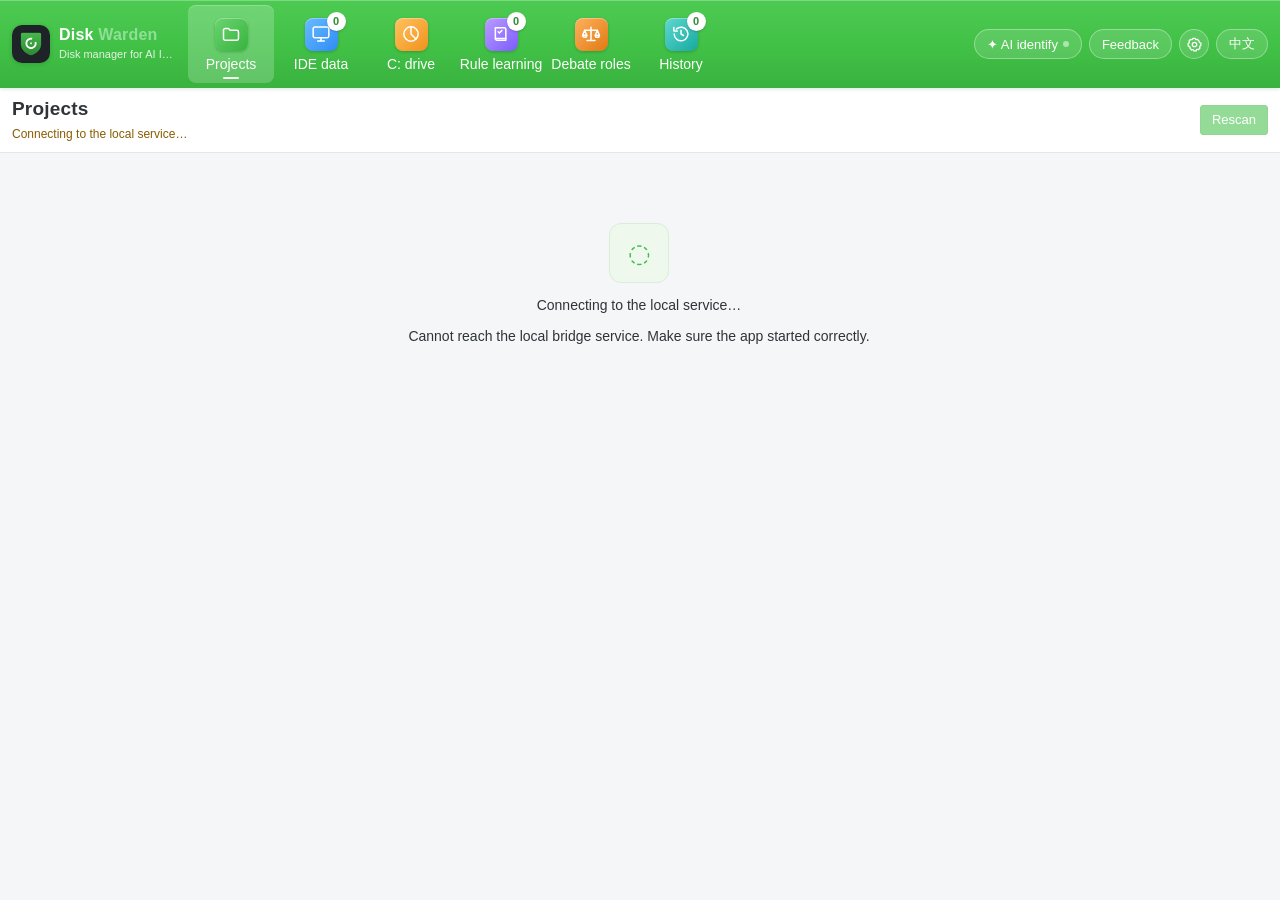
<file: ui/index.html>
<!DOCTYPE html>
<html lang="en">
<head>
<meta charset="UTF-8">
<meta name="viewport" content="width=device-width, initial-scale=1">
<title>Disk Warden</title>
<link rel="icon" href="assets/brand/favicon.ico">
<style>
/* ============================================================
   Disk Warden — 360 安全卫士风格 / 桌面客户端布局
   竖版导航 + 竖向列表 Tab + 固定工具栏，弱化网页感。
   ============================================================ */
:root{
  --green:#3fbf44; --green-dark:#2fa838; --green-deep:#238b2c;
  --green-soft:#eef8ed; --green-line:#d5ecd3;
  --bg:#f4f6f7; --panel:#ffffff; --panel-2:#fafbfc;
  --line:#e3e7eb; --line-soft:#edf0f3;
  --text:#2f3439; --text-2:#5b646d; --muted:#7d8791; --dim:#98a2ac;
  --blue:#2f8bf5; --blue-2:#1d74dc; --red:#e5484d; --amber:#d98500;
  /* 可访问性色板（主机端交互设计 v0.2 §4.2.1，产品已批准）：黄=待确认 + 禁用态 */
  --amber-ink:#8a5c00; --amber-line:#f1dcaa; --amber-bar:#cc7300; --disabled-ink:#838d97;
  --violet:#7c5cff;
  --radius:5px; --radius-sm:3px;
  /* 桌面端字号阶梯：最小 11px，正文 14px（100% DPI 可读） */
  --fs-micro:11px; --fs-meta:12px; --fs-body:13px; --fs-strong:14px;
  --fs-sub:15px; --fs-title:16px; --fs-page:19px; --fs-kpi:26px;
  --shadow:0 12px 30px rgba(31,45,61,.16);
}
*{margin:0;padding:0;box-sizing:border-box}
html,body{height:100%}
body{
  font-family:"Microsoft YaHei UI","Microsoft YaHei","PingFang SC","Hiragino Sans GB",-apple-system,"Segoe UI",sans-serif;
  background:var(--bg); color:var(--text); overflow:hidden; font-size:var(--fs-strong); line-height:1.55;
}
button,input,select,textarea{font-family:inherit;font-size:inherit;color:inherit}
button{cursor:pointer}
a{color:var(--blue);text-decoration:none}
::-webkit-scrollbar{width:8px;height:8px}
::-webkit-scrollbar-thumb{background:#c7cfd6;border-radius:4px;border:2px solid var(--bg)}
::-webkit-scrollbar-thumb:hover{background:#aeb8c0}
::-webkit-scrollbar-track{background:transparent}
:focus-visible{outline:2px solid #7fd383;outline-offset:1px;border-radius:3px}

.app{display:flex;flex-direction:column;height:100vh;min-width:1024px;background:var(--bg)}

/* ---------- 顶部绿色导航 ---------- */
.topnav{
  height:96px;flex-shrink:0;display:flex;align-items:center;gap:10px;padding:0 16px;
  background:linear-gradient(180deg,#4dca52 0%,#41c046 55%,#39b23f 100%);color:#fff;
  position:relative;z-index:30;
  box-shadow:inset 0 1px 0 rgba(255,255,255,.28),0 1px 4px rgba(26,90,34,.16);
}
.brand{width:190px;flex-shrink:0;display:flex;align-items:center;gap:9px;min-width:0}
.brand-logo{width:38px;height:38px;flex-shrink:0;border-radius:10px;box-shadow:0 1px 4px rgba(20,60,24,.22)}
.brand-text{min-width:0}
.brand-name{font-size:var(--fs-title);font-weight:700;letter-spacing:.2px;line-height:1.2;white-space:nowrap}
.brand-name em{font-style:normal;font-weight:600;color:#8fe096}
.brand-sub{font-size:var(--fs-micro);color:rgba(255,255,255,.84);margin-top:2px;white-space:nowrap;overflow:hidden;text-overflow:ellipsis}
.nav{display:flex;align-items:center;gap:4px;height:100%;flex:1;min-width:0}
.nav-item{
  width:96px;height:84px;flex:0 0 auto;display:flex;flex-direction:column;align-items:center;justify-content:center;gap:6px;
  border:none;background:transparent;color:#fff;border-radius:8px;position:relative;
  transition:background .12s;font-size:var(--fs-strong);white-space:nowrap;
}
.nav-item:hover{background:rgba(255,255,255,.13)}
.nav-item.active{background:rgba(255,255,255,.2);box-shadow:inset 0 1px 0 rgba(255,255,255,.22)}
.nav-item.active::after{content:"";position:absolute;left:50%;bottom:4px;transform:translateX(-50%);width:16px;height:2px;border-radius:2px;background:#fff;opacity:.92}
.nav-ico{
  width:33px;height:33px;border-radius:8px;display:flex;align-items:center;justify-content:center;
  color:#fff;background:linear-gradient(135deg,var(--ico-1,#63b8ff),var(--ico-2,#2f8bf5));
  box-shadow:0 1px 3px rgba(0,0,0,.2),inset 0 1px 0 rgba(255,255,255,.32);
  position:relative;flex-shrink:0;
}
.nav-ico svg{width:20px;height:20px}
.nav-ico .nav-count{
  position:absolute;top:-6px;right:-8px;min-width:19px;height:19px;padding:0 5px;border-radius:10px;
  background:#fff;color:#2f8e35;font-size:var(--fs-micro);font-weight:700;line-height:19px;text-align:center;
  box-shadow:0 1px 2px rgba(0,0,0,.2);
}
.nav-name{line-height:1}
.system{display:flex;align-items:center;gap:7px;margin-left:auto;padding-left:10px;flex-shrink:0}
.system-chip{
  display:inline-flex;align-items:center;justify-content:center;gap:5px;height:30px;padding:0 12px;
  border-radius:15px;border:1px solid rgba(255,255,255,.34);background:rgba(255,255,255,.13);
  color:#fff;font-size:var(--fs-body);white-space:nowrap;transition:background .12s;
}
.system-chip:hover{background:rgba(255,255,255,.27)}
.system-chip.icon{width:30px;padding:0;border-radius:50%}
.system-chip.icon svg{width:17px;height:17px}
.system-chip .ai-dot{width:6px;height:6px;border-radius:50%;background:rgba(255,255,255,.5);flex-shrink:0}
.system-chip .ai-dot.on{background:#fff;box-shadow:0 0 0 2px rgba(255,255,255,.35)}
.system-ver{font-size:var(--fs-meta);color:rgba(255,255,255,.75);margin-left:2px;white-space:nowrap}

/* ---------- 主区 ---------- */
.main{flex:1;min-width:0;display:flex;flex-direction:column;overflow:hidden;background:var(--bg)}
.topbar{
  flex-shrink:0;display:flex;align-items:center;justify-content:space-between;gap:16px;
  padding:10px 16px;background:#fff;border-bottom:1px solid var(--line);z-index:5;
}
.topbar h1{font-size:var(--fs-page);font-weight:700;color:#2f3439;line-height:1.3;letter-spacing:.2px}
.scan-meta{font-size:var(--fs-meta);color:var(--dim);margin-top:3px;display:flex;align-items:center;gap:6px;flex-wrap:wrap}
.scan-meta .live-dot{width:6px;height:6px;border-radius:50%;background:var(--green);flex-shrink:0}
.top-actions{display:flex;align-items:center;gap:7px;flex-wrap:wrap;justify-content:flex-end}
.main-scroll{flex:1;min-height:0;overflow:hidden;padding:12px 16px 16px;background:var(--bg);display:flex;flex-direction:column}
#view{flex:1;min-height:0;display:flex;flex-direction:column}

/* ---------- 按钮 ---------- */
.btn{
  display:inline-flex;align-items:center;justify-content:center;gap:5px;padding:7px 14px;border-radius:3px;
  font-size:var(--fs-strong);font-weight:400;border:1px solid transparent;line-height:1.2;
  transition:background .12s,border-color .12s,color .12s;white-space:nowrap;
}
.btn-primary{background:#3fbf44;color:#fff;border-color:#38b13e}
.btn-primary:hover{background:#35ac3a;border-color:#2fa336}
.btn-primary:active{background:#2fa838}
.btn-ghost{background:#fff;color:#4a545e;border-color:#d7dee4}
.btn-ghost:hover{background:#f6f8fa;border-color:#b9c4cc;color:#2f3439}
.btn-danger{background:#fff;color:#d9363e;border-color:#ecc0be}
.btn-danger:hover{background:#e5484d;border-color:#e5484d;color:#fff}
.btn-soft{background:var(--green-soft);color:#2f8f35;border-color:var(--green-line)}
.btn-soft:hover{background:#ddf3db}
.btn-sm{padding:6px 11px;font-size:var(--fs-body)}
.btn-xs{padding:3px 8px;font-size:var(--fs-meta);border-radius:2px}
.btn[disabled],.btn.disabled{opacity:.55;cursor:not-allowed}
.btn[disabled]:hover,.btn.disabled:hover{background:inherit;color:inherit;border-color:inherit}
.modal-foot .btn{padding:6px 16px}

.v-red{color:var(--red)} .v-blue{color:var(--blue)} .v-green{color:#2f8e35} .v-amber{color:var(--amber-ink)} .v-violet{color:var(--violet)}

/* ---------- 内容与分栏 ---------- */
.content{display:flex;flex-direction:column;gap:12px;min-width:0;flex:1;min-height:0;overflow-y:auto;overflow-x:hidden;padding-right:2px}
.content > .panel{flex-shrink:0}
.split-layout{display:grid;grid-template-columns:272px minmax(0,1fr);align-items:stretch;gap:12px;min-width:0;flex:1;min-height:0;overflow:hidden}
.split-layout > .bar{min-width:0;padding:9px;min-height:0;overflow:hidden}
.split-layout > .panel{min-width:0;min-height:0;display:flex;flex-direction:column;overflow:hidden}
.narrow{max-width:860px;width:100%;margin:0 auto}

.panel{background:var(--panel);border:1px solid var(--line);border-radius:5px;min-width:0}
.panel-head{padding:10px 14px;border-bottom:1px solid var(--line-soft);display:flex;align-items:center;justify-content:space-between;gap:8px}
.panel-head h2{font-size:var(--fs-sub);font-weight:700;color:#2f3439;display:flex;align-items:center;gap:7px}
.panel-head h2::before{content:"";width:3px;height:15px;border-radius:1px;background:var(--green);flex-shrink:0}
.panel-head .hint{font-size:var(--fs-meta);color:var(--dim)}
.panel-body{padding:12px 14px}
/* 面板内滚动：标题栏与表单固定，列表自身滚动（规则页） */
.panel-scroll{display:flex;flex-direction:column;min-height:0;flex:1}
.content > .panel.panel-scroll{flex-shrink:1}
.panel-scroll > .panel-body{flex:1;min-height:0;display:flex;flex-direction:column;gap:10px;overflow:hidden}
.panel-scroll > .panel-body > *{flex-shrink:0}
.panel-scroll .scroll-y{flex:1;min-height:0;overflow-y:auto;overflow-x:hidden;padding-right:3px}
.panel-scroll .scroll-y > .table thead th{position:sticky;top:0;z-index:1;box-shadow:inset 0 -1px 0 var(--line)}
.content > .cols{display:grid;gap:12px;flex:1;min-height:0;grid-template-rows:minmax(0,1fr);align-items:stretch;grid-template-columns:minmax(0,1fr) minmax(0,1.22fr)}
.content > .cols.cols-disk{grid-template-columns:minmax(0,1.3fr) minmax(0,1fr)}
.content > .cols > .panel{min-height:0;max-height:100%}
.panel-scroll .scroll-y.scroll-fit{flex:0 1 auto}
.cols .trow.pend,.modal .trow.pend{grid-template-columns:minmax(0,1fr) auto;row-gap:3px;align-items:center;white-space:normal;padding:9px 12px}
.cols .trow.pend .tcell.tpath,.modal .trow.pend .tcell.tpath{grid-column:1;grid-row:1}
.cols .trow.pend .tcell.tsize,.modal .trow.pend .tcell.tsize{grid-column:2;grid-row:1;justify-self:end}
.cols .trow.pend .tcell.tdesc,.modal .trow.pend .tcell.tdesc,.cols .trow.pend .tcell.wrap,.modal .trow.pend .tcell.wrap{grid-column:1/-1;grid-row:2}
.cols .trow.pend .tcell.acts,.modal .trow.pend .tcell.acts{grid-column:1/-1;grid-row:3;justify-content:flex-end}
.rule-form{grid-template-columns:1.2fr .8fr .8fr 1.3fr 1.1fr auto;align-items:end}
.cols .rule-form{grid-template-columns:minmax(0,1fr) minmax(0,1fr);row-gap:8px;align-items:end}
.cols .rule-form > button{justify-self:end;white-space:nowrap}
.toolbar{display:flex;gap:6px;align-items:center;margin-bottom:9px;flex-wrap:wrap}
.search{flex:1;min-width:100px;background:#fff;border:1px solid #d7dee4;border-radius:3px;padding:7px 9px;font-size:var(--fs-body);color:var(--text);transition:border-color .12s}
.search::placeholder{color:#aab3bc}
.search:focus{outline:none;border-color:#7fd383}

.legend{display:flex;gap:8px;align-items:center;flex-wrap:wrap;font-size:var(--fs-meta);color:var(--muted)}
.legend .dot{width:6px;height:6px;border-radius:50%;display:inline-block;margin-right:3px}
.dot-green{background:var(--green)} .dot-red{background:var(--red)} .dot-amber{background:var(--amber-bar)} .dot-blue{background:var(--blue)} .dot-gray{background:#aab3bc}

/* 列表栏 */
.bar{background:#fff;border:1px solid var(--line);border-radius:5px;display:flex;flex-direction:column;gap:9px;min-width:0}
.bar-title{font-size:var(--fs-strong);font-weight:700;color:#2f3439;white-space:nowrap;display:flex;align-items:center;gap:6px}
.bar-title::before{content:"";width:3px;height:14px;border-radius:1px;background:var(--green);flex-shrink:0}
.bar-hint{font-size:var(--fs-meta);color:var(--dim);white-space:nowrap}
.chip-row{display:flex;align-items:center;gap:4px;flex-wrap:wrap}
.split-layout .bar-top{display:grid;grid-template-columns:minmax(0,1fr) auto;align-items:center;gap:6px 8px;min-width:0}
.split-layout .bar-top .bar-hint{text-align:right}
.split-layout .bar-top .search{grid-column:1/-1;width:100%;flex:none}
.split-layout .bar-top .chip-row{grid-column:1/-1}
.split-layout .bar-top .legend{grid-column:1/-1;margin-left:0;flex-direction:column;align-items:flex-start;gap:2px;font-size:var(--fs-meta);line-height:1.5}

/* 竖向 Tab 列表：列表栏头固定，列表区自身滚动 */
.split-layout .bar-top{flex:0 0 auto}
.split-layout .ide-bar{flex:1;min-height:0;overflow-y:auto;overflow-x:hidden;display:flex;flex-direction:column;gap:2px;padding:1px 3px 2px 0}
.split-layout .proj-bar,
.split-layout .hist-bar{flex:1;min-height:0;overflow-y:auto;overflow-x:hidden;display:flex;flex-direction:column;align-items:stretch;gap:6px;padding:1px 3px 2px 0}
.split-layout .ide-item,
.split-layout .proj-card,
.split-layout .hist-card{
  width:100%;min-width:0;flex:none;border-radius:3px;border:1px solid transparent;
  background:transparent;box-shadow:none;text-align:left;transition:background .12s,border-color .12s;
}
.split-layout .ide-item:hover,
.split-layout .proj-card:hover,
.split-layout .hist-card:hover{background:#f5f8fa;border-color:#e8edf1}
.split-layout .ide-item.active,
.split-layout .proj-card.active,
.split-layout .hist-card.active{background:var(--green-soft);border-color:var(--green-line);box-shadow:inset 3px 0 0 var(--green)}

.split-layout .ide-item{display:grid;grid-template-columns:28px minmax(0,1fr) auto;align-items:center;gap:8px;padding:7px 8px}
.split-layout .ide-top{display:contents}
.split-layout .ide-mark{width:28px;height:28px;font-size:var(--fs-meta);border-radius:5px}
.split-layout .ide-name{font-size:var(--fs-strong);font-weight:600;color:#33383d}
.split-layout .ide-sub{font-size:var(--fs-micro);color:var(--dim);margin-top:1px}
.split-layout .ide-foot{display:flex;flex-direction:column;align-items:flex-end;gap:2px;white-space:nowrap}
.split-layout .ide-size{font-size:var(--fs-meta);color:#4a545e}
.split-layout .ide-item .badge{font-size:var(--fs-micro);padding:0 4px;line-height:1.6}
.split-layout .run-dot{width:4px;height:4px;margin-right:2px}

.split-layout .proj-card{padding:8px 9px;gap:4px}
.split-layout .pc-name{font-size:var(--fs-strong);font-weight:600}
.split-layout .pc-path{font-size:var(--fs-micro)}
.split-layout .pc-size{font-size:var(--fs-meta)}
.split-layout .pc-foot .dim{display:none}
.split-layout .hist-card{padding:8px 9px;gap:4px}
.split-layout .hc-name{font-size:var(--fs-strong);font-weight:600}
.split-layout .hc-meta{font-size:var(--fs-micro)}
.split-layout .hc-size{font-size:var(--fs-meta)}

/* ---------- 徽标 ---------- */
.badge{display:inline-flex;align-items:center;gap:4px;font-size:var(--fs-micro);font-weight:600;padding:1px 6px;border-radius:2px;line-height:1.5;white-space:nowrap}
.b-green{background:#eaf7e8;color:#2f8e35;border:1px solid #d0eccd}
.b-red{background:#fff0ef;color:#d9363e;border:1px solid #f2c9c6}
.b-amber{background:#fff7e6;color:var(--amber-ink);border:1px solid var(--amber-line)}
.b-blue{background:#eef5ff;color:#1f6fd0;border:1px solid #cfe2fb}
.b-gray{background:#f2f4f6;color:#7d8791;border:1px solid #e1e6ea}
.b-violet{background:#f3efff;color:#6f4bd8;border:1px solid #ddd0fb}
.b-plain{background:#fff;color:var(--muted);border:1px solid #e1e6ea;font-weight:600}

.detail{display:flex;flex-direction:column;gap:14px;padding:16px 18px 18px}
.split-layout .detail{padding:14px 16px 16px;flex:1;min-height:0;overflow-y:auto;overflow-x:hidden;display:flex;flex-direction:column}
.split-layout .detail > *{flex-shrink:0}
.split-layout .detail > .actions{position:sticky;bottom:0;z-index:2;background:var(--panel);margin:auto -16px -16px;padding:12px 16px 14px;box-shadow:0 -8px 14px -12px rgba(31,45,61,.22)}
.detail-head{display:flex;align-items:flex-start;justify-content:space-between;gap:12px}
.detail-title{display:flex;align-items:center;gap:9px;min-width:0}
.detail-title > div{min-width:0}
.detail-title h2{font-size:var(--fs-page);font-weight:700;color:#2f3439}
.detail-path{font-size:var(--fs-meta);color:var(--dim);font-family:Consolas,monospace;margin-top:3px;white-space:nowrap;overflow:hidden;text-overflow:ellipsis;max-width:min(660px,60vw)}
.detail-badges{display:flex;gap:5px;flex-wrap:wrap;justify-content:flex-end;flex-shrink:0}

.banner{display:flex;gap:8px;padding:8px 10px;border-radius:3px;font-size:var(--fs-body);line-height:1.55;border:1px solid}
.banner .b-ico{flex-shrink:0;font-size:var(--fs-sub);line-height:1.3}
.banner.warn{background:#fff9ea;border-color:var(--amber-line);color:var(--amber-ink)}
.banner.danger{background:#fff1f0;border-color:#f2c9c6;color:#c92f36}
.banner.info{background:#eff6ff;border-color:#cfe2fb;color:#1f6fd0}
.banner.ok{background:#f0faf0;border-color:#d0eccd;color:#2f8e35}
.banner b{font-weight:700}
.banner .btn{margin-top:5px}
.banner-actions{display:flex;gap:5px;margin-top:5px;flex-wrap:wrap}
.banner>div{min-width:0}
.banner-actions .tag{max-width:100%;overflow:hidden;text-overflow:ellipsis}
.proc-list{max-height:80px;overflow-y:auto;padding-right:2px}

.preview-card{background:#f7faf7;border:1px solid #e2eee0;border-radius:4px;padding:10px 12px}
.preview-top{display:flex;align-items:center;justify-content:space-between;margin-bottom:6px}
.preview-top .t{font-size:var(--fs-meta);font-weight:700;color:#2f8e35;letter-spacing:.3px}
.kv{display:flex;align-items:baseline;justify-content:space-between;gap:12px;font-size:var(--fs-body);padding:2px 0}
.kv .k{color:var(--muted)}
.kv .v{font-family:Consolas,monospace;color:#2f3439;font-weight:600;text-align:right;word-break:break-all}
.kv .v.ok{color:#2f8e35}
.kv .v.warn{color:var(--amber-ink)}

.section-title{display:flex;align-items:center;justify-content:space-between;gap:8px;margin-top:1px}
.section-title h3{font-size:var(--fs-body);font-weight:700;color:#4a545e;letter-spacing:.3px;display:flex;align-items:center;gap:6px}
.section-title h3::before{content:"";width:3px;height:14px;border-radius:1px;background:var(--green);flex-shrink:0}
.section-title .sub{font-size:var(--fs-meta);color:var(--dim)}
.rows{display:flex;flex-direction:column;gap:5px;min-width:0}
.row{display:flex;align-items:center;gap:9px;padding:8px 10px;background:var(--panel-2);border:1px solid #eef1f4;border-radius:3px}
.row:hover{background:#f7fafc;border-color:#e0e6eb}
.row.risk-green{box-shadow:inset 2px 0 0 var(--green)}
.row.risk-red{box-shadow:inset 2px 0 0 var(--red);background:#fdf7f7}
.row.risk-yellow{box-shadow:inset 2px 0 0 var(--amber-bar)}
.row-check{flex-shrink:0;width:16px;height:16px;accent-color:var(--green);cursor:pointer}
.row-main{flex:1;min-width:0}
.row-name{font-size:var(--fs-strong);font-weight:550;color:#33383d;display:flex;align-items:center;gap:5px;white-space:nowrap;overflow:hidden;text-overflow:ellipsis}
.row-desc{font-size:var(--fs-meta);color:var(--dim);margin-top:2px;line-height:1.4;white-space:nowrap;overflow:hidden;text-overflow:ellipsis}
.row-right{display:flex;flex-direction:column;align-items:flex-end;gap:3px;flex-shrink:0}
.row-size{font-size:var(--fs-body);font-family:Consolas,monospace;color:#4a545e;font-variant-numeric:tabular-nums}
.lock{font-size:var(--fs-body);color:#d9363e;flex-shrink:0;width:16px;text-align:center}

/* 详情行 */
.trow{display:grid;align-items:center;gap:14px;min-height:48px;padding:0 12px;background:var(--panel-2);border:1px solid #eef1f4;border-radius:4px;white-space:nowrap;transition:background .12s,border-color .12s}
.trow:hover{background:#f7fafc;border-color:#e0e6eb}
.trow.risk-green{box-shadow:inset 3px 0 0 var(--green)}
.trow.risk-red{box-shadow:inset 3px 0 0 var(--red);background:#fdf7f7}
.trow.risk-yellow{box-shadow:inset 3px 0 0 var(--amber-bar);background:#fffbf3}
.trow.dir{grid-template-columns:18px minmax(0,1.6fr) minmax(0,1.15fr) 84px 106px}
.trow.proj{grid-template-columns:18px minmax(0,1.6fr) minmax(0,1.2fr) 84px 106px}
.trow.pend{grid-template-columns:minmax(0,1.6fr) minmax(0,1.1fr) 84px auto}
.trow.cap{grid-template-columns:minmax(0,1.6fr) minmax(0,1.1fr) 84px 98px}
.tcell{display:block;min-width:0;overflow:hidden;text-overflow:ellipsis;white-space:nowrap}
.tcell.lockcell{display:flex;align-items:center;justify-content:center;overflow:visible}
.tcell.tpath{font-size:var(--fs-strong);font-weight:550;color:#33383d;font-family:Consolas,monospace}
.tcell.tpath.badged{display:flex;align-items:center;gap:6px}
.tcell.tpath.badged .badge{flex-shrink:0}
.tcell.tpath.badged .tp{min-width:0;overflow:hidden;text-overflow:ellipsis;white-space:nowrap}
.tcell.tdesc{font-size:var(--fs-meta);color:var(--dim)}
.tcell.tsize{font-size:var(--fs-body);font-family:Consolas,monospace;color:#4a545e;text-align:right;font-variant-numeric:tabular-nums}
.tcell.acts{display:flex;align-items:center;justify-content:flex-end;gap:5px;overflow:visible}
.trow.pend.has-sug{align-items:start;padding:10px 12px;white-space:normal}
.trow.pend.has-sug .tcell.wrap{white-space:normal;overflow:visible}
.trow.pend.has-sug .tcell.tpath{padding-top:2px}

.kvbar{display:flex;align-items:stretch;background:#f7faf7;border:1px solid #e2eee0;border-radius:4px;overflow:hidden}
.kvbar .kv-item{display:flex;flex-direction:column;justify-content:center;gap:3px;padding:10px 12px;min-width:0;flex:1}
.kvbar .kv-item.wide{flex:2.2}
.kvbar .kv-item + .kv-item{border-left:1px solid #e7f0e6}
.kvbar .k{font-size:var(--fs-meta);color:var(--muted);white-space:nowrap;min-width:0;overflow:hidden;text-overflow:ellipsis}
.kvbar .v{font-size:var(--fs-body);font-family:Consolas,monospace;color:#2f3439;font-weight:600;white-space:nowrap;overflow:hidden;text-overflow:ellipsis}
.kvbar .v.ok{color:#2f8e35}
.kvbar .v.warn{color:var(--amber-ink)}

/* 错误明细 / 失败项：逐条独占一行，路径在上、原因在下（长路径不截断、不与原因叠字） */
.err-list{display:flex;flex-direction:column;gap:5px;min-width:0}
.err-item{display:flex;flex-direction:column;gap:2px;min-width:0;padding:8px 11px;border-radius:3px;background:#fdf7f7;border:1px solid #f2c9c6}
.err-item .e-path{font-size:var(--fs-meta);font-family:Consolas,monospace;color:#33383d;line-height:1.5;overflow-wrap:anywhere}
.err-item .e-msg{font-size:var(--fs-meta);color:#c92f36;line-height:1.5;overflow-wrap:anywhere}
.err-item.plain{background:var(--panel-2);border-color:#eef1f4}
.err-item.plain .e-msg{color:#5b646d}
/* 需要核对/复制的长值：纵向逐条、自动换行、附复制入口 */
.err-item .val-head{display:flex;align-items:center;justify-content:space-between;gap:8px;min-width:0}
.err-item .val-head .e-k{font-size:var(--fs-meta);color:var(--muted);line-height:1.4;overflow-wrap:anywhere}
.copy-btn{flex-shrink:0;border:1px solid #d9e2ea;background:#fff;color:#4a545e;border-radius:3px;padding:1px 7px;font-size:11px;line-height:16px;cursor:pointer}
.copy-btn:hover{border-color:#a9bacb;color:#2f3439}
.copy-btn:active{background:#eef2f5}
.sw{width:34px;height:19px;border-radius:10px;background:#cbd3db;position:relative;border:none;flex-shrink:0;transition:background .12s}
.sw::after{content:"";position:absolute;top:3px;left:3px;width:13px;height:13px;border-radius:50%;background:#fff;box-shadow:0 1px 2px rgba(0,0,0,.16);transition:left .14s}
.sw.on{background:var(--green)}
.sw.on::after{left:18px}

.actions{display:flex;gap:7px;align-items:center;flex-wrap:wrap;padding-top:12px;border-top:1px solid var(--line-soft)}
.actions .spacer{flex:1}
.actions .note{font-size:var(--fs-meta);color:var(--dim)}

/* ---------- StockSenate 辩论角色模型（QUOT-520） ---------- */
.senate-table td{padding:8px}
.senate-table .role-cell{white-space:nowrap}
.senate-table .role-name{font-family:Consolas,monospace;font-size:var(--fs-body);font-weight:600;color:#33383d}
.senate-table .alias{display:block;font-size:var(--fs-micro);color:var(--dim);font-weight:400}
.senate-table .senate-dirty[hidden]{display:none}
.senate-table .senate-lbl{display:none;font-size:var(--fs-micro);color:var(--muted);margin-bottom:2px}
.senate-input{display:block;width:100%;min-width:104px;background:#fff;border:1px solid #d7dee4;border-radius:3px;padding:6px 8px;font-size:var(--fs-body);color:var(--text);font-family:Consolas,monospace}
select.senate-input{font-family:inherit}
.senate-input:focus{outline:none;border-color:#7fd383}
.senate-input::placeholder{color:#aab3bc}
.senate-table td.env-cell{min-width:132px}
.senate-table td.acts-cell{text-align:right;white-space:nowrap}
.senate-table .row-hint{font-size:var(--fs-micro);color:var(--dim);margin-top:3px;line-height:1.4}
.senate-meta{display:flex;gap:8px;flex-wrap:wrap;align-items:center;font-size:var(--fs-meta);color:var(--muted)}
.senate-meta .tag{max-width:100%;overflow:hidden;text-overflow:ellipsis;white-space:nowrap}
@media (max-width:1080px){
  .senate-table tr td{flex:1 1 200px;padding:2px 0}
  .senate-table tr td:first-child{flex:1 1 auto;min-width:120px}
  .senate-table tr td:nth-child(2){flex:0 0 auto}
  .senate-table tr td.acts-cell{flex:0 0 auto;text-align:left}
  .senate-table .senate-lbl{display:block}
}

.tag{display:inline-flex;align-items:center;gap:3px;font-size:var(--fs-micro);color:var(--muted);background:#f2f5f7;border:1px solid #e1e6ea;border-radius:2px;padding:1px 5px;white-space:nowrap}
.tag-code{font-family:Consolas,monospace;font-size:var(--fs-micro);color:#2f8e35;background:#eef8ed;border-color:#d7edd5}

.empty{display:flex;flex-direction:column;align-items:center;justify-content:center;text-align:center;padding:60px 24px;gap:9px}
.empty-ico{width:60px;height:60px;border-radius:12px;background:#eef8ed;color:#3fbf44;display:flex;align-items:center;justify-content:center;font-size:var(--fs-kpi);margin-bottom:3px;border:1px solid #d9eed7}
.empty h3{font-size:var(--fs-title);color:#2f3439;font-weight:700}
.empty p{font-size:var(--fs-body);color:var(--muted);line-height:1.65;max-width:440px}
.empty .actions{border:none;padding-top:6px}
.empty-list{display:flex;gap:5px;flex-wrap:wrap;justify-content:center;margin-top:2px}

.scanning{padding:16px 18px}
.scanning h3{font-size:var(--fs-sub);color:#2f3439;margin-bottom:3px}
.scanning .lead{font-size:var(--fs-body);color:var(--muted);margin-bottom:12px}
.progress{height:7px;background:#e9eef0;border-radius:3px;overflow:hidden;border:1px solid #e1e7ec}
.progress i{display:block;height:100%;background:linear-gradient(90deg,#63d168,#3fbf44);border-radius:3px;transition:width .3s ease}
.progress-meta{display:flex;justify-content:space-between;font-size:var(--fs-meta);color:var(--dim);margin-top:6px}
.stage-list{display:flex;flex-direction:column;gap:1px;margin-top:14px}
.stage{display:flex;align-items:center;gap:8px;padding:7px 9px;border-radius:3px;font-size:var(--fs-body);color:var(--dim)}
.stage .s-ico{width:18px;height:18px;border-radius:50%;border:1.5px solid #d3dae1;display:flex;align-items:center;justify-content:center;font-size:var(--fs-micro);flex-shrink:0}
.stage.done{color:#2f8e35}
.stage.done .s-ico{border-color:#8fd68b;background:#eaf7e8;color:#2f8e35}
.stage.active{background:#f2faf1;color:#33383d}
.stage.active .s-ico{border-color:var(--green);border-top-color:transparent;animation:spin 1s linear infinite}
.stage .s-meta{margin-left:auto;font-size:var(--fs-micro);color:var(--dim);font-family:Consolas,monospace}
@keyframes spin{to{transform:rotate(360deg)}}
.skeleton{margin-top:14px;display:flex;flex-direction:column;gap:5px;opacity:.7}
.sk-row{height:30px;border-radius:3px;background:linear-gradient(90deg,#eef2f5 25%,#f7f9fb 37%,#eef2f5 63%);background-size:400% 100%;animation:shimmer 1.4s infinite}
@keyframes shimmer{0%{background-position:100% 0}100%{background-position:-100% 0}}

/* 项目 / 历史卡片（非分栏时） */
.proj-bar{display:flex;gap:8px;overflow-x:auto;overflow-y:hidden;padding-bottom:2px}
.proj-card{flex:1 1 0;min-width:196px;display:flex;flex-direction:column;gap:6px;padding:10px 12px;border-radius:4px;border:1px solid #e7ecf1;background:#fff;text-align:left}
.proj-card:hover{background:#f7faf7;border-color:#c9e6c7}
.proj-card.active{background:#f3fbf1;border-color:#8fd68b;box-shadow:inset 0 -2px 0 var(--green)}
.pc-top{display:flex;align-items:center;gap:7px;min-width:0}
.pc-name{font-size:var(--fs-strong);font-weight:600;color:#33383d;white-space:nowrap;overflow:hidden;text-overflow:ellipsis;min-width:0;flex:1}
.pc-path{font-size:var(--fs-micro);color:var(--dim);font-family:Consolas,monospace;white-space:nowrap;overflow:hidden;text-overflow:ellipsis}
.pc-foot{display:flex;align-items:center;justify-content:space-between;gap:6px;white-space:nowrap}
.pc-size{font-size:var(--fs-meta);font-family:Consolas,monospace;color:#4a545e;font-variant-numeric:tabular-nums}
.hist-bar{display:flex;gap:8px;overflow-x:auto;overflow-y:hidden;padding-bottom:2px}
.hist-card{flex:1 1 0;min-width:192px;display:flex;flex-direction:column;gap:5px;padding:9px 11px;border-radius:4px;border:1px solid #e7ecf1;background:#fff;text-align:left}
.hist-card:hover{background:#f7faf7;border-color:#c9e6c7}
.hist-card.active{background:#f3fbf1;border-color:#8fd68b;box-shadow:inset 0 -2px 0 var(--green)}
.hc-top{display:flex;align-items:center;justify-content:space-between;gap:6px;min-width:0}
.hc-name{font-size:var(--fs-strong);font-weight:600;color:#33383d;white-space:nowrap;overflow:hidden;text-overflow:ellipsis;min-width:0}
.hc-meta{font-size:var(--fs-micro);color:var(--dim);font-family:Consolas,monospace;white-space:nowrap;overflow:hidden;text-overflow:ellipsis}
.hc-foot{display:flex;align-items:center;justify-content:space-between;gap:6px;white-space:nowrap}
.hc-size{font-size:var(--fs-meta);font-family:Consolas,monospace;color:#8a949e;font-variant-numeric:tabular-nums}

.table{width:100%;border-collapse:collapse;font-size:var(--fs-strong)}
.table th{font-size:var(--fs-meta);font-weight:600;color:#8a949e;text-align:left;padding:9px 8px;border-bottom:1px solid var(--line);white-space:nowrap;background:#fafbfc}
.table td{padding:10px 8px;border-bottom:1px solid var(--line-soft);color:#4a545e;vertical-align:middle}
.table tr:last-child td{border-bottom:none}
.table tbody tr:hover td{background:#f7fafc}
.table .mono{font-family:Consolas,monospace;font-size:var(--fs-meta);color:#33383d}
.table .num{text-align:right;font-variant-numeric:tabular-nums;font-family:Consolas,monospace}
.table .right{text-align:right}
.table-wrap{overflow-x:auto}
.plan-table{table-layout:fixed}
.plan-table .path-cell{white-space:normal;overflow-wrap:anywhere;word-break:break-word}
.cell-val{display:flex;align-items:flex-start;gap:6px;min-width:0}
.cell-val .mono{flex:1;min-width:0;white-space:normal;overflow-wrap:anywhere;word-break:break-word;line-height:1.5}
.yellow-path{min-width:0;overflow-wrap:anywhere;word-break:break-word}

.form-grid{display:grid;grid-template-columns:repeat(2,minmax(0,1fr));gap:10px}
.field{display:flex;flex-direction:column;gap:4px}
.field label{font-size:var(--fs-meta);color:var(--muted);font-weight:600}
.field input,.field select{background:#fff;border:1px solid #d7dee4;border-radius:3px;padding:7px 9px;font-size:var(--fs-strong);color:var(--text);width:100%}
.field input:focus,.field select:focus{outline:none;border-color:#7fd383}
.field .hint{font-size:var(--fs-micro);color:var(--dim)}
.field.full{grid-column:1/-1}

.diskbar{display:flex;height:12px;border-radius:3px;overflow:hidden;background:#e9eef0;border:1px solid #e1e7ec}
.diskbar span{height:100%}
.disk-legend{display:flex;flex-wrap:wrap;gap:10px;margin-top:8px;font-size:var(--fs-meta);color:var(--muted)}
.disk-legend i{width:7px;height:7px;border-radius:2px;display:inline-block;margin-right:4px}

.timeline{display:flex;flex-direction:column;gap:0;padding-left:3px}
.tl-item{display:flex;gap:10px;position:relative;padding-bottom:15px}
.tl-item:not(:last-child)::before{content:"";position:absolute;left:7.5px;top:17px;bottom:0;width:1px;background:#e1e7ec}
.tl-dot{width:16px;height:16px;border-radius:50%;flex-shrink:0;display:flex;align-items:center;justify-content:center;font-size:var(--fs-micro);border:1.5px solid #cfd7de;background:#fff;color:#98a2ac;z-index:1}
.tl-dot.ok{border-color:#8fd68b;background:#eaf7e8;color:#2f8e35}
.tl-dot.err{border-color:#f0b6b3;background:#fff0ef;color:#d9363e}
.tl-dot.now{border-color:#8fd68b;background:#eaf7e8;color:#2f8e35}
.tl-body{flex:1;min-width:0}
.tl-title{font-size:var(--fs-strong);color:#33383d;font-weight:550;display:flex;align-items:center;gap:5px;flex-wrap:wrap}
.tl-meta{font-size:var(--fs-meta);color:var(--dim);margin-top:3px;line-height:1.45;word-break:break-all}
.tl-code{font-family:Consolas,monospace;font-size:var(--fs-micro);color:#d9363e;background:#fff0ef;border:1px solid #f2c9c6;padding:1px 4px;border-radius:2px;display:inline-block;margin-top:3px}

.modal-mask{position:fixed;inset:0;background:rgba(32,42,51,.42);z-index:100;display:flex;align-items:center;justify-content:center;padding:24px}
.modal{background:#fff;border:1px solid #dfe6eb;border-radius:6px;box-shadow:var(--shadow);width:580px;max-width:100%;max-height:86vh;display:flex;flex-direction:column;overflow:hidden}
.modal.wide{width:740px}
.modal-head{padding:13px 18px 11px;border-bottom:1px solid var(--line-soft);display:flex;align-items:flex-start;justify-content:space-between;gap:12px;background:#fafcfb}
.modal-head h3{font-size:var(--fs-sub);font-weight:700;color:#2f3439;display:flex;align-items:center;gap:7px}
.modal-head h3::before{content:"";width:3px;height:15px;border-radius:1px;background:var(--green);flex-shrink:0}
.modal-head .sub{font-size:var(--fs-meta);color:var(--dim);margin-top:3px;line-height:1.45}
.modal-x{background:none;border:none;color:var(--disabled-ink);font-size:var(--fs-page);line-height:1;padding:4px 6px;border-radius:3px}
.modal-x:hover{color:#2f3439;background:#eef2f5}
.modal-body{padding:14px 18px;overflow-y:auto;display:flex;flex-direction:column;gap:10px}
.modal-body > *{flex-shrink:0}
.modal-foot{padding:10px 18px;border-top:1px solid var(--line-soft);display:flex;gap:7px;justify-content:flex-end;align-items:center;flex-wrap:wrap;background:#fbfcfd}
.modal-foot .left{margin-right:auto;font-size:var(--fs-meta);color:var(--dim)}

.sum{display:grid;grid-template-columns:repeat(3,1fr);gap:7px}
.sum-box{background:#f7f9fa;border:1px solid #edf0f3;border-radius:4px;padding:10px 12px}
.sum-box .k{font-size:var(--fs-micro);color:var(--dim)}
.sum-box .v{font-size:var(--fs-sub);font-weight:700;margin-top:3px;font-variant-numeric:tabular-nums;color:#2f3439}

.settings-row{display:flex;align-items:center;justify-content:space-between;gap:14px;padding:9px 0;border-bottom:1px solid var(--line-soft)}
.settings-row:last-child{border-bottom:none}
.settings-row .k{font-size:var(--fs-strong);color:#33383d}
.settings-row .d{font-size:var(--fs-meta);color:var(--dim);margin-top:2px}
.settings-row .ctrl{flex-shrink:0}
.settings-row select,.settings-row input[type=text]{background:#fff;border:1px solid #d7dee4;border-radius:3px;padding:7px 9px;font-size:var(--fs-body);color:var(--text)}
.settings-row select:focus,.settings-row input[type=text]:focus{outline:none;border-color:#7fd383}
.settings-row input[type=text]{width:280px;font-family:Consolas,monospace}

/* ---------- 首次启动引导（macOS 未签名应用） ---------- */
.fr-steps{list-style:none;margin:0;padding:0;display:flex;flex-direction:column;gap:9px}
.fr-steps li{display:flex;gap:10px;align-items:flex-start;font-size:var(--fs-body);line-height:1.65;color:var(--text)}
.fr-n{flex-shrink:0;width:20px;height:20px;border-radius:50%;background:#eef3f7;color:var(--text-2);font-size:var(--fs-micro);font-weight:700;display:flex;align-items:center;justify-content:center;margin-top:3px}
.fr-adv{border:1px solid var(--line-soft);border-radius:5px;background:#fbfcfd;padding:9px 11px}
.fr-adv summary{cursor:pointer;font-size:var(--fs-meta);font-weight:600;color:var(--text-2);list-style:none}
.fr-adv summary::-webkit-details-marker{display:none}
.fr-adv summary::before{content:"▸ ";color:var(--dim)}
.fr-adv[open] summary::before{content:"▾ "}
.fr-adv .cmd{display:block;margin-top:8px;padding:8px 10px;background:#f4f7f9;border:1px solid #e4eaef;border-radius:4px;font-size:var(--fs-meta);overflow-wrap:anywhere;user-select:all}
.fr-adv p{margin:8px 0 0;font-size:var(--fs-meta);color:var(--dim);line-height:1.6}
.fr-adv .row-flex{margin-top:8px}

.toast{position:fixed;bottom:24px;left:50%;transform:translate(-50%,8px);background:#333b43;border:1px solid #454e57;color:#fff;padding:8px 14px;border-radius:3px;font-size:var(--fs-body);box-shadow:0 8px 24px rgba(0,0,0,.2);opacity:0;pointer-events:none;transition:opacity .15s,transform .15s;z-index:300;max-width:70vw;overflow-wrap:anywhere}
.toast.show{opacity:1;transform:translate(-50%,0)}

.nav-label{font-size:var(--fs-micro);font-weight:700;color:#a0a9b2;letter-spacing:.6px;padding:4px 6px 3px}

/* ---------- 规则：按软件列表（扁平行，点击开弹窗） ---------- */
.appgrp{background:transparent;border-bottom:1px solid var(--line-soft)}
.appgrp:last-child{border-bottom:none}
.ag-head{display:flex;align-items:center;gap:10px;width:100%;padding:10px 8px;background:transparent;border:none;text-align:left;border-radius:4px;transition:background .12s}
.ag-head:hover{background:#f4f8f6}
.ag-mark{width:26px;height:26px;border-radius:6px;flex-shrink:0;display:flex;align-items:center;justify-content:center;color:#fff;font-size:var(--fs-micro);font-weight:700;letter-spacing:.3px;opacity:.9}
.ag-main{flex:1;min-width:0}
.ag-name{display:block;font-size:var(--fs-strong);font-weight:600;color:#33383d;white-space:nowrap;overflow:hidden;text-overflow:ellipsis}
.ag-sub{display:block;font-size:var(--fs-meta);color:var(--dim);margin-top:2px;white-space:nowrap;overflow:hidden;text-overflow:ellipsis}
.ag-stats{display:flex;align-items:center;gap:9px;flex-shrink:0;font-size:var(--fs-meta);color:var(--muted)}
.ag-dot{display:inline-flex;align-items:center;gap:3px;white-space:nowrap}
.ag-hits{font-family:Consolas,monospace;font-variant-numeric:tabular-nums;color:#4a545e;white-space:nowrap}
.ag-go{font-size:var(--fs-meta);color:#2f8e35;flex-shrink:0;display:inline-flex;align-items:center;gap:3px;white-space:nowrap}
.ag-caret{font-style:normal;display:inline-block;font-weight:700;transition:transform .12s}
.ag-head:hover .ag-caret{transform:translateX(2px)}
.rule-form.mform{grid-template-columns:minmax(0,1.4fr) minmax(0,1fr) minmax(0,1fr);row-gap:8px;align-items:end}
.mform > .mwide{grid-column:span 2}
.mform > button{justify-self:end;white-space:nowrap}

/* ---------- AI 识别 ---------- */
.btn-ai{background:#f5f1ff;color:#6f4bd8;border-color:#ddd0fb}
.btn-ai:hover{background:#eae3ff;border-color:#c8b6fb;color:#5b35c8}
.ai-key{display:inline-flex;align-items:center;gap:5px;font-family:Consolas,monospace;font-size:var(--fs-micro);color:#6f4bd8;background:#f6f2ff;border:1px solid #e2d8fb;border-radius:10px;padding:2px 8px;white-space:nowrap}
.suggest{display:flex;flex-direction:column;gap:4px}
.sug-top{display:flex;align-items:center;gap:6px;flex-wrap:wrap}
.sug-reason{font-size:var(--fs-body);color:#4a545e}
.conf{font-family:Consolas,monospace;font-weight:700;color:#6f4bd8}

.muted{color:var(--muted)} .dim{color:var(--dim)} .ok{color:#2f8e35} .warn{color:var(--amber-ink)} .bad{color:var(--red)}
.mono{font-family:Consolas,"SFMono-Regular",monospace;font-variant-numeric:tabular-nums}
.nowrap{white-space:nowrap} .truncate{overflow:hidden;text-overflow:ellipsis;white-space:nowrap}
.row-flex{display:flex;align-items:center;gap:8px;flex-wrap:wrap}
.mt-2{margin-top:8px} .mt-3{margin-top:12px} .mt-4{margin-top:16px}
.center{text-align:center}
.divider{height:1px;background:var(--line-soft);margin:2px 0}

@media (max-width:1280px){
  .topnav{height:88px;padding:0 12px}
  .brand{width:166px}
  .brand-name{font-size:var(--fs-title)}
  .nav-item{width:86px;height:78px}
  .system-ver{display:none}
  .main-scroll{padding:10px 12px 18px}
  .topbar{padding:9px 12px}
  .trow.dir{grid-template-columns:17px minmax(0,1.55fr) minmax(0,1.05fr) 80px 98px;gap:11px}
  .trow.proj,.trow.pend,.trow.cap{gap:11px}
  .detail-path{max-width:min(520px,52vw)}
}
@media (max-width:1180px){
  .split-layout{grid-template-columns:220px minmax(0,1fr)}
  .split-layout .bar{padding:7px}
  .split-layout .ide-item{grid-template-columns:26px minmax(0,1fr) auto;gap:6px}
  .split-layout .ide-mark{width:26px;height:26px;font-size:var(--fs-meta)}
  .split-layout .ide-name{font-size:var(--fs-strong)}
  .split-layout .ide-item .badge{font-size:var(--fs-meta)}
  .split-layout .bar-top .legend{font-size:var(--fs-meta)}
  .kvbar .kv-item{padding:9px 10px}
  .kvbar .v{font-size:var(--fs-strong)}
}
@media (max-width:1239px){
  .content > .cols{display:flex;flex-direction:column;flex:none;min-height:0}
  .content > .cols > .panel.panel-scroll{flex:none}
  .content > .cols > .panel.panel-scroll > .panel-body{overflow:visible;flex:none}
  .content > .cols .scroll-y{overflow:visible;flex:none}
}
/* ---------- ≤1080：最小可用宽度 1024 档（设计文档 §11.4.1 / §4.4） ---------- */
@media (max-width:1080px){
  .topnav{height:80px}
  /* 六个导航项：固定宽度会挤到文字重叠，改为按内容伸缩 */
  .nav-item{width:auto;min-width:64px;flex:0 1 auto;gap:5px;padding:0 4px}
  .nav-name{max-width:100%;overflow:hidden;text-overflow:ellipsis;white-space:nowrap}
  .brand{width:150px}
  .nav-ico{width:30px;height:30px}.nav-ico svg{width:18px;height:18px}
  .split-layout{grid-template-columns:200px minmax(0,1fr)}
  .system-chip{padding:0 9px;font-size:var(--fs-body)}
  .empty{padding:40px 20px}
  .modal,.modal.wide{width:min(580px,calc(100vw - 32px))}
  /* 表格 → 行卡：横向滚动只允许在 ≥1080 生效 */
  .table-wrap{overflow:visible}
  .table,.table tbody{display:block;width:100%}
  .table thead{display:none}
  .table tr{display:flex;flex-wrap:wrap;align-items:center;gap:3px 10px;min-height:44px;padding:9px 12px;margin-bottom:6px;background:var(--panel-2);border:1px solid #eef1f4;border-radius:4px}
  .table td{display:block;padding:0;border:none;text-align:left;white-space:normal}
  .table td:first-child{flex:1 1 100%;min-width:0}
  /* 待确认/失败项：不折叠成横排，保持纵向列表 */
  .cols .trow.pend,.modal .trow.pend{grid-template-columns:minmax(0,1fr);row-gap:5px;padding:10px 12px;align-items:start}
  .cols .trow.pend .tcell.tpath,.modal .trow.pend .tcell.tpath,
  .cols .trow.pend .tcell.tsize,.modal .trow.pend .tcell.tsize,
  .cols .trow.pend .tcell.tdesc,.modal .trow.pend .tcell.tdesc,
  .cols .trow.pend .tcell.wrap,.modal .trow.pend .tcell.wrap,
  .cols .trow.pend .tcell.acts,.modal .trow.pend .tcell.acts{grid-column:1;grid-row:auto;justify-self:start;text-align:left}
  .cols .trow.pend .tcell.acts,.modal .trow.pend .tcell.acts{justify-content:flex-start}
}
/* ---------- 欢迎页（T16 · 本地优先） ---------- */
.welcome-mask{
  position:fixed;inset:0;z-index:120;overflow:auto;padding:26px 20px;
  display:flex;align-items:center;justify-content:center;
  background:
    radial-gradient(1100px 560px at 12% -12%,rgba(236,249,234,.95) 0%,rgba(236,249,234,0) 60%),
    radial-gradient(820px 460px at 104% 112%,rgba(230,243,251,.9) 0%,rgba(230,243,251,0) 58%),
    var(--bg);
}
.welcome-card{width:660px;max-width:100%;background:var(--panel);border:1px solid var(--line);border-radius:8px;box-shadow:0 18px 44px rgba(31,45,61,.13);overflow:hidden}
.welcome-head{display:flex;align-items:center;gap:13px;padding:22px 26px 18px;border-bottom:1px solid var(--line-soft);background:linear-gradient(180deg,#f5fcf4 0%,#fff 100%)}
.welcome-logo{width:46px;height:46px;border-radius:12px;flex-shrink:0;box-shadow:0 2px 8px rgba(26,90,34,.18)}
.welcome-head h2{font-size:var(--fs-page);font-weight:700;color:#2f3439;letter-spacing:.2px;line-height:1.25}
.welcome-head .sub{font-size:var(--fs-meta);color:var(--dim);margin-top:3px}
.welcome-tag{margin-left:auto;flex-shrink:0;font-size:var(--fs-micro);color:#2f8f35;background:var(--green-soft);border:1px solid var(--green-line);border-radius:10px;padding:2px 9px;white-space:nowrap}
.welcome-body{padding:18px 26px 20px;display:flex;flex-direction:column;gap:13px}
.welcome-lead{font-size:var(--fs-body);color:var(--text-2);line-height:1.75}
.welcome-points{display:grid;grid-template-columns:1fr 1fr;gap:7px 16px}
.welcome-point{display:flex;gap:7px;font-size:var(--fs-body);color:var(--text-2);line-height:1.55}
.welcome-point i{font-style:normal;color:var(--green-dark);font-weight:700;flex-shrink:0}
.login-box{border:1px solid var(--line);border-radius:6px;background:var(--panel-2);padding:12px 14px;display:flex;flex-direction:column;gap:9px}
.login-box .lb-top{display:flex;align-items:baseline;justify-content:space-between;gap:10px;flex-wrap:wrap}
.login-box .lb-title{font-size:var(--fs-strong);font-weight:700;color:#2f3439}
.login-box .lb-note{font-size:var(--fs-micro);color:var(--dim);line-height:1.55;flex:1;min-width:200px;text-align:right}
.login-btns{display:flex;gap:8px;flex-wrap:wrap}
.login-btn{display:inline-flex;align-items:center;gap:7px;padding:7px 14px;border-radius:3px;border:1px solid #d7dee4;background:#fff;color:#2f3439;font-size:var(--fs-strong);transition:border-color .12s,background .12s,color .12s}
.login-btn:hover:not(:disabled){border-color:#b9c4cc;background:#f7faf8}
.login-btn:disabled{background:#f5f7f9;color:#9aa5ae;border-color:#e3e7eb;cursor:not-allowed}
.login-btn .p-ico{display:inline-flex;align-items:center;justify-content:center;width:18px;height:18px;border-radius:50%;background:#eef2f5;color:#5b646d;font-size:9px;font-weight:700;letter-spacing:.2px;flex-shrink:0}
.login-btn:disabled .p-ico{background:#e9edf1;color:#a8b1b9}
.login-btn .p-state{font-size:var(--fs-micro);color:#6d7781;background:#eef1f4;border-radius:9px;padding:1px 7px}
.login-btn:disabled .p-state{background:#e9edf1;color:#98a2ac}
.login-flow{display:flex;flex-direction:column;gap:8px;border-top:1px dashed var(--line);padding-top:9px}
.login-flow .lf-row{display:flex;align-items:center;gap:8px;flex-wrap:wrap;font-size:var(--fs-body);color:var(--text-2)}
.login-flow .lf-dot{width:7px;height:7px;border-radius:50%;background:var(--amber);flex-shrink:0;animation:dw-pulse 1.5s ease-in-out infinite}
.login-flow .lf-usercode{font-family:Consolas,"SFMono-Regular",monospace;font-size:20px;font-weight:700;letter-spacing:4px;color:#2f3439;background:#fff;border:1px solid #cfd8df;border-radius:4px;padding:5px 14px;user-select:all;-webkit-user-select:all}
.login-flow .lf-actions{display:flex;gap:8px;flex-wrap:wrap;align-items:center}
.login-flow .lf-hint{font-size:var(--fs-micro);color:var(--dim);line-height:1.6}
@keyframes dw-pulse{0%,100%{opacity:1}50%{opacity:.3}}
.welcome-foot{padding:13px 26px;border-top:1px solid var(--line-soft);background:#fbfcfd;display:flex;align-items:center;gap:12px;flex-wrap:wrap}
.welcome-foot .hint{font-size:var(--fs-micro);color:var(--dim);line-height:1.55;flex:1;min-width:180px}

/* ---------- Star 蒙版（T16 · 可关闭） ---------- */
.star-mask{position:fixed;inset:0;z-index:110;background:rgba(30,40,49,.38);display:flex;align-items:center;justify-content:center;padding:24px}
.star-card{width:430px;max-width:100%;background:rgba(255,255,255,.96);border:1px solid #dfe6eb;border-radius:8px;box-shadow:var(--shadow);padding:22px 24px 18px;display:flex;flex-direction:column;align-items:center;gap:9px;text-align:center}
.star-ico{font-size:30px;line-height:1;color:#f2a900}
.star-title{font-size:var(--fs-sub);font-weight:700;color:#2f3439}
.star-body{font-size:var(--fs-body);color:var(--text-2);line-height:1.7}
.star-actions{display:flex;gap:8px;margin-top:3px;flex-wrap:wrap;justify-content:center}
.star-actions .btn[disabled]{opacity:.55;cursor:not-allowed}
.star-note{font-size:var(--fs-micro);color:var(--dim);line-height:1.5}

@media (prefers-reduced-motion:reduce){
  *,*::before,*::after{animation-duration:.001ms!important;animation-iteration-count:1!important;transition-duration:.001ms!important}
}
</style>
</head>
<body>
<div class="app">
  <header class="topnav" id="topnav"></header>
  <main class="main">
    <header class="topbar">
      <div>
        <h1 id="page-title">Disk Warden</h1>
        <div class="scan-meta" id="scan-meta"></div>
      </div>
      <div class="top-actions" id="top-actions"></div>
    </header>
    <div class="main-scroll">
      <div id="view"></div>
    </div>
  </main>
</div>
<div id="welcome-root"></div>
<div id="star-root"></div>
<div id="modal-root"></div>
<div class="toast" id="toast" role="status" aria-live="polite"></div>
<script>
/* ============================================================
   Disk Warden — 主机端界面（静态资源，无构建依赖）
   所有界面文案集中在 I18N 对象中，键名见 docs/specs/界面交互说明-v1.0.md
   ============================================================ */
const I18N = {};
I18N['zh-CN'] = {
  'app.tagline': 'AI IDE 磁盘管家',
  'nav.group.work': '工作台',
  'nav.group.system': '系统',
  'nav.ide': 'IDE 数据',
  'nav.projects': '项目目录',
  'nav.disk': 'C 盘全景',
  'nav.rules': '规则学习',
  'nav.senate': '辩论角色',
  'nav.history': '操作历史',
  'nav.settings': '设置',
  'nav.version': 'v0.9.0-beta.10',
  'page.ide.title': 'IDE 数据',
  'page.ide.desc': '扫描本机 AI IDE / CLI 的数据目录，安全迁移可再生的缓存与会话。',
  'page.projects.title': '项目目录',
  'page.projects.desc': '检查各项目的依赖与构建产物，只清理可再生的部分。',
  'page.disk.title': 'C 盘全景',
  'page.disk.desc': '按类别查看 C 盘占用，找到可以安全搬走的大块空间。',
  'page.rules.title': '规则学习',
  'page.rules.desc': '规则命中即分类；不确定的目录交给用户确认，确认结果本地生效。',
  'page.senate.title': 'StockSenate 辩论引擎',
  'page.senate.desc': '辩论角色模型 · 按角色选择 provider 与 model（不是看板 ai.yaml 的按模块配置）',
  'page.history.title': '操作历史',
  'page.history.desc': '每一次迁移、清理与回滚都可追溯，且可回滚的操作保留恢复路径。',
  'meta.lastScan': '上次扫描 {time} · 用时 {dur}',
  'meta.neverScan': '尚未扫描',
  'meta.scanning': '正在扫描…',
  'meta.scope': '范围：%APPDATA% · %USERPROFILE% · %LOCALAPPDATA%',
  'action.rescan': '重新扫描',
  'action.feedback': '反馈问题',
  'action.settings': '设置',
  'action.cancel': '取消',
  'action.close': '关闭',
  'action.back': '返回',
  'action.confirm': '确认',
  'action.save': '保存',
  'action.retry': '重试',
  'action.viewLog': '查看日志',
  'action.openFolder': '打开目录',
  'action.clean': '清理缓存',
  'action.migrate': '迁移到目标盘',
  'action.startMigrate': '开始迁移',
  'action.rollback': '迁回 C 盘',
  'action.rollbackNow': '立即回滚',
  'action.details': '详情',
  'action.viewHistory': '查看操作历史',
  'action.done': '完成',
  'action.add': '添加',
  'action.delete': '删除',
  'action.ignore': '忽略',
  'action.markGreen': '标为可迁',
  'action.markRed': '标为不可动',
  'action.unmark': '撤销标记',
  'action.confirmYellow': '确认此目录',
  'action.scanAgain': '重新扫描',
  'action.cancelScan': '取消扫描',
  'action.copyDiagnostics': '复制诊断',
  'action.issue': '提 Issue',
  'action.export': '导出记录',
  'action.learnMore': '查看规则说明',
  'action.viewLocation': '查看位置',
  'action.howTo': '处理方式',
  'action.apply': '应用',
  'action.selectAll': '全选可迁',
  'action.clear': '清空选择',
  'action.refresh': '刷新',
  'common.green': '可迁',
  'common.red': '不可动',
  'common.yellow': '未知',
  'common.migrated': '已迁移',
  'common.onC': '在 C 盘',
  'common.running': '运行中',
  'common.protected': '受保护',
  'common.confirmed': '已确认',
  'common.needsConfirm': '需确认',
  'common.total': '合计',
  'common.items': '{n} 项',
  'common.copy': '复制',
  'common.copied': '已复制',
  'common.selected': '已选 {n} 项',
  'common.files': '{n} 个文件',
  'common.required': '必填',
  'common.optional': '可选',
  'common.none': '无',
  'common.yes': '是',
  'common.no': '否',
  'common.unknown': '未知',
  'common.enabled': '已启用',
  'common.disabled': '已停用',
  'common.size': '大小',
  'common.path': '路径',
  'common.name': '名称',
  'common.type': '类型',
  'common.safety': '风险',
  'common.status': '状态',
  'common.time': '时间',
  'common.result': '结果',
  'common.reason': '判定原因',
  'common.progress': '进度',
  'common.legend': '风险分级',
  'legend.green': '可再生，可迁移',
  'legend.red': '凭证/配置，绝不迁移',
  'legend.yellow': '未知，需你确认',
  'stats.cFree': 'C 盘剩余',
  'stats.cFreeSub': '已用 {pct}% · 共 {total}',
  'stats.targetFree': '目标盘可用',
  'stats.targetFreeSub': '{drive} · 迁移目标根目录',
  'stats.reclaimable': '可释放总量',
  'stats.reclaimableSub': '缓存清理 + 迁移估算',
  'stats.freed': '累计已释放',
  'stats.freedSub': '{n} 次操作 · 近 30 天',
  'stats.scanTime': '扫描耗时',
  'stats.rollbackable': '可回滚',
  'stats.ides': '已识别软件',
  'stats.idesSub': '含 IDE / CLI / 插件',
  'stats.dirs': '已分类目录',
  'stats.dirsSub': '绿 {green} · 红 {red} · 黄 {yellow}',
  'stats.risk': '受保护路径',
  'stats.riskSub': '凭证与配置不参与迁移',
  'ide.search': '搜索软件或路径…',
  'ide.filter.all': '全部',
  'ide.filter.c': '在 C 盘',
  'ide.filter.migrated': '已迁移',
  'ide.filter.running': '运行中',
  'ide.listTitle': '软件列表',
  'ide.listHint': '{n} 个已识别',
  'ide.listEmpty': '没有符合筛选条件的软件。',
  'ide.detailEmpty': '从左侧选择一个软件查看目录明细。',
  'ide.kind.ide': 'IDE',
  'ide.kind.cli': 'CLI',
  'ide.kind.extension': '插件',
  'ide.kind.tool': '工具',
  'ide.itemsTitle': '目录明细',
  'ide.itemsHint': '按最长路径优先判定风险',
  'ide.notesTitle': '官方说明与注意事项',
  'ide.target': '迁移目标',
  'ide.needSpace': '需要空间',
  'ide.spaceEnough': '目标盘空间充足',
  'ide.spaceShort': '目标盘空间不足，请清理或更换目标盘',
  'ide.estimatedFree': '预计释放 C 盘',
  'ide.migratable': '可迁项',
  'ide.migratableValue': '{n} 项 · {size}',
  'ide.redExcluded': '{n} 个受保护项已自动排除，不会迁移',
  'ide.redLocked': '受保护，无迁移入口',
  'ide.migratedLocked': '已迁移，不能重复迁移',
  'ide.migratedRowReason': '已迁移到目标盘，可随时回滚',
  'ide.yellowHint': '未知目录默认不参与迁移；确认后可手动勾选。',
  'ide.yellowLocked': '需先确认此目录的用途',
  'ide.processTitle': '检测到进程正在运行',
  'ide.processBody': '迁移前必须退出 {app}，否则文件会被占用。Disk Warden 不会强制结束进程。',
  'ide.processBlock': '检测到 {n} 个进程正在使用该目录，迁移已阻断。',
  'ide.processMore': '另 {n} 个进程',
  'ide.noSelection': '请至少选择一个可迁目录',
  'ide.alreadyMigrated': '该软件的数据已位于目标盘，通过 junction 链接回原路径。',
  'ide.allGreenSelected': '全选可迁',
  'ide.cleanHint': '缓存清理将在后续版本提供；当前版本只迁移目录。',
  'ide.selectIde': '请选择软件',
  'reason.chatDb': 'AI 对话与 agent 状态数据库，可再生',
  'reason.workspace': '各项目工作区索引，可再生',
  'reason.chromeCache': 'Chromium 浏览器缓存，可再生',
  'reason.codeCache': 'JS 编译缓存，可再生',
  'reason.gpuCache': 'GPU 着色器缓存，可再生',
  'reason.logs': '运行日志，可再生',
  'reason.extCache': '扩展缓存，可再生',
  'reason.login': '登录凭证，动了需要重新登录',
  'reason.localState': '本地加密密钥，不可移动',
  'reason.settings': '用户配置，不可移动',
  'reason.snapshot': 'AI 快照文件，官方确认可删除',
  'reason.agentData': 'agent 运行数据，可再生',
  'reason.globalMemory': '全局记忆与导出，动了会丢失上下文',
  'reason.session': '会话记录，可再生',
  'reason.toolResults': 'MCP 工具输出，可再生',
  'reason.fileHistory': '文件编辑快照，可再生',
  'reason.imageCache': '粘贴图片缓存，可再生',
  'reason.pasteCache': '大段粘贴内容缓存，可再生',
  'reason.uploads': '上传文件副本，可再生',
  'reason.plans': '计划文件，可再生',
  'reason.shell': 'shell 快照，可再生',
  'reason.usage': '用量报告，可再生',
  'reason.mcpLogs': 'MCP server 日志，可再生',
  'reason.credentials': '登录凭证，绝不迁移',
  'reason.oauth': 'OAuth / MCP 状态，绝不迁移',
  'reason.autoMemory': '自动记忆，动了会丢失',
  'reason.codexLogs': '诊断日志数据库，bug 时可能异常膨胀',
  'reason.worktrees': '并行 agent 自动创建的仓库副本，可再生',
  'reason.tmp': '临时文件，可再生',
  'reason.runtime': '运行时依赖缓存，可再生',
  'reason.auth': '登录凭证，绝不迁移',
  'reason.config': '配置文件，绝不迁移',
  'reason.cascade': 'Cascade 对话历史，可再生',
  'reason.brain': '计划文件，可再生',
  'reason.userMemory': '用户记忆，绝不迁移',
  'reason.index': '向量索引，可再生',
  'reason.kiroStorage': '索引缓存，可再生',
  'reason.unknown': '规则未覆盖，需人工确认用途',
  'reason.unknownProfile': '疑似工具的用户配置目录，动之前建议备份',
  'reason.nodeModules': '依赖目录，可通过包管理器重新安装',
  'reason.dist': '构建产物，可重新构建',
  'reason.git': '版本历史，必须保留',
  'reason.vscodeExt': '扩展安装目录，可通过 junction 迁移',
  'reason.winUpdate': 'Windows 更新缓存，由系统管理',
  'reason.temp': '系统临时文件，可安全清理',
  'reason.browser': '浏览器缓存，可再生',
  'reason.ollama': '本地模型文件，体积大且可重新下载',
  'reason.npm': 'npm 包缓存，可再生',
  'reason.jetbrains': '索引与系统缓存，官方支持改路径',
  'reason.docker': 'Docker 虚拟磁盘，需在设置中迁移',
  'reason.playwright': '浏览器二进制，可再生',
  'reason.custom': '用户自定义规则',
  'preview.title': '迁移预览',
  'preview.sub': '确认迁移内容、目标位置与空间占用',
  'preview.summary': '本次迁移',
  'preview.from': '源目录',
  'preview.to': '目标目录',
  'preview.free': '释放 C 盘',
  'preview.targetFree': '目标盘剩余',
  'preview.junction': '迁移后将在原路径建立 junction 链接，软件无需改配置。',
  'preview.willExcludeRed': '受保护项自动排除',
  'preview.willExcludeRedDesc': '{n} 个红色目录不会被复制、删除或链接。',
  'preview.yellowPending': '{n} 个黄色目录未确认，暂不迁移。',
  'preview.checkboxGreen': '可迁目录',
  'preview.start': '开始迁移',
  'preview.back': '返回调整',
  'preview.itemsTitle': '迁移清单',
  'preview.spaceOk': '空间充足',
  'preview.spaceBad': '空间不足',
  'preview.targetRoot': '目标根目录',
  'progress.title': '正在迁移',
  'progress.keepOpen': '迁移过程中请不要关闭软件或打开目标软件。',
  'progress.percent': '{pct}%',
  'progress.files': '{done} / {total} 个文件',
  'progress.stage.backup': '备份配置与凭证清单',
  'progress.stage.copy': '复制目录到目标盘',
  'progress.stage.verify': '校验文件数量与总字节',
  'progress.stage.delete': '删除源目录',
  'progress.stage.link': '建立 junction 链接',
  'progress.stage.verifyLink': '读回链接目标并验证',
  'progress.stage.done': '完成',
  'progress.waiting': '等待',
  'progress.running': '进行中',
  'progress.done': '完成',
  'progress.cancelDisabled': '迁移开始后不可取消，避免留下半迁移状态。',
  'failed.title': '迁移失败',
  'failed.sub': '源目录未删除，数据保持原样',
  'failed.code': '错误码',
  'failed.what': '发生了什么',
  'failed.sourceSafe': '源目录仍然完整，未执行删除与建链。',
  'failed.backup': '配置备份位于 {path}',
  'failed.suggestion': '建议：关闭相关软件后重试；若反复失败，请导出日志并反馈。',
  'failed.retry': '重试迁移',
  'failed.rollback': '回滚到迁移前',
  'failed.log': '查看日志',
  'failed.verifyMsg': '校验未通过：目标端文件数或总字节与源端不一致。',
  'success.title': '迁移完成',
  'success.sub': '源路径已建立 junction，软件可照常启动',
  'success.freed': '已释放 C 盘',
  'success.junction': '链接目标',
  'success.verified': '校验结果',
  'success.verifiedValue': '文件数与字节数一致',
  'success.duration': '耗时',
  'success.viewHistory': '查看操作历史',
  'success.done': '完成',
  'rollback.title': '回滚到 C 盘？',
  'rollback.sub': '撤销 junction，并把数据完整迁回原目录',
  'rollback.desc': '将删除 {path} 处的 junction，把 {size} 数据迁回 C 盘，然后恢复迁移前的配置备份。',
  'rollback.note': '回滚前请先退出 {app}，迁移期间不要启动它。',
  'rollback.confirm': '确认回滚',
  'rollback.cancel': '暂不回滚',
  'rollback.source': '数据当前位置',
  'rollback.target': '迁回位置',
  'rollback.backup': '配置备份',
  'blocked.title': '无法迁移：进程占用',
  'blocked.sub': '{app} 正在运行，文件被占用',
  'blocked.desc': '检测到以下进程正在使用该软件的目录。Disk Warden 不会强制结束进程，请手动退出后重试。',
  'blocked.process': '进程',
  'blocked.pid': 'PID',
  'blocked.path': '占用路径',
  'blocked.hint': '退出软件后点击「重新检测」，或稍后手动迁移。',
  'blocked.recheck': '重新检测',
  'blocked.manual': '仍要迁移（不推荐）',
  'blocked.stillBlocked': '进程仍在运行，迁移继续被阻断。',
  'blocked.forceWarn': '强制迁移可能导致文件损坏或软件异常，当前版本不提供该操作。',
  'yellow.title': '确认未知目录',
  'yellow.sub': '{path}',
  'yellow.desc': '规则未覆盖该目录。请确认它的用途后再决定是否允许迁移。',
  'yellow.warn': '如果它包含登录凭证、配置或记忆，请标为「不可动」。',
  'yellow.size': '当前大小',
  'yellow.detected': '识别依据',
  'yellow.confirm': '确认可迁移',
  'yellow.markRed': '标为不可动',
  'yellow.later': '稍后再说',
  'scan.title': '正在扫描本机数据目录',
  'scan.lead': '扫描只读取目录结构与文件大小，不会修改任何文件。',
  'scan.stage.enumerate': '枚举 %APPDATA% 与用户目录',
  'scan.stage.match': '匹配已知 IDE / CLI',
  'scan.stage.size': '统计目录大小',
  'scan.stage.process': '检测进程占用',
  'scan.stage.classify': '应用规则并分级',
  'scan.stage.done': '生成扫描结果',
  'scan.cancel': '取消扫描',
  'scan.cancelled': '扫描已取消',
  'scan.done': '扫描完成，识别到 {n} 个软件',
  'scan.failed': '扫描失败',
  'scan.retry': '重试扫描',
  'empty.title': '没有检测到已知 IDE',
  'empty.desc': '我们检查了 %APPDATA%、%USERPROFILE% 和 %LOCALAPPDATA%，没有发现支持的 AI IDE / CLI 数据目录。安装后重新扫描即可。',
  'empty.supported': '已支持 20+ 款',
  'empty.rescan': '重新扫描',
  'empty.docs': '查看支持列表',
  'settings.title': '设置',
  'settings.sub': '目标路径与行为偏好，修改后立即生效',
  'settings.language': '界面语言',
  'settings.languageDesc': '切换后界面文案立即生效',
  'settings.autoStart': '开机自启',
  'settings.autoStartDesc': '登录 Windows 后自动在托盘运行',
  'settings.autoStartUnsupported': '当前运行方式不会写入开机启动项，安装版生效',
  'settings.logs': '日志目录',
  'settings.logsDesc': '运行日志只保存在本机，按 2 MB 轮转并保留最近 3 份',
  'settings.logsOpen': '打开目录',
  'settings.targetRoot': '目标存储根目录',
  'settings.targetRootDesc': '迁移后的目录、备份与日志都放在这里',
  'settings.autoMaintenance': '自动维护',
  'settings.autoMaintenanceDesc': '仅在托盘运行时清理可再生缓存，不迁移、不删会话',
  'settings.uninstall': '卸载时如何处理已迁移数据',
  'settings.uninstallDesc': '不会自动删除用户数据，除非你明确选择',
  'settings.uninstall.keep': '保留数据并移除链接',
  'settings.uninstall.remove': '同时删除迁移数据',
  'settings.saved': '设置已保存',
  'settings.langChanged': '界面语言已切换',
  'settings.spaceCheck': '空间检查',
  'settings.spaceCheckValue': 'D 盘剩余 21.7 GB · 需保留 2 GB 缓冲',
  'feedback.title': '反馈问题',
  'feedback.sub': '附上诊断信息可以更快定位问题',
  'feedback.diagnostics': '诊断信息',
  'feedback.copy': '复制诊断',
  'feedback.issue': '提 Issue',
  'feedback.copied': '诊断信息已复制',
  'feedback.issueOpened': '已在浏览器中打开 Issue 页面',
  'feedback.openFailed': '无法打开浏览器：{reason}',
  'feedback.browserFailed': '系统无法启动默认浏览器',
  'feedback.note': '不会上传任何文件内容或凭证明文。',
  'projects.soonTitle': '项目目录清理即将推出',
  'projects.soonDesc': '这一版只处理 IDE 数据；项目依赖与构建产物的扫描清理会在后续版本接入。',
  'projects.soonItem1': 'node_modules / 构建产物识别',
  'projects.soonItem2': '源码与 .git 永不清理',
  'projects.soonItem3': '清理前逐项确认',
  'projects.soonDisabled': '暂未开放',
  'disk.total': '总容量',
  'disk.used': '已使用',
  'disk.free': '可用空间',
  'disk.reclaim': '可回收估算',
  'disk.usedSub': '已用 {pct}%',
  'disk.freeSub': '低于 10% 时系统会变慢',
  'disk.reclaimSub': '迁移 + 清理后',
  'disk.breakdown': '空间分布',
  'disk.breakdownHint': '按可回收优先级排序',
  'disk.category': '类别',
  'disk.handling': '处理方式',
  'disk.size': '大小',
  'disk.action': '操作',
  'disk.handling.junction': 'Junction 迁移',
  'disk.handling.env-var': '改环境变量',
  'disk.handling.app-config': '改应用配置',
  'disk.handling.docker-settings': 'Docker 设置',
  'disk.handling.system': '系统提供方',
  'disk.handling.clean': '直接清理',
  'disk.notIncluded': '系统文件、页面文件与受保护目录不在处理范围内；本工具不做杀毒或系统优化。',
  'disk.noData': '暂无数据',
  'disk.refresh': '刷新占用',
  'disk.ide': 'AI IDE 与 CLI',
  'disk.ideDesc': '缓存、会话、索引与 worktree',
  'disk.cli': '命令行工具',
  'disk.cliDesc': 'Claude Code、Codex CLI 的会话与日志',
  'disk.worktrees': 'Git worktree',
  'disk.worktreesDesc': 'AI 工具创建的隔离工作副本',
  'disk.dev': '开发工具缓存',
  'disk.devDesc': 'npm / pip / Cargo / Gradle / JetBrains',
  'disk.jetbrains': 'JetBrains 缓存',
  'disk.jetbrainsDesc': '索引、编译输出与旧版本目录',
  'disk.sys': '系统与浏览器',
  'disk.sysDesc': 'Windows 更新、临时文件、浏览器缓存',
  'disk.temp': '临时文件',
  'disk.tempDesc': '安装残留、日志与崩溃转储',
  'disk.models': '模型与大文件',
  'disk.modelsDesc': 'Ollama 模型、Docker 虚拟磁盘',
  'disk.other': '其他占用',
  'disk.otherDesc': '程序、文档、媒体等不在回收范围内',
  'disk.junctionNote': '迁移后原路径保留 junction，软件无感知。',
  'disk.envNote': '通过环境变量改路径，需要重启终端或软件。',
  'disk.configNote': '修改应用自己的配置项，官方支持。',
  'disk.dockerNote': '需在 Docker Desktop 设置中迁移，不建议直接搬文件。',
  'rules.statsRules': '生效规则',
  'rules.statsRulesSub': '内置 {builtin} · 学习 {learned}',
  'rules.statsHits': '今日命中',
  'rules.statsHitsSub': '最近一次扫描 {n} 次',
  'rules.statsPending': '待确认目录',
  'rules.statsPendingSub': '黄色未知项',
  'rules.statsConflict': '冲突策略',
  'rules.statsConflictSub': '红色优先，绝不迁移',
  'rules.redWins': '红色优先',
  'rules.pending': '待确认目录',
  'rules.pendingDesc': '规则未覆盖，确认后会写入本地 rules-learned.json',
  'rules.pendingEmpty': '没有待确认的目录。',
  'rules.learnedEmpty': '还没有学习到规则。',
  'rules.overrideFailed': '该目录缺少扫描标识，无法写入规则，请重新扫描后再试。',
  'rules.table': '规则列表',
  'rules.tableDesc': '按目录名匹配，红色优先',
  'rules.match': '匹配',
  'rules.type': '匹配方式',
  'rules.type.exact': '精确',
  'rules.type.glob': '通配',
  'rules.type.regex': '正则',
  'rules.safety': '判定',
  'rules.source': '来源',
  'rules.source.builtin': '内置',
  'rules.source.user': '用户学习',
  'rules.hits': '命中',
  'rules.enabled': '启用',
  'rules.addTitle': '新增规则',
  'rules.addDesc': '示例：match = "Cache"，类型 = 精确，判定 = 可迁',
  'rules.matchPh': '目录名或通配符，如 Cache / *.sqlite',
  'rules.reasonPh': '判定原因（可留空）',
  'rules.required': '请填写匹配条件',
  'rules.matchType': '匹配方式',
  'rules.add': '添加规则',
  'rules.added': '规则已添加并立即生效',
  'rules.toggled': '规则状态已更新',
  'rules.deleted': '规则已删除',
  'rules.conflict': '当多条规则命中同一路径时，红色永远优先。',
  'rules.viewApp': '按软件',
  'rules.viewRule': '按规则',
  'rules.groupHint': '点一个软件，弹窗里直接看和改它的规则',
  'rules.groupEmpty': '这个软件还没有自己的规则',
  'rules.modalSub': '{n} 条规则 · 内置 {b} · 你确认的 {u} · 命中 {h} 次',
  'rules.modalAdd': '为「{app}」新增规则',
  'rules.modalCount': '规则条数',
  'rules.modalAddSub': '添加后立即对该软件生效，只写入本机 rules-learned.json',
  'rules.modalRules': '规则明细',
  'rules.modalPending': '{app} 的待确认目录',
  'rules.modalPendingSub': '在这里确认，等同于在左侧列表里确认',
  'rules.modalLocal': '弹窗里的开关与删除立即生效，不会改动磁盘上的目录',
  'rules.groupCount': '{n} 条规则',
  'rules.groupBreakdown': '内置 {b} · 你确认的 {u}',
  'rules.groupHits': '命中 {n} 次',
  'rules.groupProtected': '{n} 条保护',
  'rules.viewDetail': '查看规则',
  'rules.appAll': '所有软件',
  'rules.viewAll': '按规则平铺查看全部',
  'rules.appCol': '适用软件',
  'rules.shared': '所有软件通用',
  'rules.sharedSub': '不区分软件的公共规则',
  'ai.nav': 'AI 识别',
  'ai.title': 'AI 辅助识别',
  'ai.sub': '不认识的目录交给 AI 判断，结果只是建议，你采纳后才写入规则。',
  'ai.enable': '启用 AI 辅助识别',
  'ai.enableDesc': '关闭后，未知目录只能手动确认。',
  'ai.provider': '服务商',
  'ai.providerHint': '选择常用服务商会自动填好接口地址与模型，仍可手动修改。',
  'ai.provider.deepseek': 'DeepSeek',
  'ai.provider.openai': 'OpenAI',
  'ai.provider.qwen': '通义千问',
  'ai.provider.kimi': 'Kimi（月之暗面）',
  'ai.provider.zhipu': '智谱 GLM',
  'ai.provider.custom': '自定义 OpenAI 兼容接口',
  'ai.provider.none': '不对接（只用本地规则）',
  'ai.baseUrl': '接口地址',
  'ai.baseUrlDesc': '例：https://api.example.com/v1',
  'ai.model': '模型',
  'ai.modelAuto': '服务端默认模型',
  'ai.key': '密钥',
  'ai.keyDesc': '密钥用 Windows DPAPI 加密后只保存在本机，仅当前用户可解密；不写入日志，也不会进入反馈内容。',
  'ai.keyHint': '密钥以密文保存，界面不会回显明文。留空表示不修改已保存的密钥。',
  'ai.keyPlaceholder': '粘贴 API Key',
  'ai.keyPlaceholderStored': '已保存，留空则不修改',
  'ai.keyShow': '显示',
  'ai.keyHide': '隐藏',
  'ai.keyMask': '••••••••',
  'ai.keySource.env': '来源：环境变量',
  'ai.keySource.stored': '来源：本机加密保存',
  'ai.keySource.none': '未保存密钥',
  'ai.keyMissing': '未配置密钥',
  'ai.keyStoredHint': '密钥已加密保存在本机，界面只显示掩码。',
  'ai.keyEnvOverride': '环境变量 DISK_WARDEN_AI_API_KEY 优先于本机保存的密钥。',
  'ai.keyUnavailable': '已保存的密钥无法解密（可能来自其他账户或电脑），请重新填写或清除。',
  'ai.keyClear': '清除已保存的密钥',
  'ai.keyCleared': '已清除本机保存的密钥',
  'ai.savedWithKey': '设置已保存，密钥已加密保存在本机',
  'ai.localOnlyTitle': '仅使用本地规则',
  'ai.localOnly': '扫描、迁移、回滚照常可用，不受影响。',
  'ai.test': '测试连接',
  'ai.testing': '正在测试连接…',
  'ai.testOk': '连接正常 · {model} · {ms} ms',
  'ai.testBad': '连接失败：{reason}',
  'ai.test.reason.missing_api_key': '还没有可用的密钥',
  'ai.test.reason.missing_base_url': '没有填写接口地址',
  'ai.test.reason.missing_model': '没有填写模型名称',
  'ai.test.reason.timeout': '连接超时（8 秒）',
  'ai.test.reason.network': '网络无法连接，请检查接口地址或代理',
  'ai.test.reason.http': '服务端返回错误，请检查密钥与接口地址',
  'ai.test.reason.rate_limited': '请求过于频繁，请稍后再试',
  'ai.test.reason.invalid_response': '服务端返回内容无法解析',
  'ai.test.reason.internal': '主机端内部错误',
  'ai.statusOn': '已对接',
  'ai.statusOff': '仅使用本地规则',
  'ai.scope': 'AI 能看到什么',
  'ai.scopeValue': '只有目录路径与文件名；不读文件内容，不上传任何文件',
  'ai.limit': '每次扫描最多调用',
  'ai.limitValue': '{n} 个目录',
  'ai.identify': 'AI 识别',
  'ai.identifyAll': 'AI 识别剩余 {n} 项',
  'ai.pendingAsk': '{n} 个待确认目录还没有判定，可以让 AI 先给建议。',
  'ai.identifying': 'AI 正在判断…',
  'ai.suggest': 'AI 建议',
  'ai.confidence': '置信度',
  'ai.adopt': '采纳建议',
  'ai.adopted': '已采纳，写入规则表',
  'ai.done': '本轮识别完成：{n} 项已给出建议',
  'ai.allDone': '待确认目录都已识别',
  'ai.needKey': '未配置 AI 接口或密钥，当前仅使用本地规则',
  'ai.needModel': '请填写模型名称',
  'ai.noneLeft': '没有需要识别的目录了',
  'ai.filter': 'AI 已给建议',
  'ai.note': 'AI 识别结果仅作为建议，不会自动迁移任何文件。',
  'ai.link': '去对接 AI',
  'ai.reasonCache': '目录名与结构符合已知缓存/会话目录，删了会重新生成',
  'ai.reasonSecret': '路径里有凭证或配置特征，建议不要动',
  'rules.size': '大小',
  'rules.path': '路径',
  'rules.action': '操作',
  'rules.matched': '命中规则',
  'rules.markedGreen': '已标为可迁',
  'rules.markedRed': '已标为不可动',
  'rules.unmarked': '已恢复自动判定',
  'rules.unmarkFailed': '撤销失败：{reason}',
  'rules.unmarkGone': '该标记已不存在，请刷新后重试',
  'rules.ignored': '已忽略该目录',
  'rules.noReason': '用户自定义',
  'history.listTitle': '记录',
  'history.listHint': '{n} 条',
  'history.filter.all': '全部',
  'history.filter.migrate': '迁移',
  'history.filter.clean': '清理',
  'history.filter.rollback': '回滚',
  'history.type.migrate': '迁移',
  'history.type.clean': '清理',
  'history.type.rollback': '回滚',
  'history.result.success': '成功',
  'history.result.failed': '失败',
  'history.result.rolledback': '已回滚',
  'history.freed': '释放',
  'history.duration': '耗时',
  'history.target': '对象',
  'history.detail': '操作详情',
  'history.steps': '执行步骤',
  'history.rollbackBtn': '迁回 C 盘',
  'history.noRollback': '该操作不可回滚',
  'history.canRollback': '此操作可回滚',
  'history.rollbackSpace': '已释放的 C 盘空间不会因回滚丢失，回滚会重新占用 C 盘。',
  'history.cleanNoRollback': '清理的缓存会由软件自动重建，无需回滚。',
  'history.rollbackDone': '已迁回 C 盘并恢复原状。',
  'history.rollbackWarn': '回滚会把数据从 {to} 迁回 C 盘并删除 junction。',
  'history.empty': '还没有操作记录。',
  'history.select': '从左侧选择一条记录。',
  'history.summary': '{freed} · {dur}',
  'history.exported': '记录已导出',
  'history.exportFailed': '导出失败',
  'history.migrateStep1': '备份配置与凭证清单',
  'history.migrateStep2': '复制文件并校验',
  'history.migrateStep3': '删除源目录',
  'history.migrateStep4': '建立 junction 并验证',
  'history.cleanStep1': '清理 Chromium / 编译缓存',
  'history.rollbackStep1': '删除 junction',
  'history.rollbackStep2': '数据迁回 C 盘并校验',
  'history.rollbackStep3': '恢复配置备份',
  'history.failedStep': '校验失败，已停止并保持源目录',
  'toast.scanDone': '扫描完成',
  'toast.scanCancelled': '已取消扫描',
  'toast.copied': '已复制到剪贴板',
  'toast.opened': '已在资源管理器中打开',
  'toast.openedPath': '已在资源管理器中打开：{path}',
  'toast.openFailedReason': '无法打开目录：{reason}',
  'error.NO_PATH': '路径未知',
  'error.FORBIDDEN': '该操作不在允许范围内',
  'error.NOT_FOUND': '目录不存在',
  'error.PERMISSION_DENIED': '没有权限访问该目录',
  'error.AUTOSTART_FAILED': '无法更新开机启动项，请检查当前用户权限',
  'error.IO_ERROR': '系统未能打开资源管理器',
  'error.ALREADY_MIGRATED': '这些目录已经迁移，无需重复迁移',
  'error.INTERNAL': '主机端内部错误',
  'error.AI_CONSENT_REQUIRED': '启用 AI 前需要先确认第三方数据说明',
  'error.AI_KEY_UNSUPPORTED': '当前系统不支持在本机加密保存密钥，请改用环境变量 DISK_WARDEN_AI_API_KEY',
  'error.AI_KEY_STORE_FAILED': '密钥保存失败，请重试',
  'error.AI_KEY_DECRYPT_FAILED': '已保存的密钥无法解密，请重新填写或清除',
  'error.SENATE_NOT_CONFIGURED': '未找到 StockSenate 配置，请设置 STOCKSENATE_ROOT',
  'error.SENATE_INVALID_ROLE': '角色名无法识别',
  'error.SENATE_INVALID_VALUE': '角色配置格式不正确',
  'error.SENATE_SECRET_REJECTED': '密钥只能放在 .env 或环境变量中，不能写进 TOML',
  'error.SENATE_VALIDATION': 'StockSenate 校验未通过',
  'error.SENATE_STALE': '配置文件已被修改，请刷新后重试',
  'error.SENATE_WRITE_FAILED': '写入 llm_config.toml 失败',
  'senate.engineBadge': 'StockSenate 辩论引擎',
  'senate.sub': '为 {n} 个辩论角色分别选择 provider 与 model',
  'senate.scopeNote': '这里配置的是 StockSenate 辩论引擎的角色模型（llm_config.toml → [llm.role_llms]），不是看板 ai.yaml 的按模块配置，两者互不影响。',
  'senate.envWarn': '当前由环境变量决定：StockSenate 环境变量覆盖了 TOML，这里的保存暂不生效；移除对应环境变量后才会由 llm_config.toml 决定。',
  'senate.notConfiguredTitle': '尚未找到 StockSenate',
  'senate.notConfiguredHint': '设置环境变量 STOCKSENATE_ROOT（或 STOCKSENATE_CONFIG）指向 StockSenate 检出后重试。本页只读写 StockSenate 的 llm_config.toml，不修改其代码与校验规则。',
  'senate.loading': '正在读取 StockSenate 配置…',
  'senate.loadFailed': '读取 StockSenate 配置失败',
  'senate.retry': '重试',
  'senate.refresh': '刷新',
  'senate.configPath': '配置文件',
  'senate.fileState': '文件状态',
  'senate.fileExists': '已存在',
  'senate.fileMissing': '尚未创建，保存时生成',
  'senate.revision': '修订',
  'senate.authority': '生效来源',
  'senate.authority.toml': 'TOML',
  'senate.authority.env': '环境变量',
  'senate.reload': '生效方式',
  'senate.reload.value': 'WebUI 下个任务前自动重载',
  'senate.reloadNote': '保存后：WebUI 在下一个任务开始前自动重载；CLI / MCP 每次调用重读；常驻 queue 一次 drain 内复用配置，需重启 queue 才生效。',
  'senate.global': '全局 llm',
  'senate.global.backend': 'backend',
  'senate.global.url': 'backend_url',
  'senate.global.maxtokens': 'max_tokens',
  'senate.global.empty': '未设置',
  'senate.global.urlWarn': 'backend_url 非空会覆盖所有 provider 的默认地址，按 StockSenate 的建议应保持为空。',
  'senate.aliases': '别名',
  'senate.aliasNote': '写入别名会自动归一为规范角色名，并返回 warning。',
  'senate.roles': '辩论角色模型',
  'senate.roleCount': '已配置 {n} / {total}',
  'senate.role': '角色',
  'senate.source': '生效来源',
  'senate.provider': 'Provider',
  'senate.model': 'Model',
  'senate.keyEnv': 'api_key_env',
  'senate.actions': '操作',
  'senate.source.toml': 'TOML',
  'senate.source.env': '环境变量',
  'senate.source.none': '未配置',
  'senate.providerPlaceholder': '选择 provider',
  'senate.modelPlaceholder': '模型名，可自由填写',
  'senate.keyEnvPlaceholder': '如 OPENAI_API_KEY',
  'senate.keyEnvSuggest': '建议 {env}',
  'senate.unsaved': '未保存',
  'senate.keyEnvHint': '只填变量名，密钥本身放 .env 或系统环境变量',
  'senate.unsetHint': '留空保持未配置',
  'senate.keyEnvInvalid': '{role}：api_key_env 必须是合法的环境变量名',
  'senate.needBoth': '{role}：provider 和 model 需要同时填写',
  'senate.cannotClear': '{role}：面板不支持删除已有配置，请填写新值或刷新放弃修改',
  'senate.cannotClearEnv': '{role}：面板不支持清空 api_key_env，请填写新值或刷新放弃修改',
  'senate.test': '测试',
  'senate.testUnavailable': '逐角色测试接口（senate.role_models.test）尚未提供；保存后可在 StockSenate 中发一次辩论验证连接。',
  'senate.save': '保存',
  'senate.saving': '正在保存…',
  'senate.saveAndTest': '保存并测试',
  'senate.saved': '已写入 {path}，WebUI 下个任务前自动生效',
  'senate.savedNoop': '内容没有变化，未写入文件',
  'senate.savedWarn': '主机端提示：{warnings}',
  'senate.noChanges': '没有需要保存的改动',
  'senate.saveFailed': '保存失败',
  'senate.stale': '配置文件已被其他人修改。请刷新读取最新内容后重新编辑，避免覆盖对方的修改。',
  'senate.secretNote': '密钥不会写进 TOML：api_key_env 只保存环境变量名，密钥请放在 .env 或系统环境变量中。',
  'senate.backup': '写入前已备份：{path}',
  'error.AUTH_NOT_CONFIGURED': '此版本未内置 GitHub client id，登录不可用',
  'error.AUTH_CANCELLED': '登录已取消',
  'error.AUTH_TIMEOUT': '等待授权超时，请重新登录',
  'error.AUTH_FAILED': '登录失败',
  'error.AUTH_REQUIRED': '请先登录 GitHub 账号',
  'toast.cleaned': '缓存清理完成，释放 {size}',
  'toast.ruleAdded': '规则已添加',
  'toast.saved': '设置已保存',
  'toast.yellowConfirmed': '已确认，可在迁移预览中勾选',
  'toast.rollbackStarted': '回滚流程已启动',
  'toast.retry': '重试中',
  'toast.exported': '已导出',
  'toast.needSelect': '请先选择至少一个目录',
  'toast.needSelectAllRed': '没有可迁目录：受保护项已自动排除',
  'toast.needSelectMigrated': '没有可迁目录：都已迁移，可先回滚再迁移',
  'toast.needSelectYellow': '没有可勾选目录：待确认项需先确认用途',
  'toast.spaceShort': '目标盘空间不足',
  'toast.blocked': '软件正在运行，无法迁移',
  'toast.unavailable': '该功能尚未接入主机端，将在后续版本提供',
  'unit.hours': '小时',
  'unit.minutes': '分钟',
  'unit.seconds': '秒',
  'ai.consentTitle': '启用 AI 分析？',
  'ai.consentBody': '启用后，目录名称、体积与分级结果等目录信息会发送给第三方 AI 服务用于分析。API Key 经 Windows DPAPI 加密后仅保存在本机，只用于调用你填写的接口。',
  'ai.consentAccept': '同意并启用',
  'ai.consentDecline': '暂不启用',
  'ai.consentDone': 'AI 分析已启用',
  'blocked.planTitle': '迁移计划被阻断',
  'blocked.planDesc': '以下目录无法迁移，请先处理后再试。',
  'blocked.accessErrors': '{n} 个文件无法读取',
  'blocked.reparse': '该路径是重解析点（junction / symlink）',
  'blocked.space': '目标盘空间不足：需要 {need}，可用 {free}',
  'blocked.ntfs': '目标盘文件系统为 {fs}，需要 NTFS',
  'blocked.close': '关闭',
  'conn.connecting': '正在连接本地服务…',
  'conn.hostTitle': '本地服务不可用',
  'conn.hostBody': '无法与本地桥接服务通信，请确认应用已正常启动。',
  'conn.unavailable': '本地服务不可用',
  'conn.retry': '重新连接',
  'failed.items': '失败项',
  'history.job': '任务',
  'history.exportEmpty': '当前筛选下没有可导出的记录',
  'progress.stage.prepare': '准备迁移计划',
  'progress.stage.swap': '切换目录',
  'progress.stage.link_verify': '读回链接目标并验证',
  'progress.stage.cleanup': '清理临时文件',
  'progress.stage.precheck': '回滚前检查',
  'progress.stage.restore': '迁回原目录',
  'progress.stage.config': '恢复配置备份',
  'progress.stage.record': '写入回滚记录',
  'progress.stage.recover': '恢复中断的迁移',
  'recovery.title': '发现未完成的迁移',
  'recovery.count': '共 {n} 项',
  'recovery.desc': '这些任务在上次运行中中断，需要恢复或回滚后才能继续迁移。',
  'recovery.needsHuman': '需要人工处理',
  'recovery.recover': '恢复',
  'recovery.rollback': '回滚',
  'recovery.ignore': '忽略此项',
  'recovery.ignoreHint': '只是不再提示，磁盘上的记录和数据都不会改动',
  'recovery.ignored': '已忽略该项，状态再次变化时会重新提示',
  'recovery.running': '正在处理…',
  'recovery.done': '恢复完成',
  'recovery.successHint': '中断的任务已恢复，可以重新扫描确认状态。',
  'recovery.failed': '恢复失败',
  'recovery.failedHint': '请检查日志后重试，或联系技术支持。',
  'rollback.progressTitle': '正在回滚',
  'rollback.progressKeepOpen': '回滚期间请不要退出 Disk Warden。',
  'rollback.successTitle': '回滚完成',
  'rollback.successSub': '数据已迁回 C 盘，junction 与配置已恢复。',
  'rollback.failedTitle': '回滚失败',
  'rollback.blockedTitle': '暂时无法回滚',
  'rollback.residualTitle': '需要确认清理残留',
  'rollback.residualBody': '源目录中仍有部分文件，继续回滚将删除这些残留。',
  'rollback.residualConfirm': '确认删除残留并继续',
  'rollback.stage.precheck': '检查回滚条件',
  'rollback.stage.link_remove': '移除 junction',
  'rollback.stage.copy': '复制数据回原目录',
  'rollback.stage.verify': '校验文件数量与总字节',
  'rollback.stage.restore': '替换回原目录',
  'rollback.stage.config': '恢复配置备份',
  'rollback.stage.cleanup': '清理迁移目录',
  'rollback.stage.record': '写入回滚记录',
  'rollback.stage.done': '完成',
  'success.rollbackable': '可在历史记录中随时回滚',
  'toast.noGreen': '没有可迁移的目录',
  'state.planned': '已计划',
  'state.backed_up': '配置已备份',
  'state.copying': '复制中',
  'state.copied': '复制完成',
  'state.copy_verified': '副本已校验',
  'state.target_ready': '目标就绪',
  'state.source_renamed': '源已改名',
  'state.linked': '链接已建立',
  'state.verified_link': '链接已校验',
  'state.linked_cleanup_pending': '待清理副本',
  'state.done': '已完成',
  'state.failed': '失败',
  'state.rolled_back': '已回滚',
  'state.recovery_required': '需人工确认',
  'state.rollback_planned': '回滚已计划',
  'state.rollback_link_removed': '链接已移除',
  'state.rollback_copying': '回滚复制中',
  'state.rollback_copied': '回滚副本已复制',
  'state.rollback_verified': '回滚副本已校验',
  'state.rollback_source_ready': '源已恢复',
  'state.rollback_config_restored': '配置已恢复',
  'state.rollback_failed': '回滚失败',
  'state.rollback_recovery_required': '回滚需人工确认',
  'state.already_rolled_back': '已回滚',
  'state.residual_copy': '存在残留副本',
  'state.state_abnormal': '状态异常',
  'blockedCode.already_migrated': '已迁移到目标盘，不能重复迁移',
  'blockedCode.permission_denied': '部分目录无法读取，无法安全迁移',
  'blockedCode.blocked_red_path': '源目录是链接/重解析点，不能迁移',
  'blockedCode.blocked_process': '应用正在运行或进程状态未知',
  'blockedCode.duplicate_target': '目标位置已存在同名目录',
  'toast.signedIn': '登录成功',
  'toast.signedOut': '已退出登录',
  'toast.starOpened': '已打开仓库页面，点完 Star 记得刷新状态',
  'toast.starStillPending': '还没检测到 Star，点完后再试一次',
  'toast.starGiteeSoon': 'Gitee 仓库即将上线，敬请期待',
  'toast.starReopened': '已重新显示 Star 提示',
  'welcome.title': '欢迎使用 Disk Warden',
  'welcome.sub': '先把 C 盘腾出来，再谈其他',
  'welcome.tag': '本地优先',
  'welcome.lead': 'Disk Warden 把 AI IDE 的可再生缓存与会话迁到其他磁盘，C 盘腾出空间，IDE 照常打开。迁移全程在本机完成，随时可以回滚。',
  'welcome.point1': '全程本地执行，不上传目录内容',
  'welcome.point2': '逐目录勾选，迁移前先看预览',
  'welcome.point3': '迁移后可一键回滚到 C 盘',
  'welcome.point4': '登录完全可选，跳过也能用全部功能',
  'welcome.loginTitle': '登录 GitHub（可选）',
  'welcome.loginNote': '采用设备码方式登录：点击后会在浏览器打开 GitHub，输入页面上的 8 位代码即可。不登录也能用全部本地功能。',
  'welcome.loginWith': '使用 {provider} 登录',
  'welcome.unconfigured': '不可用',
  'welcome.unconfiguredTitle': '{provider} 登录在此版本不可用：构建里没有内置 client id',
  'welcome.unconfiguredHint': '公开的 client id 已内置在应用里（可用环境变量 {env} 覆盖），全程不需要 client secret。当前构建缺少它，按钮置灰、不会发起任何请求，本地功能不受影响。',
  'welcome.deviceTitle': '在浏览器中输入这串代码',
  'welcome.deviceHint': '已尝试打开 {uri}。没打开的话，点下面的按钮手动打开。',
  'welcome.deviceCopy': '复制代码',
  'welcome.deviceCopied': '代码已复制',
  'welcome.deviceOpen': '打开授权页面',
  'welcome.waitingTime': '代码 {sec} 秒后失效，过期后可重新登录。',
  'welcome.cancelLogin': '取消登录',
  'welcome.retryLogin': '重新登录',
  'welcome.errorReason': '原因：{reason}',
  'welcome.skip': '跳过登录，直接使用全部本地功能',
  'welcome.skipHint': '随时可以在「设置 → 账号」里登录。',
  'welcome.continue': '进入主界面',
  'welcome.signedIn': '已登录：{login}',
  'welcome.insecure': '本机安全存储不可用，登录状态只在本次运行内有效。',
  'star.title': '给 Disk Warden 点个 Star？',
  'star.body': 'Disk Warden 是开源项目。如果它帮你腾出了 C 盘空间，去 GitHub 点个 Star 就是对我们最大的支持。',
  'star.give': '去 GitHub 点 Star',
  'star.refresh': '我已 Star，刷新状态',
  'star.gitee': '去 Gitee 点 Star',
  'star.giteeSoon': '即将上线',
  'star.open': '打开项目主页',
  'star.later': '以后再说',
  'star.note': '不喜欢可以随时关掉，也可以到「设置」里再次打开。',
  'star.thanksTitle': '谢谢你的 Star！',
  'star.thanksBody': '你的支持是这个项目继续维护下去的动力。',
  'star.close': '关闭',
  'star.reopen': '再次显示 Star 提示',
  'settings.account': '账号',
  'settings.accountDesc': '登录 GitHub 是可选的，不影响任何本地功能。',
  'settings.accountNone': '未登录',
  'settings.accountSignedIn': '已登录 {login}',
  'settings.signIn': '登录',
  'settings.signOut': '退出登录',
  'settings.starPrompt': 'Star 提示',
  'settings.starPromptDesc': '重新显示给项目点 Star 的半透明提示，可随时关闭。',
  'firstRun.title': '首次启动设置',
  'firstRun.sub': '这个版本没有 Apple 开发者签名，macOS 第一次会拦截它。按下面的步骤放行一次即可。',
  'firstRun.version': '系统版本 macOS {version}',
  'firstRun.versionUnknown': '没能识别系统版本。先按 macOS 15 及以上的步骤操作；如果看不到「仍要打开」，再用旧版本的方式：按住 Control 点按图标 → 打开。',
  'firstRun.unsupported': 'Disk Warden 需要 macOS {min} 或更高版本，当前系统可能无法正常运行。',
  'firstRun.step.move_to_applications': '把 DiskWarden.app 拖进「应用程序」文件夹。不要在下载目录或解压出来的临时目录里直接运行：系统会把程序挂到只读的随机路径上，之后的迁移会失败。',
  'firstRun.step.try_to_open': '在「应用程序」里双击 DiskWarden.app。',
  'firstRun.step.dismiss_block': '出现「Apple 无法验证“Disk Warden”是否包含恶意软件」时，点「完成」关掉。这是未签名应用的固定提示，不是病毒告警，也不需要关闭任何系统安全功能。',
  'firstRun.step.open_privacy_security': '打开 系统设置 → 隐私与安全性，向下滚动到「安全性」，会有一条「已阻止使用“Disk Warden”」的提示，点「仍要打开」，然后输入登录密码或使用触控 ID。',
  'firstRun.step.allow_anyway': '再双击一次 DiskWarden.app，在弹窗里点「打开」，主界面就出来了。之后双击即可正常启动。',
  'firstRun.step.control_click_open': '在「应用程序」里按住 Control 键点按（或右键点按）DiskWarden.app 图标，在快捷菜单里选「打开」。',
  'firstRun.step.confirm_open': '弹窗提示「macOS 无法验证此 App 是否包含恶意软件」时，点「打开」完成放行。',
  'firstRun.step.double_click_later': '之后双击图标即可正常启动，不需要重复这些步骤。',
  'firstRun.advanced': '高级选项：用终端移除隔离属性',
  'firstRun.advancedRisk': '执行下面这条命令会一次性跳过上面的步骤，但它把整个 App 的隔离标记都去掉了，等于放弃系统对下载来源的检查。只对你亲手下载并确认过的这份文件使用；命令里的路径写错会作用到别的程序上，执行前请先核对路径。',
  'firstRun.advancedNote': '根治办法是代码签名与公证（需要 Apple 开发者账号），本期没有做，后续再评估。',
  'firstRun.copy': '复制命令',
  'firstRun.later': '下次再说',
  'firstRun.done': '我知道了',
  'firstRun.help': '首次启动说明',
  'firstRun.helpDesc': '重新查看未签名应用的放行步骤',
  'firstRun.view': '查看步骤',
  'firstRun.copied': '命令已复制'
};
I18N['en'] = {
  'app.tagline': 'Disk manager for AI IDEs',
  'nav.group.work': 'Workspace',
  'nav.group.system': 'System',
  'nav.ide': 'IDE data',
  'nav.projects': 'Projects',
  'nav.disk': 'C: drive',
  'nav.rules': 'Rule learning',
  'nav.senate': 'Debate roles',
  'nav.history': 'History',
  'nav.settings': 'Settings',
  'nav.version': 'v0.9.0-beta.10',
  'page.ide.title': 'IDE data',
  'page.ide.desc': 'Scan data folders of AI IDEs and CLIs, then move regenerable caches and sessions safely.',
  'page.projects.title': 'Projects',
  'page.projects.desc': 'Inspect dependencies and build output of each project. Only regenerable parts are cleaned.',
  'page.disk.title': 'C: drive overview',
  'page.disk.desc': 'See C: usage by category and find large blocks that can be moved safely.',
  'page.rules.title': 'Rule learning',
  'page.rules.desc': 'Rules classify folders by name. Unknown folders are confirmed by you and learned locally.',
  'page.senate.title': 'StockSenate debate engine',
  'page.senate.desc': 'Debate role models · provider and model per role (not the dashboard ai.yaml per-module settings)',
  'page.history.title': 'History',
  'page.history.desc': 'Every migration, clean and rollback is traceable. Reversible operations keep a recovery path.',
  'meta.lastScan': 'Last scan {time} · took {dur}',
  'meta.neverScan': 'Not scanned yet',
  'meta.scanning': 'Scanning…',
  'meta.scope': 'Scope: %APPDATA% · %USERPROFILE% · %LOCALAPPDATA%',
  'action.rescan': 'Rescan',
  'action.feedback': 'Feedback',
  'action.settings': 'Settings',
  'action.cancel': 'Cancel',
  'action.close': 'Close',
  'action.back': 'Back',
  'action.confirm': 'Confirm',
  'action.save': 'Save',
  'action.retry': 'Retry',
  'action.viewLog': 'View log',
  'action.openFolder': 'Open folder',
  'action.clean': 'Clean caches',
  'action.migrate': 'Migrate to target drive',
  'action.startMigrate': 'Start migration',
  'action.rollback': 'Move back to C:',
  'action.rollbackNow': 'Roll back now',
  'action.details': 'Details',
  'action.viewHistory': 'View history',
  'action.done': 'Done',
  'action.add': 'Add',
  'action.delete': 'Delete',
  'action.ignore': 'Ignore',
  'action.markGreen': 'Mark migratable',
  'action.markRed': 'Mark protected',
  'action.unmark': 'Undo mark',
  'action.confirmYellow': 'Confirm folder',
  'action.scanAgain': 'Rescan',
  'action.cancelScan': 'Cancel scan',
  'action.copyDiagnostics': 'Copy diagnostics',
  'action.issue': 'Open issue',
  'action.export': 'Export',
  'action.learnMore': 'Rule docs',
  'action.viewLocation': 'Show location',
  'action.howTo': 'How to move',
  'action.apply': 'Apply',
  'action.selectAll': 'Select all migratable',
  'action.clear': 'Clear',
  'action.refresh': 'Refresh',
  'common.green': 'Migratable',
  'common.red': 'Protected',
  'common.yellow': 'Unknown',
  'common.migrated': 'Migrated',
  'common.onC': 'On C:',
  'common.running': 'Running',
  'common.protected': 'Protected',
  'common.confirmed': 'Confirmed',
  'common.needsConfirm': 'Needs review',
  'common.total': 'Total',
  'common.items': '{n} items',
  'common.copy': 'Copy',
  'common.copied': 'Copied',
  'common.selected': '{n} selected',
  'common.files': '{n} files',
  'common.required': 'Required',
  'common.optional': 'Optional',
  'common.none': 'None',
  'common.yes': 'Yes',
  'common.no': 'No',
  'common.unknown': 'Unknown',
  'common.enabled': 'Enabled',
  'common.disabled': 'Disabled',
  'common.size': 'Size',
  'common.path': 'Path',
  'common.name': 'Name',
  'common.type': 'Type',
  'common.safety': 'Risk',
  'common.status': 'Status',
  'common.time': 'Time',
  'common.result': 'Result',
  'common.reason': 'Reason',
  'common.progress': 'Progress',
  'common.legend': 'Risk levels',
  'legend.green': 'Regenerable, safe to move',
  'legend.red': 'Credentials / config, never move',
  'legend.yellow': 'Unknown, needs your call',
  'stats.cFree': 'C: free',
  'stats.cFreeSub': '{pct}% used · {total} total',
  'stats.targetFree': 'Target free',
  'stats.targetFreeSub': '{drive} · migration root',
  'stats.reclaimable': 'Reclaimable',
  'stats.reclaimableSub': 'Cache clean + migration estimate',
  'stats.freed': 'Freed so far',
  'stats.freedSub': '{n} operations · last 30 days',
  'stats.scanTime': 'Scan time',
  'stats.rollbackable': 'Rollbackable',
  'stats.ides': 'Apps detected',
  'stats.idesSub': 'IDE / CLI / extensions',
  'stats.dirs': 'Folders classified',
  'stats.dirsSub': 'Green {green} · Red {red} · Yellow {yellow}',
  'stats.risk': 'Protected paths',
  'stats.riskSub': 'Credentials and config are never moved',
  'ide.search': 'Search app or path…',
  'ide.filter.all': 'All',
  'ide.filter.c': 'On C:',
  'ide.filter.migrated': 'Migrated',
  'ide.filter.running': 'Running',
  'ide.listTitle': 'Applications',
  'ide.listHint': '{n} detected',
  'ide.listEmpty': 'No app matches the current filter.',
  'ide.detailEmpty': 'Select an app on the left to inspect its folders.',
  'ide.kind.ide': 'IDE',
  'ide.kind.cli': 'CLI',
  'ide.kind.extension': 'Extension',
  'ide.kind.tool': 'Tool',
  'ide.itemsTitle': 'Folders',
  'ide.itemsHint': 'Longest path wins when grading risk',
  'ide.notesTitle': 'Notes from vendor docs',
  'ide.target': 'Migration target',
  'ide.needSpace': 'Space needed',
  'ide.spaceEnough': 'Enough space on target',
  'ide.spaceShort': 'Not enough space on target. Free space or pick another drive.',
  'ide.estimatedFree': 'Estimated C: gain',
  'ide.migratable': 'Migratable',
  'ide.migratableValue': '{n} items · {size}',
  'ide.redExcluded': '{n} protected items are excluded automatically',
  'ide.redLocked': 'Protected, no migration entry',
  'ide.migratedLocked': 'Migrated, cannot migrate again',
  'ide.migratedRowReason': 'Migrated to the target drive; rollback is available',
  'ide.yellowHint': 'Unknown folders are excluded until you confirm them.',
  'ide.yellowLocked': 'Confirm what this folder is first',
  'ide.processTitle': 'Running process detected',
  'ide.processBody': 'Quit {app} before migrating, otherwise files are locked. Disk Warden never force-kills processes.',
  'ide.processBlock': '{n} processes are using this folder. Migration is blocked.',
  'ide.processMore': '+{n} more',
  'ide.noSelection': 'Select at least one migratable folder',
  'ide.alreadyMigrated': 'This app already lives on the target drive and is linked back with a junction.',
  'ide.allGreenSelected': 'Select all migratable',
  'ide.cleanHint': 'Cache cleanup arrives in a later version; this build only migrates folders.',
  'ide.selectIde': 'Select an app',
  'reason.chatDb': 'AI chat and agent state database, regenerable',
  'reason.workspace': 'Per-project workspace index, regenerable',
  'reason.chromeCache': 'Chromium browser cache, regenerable',
  'reason.codeCache': 'JS compile cache, regenerable',
  'reason.gpuCache': 'GPU shader cache, regenerable',
  'reason.logs': 'Runtime logs, regenerable',
  'reason.extCache': 'Extension cache, regenerable',
  'reason.login': 'Login credentials. Moving it forces a re-login',
  'reason.localState': 'Local encryption key, must not move',
  'reason.settings': 'User settings, must not move',
  'reason.snapshot': 'AI snapshots. Vendor confirms deletion is safe',
  'reason.agentData': 'Agent runtime data, regenerable',
  'reason.globalMemory': 'Global memory and exports. Moving loses context',
  'reason.session': 'Session records, regenerable',
  'reason.toolResults': 'MCP tool output, regenerable',
  'reason.fileHistory': 'File edit snapshots, regenerable',
  'reason.imageCache': 'Pasted image cache, regenerable',
  'reason.pasteCache': 'Large paste cache, regenerable',
  'reason.uploads': 'Uploaded file copies, regenerable',
  'reason.plans': 'Plan files, regenerable',
  'reason.shell': 'Shell snapshots, regenerable',
  'reason.usage': 'Usage reports, regenerable',
  'reason.mcpLogs': 'MCP server logs, regenerable',
  'reason.credentials': 'Login credentials, never move',
  'reason.oauth': 'OAuth / MCP state, never move',
  'reason.autoMemory': 'Automatic memory, would be lost',
  'reason.codexLogs': 'Diagnostic log database. Can balloon after a bug',
  'reason.worktrees': 'Repo copies made by parallel agents, regenerable',
  'reason.tmp': 'Temporary files, regenerable',
  'reason.runtime': 'Runtime dependency cache, regenerable',
  'reason.auth': 'Login credentials, never move',
  'reason.config': 'Config file, never move',
  'reason.cascade': 'Cascade chat history, regenerable',
  'reason.brain': 'Plan files, regenerable',
  'reason.userMemory': 'User memory, never move',
  'reason.index': 'Vector index, regenerable',
  'reason.kiroStorage': 'Index cache, regenerable',
  'reason.unknown': 'Not covered by rules. Needs a human decision',
  'reason.unknownProfile': 'Looks like user settings for a tool. Back up first',
  'reason.nodeModules': 'Dependency folder, reinstallable via package manager',
  'reason.dist': 'Build output, rebuildable',
  'reason.git': 'Version history, must be kept',
  'reason.vscodeExt': 'Extension install folder, movable by junction',
  'reason.winUpdate': 'Windows Update cache, managed by the system',
  'reason.temp': 'System temp files, safe to clean',
  'reason.browser': 'Browser cache, regenerable',
  'reason.ollama': 'Local model files, large but re-downloadable',
  'reason.npm': 'npm package cache, regenerable',
  'reason.jetbrains': 'Index and system cache, official path config',
  'reason.docker': 'Docker virtual disk, migrate in settings',
  'reason.playwright': 'Browser binaries, regenerable',
  'reason.custom': 'User-defined rule',
  'preview.title': 'Migration preview',
  'preview.sub': 'Confirm what moves, where it goes, and the space it needs',
  'preview.summary': 'This migration',
  'preview.from': 'From',
  'preview.to': 'To',
  'preview.free': 'Frees on C:',
  'preview.targetFree': 'Target free',
  'preview.junction': 'A junction is created at the original path, so the app needs no config change.',
  'preview.willExcludeRed': 'Protected items excluded',
  'preview.willExcludeRedDesc': '{n} red folders will not be copied, deleted or linked.',
  'preview.yellowPending': '{n} unknown folders are unconfirmed and stay put.',
  'preview.checkboxGreen': 'Migratable folder',
  'preview.start': 'Start migration',
  'preview.back': 'Back to adjust',
  'preview.itemsTitle': 'Migration list',
  'preview.spaceOk': 'Enough space',
  'preview.spaceBad': 'Not enough space',
  'preview.targetRoot': 'Target root',
  'progress.title': 'Migrating',
  'progress.keepOpen': 'Keep this window open and do not launch the app while migration runs.',
  'progress.percent': '{pct}%',
  'progress.files': '{done} / {total} files',
  'progress.stage.backup': 'Back up config and credential list',
  'progress.stage.copy': 'Copy folders to target drive',
  'progress.stage.verify': 'Verify file count and total bytes',
  'progress.stage.delete': 'Delete source folders',
  'progress.stage.link': 'Create junction links',
  'progress.stage.verifyLink': 'Read back link target and verify',
  'progress.stage.done': 'Done',
  'progress.waiting': 'Waiting',
  'progress.running': 'Running',
  'progress.done': 'Done',
  'progress.cancelDisabled': 'Migration cannot be cancelled once started, to avoid a half-moved state.',
  'failed.title': 'Migration failed',
  'failed.sub': 'The source folder was not deleted. Your data is unchanged.',
  'failed.code': 'Error code',
  'failed.what': 'What happened',
  'failed.sourceSafe': 'Source is intact. Delete and link steps were not run.',
  'failed.backup': 'Config backup at {path}',
  'failed.suggestion': 'Try again after quitting the app. If it keeps failing, export the log and report it.',
  'failed.retry': 'Retry migration',
  'failed.rollback': 'Roll back to before migration',
  'failed.log': 'View log',
  'failed.verifyMsg': 'Verification failed: file count or total bytes differ between source and target.',
  'success.title': 'Migration complete',
  'success.sub': 'The source path now holds a junction. The app starts normally.',
  'success.freed': 'Freed on C:',
  'success.junction': 'Link target',
  'success.verified': 'Verification',
  'success.verifiedValue': 'File count and bytes match',
  'success.duration': 'Duration',
  'success.viewHistory': 'View history',
  'success.done': 'Done',
  'rollback.title': 'Move back to C:?',
  'rollback.sub': 'Remove the junction and move data back to the original folder',
  'rollback.desc': 'The junction at {path} will be removed, {size} of data moved back to C:, and the pre-migration config backup restored.',
  'rollback.note': 'Quit {app} first and do not launch it during rollback.',
  'rollback.confirm': 'Confirm rollback',
  'rollback.cancel': 'Not now',
  'rollback.source': 'Data is now at',
  'rollback.target': 'Move back to',
  'rollback.backup': 'Config backup',
  'blocked.title': 'Cannot migrate: process in use',
  'blocked.sub': '{app} is running and holding files',
  'blocked.desc': 'These processes are using the app folders. Disk Warden never force-kills them. Quit the app manually and retry.',
  'blocked.process': 'Process',
  'blocked.pid': 'PID',
  'blocked.path': 'Folder in use',
  'blocked.hint': 'After quitting, click Check again, or migrate manually later.',
  'blocked.recheck': 'Check again',
  'blocked.manual': 'Migrate anyway (not recommended)',
  'blocked.stillBlocked': 'The process is still running. Migration stays blocked.',
  'blocked.forceWarn': 'Force migration can corrupt files or break the app. It is not available in this version.',
  'yellow.title': 'Confirm unknown folder',
  'yellow.sub': '{path}',
  'yellow.desc': 'No rule covers this folder. Confirm what it holds before allowing migration.',
  'yellow.warn': 'If it stores credentials, config or memory, mark it protected.',
  'yellow.size': 'Current size',
  'yellow.detected': 'Why it was flagged',
  'yellow.confirm': 'Confirm migratable',
  'yellow.markRed': 'Mark protected',
  'yellow.later': 'Ask me later',
  'scan.title': 'Scanning data folders',
  'scan.lead': 'The scan only reads folder structure and file sizes. Nothing is modified.',
  'scan.stage.enumerate': 'Enumerate %APPDATA% and user folders',
  'scan.stage.match': 'Match known IDE / CLI folders',
  'scan.stage.size': 'Measure folder sizes',
  'scan.stage.process': 'Check running processes',
  'scan.stage.classify': 'Apply rules and grade risk',
  'scan.stage.done': 'Build scan result',
  'scan.cancel': 'Cancel scan',
  'scan.cancelled': 'Scan cancelled',
  'scan.done': 'Scan complete. {n} apps detected',
  'scan.failed': 'Scan failed',
  'scan.retry': 'Retry scan',
  'empty.title': 'No known IDE detected',
  'empty.desc': 'We checked %APPDATA%, %USERPROFILE% and %LOCALAPPDATA% and found no supported AI IDE / CLI data. Install one and rescan.',
  'empty.supported': '20+ apps supported',
  'empty.rescan': 'Rescan',
  'empty.docs': 'See supported list',
  'settings.title': 'Settings',
  'settings.sub': 'Target path and behavior. Changes apply immediately.',
  'settings.language': 'Language',
  'settings.languageDesc': 'Changes apply to the interface immediately',
  'settings.autoStart': 'Start with Windows',
  'settings.autoStartDesc': 'Run in the tray after sign-in',
  'settings.autoStartUnsupported': 'Not available in this run mode; enabled in the installed build',
  'settings.logs': 'Log folder',
  'settings.logsDesc': 'Logs stay on this computer; 2 MB rotation keeps the last 3 files',
  'settings.logsOpen': 'Open folder',
  'settings.targetRoot': 'Target storage root',
  'settings.targetRootDesc': 'Migrated folders, backups and logs live here',
  'settings.autoMaintenance': 'Auto maintenance',
  'settings.autoMaintenanceDesc': 'Clean regenerable caches while in tray. Never migrates or deletes sessions.',
  'settings.uninstall': 'Migrated data on uninstall',
  'settings.uninstallDesc': 'User data is never deleted unless you choose so',
  'settings.uninstall.keep': 'Keep data, remove links',
  'settings.uninstall.remove': 'Delete migrated data too',
  'settings.saved': 'Settings saved',
  'settings.langChanged': 'Language switched',
  'settings.spaceCheck': 'Space check',
  'settings.spaceCheckValue': 'D: has 21.7 GB free · 2 GB buffer required',
  'feedback.title': 'Send feedback',
  'feedback.sub': 'Diagnostics help us locate the issue faster',
  'feedback.diagnostics': 'Diagnostics',
  'feedback.copy': 'Copy diagnostics',
  'feedback.issue': 'Open issue',
  'feedback.copied': 'Diagnostics copied',
  'feedback.issueOpened': 'The issue page is open in your browser',
  'feedback.openFailed': 'Could not open the browser: {reason}',
  'feedback.browserFailed': 'The system could not start the default browser',
  'feedback.note': 'No file content or credential plaintext is uploaded.',
  'projects.soonTitle': 'Project cleanup is coming soon',
  'projects.soonDesc': 'This build only handles IDE data. Scanning and cleaning project dependencies and build output arrives in a later version.',
  'projects.soonItem1': 'Detect node_modules / build output',
  'projects.soonItem2': 'Source and .git are never removed',
  'projects.soonItem3': 'Confirm item by item before cleaning',
  'projects.soonDisabled': 'Not available yet',
  'disk.total': 'Capacity',
  'disk.used': 'Used',
  'disk.free': 'Free',
  'disk.reclaim': 'Reclaimable estimate',
  'disk.usedSub': '{pct}% used',
  'disk.freeSub': 'Below 10% the system slows down',
  'disk.reclaimSub': 'After migration and clean',
  'disk.breakdown': 'Space breakdown',
  'disk.breakdownHint': 'Sorted by reclaim priority',
  'disk.category': 'Category',
  'disk.handling': 'Handling',
  'disk.size': 'Size',
  'disk.action': 'Action',
  'disk.handling.junction': 'Junction migration',
  'disk.handling.env-var': 'Environment variable',
  'disk.handling.app-config': 'App config',
  'disk.handling.docker-settings': 'Docker settings',
  'disk.handling.system': 'OS provider',
  'disk.handling.clean': 'Clean up',
  'disk.notIncluded': 'System files, page file and protected folders are out of scope. This tool does no antivirus or system tuning.',
  'disk.noData': 'No data yet',
  'disk.refresh': 'Refresh usage',
  'disk.ide': 'AI IDEs and CLIs',
  'disk.ideDesc': 'Caches, sessions, indexes and worktrees',
  'disk.cli': 'CLI tools',
  'disk.cliDesc': 'Claude Code and Codex CLI sessions and logs',
  'disk.worktrees': 'Git worktrees',
  'disk.worktreesDesc': 'Isolated copies created by AI tools',
  'disk.dev': 'Developer tool caches',
  'disk.devDesc': 'npm / pip / Cargo / Gradle / JetBrains',
  'disk.jetbrains': 'JetBrains caches',
  'disk.jetbrainsDesc': 'Indexes, build output and old versions',
  'disk.sys': 'System and browsers',
  'disk.sysDesc': 'Windows Update, temp files, browser cache',
  'disk.temp': 'Temp files',
  'disk.tempDesc': 'Install leftovers, logs and crash dumps',
  'disk.models': 'Models and large files',
  'disk.modelsDesc': 'Ollama models, Docker virtual disk',
  'disk.other': 'Everything else',
  'disk.otherDesc': 'Apps, documents and media outside reclaim scope',
  'disk.junctionNote': 'A junction stays at the original path, invisible to the app.',
  'disk.envNote': 'Path is changed by environment variable. Restart the terminal or app.',
  'disk.configNote': 'Edits the app own config, which the vendor supports.',
  'disk.dockerNote': 'Move it in Docker Desktop settings. Do not copy files manually.',
  'rules.statsRules': 'Active rules',
  'rules.statsRulesSub': 'Built-in {builtin} · Learned {learned}',
  'rules.statsHits': 'Hits today',
  'rules.statsHitsSub': '{n} in the last scan',
  'rules.statsPending': 'Pending folders',
  'rules.statsPendingSub': 'Yellow unknown items',
  'rules.statsConflict': 'Conflict policy',
  'rules.statsConflictSub': 'Red wins, never migrate',
  'rules.redWins': 'Red wins',
  'rules.pending': 'Folders to confirm',
  'rules.pendingDesc': 'Not covered by rules. Confirmation is written to local rules-learned.json.',
  'rules.pendingEmpty': 'Nothing to confirm.',
  'rules.learnedEmpty': 'No learned rules yet.',
  'rules.overrideFailed': 'This folder has no scan id, so the rule cannot be saved. Rescan and try again.',
  'rules.table': 'Rules',
  'rules.tableDesc': 'Matched by folder name, red wins',
  'rules.match': 'Match',
  'rules.type': 'Match type',
  'rules.type.exact': 'Exact',
  'rules.type.glob': 'Glob',
  'rules.type.regex': 'Regex',
  'rules.safety': 'Verdict',
  'rules.source': 'Source',
  'rules.source.builtin': 'Built-in',
  'rules.source.user': 'Learned',
  'rules.hits': 'Hits',
  'rules.enabled': 'Enabled',
  'rules.addTitle': 'Add rule',
  'rules.addDesc': 'Example: match = "Cache", type = exact, verdict = migratable',
  'rules.matchPh': 'Folder name or glob, e.g. Cache / *.sqlite',
  'rules.reasonPh': 'Reason (optional)',
  'rules.required': 'Enter a match pattern',
  'rules.matchType': 'Match type',
  'rules.add': 'Add rule',
  'rules.added': 'Rule added and active',
  'rules.toggled': 'Rule state updated',
  'rules.deleted': 'Rule deleted',
  'rules.conflict': 'When several rules hit the same path, red always wins.',
  'rules.viewApp': 'By app',
  'rules.viewRule': 'By rule',
  'rules.groupHint': 'Pick an app to view and edit its rules in a dialog',
  'rules.groupEmpty': 'This app has no rules of its own',
  'rules.modalSub': '{n} rules · {b} built-in · {u} you confirmed · {h} hits',
  'rules.modalAdd': 'Add a rule for {app}',
  'rules.modalCount': 'Rules',
  'rules.modalAddSub': 'Takes effect for this app right away; written only to the local rules-learned.json',
  'rules.modalRules': 'Rule details',
  'rules.modalPending': 'Pending folders for {app}',
  'rules.modalPendingSub': 'Confirming here is the same as confirming in the list on the left',
  'rules.modalLocal': 'Switches and deletes here apply at once and never touch folders on disk',
  'rules.groupCount': '{n} rules',
  'rules.groupBreakdown': '{b} built-in · {u} you confirmed',
  'rules.groupHits': '{n} hits',
  'rules.groupProtected': '{n} protected',
  'rules.viewDetail': 'View rules',
  'rules.appAll': 'All apps',
  'rules.viewAll': 'Show all rules flat',
  'rules.appCol': 'Applies to',
  'rules.shared': 'Shared across all apps',
  'rules.sharedSub': 'Rules that are not app specific',
  'ai.nav': 'AI identify',
  'ai.title': 'AI-assisted identification',
  'ai.sub': 'Unknown folders go to AI first. Its verdict is a suggestion until you adopt it.',
  'ai.enable': 'Use AI assistance',
  'ai.enableDesc': 'Off means unknown folders need your manual call.',
  'ai.provider': 'Provider',
  'ai.providerHint': 'Picking a provider fills in the endpoint and model for you. Both stay editable.',
  'ai.provider.deepseek': 'DeepSeek',
  'ai.provider.openai': 'OpenAI',
  'ai.provider.qwen': 'Qwen (DashScope)',
  'ai.provider.kimi': 'Kimi (Moonshot)',
  'ai.provider.zhipu': 'Zhipu GLM',
  'ai.provider.custom': 'Custom OpenAI-compatible endpoint',
  'ai.provider.none': 'No connection (local rules only)',
  'ai.baseUrl': 'Endpoint',
  'ai.baseUrlDesc': 'e.g. https://api.example.com/v1',
  'ai.model': 'Model',
  'ai.modelAuto': 'Server default model',
  'ai.key': 'API key',
  'ai.keyDesc': 'The key is encrypted with Windows DPAPI and stored on this machine only. Only your Windows account can decrypt it. It is never logged or included in feedback.',
  'ai.keyHint': 'Stored as ciphertext; the plaintext is never shown again. Leave empty to keep the saved key.',
  'ai.keyPlaceholder': 'Paste your API key',
  'ai.keyPlaceholderStored': 'Saved — leave empty to keep it',
  'ai.keyShow': 'Show',
  'ai.keyHide': 'Hide',
  'ai.keyMask': '••••••••',
  'ai.keySource.env': 'Source: environment variable',
  'ai.keySource.stored': 'Source: encrypted on this PC',
  'ai.keySource.none': 'No key saved',
  'ai.keyMissing': 'No key configured',
  'ai.keyStoredHint': 'The key is encrypted on this PC; only a mask is shown.',
  'ai.keyEnvOverride': 'The DISK_WARDEN_AI_API_KEY environment variable overrides the saved key.',
  'ai.keyUnavailable': 'The saved key cannot be decrypted (it may come from another account or PC). Enter a new key or clear it.',
  'ai.keyClear': 'Clear saved key',
  'ai.keyCleared': 'Saved key cleared',
  'ai.savedWithKey': 'Saved. The key is encrypted on this PC.',
  'ai.localOnlyTitle': 'Local rules only',
  'ai.localOnly': 'Scanning, migration and rollback keep working as usual.',
  'ai.test': 'Test connection',
  'ai.testing': 'Testing the connection…',
  'ai.testOk': 'Connection OK · {model} · {ms} ms',
  'ai.testBad': 'Connection failed: {reason}',
  'ai.test.reason.missing_api_key': 'no usable key',
  'ai.test.reason.missing_base_url': 'no endpoint entered',
  'ai.test.reason.missing_model': 'no model entered',
  'ai.test.reason.timeout': 'timed out after 8 seconds',
  'ai.test.reason.network': 'cannot reach the endpoint — check the URL or proxy',
  'ai.test.reason.http': 'the server rejected the request — check the key and endpoint',
  'ai.test.reason.rate_limited': 'too many requests — try again shortly',
  'ai.test.reason.invalid_response': 'the response could not be parsed',
  'ai.test.reason.internal': 'host internal error',
  'ai.statusOn': 'Connected',
  'ai.statusOff': 'Local rules only',
  'ai.scope': 'What AI can see',
  'ai.scopeValue': 'Folder paths and file names only. File contents are never read or uploaded.',
  'ai.limit': 'Call limit per scan',
  'ai.limitValue': '{n} folders',
  'ai.identify': 'AI identify',
  'ai.identifyAll': 'Identify remaining {n}',
  'ai.pendingAsk': '{n} pending folders have no verdict yet — let AI suggest one first.',
  'ai.identifying': 'AI is checking…',
  'ai.suggest': 'AI suggests',
  'ai.confidence': 'confidence',
  'ai.adopt': 'Adopt',
  'ai.adopted': 'Adopted and added to rules',
  'ai.done': 'Done: suggestions ready for {n} folders',
  'ai.allDone': 'Every pending folder has a suggestion',
  'ai.needKey': 'No AI endpoint or key configured — local rules only for now',
  'ai.needModel': 'Enter a model name',
  'ai.noneLeft': 'Nothing left to identify',
  'ai.filter': 'AI suggested',
  'ai.note': 'AI results are suggestions only. No file is migrated automatically.',
  'ai.link': 'Connect AI',
  'ai.reasonCache': 'Matches a known cache or session folder. It regenerates itself',
  'ai.reasonSecret': 'Path looks like credentials or settings. Leave it alone',
  'rules.size': 'Size',
  'rules.path': 'Path',
  'rules.action': 'Action',
  'rules.matched': 'Matched rule',
  'rules.markedGreen': 'Marked migratable',
  'rules.markedRed': 'Marked protected',
  'rules.unmarked': 'Automatic verdict restored',
  'rules.unmarkFailed': 'Could not undo the mark: {reason}',
  'rules.unmarkGone': 'This mark no longer exists. Refresh and try again.',
  'rules.ignored': 'Folder ignored',
  'rules.noReason': 'User defined',
  'history.listTitle': 'Records',
  'history.listHint': '{n} entries',
  'history.filter.all': 'All',
  'history.filter.migrate': 'Migrations',
  'history.filter.clean': 'Cleans',
  'history.filter.rollback': 'Rollbacks',
  'history.type.migrate': 'Migration',
  'history.type.clean': 'Clean',
  'history.type.rollback': 'Rollback',
  'history.result.success': 'Success',
  'history.result.failed': 'Failed',
  'history.result.rolledback': 'Rolled back',
  'history.freed': 'Freed',
  'history.duration': 'Duration',
  'history.target': 'Target',
  'history.detail': 'Operation detail',
  'history.steps': 'Steps',
  'history.rollbackBtn': 'Move back to C:',
  'history.noRollback': 'This operation cannot be rolled back',
  'history.canRollback': 'This operation can be rolled back',
  'history.rollbackSpace': 'Freed C: space stays freed only until a rollback, which occupies C: again.',
  'history.cleanNoRollback': 'Caches are rebuilt automatically by the app, so no rollback is needed.',
  'history.rollbackDone': 'Moved back to C: and restored.',
  'history.rollbackWarn': 'Rollback moves data from {to} back to C: and removes the junction.',
  'history.empty': 'No operations yet.',
  'history.select': 'Select a record on the left.',
  'history.summary': '{freed} · {dur}',
  'history.exported': 'History exported',
  'history.exportFailed': 'Export failed',
  'history.migrateStep1': 'Back up config and credential list',
  'history.migrateStep2': 'Copy files and verify',
  'history.migrateStep3': 'Delete source folders',
  'history.migrateStep4': 'Create junction and verify',
  'history.cleanStep1': 'Clean Chromium / compile caches',
  'history.rollbackStep1': 'Remove junction',
  'history.rollbackStep2': 'Move data back to C: and verify',
  'history.rollbackStep3': 'Restore config backup',
  'history.failedStep': 'Verification failed. Stopped with source intact.',
  'toast.scanDone': 'Scan complete',
  'toast.scanCancelled': 'Scan cancelled',
  'toast.copied': 'Copied to clipboard',
  'toast.opened': 'Opened in Explorer',
  'toast.openedPath': 'Opened in Explorer: {path}',
  'toast.openFailedReason': 'Could not open folder: {reason}',
  'error.NO_PATH': 'Path unknown',
  'error.FORBIDDEN': 'This action is not allowed',
  'error.NOT_FOUND': 'Folder does not exist',
  'error.PERMISSION_DENIED': 'Access to the folder was denied',
  'error.AUTOSTART_FAILED': 'Could not update the startup item; check your user permissions',
  'error.IO_ERROR': 'The system could not open the file manager',
  'error.ALREADY_MIGRATED': 'These folders are already migrated',
  'error.INTERNAL': 'Host internal error',
  'error.AI_CONSENT_REQUIRED': 'Confirm the third-party data notice before enabling AI',
  'error.AI_KEY_UNSUPPORTED': 'This system cannot store the key locally — use the DISK_WARDEN_AI_API_KEY environment variable',
  'error.AI_KEY_STORE_FAILED': 'Could not save the key. Try again.',
  'error.AI_KEY_DECRYPT_FAILED': 'The saved key cannot be decrypted. Enter a new one or clear it.',
  'error.SENATE_NOT_CONFIGURED': 'StockSenate config not found — set STOCKSENATE_ROOT',
  'error.SENATE_INVALID_ROLE': 'Unknown debate role',
  'error.SENATE_INVALID_VALUE': 'Role configuration is malformed',
  'error.SENATE_SECRET_REJECTED': 'Secrets belong in .env or environment variables, never in TOML',
  'error.SENATE_VALIDATION': 'StockSenate validation failed',
  'error.SENATE_STALE': 'The config file changed — reload and try again',
  'error.SENATE_WRITE_FAILED': 'Could not write llm_config.toml',
  'senate.engineBadge': 'StockSenate debate engine',
  'senate.sub': 'Pick a provider and model for each of the {n} debate roles',
  'senate.scopeNote': 'This page configures the StockSenate debate engine (llm_config.toml → [llm.role_llms]), not the dashboard\'s ai.yaml per-module settings. The two are independent.',
  'senate.envWarn': 'Environment variables currently win: StockSenate env overrides shadow the TOML, so saving here has no effect until those variables are removed.',
  'senate.notConfiguredTitle': 'StockSenate not found',
  'senate.notConfiguredHint': 'Point STOCKSENATE_ROOT (or STOCKSENATE_CONFIG) at a StockSenate checkout and retry. This page only reads and writes llm_config.toml; StockSenate code and validation rules are untouched.',
  'senate.loading': 'Reading the StockSenate config…',
  'senate.loadFailed': 'Could not read the StockSenate config',
  'senate.retry': 'Retry',
  'senate.refresh': 'Refresh',
  'senate.configPath': 'Config file',
  'senate.fileState': 'File',
  'senate.fileExists': 'Present',
  'senate.fileMissing': 'Not created yet — written on save',
  'senate.revision': 'Revision',
  'senate.authority': 'Effective source',
  'senate.authority.toml': 'TOML',
  'senate.authority.env': 'Environment',
  'senate.reload': 'Takes effect',
  'senate.reload.value': 'WebUI reloads before the next job',
  'senate.reloadNote': 'After saving: the WebUI reloads before the next job; CLI / MCP re-read on every call; a long-running queue reuses its config for one drain and needs a restart.',
  'senate.global': 'Global llm',
  'senate.global.backend': 'backend',
  'senate.global.url': 'backend_url',
  'senate.global.maxtokens': 'max_tokens',
  'senate.global.empty': 'not set',
  'senate.global.urlWarn': 'A non-empty backend_url overrides every provider default URL; StockSenate recommends leaving it empty.',
  'senate.aliases': 'Aliases',
  'senate.aliasNote': 'Alias keys are normalised to the canonical role name and reported as a warning.',
  'senate.roles': 'Debate role models',
  'senate.roleCount': '{n} of {total} configured',
  'senate.role': 'Role',
  'senate.source': 'Source',
  'senate.provider': 'Provider',
  'senate.model': 'Model',
  'senate.keyEnv': 'api_key_env',
  'senate.actions': 'Actions',
  'senate.source.toml': 'TOML',
  'senate.source.env': 'Environment',
  'senate.source.none': 'Not set',
  'senate.providerPlaceholder': 'Select a provider',
  'senate.modelPlaceholder': 'Model name, free text',
  'senate.keyEnvPlaceholder': 'e.g. OPENAI_API_KEY',
  'senate.keyEnvSuggest': 'suggested {env}',
  'senate.unsaved': 'Unsaved',
  'senate.keyEnvHint': 'Variable name only — keep the key itself in .env or the system environment',
  'senate.unsetHint': 'Leave both blank to keep this role unconfigured',
  'senate.keyEnvInvalid': '{role}: api_key_env must be a valid environment variable name',
  'senate.needBoth': '{role}: provider and model must be filled in together',
  'senate.cannotClear': '{role}: this panel cannot delete an existing role — enter a new value or refresh to discard',
  'senate.cannotClearEnv': '{role}: this panel cannot clear api_key_env — enter a new value or refresh to discard',
  'senate.test': 'Test',
  'senate.testUnavailable': 'A per-role test endpoint (senate.role_models.test) does not exist yet; after saving, run one debate in StockSenate to verify the connection.',
  'senate.save': 'Save',
  'senate.saving': 'Saving…',
  'senate.saveAndTest': 'Save and test',
  'senate.saved': 'Written to {path}; the WebUI picks it up before the next job',
  'senate.savedNoop': 'Nothing changed — the file was not written',
  'senate.savedWarn': 'Host warnings: {warnings}',
  'senate.noChanges': 'Nothing to save',
  'senate.saveFailed': 'Save failed',
  'senate.stale': 'The config file changed elsewhere. Refresh to load the latest version, then re-apply your edits so the other change is not overwritten.',
  'senate.secretNote': 'Keys never go into the TOML: api_key_env stores only the variable name; keep the key in .env or the system environment.',
  'senate.backup': 'Backed up before writing: {path}',
  'error.AUTH_NOT_CONFIGURED': 'This build has no GitHub client id, sign-in is unavailable',
  'error.AUTH_CANCELLED': 'Sign-in cancelled',
  'error.AUTH_TIMEOUT': 'Timed out waiting for authorization, please try again',
  'error.AUTH_FAILED': 'Sign-in failed',
  'error.AUTH_REQUIRED': 'Sign in to GitHub first',
  'toast.cleaned': 'Cache cleaned, freed {size}',
  'toast.ruleAdded': 'Rule added',
  'toast.saved': 'Settings saved',
  'toast.yellowConfirmed': 'Confirmed. You can select it in the preview.',
  'toast.rollbackStarted': 'Rollback started',
  'toast.retry': 'Retrying',
  'toast.exported': 'Exported',
  'toast.needSelect': 'Select at least one folder first',
  'toast.needSelectAllRed': 'Nothing to migrate: protected folders are excluded automatically',
  'toast.needSelectMigrated': 'Nothing to migrate: all folders are already migrated — roll back one first',
  'toast.needSelectYellow': 'Nothing checked yet: confirm the pending folders first',
  'toast.spaceShort': 'Not enough space on target',
  'toast.blocked': 'The app is running, cannot migrate',
  'toast.unavailable': 'This feature is not connected to the host yet and will arrive in a later version',
  'unit.hours': 'h',
  'unit.minutes': 'min',
  'unit.seconds': 's',
  'ai.consentTitle': 'Enable AI analysis?',
  'ai.consentBody': 'When enabled, folder names, sizes and risk results are sent to a third-party AI service for analysis. The API key is encrypted with Windows DPAPI, stored only on this PC, and used solely to call the endpoint you configure.',
  'ai.consentAccept': 'Agree and enable',
  'ai.consentDecline': 'Not now',
  'ai.consentDone': 'AI analysis enabled',
  'blocked.planTitle': 'Migration plan blocked',
  'blocked.planDesc': 'These folders cannot be migrated yet. Resolve the issues below and retry.',
  'blocked.accessErrors': '{n} files could not be read',
  'blocked.reparse': 'This path is a reparse point (junction / symlink)',
  'blocked.space': 'Not enough space on the target drive: need {need}, available {free}',
  'blocked.ntfs': 'Target drive is {fs}; NTFS is required',
  'blocked.close': 'Close',
  'conn.connecting': 'Connecting to the local service…',
  'conn.hostTitle': 'Local service unavailable',
  'conn.hostBody': 'Cannot reach the local bridge service. Make sure the app started correctly.',
  'conn.unavailable': 'Local service unavailable',
  'conn.retry': 'Reconnect',
  'failed.items': 'Failed items',
  'history.job': 'Job',
  'history.exportEmpty': 'No records to export under the current filter',
  'progress.stage.prepare': 'Prepare migration plan',
  'progress.stage.swap': 'Swap folders',
  'progress.stage.link_verify': 'Read back link target and verify',
  'progress.stage.cleanup': 'Clean up temporary files',
  'progress.stage.precheck': 'Pre-rollback checks',
  'progress.stage.restore': 'Restore original folder',
  'progress.stage.config': 'Restore config backup',
  'progress.stage.record': 'Write rollback record',
  'progress.stage.recover': 'Recover interrupted migration',
  'recovery.title': 'Unfinished migration detected',
  'recovery.count': '{n} item(s)',
  'recovery.desc': 'These jobs were interrupted in a previous run. Recover or roll them back before migrating again.',
  'recovery.needsHuman': 'Needs manual attention',
  'recovery.recover': 'Recover',
  'recovery.rollback': 'Roll back',
  'recovery.ignore': 'Hide this',
  'recovery.ignoreHint': 'Hides the notice only; the record and your data stay untouched',
  'recovery.ignored': 'Hidden. It comes back if the state changes again',
  'recovery.running': 'Working…',
  'recovery.done': 'Recovery complete',
  'recovery.successHint': 'The interrupted job is recovered. Rescan to confirm the state.',
  'recovery.failed': 'Recovery failed',
  'recovery.failedHint': 'Check the logs and retry, or contact support.',
  'rollback.progressTitle': 'Rolling back',
  'rollback.progressKeepOpen': 'Keep Disk Warden open while rollback runs.',
  'rollback.successTitle': 'Rollback complete',
  'rollback.successSub': 'Data is back on C:, and the junction and config are restored.',
  'rollback.failedTitle': 'Rollback failed',
  'rollback.blockedTitle': 'Cannot roll back yet',
  'rollback.residualTitle': 'Confirm residual cleanup',
  'rollback.residualBody': 'Some files remain in the source folder. Continuing will delete these leftovers.',
  'rollback.residualConfirm': 'Delete leftovers and continue',
  'rollback.stage.precheck': 'Check rollback preconditions',
  'rollback.stage.link_remove': 'Remove junction',
  'rollback.stage.copy': 'Copy data back',
  'rollback.stage.verify': 'Verify file count and bytes',
  'rollback.stage.restore': 'Replace original folder',
  'rollback.stage.config': 'Restore config backup',
  'rollback.stage.cleanup': 'Clean up migration folder',
  'rollback.stage.record': 'Write rollback record',
  'rollback.stage.done': 'Done',
  'success.rollbackable': 'You can roll back from History at any time',
  'toast.noGreen': 'No migratable folders selected',
  'state.planned': 'Planned',
  'state.backed_up': 'Config backed up',
  'state.copying': 'Copying',
  'state.copied': 'Copy finished',
  'state.copy_verified': 'Copy verified',
  'state.target_ready': 'Target ready',
  'state.source_renamed': 'Source renamed',
  'state.linked': 'Link created',
  'state.verified_link': 'Link verified',
  'state.linked_cleanup_pending': 'Copy pending cleanup',
  'state.done': 'Done',
  'state.failed': 'Failed',
  'state.rolled_back': 'Rolled back',
  'state.recovery_required': 'Needs review',
  'state.rollback_planned': 'Rollback planned',
  'state.rollback_link_removed': 'Link removed',
  'state.rollback_copying': 'Rolling back',
  'state.rollback_copied': 'Rollback copy finished',
  'state.rollback_verified': 'Rollback copy verified',
  'state.rollback_source_ready': 'Source restored',
  'state.rollback_config_restored': 'Config restored',
  'state.rollback_failed': 'Rollback failed',
  'state.rollback_recovery_required': 'Rollback needs review',
  'state.already_rolled_back': 'Already rolled back',
  'state.residual_copy': 'Leftover copy present',
  'state.state_abnormal': 'State abnormal',
  'blockedCode.already_migrated': 'Already migrated to the target drive; cannot migrate again',
  'blockedCode.permission_denied': 'Some folders cannot be read, so migrating would be unsafe',
  'blockedCode.blocked_red_path': 'Source is a link or reparse point and cannot be migrated',
  'blockedCode.blocked_process': 'The app is running or its process state is unknown',
  'blockedCode.duplicate_target': 'A folder with the same name already exists at the target',
  'toast.signedIn': 'Signed in',
  'toast.signedOut': 'Signed out',
  'toast.starOpened': 'Repository page opened. Refresh once you have starred it.',
  'toast.starStillPending': 'Star not detected yet, try again once you have clicked it',
  'toast.starGiteeSoon': 'The Gitee repository is coming soon',
  'toast.starReopened': 'Star prompt reopened',
  'welcome.title': 'Welcome to Disk Warden',
  'welcome.sub': 'Free up C: first, everything else after',
  'welcome.tag': 'Local first',
  'welcome.lead': 'Disk Warden moves AI IDE caches and sessions to another drive so C: gets its space back and your IDE keeps working. Everything runs on this machine and can be rolled back.',
  'welcome.point1': 'Runs locally, folder contents are never uploaded',
  'welcome.point2': 'Pick folders one by one, preview before migrating',
  'welcome.point3': 'One-click rollback to C: afterwards',
  'welcome.point4': 'Sign-in is optional, every local feature works without it',
  'welcome.loginTitle': 'Sign in to GitHub (optional)',
  'welcome.loginNote': 'Sign-in uses a device code: your browser opens GitHub and you type the 8-character code shown here. Every local feature works without signing in.',
  'welcome.loginWith': 'Continue with {provider}',
  'welcome.unconfigured': 'Unavailable',
  'welcome.unconfiguredTitle': '{provider} sign-in is unavailable in this build: no client id is built in',
  'welcome.unconfiguredHint': 'The public client id ships inside the app (override it with {env}) and no client secret is ever needed. This build has none, so the button stays disabled and nothing is sent; local features keep working.',
  'welcome.deviceTitle': 'Enter this code in your browser',
  'welcome.deviceHint': 'We tried to open {uri}. If it did not open, use the button below.',
  'welcome.deviceCopy': 'Copy code',
  'welcome.deviceCopied': 'Code copied',
  'welcome.deviceOpen': 'Open the authorization page',
  'welcome.waitingTime': 'The code expires in {sec}s; sign in again afterwards.',
  'welcome.cancelLogin': 'Cancel sign-in',
  'welcome.retryLogin': 'Sign in again',
  'welcome.errorReason': 'Reason: {reason}',
  'welcome.skip': 'Skip sign-in and use all local features',
  'welcome.skipHint': 'You can sign in later from Settings → Account.',
  'welcome.continue': 'Enter the app',
  'welcome.signedIn': 'Signed in: {login}',
  'welcome.insecure': 'Secure storage is unavailable, the sign-in only lasts for this run.',
  'star.title': 'Star Disk Warden?',
  'star.body': 'Disk Warden is an open-source project. If it freed up space on your C: drive, a GitHub star is the biggest help you can give us.',
  'star.give': 'Star on GitHub',
  'star.refresh': 'I starred it, refresh',
  'star.gitee': 'Star on Gitee',
  'star.giteeSoon': 'Coming soon',
  'star.open': 'Open the project page',
  'star.later': 'Maybe later',
  'star.note': 'You can close this anytime and reopen it from Settings.',
  'star.thanksTitle': 'Thanks for the star!',
  'star.thanksBody': 'Your support keeps this project going.',
  'star.close': 'Close',
  'star.reopen': 'Show the Star prompt again',
  'settings.account': 'Account',
  'settings.accountDesc': 'Signing in to GitHub is optional and never gates local features.',
  'settings.accountNone': 'Not signed in',
  'settings.accountSignedIn': 'Signed in as {login}',
  'settings.signIn': 'Sign in',
  'settings.signOut': 'Sign out',
  'settings.starPrompt': 'Star prompt',
  'settings.starPromptDesc': 'Show the semi-transparent Star prompt again. It can always be closed.',
  'firstRun.title': 'Set up the first launch',
  'firstRun.sub': 'This build has no Apple developer signature, so macOS blocks it the first time. Follow these steps once to let it through.',
  'firstRun.version': 'macOS {version}',
  'firstRun.versionUnknown': 'The macOS version could not be read. Follow the macOS 15 and newer steps first; if there is no "Open Anyway" button, use the older way: Control-click the icon, then choose Open.',
  'firstRun.unsupported': 'Disk Warden needs macOS {min} or newer; this system may not run it correctly.',
  'firstRun.step.move_to_applications': 'Drag DiskWarden.app into the Applications folder. Do not run it from Downloads or from the folder a zip unzipped into: macOS would launch it from a read-only random path and later migrations would fail.',
  'firstRun.step.try_to_open': 'Double-click DiskWarden.app in Applications.',
  'firstRun.step.dismiss_block': 'When macOS says it cannot verify "Disk Warden", click Done. Every unsigned app shows this; it is not a virus warning and you do not need to switch off any system protection.',
  'firstRun.step.open_privacy_security': 'Open System Settings -> Privacy & Security, scroll to Security and find the "Disk Warden was blocked" line. Click Open Anyway and authenticate with your password or Touch ID.',
  'firstRun.step.allow_anyway': 'Double-click DiskWarden.app once more and click Open in the dialog. The main window appears; from then on a double-click is enough.',
  'firstRun.step.control_click_open': 'In Applications, Control-click (or right-click) the DiskWarden.app icon and choose Open from the shortcut menu.',
  'firstRun.step.confirm_open': 'In the "macOS cannot verify this app" dialog, click Open to let it through.',
  'firstRun.step.double_click_later': 'After that a normal double-click starts the app; these steps are not repeated.',
  'firstRun.advanced': 'Advanced: remove the quarantine flag in Terminal',
  'firstRun.advancedRisk': 'This command skips the steps above but also removes the download-origin check for the whole app. Use it only on the file you downloaded yourself and checked; a wrong path in the command would affect another program, so verify the path first.',
  'firstRun.advancedNote': 'The real fix is code signing and notarisation (an Apple Developer account). That is out of scope for this release.',
  'firstRun.copy': 'Copy command',
  'firstRun.later': 'Later',
  'firstRun.done': 'Got it',
  'firstRun.help': 'First-launch guide',
  'firstRun.helpDesc': 'Show the steps for allowing an unsigned app again',
  'firstRun.view': 'Show steps',
  'firstRun.copied': 'Command copied'
};
let LANG = 'en';
function t(key, vars) {
  const dict = I18N[LANG] || I18N['en'];
  let s = dict[key];
  if (s === undefined && LANG !== 'en') s = I18N['en'][key];
  if (s === undefined) return key;
  if (vars) s = s.replace(/\{(\w+)\}/g, (m, k) => (vars[k] !== undefined ? vars[k] : m));
  return s;
}
function esc(s) {
  return String(s == null ? '' : s).replace(/[&<>"']/g, c => ({ '&': '&amp;', '<': '&lt;', '>': '&gt;', '"': '&quot;', "'": '&#39;' }[c]));
}
function fmtGB(gb) {
  if (!gb) return '0 MB';
  if (gb >= 1) return gb.toFixed(1) + ' GB';
  const mb = gb * 1024;
  if (mb >= 1) return Math.round(mb) + ' MB';
  return Math.max(1, Math.round(mb * 1024)) + ' KB';
}
const GIB = 1024 * 1024 * 1024;
function fmtBytes(bytes) {
  return fmtGB(bytes / GIB);
}
function sum(items, key) {
  return items.reduce((a, b) => a + (b[key] || 0), 0);
}

/* 扫描结果（scan.result）适配后的形状：ides[].directories[] 使用
   path / type / safety / reason / handling，并附加 size_bytes 等字段。
   未扫描前为空数组，界面据此显示空状态，不预置示例数据。 */
const CATALOG = { ides: [] };

const DRIVE = { totalGB: 0, usedGB: 0, freeGB: 0, targetFreeGB: 0, targetDrive: '' };
const KPI = { reclaimableGB: 0, freedGB: 0, freedOps: 0, lastScan: '', scanDuration: '' };

const DISK_CATEGORIES = [
  { id: 'ai-ide', name: 'disk.ide', desc: 'disk.ideDesc', gb: 0, handling: 'junction', color: '#2f8bf5' },
  { id: 'ai-cli', name: 'disk.cli', desc: 'disk.cliDesc', gb: 0, handling: 'junction', color: '#5aa9f7' },
  { id: 'worktrees', name: 'disk.worktrees', desc: 'disk.worktreesDesc', gb: 0, handling: 'junction', color: '#8f8df9' },
  { id: 'pkg', name: 'disk.dev', desc: 'disk.devDesc', gb: 0, handling: 'env-var', color: '#7c5cff' },
  { id: 'jetbrains', name: 'disk.jetbrains', desc: 'disk.jetbrainsDesc', gb: 0, handling: 'app-config', color: '#9b7bff' },
  { id: 'sys', name: 'disk.sys', desc: 'disk.sysDesc', gb: 0, handling: 'system', color: '#f0a020' },
  { id: 'temp', name: 'disk.temp', desc: 'disk.tempDesc', gb: 0, handling: 'clean', color: '#f7c04a' },
  { id: 'models', name: 'disk.models', desc: 'disk.modelsDesc', gb: 0, handling: 'env-var', color: '#3fbf44' }
];
/* “查看位置”落到该分类数据所在的系统目录；%VAR% 由主机端展开。 */
const DISK_LOCATIONS = {
  'ai-ide': '%APPDATA%',
  'ai-cli': '%USERPROFILE%',
  'worktrees': '%USERPROFILE%',
  'pkg': '%LOCALAPPDATA%',
  'jetbrains': '%LOCALAPPDATA%',
  'sys': '%SystemRoot%',
  'temp': '%TEMP%',
  'models': '%USERPROFILE%'
};
const DISK_SEGMENTS = [
  { key: 'disk.ide', gb: 0, color: '#2f8bf5' },
  { key: 'disk.dev', gb: 0, color: '#7c5cff' },
  { key: 'disk.sys', gb: 0, color: '#f0a020' },
  { key: 'disk.models', gb: 0, color: '#3fbf44' },
  { key: 'disk.other', gb: 0, color: '#c9d2db' },
  { key: 'disk.free', gb: 0, color: '#edf1f4' }
];

const HISTORY = [];
const ISSUE_URL = 'https://github.com/QuotaFuse-ai/disk-warden/issues/new';

const state = {
  route: 'projects', tab: 'projects', sub: '',
  selectedIde: '', selectedHistory: '',
  filter: 'all', search: '',
  checked: {}, confirmed: {},
  settings: { targetRoot: '', autoStart: false, autoMaintenance: false, uninstall: 'keep',
    aiEnabled: false, aiProvider: 'none', aiBaseUrl: '', aiModel: '', aiKeySet: false,
    aiKeySource: 'none', aiKeyError: '', firstRun: null },
  connected: false, booting: true, bootError: '', aiAsk: false,
  /* T16：登录/欢迎页状态。welcome_seen 默认 true，避免 bootstrap 前闪一下欢迎页。 */
  auth: { providers: [], signed_in: false, login: null, welcome_seen: true,
    star: { pending: false, dismissed: false, starred: false },
    secure_storage: true, flow: null, repository_url: '',
    gitee: { provider: 'gitee', label: 'Gitee', url: '', available: false } },
  data: { settings: null, disk: null, snapshot: null, learned: null, scanJob: null, scanTimer: null,
    scanError: '', history: null, historyError: '', historyLoading: false,
    recovery: null, recoveryRun: null, recoveryTimer: null, flow: null, jobTimer: null,
    authTimer: null },
  scanning: false, scanPct: 0,
  pendingYellow: null,
  historyFilter: 'all',
  /* StockSenate 辩论角色模型（QUOT-520）：服务端快照 + 按角色草稿。 */
  senate: { loaded: false, loading: false, error: '', errorCode: '',
    engine: null, rows: [], providers: [], aliases: {}, global: {}, roleCount: 0,
    draft: {}, saving: false, saveError: '', saveCode: '', saveReason: '',
    stale: false, notice: null, warnings: [] },
  returnHash: '',
  toastTimer: null
};
/* ---------- 路由与通用渲染 ---------- */
const TABS = ['projects', 'ide', 'disk', 'rules', 'senate', 'history'];

function parseRoute() {
  const raw = (location.hash || '').replace(/^#/, '');
  if (raw === 'settings' || raw === 'feedback' || raw === 'ai' || raw === 'mac-first-run') return { tab: state.tab || 'projects', sub: '', modal: raw };
  const parts = raw.split('/');
  if (parts[0] === 'rules-app') return { tab: 'rules', sub: '', modal: 'rules-app', app: parts[1] === 'all' ? '*' : (parts[1] || '') };
  const tab = TABS.indexOf(parts[0]) >= 0 ? parts[0] : 'projects';
  return { tab: tab, sub: parts[1] || '', modal: '' };
}
function getIde(id) { return CATALOG.ides.find(x => x.id === id) || CATALOG.ides[0] || { id: '', name: '', kind: 'ide', directories: [], runtime: { root: '', location: '', target: '', migrated: false, running: [] } }; }
function ideSize(ide) { return sum(ide.directories, 'size_bytes'); }
function safetyCount(ide, safety) { return ide.directories.filter(d => d.safety === safety).length; }
function yellowKey(ideId, idx) { return ideId + '|' + idx; }
function dirAt(ideId, idx) { const ide = getIde(ideId); return ide && ide.directories ? ide.directories[idx] : null; }
function dirKey(ideId, idx) { const d = dirAt(ideId, idx); return d && d.item_id ? 'item:' + d.item_id : yellowKey(ideId, idx); }
function isConfirmed(ideId, idx) { return !!state.confirmed[dirKey(ideId, idx)]; }
function isChecked(ideId, idx, dir) {
  if (dir.migrated) return false;
  if (dir.safety === 'red') return false;
  if (dir.item_id && dir.can_migrate === false) return false;
  if (dir.safety === 'yellow' && !isConfirmed(ideId, idx)) return false;
  if (dir.item_id) return !!state.checked[dir.item_id];
  return !!state.checked[ideId] && !!state.checked[ideId][idx];
}
function selectedDirs(ide) {
  return ide.directories.filter((d, i) => isChecked(ide.id, i, d));
}
function selectedSize(ide) { return sum(selectedDirs(ide), 'size_bytes'); }
/* Explain an empty selection instead of a generic "select something" toast. */
function emptySelectionKey(ide) {
  const dirs = (ide && ide.directories) || [];
  if (!dirs.length) return 'toast.needSelect';
  const nonRed = dirs.filter(d => d.safety !== 'red');
  if (!nonRed.length) return 'toast.needSelectAllRed';
  if (nonRed.every(d => d.migrated)) return 'toast.needSelectMigrated';
  if (
    nonRed.some(d => !d.migrated && d.safety === 'yellow') &&
    nonRed.every(d => d.migrated || d.safety === 'yellow')
  ) return 'toast.needSelectYellow';
  return 'toast.needSelect';
}
function targetAvailableGB() {
  const free = state.data.disk && state.data.disk.target && state.data.disk.target.available
    ? state.data.disk.target.free : null;
  return free != null ? free / GIB : (state.settings.targetRoot ? DRIVE.targetFreeGB : 0);
}
function needBytes(ide) { return Math.ceil(selectedSize(ide) * 1.05 + 64 * 1024 * 1024); }
function needsGB(ide) { return needBytes(ide) / GIB; }
function spaceOk(ide) { return needsGB(ide) <= targetAvailableGB(); }
function targetPathFor(ide) {
  const it = selectedDirs(ide)[0] || ide.directories[0];
  if (it && it.target_path) {
    const m = String(it.target_path).match(/^(.*)[\\/][^\\/]+$/);
    if (m) return m[1];
  }
  if (!state.settings.targetRoot) return '';
  return (state.settings.targetRoot.replace(/\\$/, '') + '\\' + ide.name.replace(/\s+/g, ''));
}
function appTitle() { return document.title; }


/* ---------- RPC 传输层 ----------
   请求：{v:1,id,method,params}；成功：{ok:true,result}；失败：{ok:false,error}。
   bridge.rpc 接收并返回 JSON 字符串，这里统一解析并按 error 结构抛出。 */
class RpcError extends Error {
  constructor(err) {
    const e = err || {};
    super(e.message_key || e.code || 'error.INTERNAL');
    this.code = e.code || 'INTERNAL';
    this.message_key = e.message_key || ('error.' + this.code);
    this.detail = e.detail || {};
    this.retryable = !!e.retryable;
  }
}

let rpcSeq = 0;
function rpc(method, params) {
  const api = window.pywebview && window.pywebview.api;
  if (!api || typeof api.rpc !== 'function') {
    return Promise.reject(new RpcError({ code: 'INTERNAL', detail: { reason: 'host unavailable' } }));
  }
  const req = { v: 1, id: 'ui-' + (++rpcSeq), method: method, params: params || {} };
  return api.rpc(JSON.stringify(req)).then(raw => {
    let res;
    try { res = typeof raw === 'string' ? JSON.parse(raw) : raw; }
    catch (e) { throw new RpcError({ code: 'INTERNAL', detail: { reason: 'invalid response' } }); }
    if (!res || res.ok !== true) throw new RpcError(res && res.error);
    return res.result;
  });
}

function errText(err) {
  if (!err) return '';
  const key = err.message_key || ('error.' + (err.code || 'INTERNAL'));
  const label = t(key);
  /* 主机端可能返回界面没有收录的错误码，兜底成通用文案，不把 key 漏给用户 */
  return label === key ? t('error.INTERNAL') : label;
}

function fmtDate(iso) {
  if (!iso) return '';
  const d = new Date(iso);
  if (isNaN(d.getTime())) {
    return String(iso).replace('T', ' ').replace(/\.\d+/, '').replace(/Z$/, '');
  }
  const p = n => (n < 10 ? '0' : '') + n;
  return d.getFullYear() + '-' + p(d.getMonth() + 1) + '-' + p(d.getDate()) + ' ' + p(d.getHours()) + ':' + p(d.getMinutes());
}

function normPath(p) {
  return String(p == null ? '' : p).replace(/\//g, '\\').replace(/\\+$/, '').toLowerCase();
}

function driveOf(p) {
  const m = String(p || '').match(/^([A-Za-z]:)/);
  return m ? m[1].toUpperCase() : '';
}

/* ---------- 真实扫描数据（scan.result）读取辅助 ---------- */
function snapshot() { return state.data.snapshot; }
function allTools() { const s = snapshot(); return (s && s.tools) || []; }
function allItems() { const s = snapshot(); return (s && s.items) || []; }
function toolList() { return allTools().filter(x => x.counts && x.counts.present > 0); }
function toolById(id) { return allTools().find(x => x.id === id) || null; }
function itemsFor(tool) { return allItems().filter(x => x.tool_id === tool.id); }
function runningProcs(tool) { const rt = tool && tool.runtime; return (rt && rt.processes) || []; }
function migratedItems(tool) { return itemsFor(tool).filter(x => !!x.migrated_job_id); }
/* A tool counts as migrated only when nothing is left to migrate; a partial
   migration keeps the migrate action so the remaining folders stay reachable. */
function isToolMigrated(tool) {
  const actionable = itemsFor(tool).filter(x => x.safety !== 'red');
  return actionable.length > 0 && actionable.every(x => !!x.migrated_job_id);
}
function migratedTarget(tool) {
  const it = migratedItems(tool)[0];
  return it ? (it.target_path || '') : '';
}
function itemCounts(tool) {
  const items = itemsFor(tool);
  return {
    green: items.filter(x => x.safety === 'green').length,
    red: items.filter(x => x.safety === 'red').length,
    yellow: items.filter(x => x.safety === 'yellow').length
  };
}
function toolRoot(tool) {
  const items = itemsFor(tool);
  if (!items.length) {
    const dirs = ((tool && tool.directories) || []).filter(d => d.resolved && d.resolved.length);
    return dirs.length ? String(dirs[0].resolved[0]).replace(/[\\/][^\\/]*$/, '') : '';
  }
  let parts = String(items[0].source_path).replace(/\//g, '\\').split('\\');
  parts.pop();
  items.slice(1).forEach(it => {
    const seg = String(it.source_path).replace(/\//g, '\\').split('\\');
    const max = Math.min(parts.length, seg.length);
    let i = 0;
    while (i < max && parts[i].toLowerCase() === seg[i].toLowerCase()) i++;
    parts = parts.slice(0, i);
  });
  return parts.join('\\');
}
function targetFreeBytes() {
  const d = state.data.disk && state.data.disk.target;
  return d && d.available ? (d.free || 0) : 0;
}

/* ---------- 扫描快照 → 已验收 CATALOG 形状（数组） ---------- */
function adapterDir(item) {
  return {
    path: item.source_path || '',
    target_path: item.target_path || '',
    type: item.kind || 'dir',
    safety: item.safety || 'yellow',
    reason: item.reason || item.blocked_reason || item.reason_key || '',
    handling: item.rule_id || item.blocked_code || '',
    size_bytes: item.bytes || 0,
    item_id: item.item_id,
    can_migrate: item.can_migrate !== false && !item.migrated_job_id,
    requires_confirm: !!item.requires_confirm,
    blocked_code: item.blocked_code || '',
    blocked_reason: item.blocked_reason || '',
    migrated: !!item.migrated_job_id,
    migrated_job_id: item.migrated_job_id || '',
    source: item.source || '',
    rule_id: item.rule_id || '',
    file_count: item.file_count || 0,
    access_errors: item.access_errors || 0,
    is_reparse: !!item.is_reparse,
    target_exists: !!item.target_exists
  };
}

function synthDirectories(tool) {
  const out = [];
  ((tool && tool.directories) || []).forEach(d => {
    const paths = (d.resolved && d.resolved.length) ? d.resolved : [];
    paths.forEach(p => {
      out.push({
        path: String(p), target_path: '', type: d.type || 'dir',
        safety: d.safety || 'yellow', reason: d.reason || d.reason_key || '',
        handling: d.handling || d.status_label || '', size_bytes: 0,
        item_id: '', can_migrate: d.safety !== 'red', requires_confirm: d.safety === 'yellow',
        blocked_code: '', blocked_reason: '', migrated: false, source: '', rule_id: '',
        file_count: 0, access_errors: 0, is_reparse: false, target_exists: false
      });
    });
  });
  return out;
}

function adapterIde(tool) {
  const items = itemsFor(tool);
  const root = toolRoot(tool);
  const target = String(migratedTarget(tool) || '').replace(/[\\/][^\\/]*$/, '');
  return {
    id: tool.id,
    name: tool.name,
    kind: tool.kind || 'ide',
    platform: 'windows',
    processes: ((tool.runtime && tool.runtime.catalog_names) || []),
    directories: items.length ? items.map(adapterDir) : synthDirectories(tool),
    runtime: {
      root: root,
      location: driveOf(root).replace(':', '') || 'C',
      migrated: isToolMigrated(tool),
      target: target,
      running: runningProcs(tool).map(p => ({ name: p.name, pid: p.pid }))
    }
  };
}

function preselectGreen() {
  state.checked = {};
  state.confirmed = {};
  state.pendingYellow = null;
  allItems().forEach(it => {
    if (it.safety === 'green' && it.can_migrate !== false && !it.migrated_job_id && !it.blocked_reason) {
      state.checked[it.item_id] = true;
    }
  });
}

function setSnapshot(snap) {
  state.data.snapshot = snap || null;
  const ides = toolList().map(adapterIde);
  CATALOG.ides.length = 0;
  Array.prototype.push.apply(CATALOG.ides, ides);
  if (!CATALOG.ides.some(x => x.id === state.selectedIde)) {
    state.selectedIde = CATALOG.ides.length ? CATALOG.ides[0].id : '';
  }
  preselectGreen();
  syncKpi();
  syncDiskView();
}

function applySettings(s) {
  if (!s) return;
  state.data.settings = s;
  const ai = s.ai || null;
  state.settings = {
    targetRoot: s.target_root || '',
    autoStart: !!s.launch_at_startup,
    autoStartSupported: s.launch_at_startup_supported !== false,
    autoStartError: s.launch_at_startup_error || '',
    autoMaintenance: !!s.auto_maintenance,
    logsDir: (s.paths && s.paths.logs_dir) || '',
    uninstall: s.uninstall_policy === 'rollback' ? 'remove' : (s.uninstall_policy || 'keep'),
    dataRoot: s.data_root || '',
    appVersion: s.app_version || '',
    ai: ai,
    aiEnabled: !!(ai && ai.enabled),
    aiProvider: aiPresetFor(ai && ai.base_url),
    aiBaseUrl: (ai && ai.base_url) || '',
    aiModel: (ai && ai.model) || '',
    aiKeySet: !!(ai && ai.api_key_set),
    aiKeySource: (ai && ai.api_key_source) || 'none',
    aiKeyError: (ai && ai.api_key_error) || '',
    firstRun: s.first_launch || null
  };
}

function applyDisk(d) {
  if (!d) return;
  state.data.disk = d;
  const src = d.source || {};
  const tgt = d.target || {};
  DRIVE.totalGB = src.available ? (src.total || 0) / GIB : 0;
  DRIVE.usedGB = src.available ? (src.used || 0) / GIB : 0;
  DRIVE.freeGB = src.available ? (src.free || 0) / GIB : 0;
  DRIVE.targetFreeGB = tgt.available ? (tgt.free || 0) / GIB : 0;
  DRIVE.targetDrive = driveOf(tgt.path) || DRIVE.targetDrive;
  syncDiskView();
}

function setSeg(key, gb) {
  const s = DISK_SEGMENTS.find(x => x.key === key);
  if (s) s.gb = Math.max(0, gb || 0);
}

function syncDiskView() {
  const tools = {};
  allTools().forEach(t => { tools[t.id] = t; });
  const bucket = { 'ai-ide': 0, 'ai-cli': 0, 'pkg': 0, 'jetbrains': 0, 'models': 0 };
  allItems().forEach(it => {
    const tool = tools[it.tool_id];
    const kind = (tool && tool.kind) || 'ide';
    const rel = String(it.rel_path || '').toLowerCase();
    let cat = kind === 'ide' ? 'ai-ide' : 'ai-cli';
    if (/(^|[\\/])(npm|npm-cache|pnpm|yarn|pip|cargo|m2|gradle)([\\/]|$)/.test(rel)) cat = 'pkg';
    else if (/jetbrains|\.idea/.test(rel)) cat = 'jetbrains';
    else if (/ollama|huggingface/.test(rel)) cat = 'models';
    bucket[cat] += it.bytes || 0;
  });
  DISK_CATEGORIES.forEach(c => { c.gb = (bucket[c.id] || 0) / GIB; });
  const ideGB = (bucket['ai-ide'] + bucket['ai-cli']) / GIB;
  const devGB = (bucket.pkg + bucket.jetbrains) / GIB;
  const modelsGB = bucket.models / GIB;
  setSeg('disk.ide', ideGB);
  setSeg('disk.dev', devGB);
  setSeg('disk.sys', 0);
  setSeg('disk.models', modelsGB);
  setSeg('disk.other', Math.max(0, DRIVE.usedGB - ideGB - devGB - modelsGB));
  setSeg('disk.free', DRIVE.freeGB);
}

function syncKpi() {
  const snap = snapshot();
  const st = (snap && snap.stats) || {};
  KPI.reclaimableGB = (st.migratable_bytes || 0) / GIB;
  KPI.lastScan = snap && snap.scanned_at ? fmtDate(snap.scanned_at) : '';
  const migrates = historyItems().filter(x => x.type === 'migrate' && x.result === 'success');
  KPI.freedGB = migrates.reduce((a, x) => a + (x.freed || 0), 0) / GIB;
  KPI.freedOps = migrates.length;
}

/* ---------- 启动握手 ---------- */
function hostReady() {
  const has = () => !!(window.pywebview && window.pywebview.api && typeof window.pywebview.api.rpc === 'function');
  if (has()) return Promise.resolve(true);
  return new Promise(resolve => {
    let settled = false;
    let tries = 0;
    const finish = ok => {
      if (settled) return;
      settled = true;
      clearInterval(timer);
      window.removeEventListener('pywebviewready', onReady);
      resolve(ok);
    };
    const onReady = () => finish(has());
    window.addEventListener('pywebviewready', onReady);
    const timer = setInterval(() => {
      tries++;
      if (has()) finish(true);
      else if (tries >= 120) finish(false);
    }, 100);
  });
}

function bootstrap() {
  state.booting = true;
  state.bootError = '';
  bindAuthKeys();
  return hostReady().then(ok => {
    if (!ok) {
      state.booting = false;
      state.connected = false;
      state.bootError = t('conn.hostBody');
      return null;
    }
    return rpc('app.hello').then(hello => {
      applySettings(hello.settings);
      applyAuth(hello.auth || null);
      applyDisk(hello.disk || null);
      state.data.recovery = hello.recovery || null;
      state.connected = true;
      /* 未签名构建的首次启动引导：由主机端决定是否需要（first_launch.show），
         页面不判断平台。用户点「我知道了」后写入 first_run_done。 */
      if (state.settings.firstRun && state.settings.firstRun.show && !modalKind()) location.hash = '#mac-first-run';
      const scan = hello.scan || {};
      const ready = scan.available
        ? rpc('scan.result').then(snap => setSnapshot(snap)).catch(() => {})
        : Promise.resolve();
      return ready
        .then(() => rpc('rules.learned.list')).then(l => { state.data.learned = l; }).catch(() => {})
        .then(() => rpc('job.list', { active_only: true })).catch(() => ({ jobs: [] }))
        .then(list => {
          const active = (list && list.jobs && list.jobs[0]) || null;
          if (active && active.kind === 'scan' && ['queued', 'running', 'cancelling'].indexOf(active.state) >= 0) {
            state.data.scanJob = active;
            state.scanning = true;
            state.scanPct = scanPercent(active);
            startScanPolling(active.job_id);
          }
        })
        .then(() => refreshRecovery())
        .then(() => loadHistory());
    }).catch(err => {
      state.connected = false;
      state.bootError = errText(err);
    }).then(() => { state.booting = false; });
  }).then(() => { render(); });
}

/* ---------- 扫描任务 ---------- */
const SCAN_STAGES = ['discover', 'measure', 'classify', 'done'];

function scanStage(job) {
  const p = (job && job.progress) || {};
  const s = p.stage || p.step || 'discover';
  return SCAN_STAGES.indexOf(s) >= 0 ? s : 'discover';
}

function scanPercent(job) {
  if (!job) return 0;
  if (job.state === 'done') return 100;
  const p = job.progress || {};
  const stage = p.stage || p.step || '';
  if (stage === 'measure') {
    const total = p.targets_total || 0, done = p.targets_done || 0;
    if (total > 0) return Math.min(88, 10 + Math.round(done / total * 78));
    return 15;
  }
  if (stage === 'classify') return 92;
  if (stage === 'discover') return 6;
  return job.state === 'running' ? 10 : 3;
}

function stopScanPolling() {
  if (state.data.scanTimer) {
    clearInterval(state.data.scanTimer);
    state.data.scanTimer = null;
  }
}

/* 扫描是后台操作，可以从任意页面发起：记住发起时的位置，扫完回到原页面，
   而不是一律把人丢到 IDE 数据页（规则学习里点「重新扫描」最明显）。 */
function enterScanRoute() {
  const here = location.hash || ('#' + state.tab);
  state.data.scanFrom = state.tab === 'ide' ? '' : here;
  if (state.data.scanFrom) render();
  else App.go('#ide/scanning');
}
function leaveScanRoute() {
  const back = state.data.scanFrom || '';
  state.data.scanFrom = '';
  const here = location.hash || ('#' + state.tab);
  if (!back) { App.go('#ide' + (CATALOG.ides.length ? '' : '/empty')); return; }
  if (back !== here) return;            /* 用户自己走开了，不再把人拽回去 */
  return rpc('rules.learned.list')
    .then(l => { state.data.learned = l; })
    .catch(() => {})
    .then(() => render());
}

function startScanPolling(jobId) {
  stopScanPolling();
  state.data.scanTimer = setInterval(() => pollScan(jobId), 350);
  pollScan(jobId);
}

function scanFailed(err) {
  state.data.scanError = errText(err) || t('scan.failed');
  state.scanning = false;
  App.toast(t('scan.failed') + ': ' + state.data.scanError);
  if (state.data.scanFrom) { state.data.scanFrom = ''; render(); return; }
  if (state.tab !== 'ide' || state.sub !== 'scanning') App.go('#ide/scanning');
  else render();
}

function pollScan(jobId) {
  if (!jobId) return Promise.resolve();
  return rpc('scan.status', { job_id: jobId }).then(res => {
    const job = res && res.job ? res.job : null;
    if (!job) { stopScanPolling(); return; }
    state.data.scanJob = job;
    state.scanPct = scanPercent(job);
    if (job.state === 'done') {
      stopScanPolling();
      KPI.scanDuration = fmtDuration(jobDuration(job));
      return rpc('scan.result').then(snap => {
        setSnapshot(snap);
        state.scanning = false;
        state.data.scanJob = null;
        state.scanPct = 100;
        const n = (snap && snap.stats && snap.stats.tools_present) || 0;
        App.toast(t('scan.done', { n: n }));
        return rpc('disk.info').then(applyDisk).catch(() => {});
      }).then(() => {
        return leaveScanRoute();
      }).catch(scanFailed);
    }
    if (job.state === 'cancelled') {
      stopScanPolling();
      state.scanning = false;
      state.data.scanJob = null;
      App.toast(t('scan.cancelled'));
      const back = state.data.scanFrom || '';
      state.data.scanFrom = '';
      if (back) {
        if (back === (location.hash || ('#' + state.tab))) render();
        return;
      }
      App.go('#ide' + (snapshot() ? '' : '/empty'));
      return;
    }
    if (job.state === 'failed') {
      stopScanPolling();
      freshRenderIfScanning();
      scanFailed(job.error);
      return;
    }
    freshRenderIfScanning();
  }).catch(err => {
    stopScanPolling();
    scanFailed(err);
  });
}

function freshRenderIfScanning() {
  if (state.tab === 'ide' && state.sub === 'scanning') { render(); return; }
  /* 就地重扫（规则学习等页面）：只刷顶栏的进度，不动正文。 */
  if (state.scanning) renderTopbar();
}

/* ---------- 操作历史（src/core/store/history） ---------- */
function historyItems() {
  const h = state.data.history;
  return (h && h.items) || [];
}
function historyStats() {
  const h = state.data.history;
  return (h && h.stats) || {};
}
function fmtDuration(sec) {
  if (sec === null || sec === undefined || isNaN(sec)) return '—';
  const s = Math.max(0, Math.round(Number(sec)));
  const m = Math.floor(s / 60);
  return m ? m + 'm ' + (s % 60) + 's' : s + 's';
}
function jobDuration(job) {
  if (!job || !job.started_at) return null;
  const end = job.finished_at || job.updated_at;
  const a = Date.parse(job.started_at), b = Date.parse(end);
  if (isNaN(a) || isNaN(b)) return null;
  return Math.max(0, Math.round((b - a) / 1000));
}

function applyHistory(res) {
  const items = (res && res.items) || [];
  HISTORY.length = 0;
  items.forEach(h => {
    const type = h.type === 'rollback' ? 'rollback' : (h.type === 'clean' ? 'clean' : 'migrate');
    const failed = h.result === 'failed';
    const steps = type === 'rollback'
      ? ['rollbackStep1', 'rollbackStep2', failed ? 'failedStep' : 'rollbackStep3']
      : type === 'clean'
        ? ['cleanStep1']
        : ['migrateStep1', 'migrateStep2', 'migrateStep3', failed ? 'failedStep' : 'migrateStep4'];
    let note;
    if (failed) note = 'failed.sourceSafe';
    else if (type === 'rollback') note = 'history.rollbackDone';
    else if (h.can_rollback) note = 'history.canRollback';
    else note = 'history.noRollback';
    HISTORY.push({
      id: h.id,
      at: fmtDate(h.at),
      type: type,
      app: h.app || h.tool_id || '',
      from: h.from || '',
      to: h.to || '',
      freed: (h.freed || 0) / GIB,
      duration: fmtDuration(h.duration_seconds),
      result: h.result === 'rolledback' ? 'rolledback' : (failed ? 'failed' : 'success'),
      canRollback: !!h.can_rollback,
      code: h.code || '',
      note: note,
      steps: steps,
      job_id: h.job_id || '',
      tool_id: h.tool_id || ''
    });
  });
  if (!HISTORY.some(x => x.id === state.selectedHistory)) {
    state.selectedHistory = HISTORY.length ? HISTORY[0].id : '';
  }
  syncKpi();
}

function loadHistory() {
  if (state.data.historyLoading) return Promise.resolve();
  state.data.historyLoading = true;
  return rpc('history.list', { filter: 'all', limit: 500 }).then(res => {
    state.data.history = res || { items: [], count: 0, stats: {} };
    state.data.historyError = '';
    applyHistory(state.data.history);
  }).catch(err => {
    state.data.historyError = errText(err);
    applyHistory({ items: [] });
  }).then(res => {
    state.data.historyLoading = false;
    return res;
  });
}

/* ---------- 迁移 / 回滚任务流 ---------- */
const MIGRATE_STAGES = ['prepare', 'backup', 'copy', 'verify', 'swap', 'link', 'link_verify', 'cleanup', 'done'];
const ROLLBACK_STAGES = ['precheck', 'link_remove', 'copy', 'verify', 'restore', 'config', 'cleanup', 'record', 'done'];

function flowOpen(kind) { return !!(state.data.flow && state.data.flow.kind === kind); }
function flowBusy() {
  const f = state.data.flow;
  return !!(f && (f.phase === 'loading' || f.phase === 'starting' || f.phase === 'progress'));
}
function stopFlowPolling() {
  if (state.data.jobTimer) {
    clearInterval(state.data.jobTimer);
    state.data.jobTimer = null;
  }
}
function closeFlow() {
  stopFlowPolling();
  state.data.flow = null;
}
function refreshAfterJob() {
  return Promise.all([
    rpc('scan.result').then(snap => setSnapshot(snap)).catch(() => {}),
    rpc('disk.info').then(applyDisk).catch(() => {}),
    loadHistory()
  ]);
}

/* ---------- 启动恢复（journal 状态由 src/app 判定，UI 只负责展示与发起） ---------- */
function recoveryItems() {
  const r = state.data.recovery;
  return (r && r.items) || [];
}
function refreshRecovery() {
  return rpc('recovery.list').then(r => {
    state.data.recovery = r || { items: [], count: 0, warnings: [] };
    return state.data.recovery;
  }).catch(() => state.data.recovery);
}
function stopRecoveryPolling() {
  if (state.data.recoveryTimer) {
    clearInterval(state.data.recoveryTimer);
    state.data.recoveryTimer = null;
  }
}
function recoveryPct(job) {
  if (!job) return 4;
  if (job.state === 'done') return 100;
  const p = job.progress || {};
  if (p.done) return 100;
  const stages = ['precheck', 'copy', 'verify', 'swap', 'link', 'link_verify', 'restore', 'config', 'cleanup', 'record', 'recover'];
  const idx = stages.indexOf(p.stage || '');
  if (idx < 0) return 35;
  return Math.max(5, Math.min(96, Math.round((idx + 1) / (stages.length + 1) * 100)));
}
function recoveryStageText(job) {
  const p = (job && job.progress) || {};
  const stage = p.stage || p.step;
  if (!stage || stage === 'done') return t('recovery.running');
  const key = 'progress.stage.' + stage;
  const label = t(key);
  return label === key ? String(stage) : label;
}
function startRecoveryPolling(runnerJobId) {
  stopRecoveryPolling();
  state.data.recoveryTimer = setInterval(() => pollRecovery(runnerJobId), 400);
  pollRecovery(runnerJobId);
}
function pollRecovery(runnerJobId) {
  return rpc('job.status', { job_id: runnerJobId }).then(res => {
    const run = state.data.recoveryRun;
    if (!run || run.runnerJobId !== runnerJobId) return;
    const job = res && res.job;
    if (!job) { render(); return; }
    run.job = job;
    if (job.state === 'done') {
      stopRecoveryPolling();
      run.summary = job.summary || {};
      run.phase = run.summary.ok === false ? 'failed' : 'success';
      if (run.phase === 'failed') {
        run.error = {
          code: run.summary.error_code || 'RECOVERY_REQUIRED',
          detail: { message: run.summary.error_message || '' }
        };
      }
      refreshAfterJob().then(() => refreshRecovery()).then(() => render());
      return;
    }
    if (job.state === 'failed' || job.state === 'cancelled') {
      stopRecoveryPolling();
      run.phase = 'failed';
      run.error = job.error || { code: 'INTERNAL', detail: {} };
      refreshAfterJob().then(() => refreshRecovery()).then(() => render());
      return;
    }
    render();
  }).catch(err => {
    stopRecoveryPolling();
    const run = state.data.recoveryRun;
    if (run && run.runnerJobId === runnerJobId) {
      run.phase = 'failed';
      run.error = err;
      render();
    }
  });
}
function recoveryBanner() {
  const items = recoveryItems();
  const run = state.data.recoveryRun;
  if (!items.length && !run) return '';
  let html = '';
  if (items.length) {
    const busy = !!(run && (run.phase === 'starting' || run.phase === 'progress'));
    const rows = items.map(it => {
      const actions = (it.actions && it.actions.length ? it.actions : ['recover']);
      const buttons = actions.map(a => `<button type="button" class="btn btn-xs ${a === 'rollback' ? 'btn-ghost' : 'btn-soft'}" ${busy ? 'disabled' : ''} onclick="App.recoveryStart('${esc(it.job_id)}','${esc(a)}')">${esc(t(a === 'rollback' ? 'recovery.rollback' : 'recovery.recover'))}</button>`).join('');
      const human = it.needs_human ? ` · <b>${esc(t('recovery.needsHuman'))}</b>` : '';
      const ignore = it.ignorable ? `<button type="button" class="btn btn-ghost btn-xs" title="${esc(t('recovery.ignoreHint'))}" ${busy ? 'disabled' : ''} onclick="App.recoveryIgnore('${esc(it.job_id)}')">${esc(t('recovery.ignore'))}</button>` : '';
      const detail = it.detail ? `<span class="dim" style="font-size:var(--fs-meta);white-space:normal">${esc(it.detail)}</span>` : '';
      return `<div class="kv-item wide">
        <span class="k">${esc(it.tool_name || it.tool_id || '')} · ${esc(it.label || stateLabel(it.state, it.state_label))}${human}${it.type === 'rollback' ? ' · ' + esc(t('history.type.rollback')) : ''}</span>
        <span class="v" style="font-weight:500;white-space:normal;font-size:var(--fs-meta)">${esc(it.source_path || '')}</span>
        <span class="dim" style="font-size:var(--fs-meta)">${esc(fmtBytes(it.bytes || 0))} · ${esc(fmtDate(it.updated_at))}</span>
        ${detail}
        <div class="banner-actions">${buttons}${ignore}</div>
      </div>`;
    }).join('');
    html += `<div class="banner danger" style="margin-bottom:10px;align-items:flex-start">
      <span class="b-ico">⛨</span>
      <div style="flex:1;min-width:0">
        <b>${esc(t('recovery.title'))}</b> · ${esc(t('recovery.count', { n: items.length }))}
        <div style="margin-top:2px">${esc(t('recovery.desc'))}</div>
        <div class="kvbar mt-3" style="flex-direction:column;background:#fff8f7;border-color:#f2c9c6">${rows}</div>
      </div>
    </div>`;
  }
  if (run) {
    const phase = run.phase;
    if (phase === 'starting' || phase === 'progress') {
      const pct = recoveryPct(run.job);
      html += `<div class="banner info" style="margin-bottom:10px;align-items:flex-start">
        <span class="b-ico">i</span>
        <div style="flex:1;min-width:0">
          <b>${esc(t('recovery.running'))}</b>
          <div class="progress mt-3"><i style="width:${pct}%"></i></div>
          <div class="progress-meta"><span>${esc(t('progress.percent', { pct: pct }))}</span><span>${esc(recoveryStageText(run.job))}</span></div>
        </div>
      </div>`;
    } else if (phase === 'success') {
      const s = run.summary || {};
      html += `<div class="banner ok" style="margin-bottom:10px;align-items:flex-start">
        <span class="b-ico">✓</span>
        <div style="flex:1;min-width:0">
          <b>${esc(t('recovery.done'))}</b><br>${esc(t('recovery.successHint'))}
          <div class="mono" style="font-size:var(--fs-meta);margin-top:2px">${esc(s.source_path || run.sourcePath || '')}</div>
          <div class="banner-actions"><button type="button" class="btn btn-ghost btn-xs" onclick="App.dismissRecovery()">${esc(t('action.close'))}</button></div>
        </div>
      </div>`;
    } else {
      const err = run.error || {};
      const msg = (err.detail && err.detail.message) || (run.summary && run.summary.error_message) || '';
      html += `<div class="banner danger" style="margin-bottom:10px;align-items:flex-start">
        <span class="b-ico">✕</span>
        <div style="flex:1;min-width:0">
          <b>${esc(t('recovery.failed'))}</b>${err.code ? ` · <span class="mono">${esc(err.code)}</span>` : ''}<br>${esc(msg || t('recovery.failedHint'))}
          <div class="banner-actions">
            <button type="button" class="btn btn-ghost btn-xs" onclick="App.retryRecovery()">${esc(run.action === 'rollback' ? t('recovery.rollback') : t('recovery.recover'))}</button>
            <button type="button" class="btn btn-ghost btn-xs" onclick="App.dismissRecovery()">${esc(t('action.close'))}</button>
          </div>
        </div>
      </div>`;
    }
  }
  return html;
}

/* ---------- 迁移 / 回滚轮询 ---------- */
function startFlowPolling(kind, jobId) {
  stopFlowPolling();
  state.data.jobTimer = setInterval(() => pollFlow(kind, jobId), 350);
  pollFlow(kind, jobId);
}
function pollFlow(kind, jobId) {
  return rpc('job.status', { job_id: jobId }).then(res => {
    const job = res && res.job;
    const flow = state.data.flow;
    if (!flow || flow.kind !== kind || (flow.runnerJobId || flow.jobId) !== jobId) return;
    if (!job) { render(); return; }
    flow.job = job;
    if (job.state === 'done') {
      stopFlowPolling();
      flow.summary = job.summary || {};
      const ok = kind === 'rollback'
        ? flow.summary.ok !== false
        : !flow.summary.failed && !flow.summary.cancelled;
      flow.phase = ok ? 'success' : 'failed';
      if (!ok) {
        flow.errorScope = 'job';
        if (kind === 'rollback') {
          flow.error = {
            code: flow.summary.error_code || 'ROLLBACK_FAILED',
            detail: { message: flow.summary.error_message || '' }
          };
        } else {
          const first = (flow.summary.items || []).find(x => !x.ok) || {};
          flow.error = {
            code: first.state || 'MIGRATION_FAILED',
            detail: { message: first.error_message || '' }
          };
        }
      }
      refreshAfterJob().then(() => render());
      return;
    }
    if (job.state === 'failed' || job.state === 'cancelled') {
      stopFlowPolling();
      flow.phase = 'failed';
      flow.errorScope = 'job';
      flow.error = job.error || { code: 'INTERNAL', detail: {} };
      refreshAfterJob().then(() => render());
      return;
    }
    render();
  }).catch(err => {
    stopFlowPolling();
    const flow = state.data.flow;
    if (flow && flow.kind === kind && (flow.runnerJobId || flow.jobId) === jobId) {
      flow.phase = 'failed';
      flow.error = err;
      render();
    }
  });
}
function migratePct(flow) {
  const job = flow.job || {};
  const p = job.progress || {};
  if (job.state === 'done' || p.done) return 100;
  const total = Math.max(1, p.items_total || ((flow.plan && flow.plan.items && flow.plan.items.length) || 1));
  const done = Math.max(p.items_done || 0, p.index || 0);
  const idx = Math.max(0, MIGRATE_STAGES.indexOf(p.stage || 'prepare'));
  const span = MIGRATE_STAGES.length - 1;
  const partial = Math.min(1, (idx + (p.status === 'done' ? 1 : 0.4)) / span);
  return Math.min(99, Math.max(2, Math.round((done + partial) / total * 100)));
}
function rollbackPct(flow) {
  const job = flow.job || {};
  const p = job.progress || {};
  if (job.state === 'done' || p.stage === 'done') return 100;
  const idx = Math.max(0, ROLLBACK_STAGES.indexOf(p.stage || 'precheck'));
  return Math.min(99, Math.max(3, Math.round(idx / (ROLLBACK_STAGES.length - 1) * 100)));
}
function stageRows(stages, current, doneFlag, prefix) {
  const active = Math.max(0, stages.indexOf(current || stages[0]));
  return stages.map((s, i) => {
    const done = doneFlag || i < active;
    const act = !done && i === active;
    return `<div class="stage ${done ? 'done' : act ? 'active' : ''}">
      <span class="s-ico">${done ? '✓' : ''}</span><span>${esc(t(prefix + s))}</span>
      <span class="s-meta">${done ? esc(t('progress.done')) : act ? esc(t('progress.running')) : esc(t('progress.waiting'))}</span>
    </div>`;
  }).join('');
}
function errDetailList(lines, cls) {
  if (!lines.length) return '';
  return `<div class="err-list${cls ? ' ' + cls : ''}">${lines.map(line => `<div class="err-item plain"><span class="e-msg">${esc(line)}</span></div>`).join('')}</div>`;
}
/* 长路径/任务号：沿用失败明细的纵向条目，值完整换行并逐项提供复制 */
function valueList(entries, cls) {
  const rows = entries.filter(e => e && e.value !== undefined && e.value !== null && String(e.value) !== '');
  if (!rows.length) return '';
  return `<div class="err-list${cls ? ' ' + cls : ''}">${rows.map(e => `<div class="err-item plain val-item">
      <div class="val-head"><span class="e-k">${esc(e.label)}</span><button type="button" class="copy-btn" onclick="App.copyValue(this)">${esc(t('common.copy'))}</button></div>
      <span class="e-path">${esc(e.value)}</span>
    </div>`).join('')}</div>`;
}
function pathCell(value) {
  return `<td class="path-cell"><div class="cell-val"><span class="mono">${esc(value || '')}</span><button type="button" class="copy-btn" onclick="App.copyValue(this)">${esc(t('common.copy'))}</button></div></td>`;
}

function errorDetailLines(err) {
  if (!err) return [];
  const d = err.detail || {};
  const code = err.code || '';
  const lines = [];
  if (code === 'BLOCKED_PROCESS') {
    (d.items || []).forEach(it => {
      const proc = it.process || {};
      const names = (proc.processes || []).map(p => (p.name || '') + ' · PID ' + (p.pid || '')).join(' | ');
      lines.push([it.tool_name || it.tool_id || '', it.source_path || '', names].filter(Boolean).join(' · '));
    });
  } else if (code === 'BLOCKED_RED_PATH') {
    (d.items || []).forEach(it => lines.push([it.tool_id || '', it.source_path || '', it.reason || ''].filter(Boolean).join(' · ')));
  } else if (code === 'PERMISSION_DENIED') {
    (d.items || []).forEach(it => {
      const errs = it.access_errors;
      const count = Array.isArray(errs) ? errs.length : (typeof errs === 'number' ? errs : 0);
      lines.push([
        it.source_path || '',
        count ? t('blocked.accessErrors', { n: count }) : '',
        it.is_reparse ? t('blocked.reparse') : ''
      ].filter(Boolean).join(' · '));
    });
  } else if (code === 'INSUFFICIENT_SPACE') {
    lines.push(t('blocked.space', { free: fmtBytes(d.free_bytes || 0), need: fmtBytes(d.required_bytes || 0) }));
  } else if (code === 'DUPLICATE_TARGET') {
    (d.duplicates || []).forEach(x => lines.push((x.target_path || '') + ' × ' + ((x.items || []).length)));
    (d.existing || []).forEach(x => lines.push([x.source_path, x.target_path].filter(Boolean).join(' → ')));
  } else if (code === 'TARGET_NOT_NTFS') {
    lines.push(t('blocked.ntfs', { fs: d.fs || '?' }));
  } else if (d.message) {
    lines.push(String(d.message));
  } else if (d.reason) {
    lines.push(String(d.reason));
  }
  return lines.filter(Boolean);
}

/* ---------- 展示辅助 ---------- */
function blockedCodeText(code) {
  if (!code) return '';
  const key = 'blockedCode.' + String(code).toLowerCase();
  const label = t(key);
  return label === key ? '' : label;
}
function reasonText(dir) {
  if (!dir) return '';
  const key = dir.reason || '';
  if (key) {
    const label = t(key);
    if (label !== key) return label;
  }
  return blockedCodeText(dir.blocked_code) || dir.blocked_reason || key || t('reason.unknown');
}

function diagnosticsText() {
  const s = state.data.settings || {};
  const st = (snapshot() && snapshot().stats) || {};
  return [
    'Disk Warden v' + (s.app_version || '0.1.0'),
    'Protocol: ' + (s.protocol_version || '-'),
    'OS: ' + (navigator.userAgent || 'unknown'),
    'Locale: ' + LANG,
    'Last scan: ' + (KPI.lastScan || t('meta.neverScan')) + ' (' + (KPI.scanDuration || '—') + ')',
    'IDEs: ' + (st.tools_present || 0) + ' · dirs: ' + (st.items || 0),
    'Target root: ' + state.settings.targetRoot,
    'Data root: ' + (s.data_root || '-')
  ].join('\n');
}

function copyText(text) {
  const fallback = () => {
    try {
      const ta = document.createElement('textarea');
      ta.value = text;
      ta.style.position = 'fixed';
      ta.style.opacity = '0';
      document.body.appendChild(ta);
      ta.select();
      const ok = document.execCommand('copy');
      document.body.removeChild(ta);
      return ok;
    } catch (e) { return false; }
  };
  if (navigator.clipboard && navigator.clipboard.writeText) {
    return navigator.clipboard.writeText(text).then(() => true).catch(fallback);
  }
  return Promise.resolve(fallback());
}

/* ---------- 登录 / 欢迎页 / Star 蒙版（T16） ---------- */
/* Device Flow 只有一个进行中的状态；其余都是终态。 */
const AUTH_ACTIVE_STATES = ['pending'];
/* 后端没有返回 providers 时（老版本主机端）也要把按钮画成「未配置」，绝不假装能登录。 */
const AUTH_PROVIDER_FALLBACK = [
  { provider: 'github', label: 'GitHub', configured: false, client_id_env: 'DISK_WARDEN_GITHUB_CLIENT_ID' }
];

function applyAuth(auth) {
  if (!auth || typeof auth !== 'object') return;
  const star = auth.star || {};
  const login = auth.login && typeof auth.login === 'object' ? auth.login : null;
  const gitee = auth.gitee && typeof auth.gitee === 'object' ? auth.gitee : {};
  state.auth = {
    providers: Array.isArray(auth.providers) ? auth.providers : [],
    signed_in: !!auth.signed_in,
    login: login,
    welcome_seen: auth.welcome_seen !== false,
    star: { pending: !!star.pending, dismissed: !!star.dismissed, starred: !!star.starred },
    secure_storage: auth.secure_storage !== false,
    flow: auth.flow && typeof auth.flow === 'object' ? auth.flow : null,
    repository_url: auth.repository_url || state.auth.repository_url || '',
    gitee: {
      provider: 'gitee',
      label: gitee.label || 'Gitee',
      url: gitee.url || state.auth.gitee.url || '',
      available: !!gitee.available
    }
  };
}

function authProviders() {
  return state.auth.providers.length ? state.auth.providers : AUTH_PROVIDER_FALLBACK;
}

function authFlowActive() {
  const f = state.auth.flow;
  return !!f && AUTH_ACTIVE_STATES.indexOf(f.state) >= 0;
}

/* Gitee 只有「打开仓库页」这一种行为：不授权、不读 token、不做服务端判定。 */
function giteeStarButton(cls) {
  const g = state.auth.gitee || {};
  const label = t('star.gitee') + (g.available ? '' : ' · ' + t('star.giteeSoon'));
  if (g.available && g.url) {
    return `<button type="button" class="${esc(cls)}" onclick="App.openGitee()">${esc(label)}</button>`;
  }
  return `<button type="button" class="${esc(cls)}" disabled aria-disabled="true">${esc(label)}</button>`;
}

function authErrorText(errOrCode) {
  const raw = typeof errOrCode === 'string'
    ? errOrCode
    : (errOrCode && (errOrCode.code || errOrCode.message_key)) || '';
  const code = String(raw).replace(/^error\./, '');
  if (code) {
    const dict = I18N[LANG] || I18N['en'];
    const text = dict['error.' + code] || I18N['en']['error.' + code];
    if (text) return text;
  }
  return t('error.AUTH_FAILED');
}

function authFlowSeconds(flow) {
  if (!flow || !flow.expires_at) return 0;
  const left = Math.round((new Date(flow.expires_at).getTime() - Date.now()) / 1000);
  return left > 0 ? left : 0;
}

function stopAuthPolling() {
  if (state.data.authTimer) {
    clearInterval(state.data.authTimer);
    state.data.authTimer = null;
  }
}

function finishLogin() {
  stopAuthPolling();
  App.toast(t('toast.signedIn'));
  render();
}

function startAuthPolling() {
  stopAuthPolling();
  state.data.authTimer = setInterval(() => {
    if (!authFlowActive()) { stopAuthPolling(); return; }
    rpc('auth.status').then(auth => {
      const wasActive = authFlowActive();
      applyAuth(auth);
      if (wasActive && authFlowActive()) { renderWelcome(); return; }
      stopAuthPolling();
      if (state.auth.signed_in && !state.auth.welcome_seen) {
        rpc('welcome.seen')
          .then(res => { applyAuth(res); finishLogin(); })
          .catch(() => finishLogin());
        return;
      }
      const flow = state.auth.flow || {};
      const err = flow.error || null;
      if (flow.state === 'authenticated' && state.auth.signed_in) { finishLogin(); return; }
      if (flow.state === 'expired') App.toast(authErrorText('AUTH_TIMEOUT'));
      else if (flow.state === 'failed' && err && err.code) App.toast(authErrorText(err.code));
      render();
    }).catch(() => { stopAuthPolling(); });
  }, 700);
}

function authFlowBanner(flow) {
  const err = flow.error || {};
  const st = flow.state;
  if (AUTH_ACTIVE_STATES.indexOf(st) >= 0) {
    const sec = authFlowSeconds(flow);
    const code = String(flow.user_code || '');
    const uri = String(flow.verification_uri || '');
    return `<div class="login-flow" role="status" aria-live="polite">
      <div class="lf-row"><span class="lf-dot" aria-hidden="true"></span><b>${esc(t('welcome.deviceTitle'))}</b></div>
      <div class="lf-row"><span class="lf-usercode" id="auth-user-code">${esc(code)}</span></div>
      <div class="lf-hint">${esc(t('welcome.deviceHint', { uri: uri }))}</div>
      <div class="lf-actions">
        <button type="button" class="btn btn-primary btn-xs" onclick="App.authCopyCode()">${esc(t('welcome.deviceCopy'))}</button>
        <button type="button" class="btn btn-ghost btn-xs" onclick="App.authOpenVerify()">${esc(t('welcome.deviceOpen'))}</button>
        <button type="button" class="btn btn-ghost btn-xs" onclick="App.authCancel()">${esc(t('welcome.cancelLogin'))}</button>
      </div>
      ${sec ? `<div class="lf-row"><span class="dim">${esc(t('welcome.waitingTime', { sec: sec }))}</span></div>` : ''}
    </div>`;
  }
  if (st === 'failed') {
    const reason = String(err.reason || '');
    const provider = authProviders().find(p => p.provider === flow.provider) || {};
    const retry = provider.configured
      ? `<button type="button" class="btn btn-ghost btn-xs" onclick="App.authStart('${esc(flow.provider)}')">${esc(t('welcome.retryLogin'))}</button>`
      : '';
    return `<div class="banner danger"><span class="b-ico">▲</span><div><b>${esc(authErrorText(err.code))}</b>${reason ? `<br><span class="dim">${esc(t('welcome.errorReason', { reason: reason }))}</span>` : ''}${retry ? `<div class="banner-actions">${retry}</div>` : ''}</div></div>`;
  }
  if (st === 'cancelled' || st === 'expired') {
    return `<div class="banner info"><span class="b-ico">i</span><div>${esc(authErrorText(st === 'expired' ? 'AUTH_TIMEOUT' : 'AUTH_CANCELLED'))}</div></div>`;
  }
  return '';
}

function renderWelcome() {
  const root = document.getElementById('welcome-root');
  if (!root) return;
  const auth = state.auth;
  if (!state.connected || state.booting || auth.welcome_seen) {
    root.innerHTML = '';
    root.dataset.open = '';
    return;
  }
  const flow = auth.flow;
  const active = authFlowActive();
  const providers = authProviders();
  const login = auth.login || {};
  const unconfigured = providers.filter(p => !p.configured);

  const providerBtns = providers.map(p => {
    const label = p.label || p.provider;
    const disabled = active || !p.configured;
    const title = !p.configured ? ` title="${esc(t('welcome.unconfiguredTitle', { provider: label }))}"` : '';
    return `<button type="button" class="login-btn"${disabled ? ' disabled' : ''}${title} aria-disabled="${disabled ? 'true' : 'false'}" onclick="App.authStart('${esc(p.provider)}')">
      <span class="p-ico" aria-hidden="true">GH</span>
      <span>${esc(t('welcome.loginWith', { provider: label }))}</span>
      ${p.configured ? '' : `<span class="p-state">${esc(t('welcome.unconfigured'))}</span>`}
    </button>`;
  }).join('');

  const envHint = unconfigured.length
    ? `<div class="banner info"><span class="b-ico">i</span><div>${esc(t('welcome.unconfiguredHint', { env: unconfigured[0].client_id_env || AUTH_PROVIDER_FALLBACK[0].client_id_env }))}</div></div>`
    : '';

  root.innerHTML = `<div class="welcome-mask">
    <div class="welcome-card" role="dialog" aria-modal="true" aria-labelledby="welcome-title">
      <div class="welcome-head">
        <img class="welcome-logo" src="assets/brand/app-icon-64.png" alt="">
        <div>
          <h2 id="welcome-title">${esc(t('welcome.title'))}</h2>
          <div class="sub">${esc(t('welcome.sub'))}</div>
        </div>
        <span class="welcome-tag">${esc(t('welcome.tag'))}</span>
      </div>
      <div class="welcome-body">
        <div class="welcome-lead">${esc(t('welcome.lead'))}</div>
        <div class="welcome-points">
          ${[1, 2, 3, 4].map(n => `<div class="welcome-point"><i aria-hidden="true">✓</i><span>${esc(t('welcome.point' + n))}</span></div>`).join('')}
        </div>
        <div class="login-box">
          <div class="lb-top"><span class="lb-title">${esc(t('welcome.loginTitle'))}</span><span class="lb-note">${esc(t('welcome.loginNote'))}</span></div>
          <div class="login-btns">${providerBtns}</div>
          ${envHint}
          ${flow ? authFlowBanner(flow) : ''}
          ${auth.signed_in ? `<div class="banner ok"><span class="b-ico">✓</span><div>${esc(t('welcome.signedIn', { login: login.login || '' }))}</div></div>` : ''}
          ${auth.secure_storage ? '' : `<div class="banner warn"><span class="b-ico">△</span><div>${esc(t('welcome.insecure'))}</div></div>`}
          <div class="lf-actions">${giteeStarButton('btn btn-ghost btn-xs')}</div>
        </div>
      </div>
      <div class="welcome-foot">
        <button type="button" class="btn btn-primary" id="welcome-skip" onclick="App.skipLogin()">${esc(t('welcome.skip'))}</button>
        <span class="hint">${esc(t('welcome.skipHint'))}</span>
      </div>
    </div>
  </div>`;
  if (root.dataset.open !== '1') {
    root.dataset.open = '1';
    const skip = document.getElementById('welcome-skip');
    if (skip) skip.focus();
  }
}

function renderStarOverlay() {
  const root = document.getElementById('star-root');
  if (!root) return;
  const auth = state.auth;
  const star = auth.star || {};
  if (!state.connected || !auth.welcome_seen || !star.pending || star.dismissed) {
    root.innerHTML = '';
    root.dataset.open = '';
    return;
  }
  const starred = !!star.starred;
  const primary = starred ? '' : (auth.signed_in
    ? `<button type="button" class="btn btn-primary btn-sm" onclick="App.starGive()">★ ${esc(t('star.give'))}</button>`
    : `<button type="button" class="btn btn-primary btn-sm" onclick="App.openRepo()">${esc(t('star.open'))}</button>`);
  /* Star 只在 GitHub 上写入：这里只打开仓库页，不申请 repo / public_repo 权限。 */
  const refresh = (!starred && auth.signed_in)
    ? `<button type="button" class="btn btn-ghost btn-sm" onclick="App.starCheck()">${esc(t('star.refresh'))}</button>`
    : '';
  /* Gitee 只提供打开仓库页；仓库未建立期间按钮显示「即将上线」并禁用，不发起任何授权。 */
  const giteeBtn = giteeStarButton('btn btn-ghost btn-sm');
  root.innerHTML = `<div class="star-mask" onclick="App.starDismiss()">
    <div class="star-card" role="dialog" aria-modal="true" aria-labelledby="star-title" onclick="event.stopPropagation()">
      <div class="star-ico" aria-hidden="true">★</div>
      <div class="star-title" id="star-title">${esc(t(starred ? 'star.thanksTitle' : 'star.title'))}</div>
      <div class="star-body">${esc(t(starred ? 'star.thanksBody' : 'star.body'))}</div>
      <div class="star-actions">
        ${primary}
        ${refresh}
        ${giteeBtn}
        <button type="button" class="btn btn-ghost btn-sm" onclick="App.starDismiss()">${esc(starred ? t('star.close') : t('star.later'))}</button>
      </div>
      <div class="star-note">${esc(t('star.note'))}</div>
    </div>
  </div>`;
  if (root.dataset.open !== '1') {
    root.dataset.open = '1';
    const first = root.querySelector('.star-actions .btn');
    if (first) first.focus();
  }
}

function bindAuthKeys() {
  if (bindAuthKeys.bound) return;
  bindAuthKeys.bound = true;
  document.addEventListener('keydown', ev => {
    if (ev.key !== 'Escape') return;
    const starRoot = document.getElementById('star-root');
    if (starRoot && starRoot.innerHTML) { ev.preventDefault(); App.starDismiss(); return; }
    if (authFlowActive()) { ev.preventDefault(); App.authCancel(); }
  });
}

function render() {
  const info = parseRoute();
  state.tab = info.tab; state.sub = info.sub; state.modal = info.modal || '';
  if (!modalKind()) state.returnHash = '';
  if (state.connected && state.tab === 'history' && state.data.history === null && !state.data.historyLoading) {
    loadHistory().then(() => { if (state.tab === 'history') render(); });
  }
  renderTopnav();
  renderTopbar();
  let html = '';
  if (state.booting) html = renderConnecting();
  else if (!state.connected) html = renderHostDown();
  else if (state.tab === 'ide') {
    if (state.sub === 'scanning') html = renderScanning();
    else if (state.sub === 'empty') html = renderEmpty();
    else html = renderIde();
  } else if (state.tab === 'projects') html = renderProjects();
  else if (state.tab === 'disk') html = renderDisk();
  else if (state.tab === 'rules') html = renderRules();
  else if (state.tab === 'senate') {
    if (state.connected && !state.senate.loaded && !state.senate.loading && !state.senate.error) {
      loadSenate().then(() => { if (state.tab === 'senate') render(); });
    }
    html = renderSenate();
  }
  else if (state.tab === 'history') html = renderHistory();
  document.getElementById('view').innerHTML = html;
  const host = document.querySelector('#view .content');
  if (host && state.connected) host.insertAdjacentHTML('afterbegin', recoveryBanner());
  renderModal();
  renderWelcome();
  renderStarOverlay();
  document.documentElement.lang = LANG;
}

function renderConnecting() {
  return `<div class="content"><div class="empty">
    <div class="empty-ico">◌</div>
    <div class="empty-title">${esc(t('conn.connecting'))}</div>
    <div class="empty-sub">${esc(t('conn.hostBody'))}</div>
  </div></div>`;
}

function renderHostDown() {
  return `<div class="content"><div class="empty">
    <div class="empty-ico">⚠</div>
    <div class="empty-title">${esc(t('conn.hostTitle'))}</div>
    <div class="empty-sub">${esc(state.bootError || t('conn.hostBody'))}</div>
    <div style="margin-top:14px"><button type="button" class="btn btn-primary btn-sm" onclick="App.reconnect()">${esc(t('conn.retry'))}</button></div>
  </div></div>`;
}

const NAV_ICONS = {
  ide: '<svg viewBox="0 0 24 24" fill="none" stroke="currentColor" stroke-width="1.8" stroke-linecap="round" stroke-linejoin="round"><rect x="2.6" y="3.6" width="18.8" height="12.8" rx="2"/><path d="M8 20.4h8M12 16.4v4"/></svg>',
  projects: '<svg viewBox="0 0 24 24" fill="none" stroke="currentColor" stroke-width="1.8" stroke-linecap="round" stroke-linejoin="round"><path d="M3 7.5a2 2 0 0 1 2-2h4l2 2h8a2 2 0 0 1 2 2v7.9a2 2 0 0 1-2 2H5a2 2 0 0 1-2-2z"/></svg>',
  disk: '<svg viewBox="0 0 24 24" fill="none" stroke="currentColor" stroke-width="1.8" stroke-linecap="round" stroke-linejoin="round"><circle cx="12" cy="12" r="8.6"/><path d="M12 3.4V12l6 6"/></svg>',
  rules: '<svg viewBox="0 0 24 24" fill="none" stroke="currentColor" stroke-width="1.8" stroke-linecap="round" stroke-linejoin="round"><path d="M5.2 4.6h10.6a2 2 0 0 1 2 2v12.8H7.2a2 2 0 0 1-2-2z"/><path d="M5.2 17.4h12.6"/><path d="m8.6 9.4 1.5 1.5 3-3"/></svg>',
  senate: '<svg viewBox="0 0 24 24" fill="none" stroke="currentColor" stroke-width="1.8" stroke-linecap="round" stroke-linejoin="round"><path d="M12 3.8v16M7.2 19.8h9.6M4.4 7.4h15.2"/><path d="M4.4 7.4 1.9 13.4h5zM19.6 7.4l-2.5 6h5z"/><path d="M1.9 13.4a2.5 2.5 0 0 0 5 0M17.1 13.4a2.5 2.5 0 0 0 5 0"/></svg>',
  history: '<svg viewBox="0 0 24 24" fill="none" stroke="currentColor" stroke-width="1.8" stroke-linecap="round" stroke-linejoin="round"><path d="M3.8 12a8.2 8.2 0 1 0 2.6-6"/><path d="M3.4 4.2v4.2h4.2"/><path d="M12 7.6V12l3 1.8"/></svg>',
  settings: '<svg viewBox="0 0 24 24" fill="none" stroke="currentColor" stroke-width="1.8" stroke-linecap="round" stroke-linejoin="round"><circle cx="12" cy="12" r="3.1"/><path d="M19.4 15a1.7 1.7 0 0 0 .34 1.87l.06.06-2.4 2.4-.06-.06a1.7 1.7 0 0 0-1.87-.34 1.7 1.7 0 0 0-1.03 1.56V21h-3.4v-.1a1.7 1.7 0 0 0-1.1-1.56 1.7 1.7 0 0 0-1.87.34l-.06.06-2.4-2.4.06-.06A1.7 1.7 0 0 0 4.6 15a1.7 1.7 0 0 0-1.56-1.03H3v-3.4h.1A1.7 1.7 0 0 0 4.6 9a1.7 1.7 0 0 0-.34-1.87l-.06-.06 2.4-2.4.06.06A1.7 1.7 0 0 0 8.5 5.1 1.7 1.7 0 0 0 9.6 3.5V3.4h3.4v.1a1.7 1.7 0 0 0 1.03 1.56 1.7 1.7 0 0 0 1.87-.34l.06-.06 2.4 2.4-.06.06A1.7 1.7 0 0 0 19.4 9c.15.6.6 1.03 1.56 1.03H21v3.4h-.1A1.7 1.7 0 0 0 19.4 15z"/></svg>',
  feedback: '<svg viewBox="0 0 24 24" fill="none" stroke="currentColor" stroke-width="1.8" stroke-linecap="round" stroke-linejoin="round"><path d="M21 11.6a8.4 8.4 0 0 1-9.1 8.3 9 9 0 0 1-3.6-.9L3 20l1.1-4.5A8.4 8.4 0 1 1 21 11.6z"/><path d="M8.4 10.6h7.2M8.4 13.6h4.6"/></svg>'
};

function renderTopnav() {
  const yellow = allItems().filter(x => x.safety === 'yellow').length;
  const items = [
    { id: 'projects', count: '',                  c1: '#6ad46f', c2: '#37b33e' },
    { id: 'ide',      count: CATALOG.ides.length, c1: '#67bcff', c2: '#2f8bf5' },
    { id: 'disk',     count: '',                  c1: '#ffc25e', c2: '#f0921c' },
    { id: 'rules',    count: yellow,              c1: '#b99bff', c2: '#7c5cff' },
    { id: 'senate',   count: '',                  c1: '#ffb15e', c2: '#e07a12' },
    { id: 'history',  count: historyItems().length, c1: '#5fd8cf', c2: '#16a9a0' }
  ];
  const target = document.getElementById('topnav');
  if (!target) return;
  target.innerHTML = `
    <div class="brand">
      <img class="brand-logo" src="assets/brand/app-icon-64.png" alt="Disk Warden">
      <div class="brand-text">
        <div class="brand-name">Disk <em>Warden</em></div>
        <div class="brand-sub">${esc(t('app.tagline'))}</div>
      </div>
    </div>
    <nav class="nav" aria-label="Main">
      ${items.map(it => `
        <button type="button" class="nav-item ${state.tab === it.id ? 'active' : ''}" ${state.tab === it.id ? 'aria-current="page"' : ''} title="${esc(t('nav.' + it.id))}" onclick="App.nav('${it.id}')">
          <span class="nav-ico" style="--ico-1:${it.c1};--ico-2:${it.c2}">${NAV_ICONS[it.id]}${it.count !== '' ? `<span class="nav-count">${it.count}</span>` : ''}</span>
          <span class="nav-name">${esc(t('nav.' + it.id))}</span>
        </button>`).join('')}
    </nav>
    <div class="system">
      <button type="button" class="system-chip ${aiReady() ? 'ai-on' : ''}" title="${esc(t('ai.title'))}" onclick="App.openModal('ai')">✦ ${esc(t('ai.nav'))}<span class="ai-dot ${aiReady() ? 'on' : ''}"></span></button>
      <button type="button" class="system-chip" onclick="App.openModal('feedback')">${esc(t('action.feedback'))}</button>
      <button type="button" class="system-chip icon" title="${esc(t('nav.settings'))}" aria-label="${esc(t('nav.settings'))}" onclick="App.openModal('settings')">${NAV_ICONS.settings}</button>
      <button type="button" class="system-chip" onclick="App.toggleLang()">${LANG === 'zh-CN' ? 'EN' : '中文'}</button>
      <span class="system-ver">${esc((state.settings && state.settings.appVersion) ? 'v' + state.settings.appVersion : t('nav.version'))}</span>
    </div>`;
}

function topActions() {
  const bus = state.scanning || !state.connected;
  return `<button type="button" class="btn btn-primary btn-sm" ${bus ? 'disabled' : ''} onclick="App.rescan()">${esc(t('action.rescan'))}</button>`;
}

function renderTopbar() {
  const title = t('page.' + state.tab + '.title');
  document.getElementById('page-title').textContent = title;
  document.title = 'Disk Warden — ' + title;
  const meta = document.getElementById('scan-meta');
  if (state.booting) {
    meta.innerHTML = `<span class="warn">${esc(t('conn.connecting'))}</span>`;
  } else if (!state.connected) {
    meta.innerHTML = `<span class="warn">${esc(t('conn.unavailable'))}</span>`;
  } else if (state.scanning) {
    meta.innerHTML = `<span class="warn">${esc(t('meta.scanning'))} · ${state.scanPct || 0}%</span>`;
  } else if (state.tab === 'ide') {
    if (state.sub === 'scanning' || state.scanning) meta.innerHTML = `<span class="warn">${esc(t('meta.scanning'))}</span>`;
    else if (!KPI.lastScan) meta.innerHTML = `<span class="dim">${esc(t('meta.neverScan'))}<span class="dim"> · </span>${esc(t('meta.scope'))}</span>`;
    else meta.innerHTML = `<span class="live-dot"></span>${esc(t('meta.lastScan', { time: KPI.lastScan, dur: KPI.scanDuration }))}<span class="dim">·</span><span class="dim">${esc(t('meta.scope'))}</span>`;
  } else {
    meta.innerHTML = `<span class="dim">${esc(t('page.' + state.tab + '.desc'))}</span>`;
  }
  document.getElementById('top-actions').innerHTML = topActions();
}

/* ---------- IDE 数据 ---------- */
function renderIde() {
  const list = filteredIdes();
  const ide = getIde(state.selectedIde);
  return `<div class="content split-layout">
    <section class="bar">
      <div class="bar-top">
        <span class="bar-title">${esc(t('ide.listTitle'))}</span>
        <span class="bar-hint">${esc(t('ide.listHint', { n: CATALOG.ides.length }))}</span>
        <input class="search" id="ide-search" placeholder="${esc(t('ide.search'))}" value="${esc(state.search)}" oninput="App.search(this.value)">
        <div class="chip-row">
          ${['all', 'c', 'migrated', 'running'].map(f => `<button type="button" class="btn btn-xs ${state.filter === f ? 'btn-soft' : 'btn-ghost'}" onclick="App.setFilter('${f}')">${esc(t('ide.filter.' + f))}</button>`).join('')}
        </div>
        <div class="legend">
          <span><i class="dot dot-green"></i>${esc(t('legend.green'))}</span>
          <span><i class="dot dot-red"></i>${esc(t('legend.red'))}</span>
          <span><i class="dot dot-amber"></i>${esc(t('legend.yellow'))}</span>
        </div>
      </div>
      <div class="ide-bar">
        ${list.length ? list.map(i => ideRow(i)).join('') : `<div class="note dim" style="padding:10px 2px">${esc(t('ide.listEmpty'))}</div>`}
      </div>
    </section>
    <section class="panel">${renderIdeDetail(ide)}</section>
  </div>`;
}

function filteredIdes() {
  const q = state.search.trim().toLowerCase();
  return CATALOG.ides.filter(i => {
    if (state.filter === 'c' && i.runtime.migrated) return false;
    if (state.filter === 'migrated' && !i.runtime.migrated) return false;
    if (state.filter === 'running' && !i.runtime.running.length) return false;
    if (!q) return true;
    return i.name.toLowerCase().indexOf(q) >= 0 || i.directories.some(d => d.path.toLowerCase().indexOf(q) >= 0);
  });
}

function ideRow(ide) {
  const g = safetyCount(ide, 'green'), r = safetyCount(ide, 'red'), y = safetyCount(ide, 'yellow');
  return `<button type="button" class="ide-item ${state.selectedIde === ide.id ? 'active' : ''}" title="${esc(ide.name)} · ${esc(ide.runtime.root)}" onclick="App.selectIde('${ide.id}')">
    <span class="ide-top">
      <span class="ide-mark" style="background:${ide.runtime.migrated ? 'linear-gradient(135deg,#5ed36a,#34ad3c)' : 'linear-gradient(135deg,#63b8ff,#2f8bf5)'}">${esc(ide.name.slice(0, 2).toUpperCase())}</span>
      <span class="ide-main">
        <span class="ide-name">${ide.runtime.running.length ? `<i class="run-dot" title="${esc(t('common.running'))}"></i>` : ''}<span class="n">${esc(ide.name)}</span></span>
        <span class="ide-sub">
          <span class="cnt"><i class="dot dot-green"></i>${g}</span>
          <span class="cnt"><i class="dot dot-red"></i>${r}</span>
          ${y ? `<span class="cnt"><i class="dot dot-amber"></i>${y}</span>` : ''}
          <span class="dim">· ${esc(t('ide.kind.' + ide.kind))}</span>
        </span>
      </span>
    </span>
    <span class="ide-foot">
      <span class="ide-size">${fmtGB(ideSize(ide) / GIB)}</span>
      <span class="badge ${ide.runtime.migrated ? 'b-green' : 'b-gray'}">${esc(ide.runtime.migrated ? t('common.migrated') : t('common.onC'))}</span>
    </span>
  </button>`;
}

/* 进程列表可能很长（Cursor 一次就开十几个进程）。整串塞进一个 nowrap 标签会撑破
   卡片、溢出窗口，所以按进程拆成可换行的标签，超过 6 个折叠成「另 N 个」，
   完整列表放进 title，鼠标悬停可见。 */
const PROC_CHIP_LIMIT = 6;
function processChips(running) {
  const shown = running.slice(0, PROC_CHIP_LIMIT);
  const rest = running.length - shown.length;
  const all = running.map(p => p.name + ' · PID ' + p.pid).join(' | ');
  const chips = shown.map(p => `<span class="tag mono">${esc(p.name)} · PID ${esc(String(p.pid))}</span>`).join('');
  const more = rest > 0
    ? `<span class="tag mono" title="${esc(all)}">${esc(t('ide.processMore', { n: rest }))}</span>`
    : '';
  return `<div class="banner-actions proc-list">${chips}${more}</div>`;
}

function renderIdeDetail(ide) {
  const g = safetyCount(ide, 'green'), r = safetyCount(ide, 'red'), y = safetyCount(ide, 'yellow');
  const sel = selectedDirs(ide);
  const selSize = selectedSize(ide);
  const need = needsGB(ide);
  const enough = spaceOk(ide);
  const running = ide.runtime.running;
  const migrated = ide.runtime.migrated;
  const redNote = r ? `<div class="banner danger" style="margin-top:2px"><span class="b-ico">⛨</span><div>${esc(t('ide.redExcluded', { n: r }))} <b>${esc(t('common.red'))}</b> · ${esc(t('ide.redLocked'))}</div></div>` : '';
  const yellowNote = y ? `<div class="banner warn" style="margin-top:2px"><span class="b-ico">△</span><div>${esc(t('ide.yellowHint'))}</div></div>` : '';
  const runBanner = running.length ? `<div class="banner warn"><span class="b-ico">▲</span><div><b>${esc(t('ide.processTitle'))}</b><br>${esc(t('ide.processBody', { app: ide.name }))}${processChips(running)}</div></div>` : '';
  const migratedBanner = migrated ? `<div class="banner ok"><span class="b-ico">✓</span><div>${esc(t('ide.alreadyMigrated'))}<br><span class="mono" style="font-size:var(--fs-meta)">${esc(ide.runtime.target || targetPathFor(ide))}</span></div></div>` : '';
  return `<div class="detail">
    <div class="detail-head">
      <div class="detail-title">
        <span class="ide-mark" style="background:${migrated ? 'linear-gradient(135deg,#5ed36a,#34ad3c)' : 'linear-gradient(135deg,#63b8ff,#2f8bf5)'};width:32px;height:32px">${esc(ide.name.slice(0, 2).toUpperCase())}</span>
        <div>
          <h2>${esc(ide.name)}</h2>
          <div class="detail-path" title="${esc(ide.runtime.root)}">${esc(ide.runtime.root)}</div>
        </div>
      </div>
      <div class="detail-badges">
        <span class="badge b-plain">${esc(t('ide.kind.' + ide.kind))}</span>
        <span class="badge ${migrated ? 'b-green' : 'b-gray'}">${esc(migrated ? t('common.migrated') : t('common.onC'))}</span>
        ${running.length ? `<span class="badge b-amber"><i class="run-dot"></i>${esc(t('common.running'))}</span>` : ''}
      </div>
    </div>
    ${migratedBanner}
    ${runBanner}
    <div class="kvbar">
      <div class="kv-item wide"><span class="k">${esc(migrated ? t('rollback.source') : t('ide.target'))}</span><span class="v" title="${esc(migrated ? (ide.runtime.target || targetPathFor(ide)) : targetPathFor(ide))}">${esc(migrated ? (ide.runtime.target || targetPathFor(ide)) : targetPathFor(ide))}</span></div>
      <div class="kv-item"><span class="k">${esc(t('ide.estimatedFree'))}</span><span class="v ok">${fmtGB(selSize / GIB)}</span></div>
      ${migrated ? '' : `<div class="kv-item"><span class="k">${esc(t('ide.needSpace'))}</span><span class="v">${fmtGB(need)}</span></div>
      <div class="kv-item"><span class="k">${esc(t('preview.targetFree'))}</span><span class="v ${enough ? 'ok' : 'warn'}">${DRIVE.targetFreeGB.toFixed(1)} GB · ${esc(enough ? t('preview.spaceOk') : t('preview.spaceBad'))}</span></div>
      <div class="kv-item"><span class="k">${esc(t('ide.migratable'))}</span><span class="v">${esc(t('ide.migratableValue', { n: sel.length, size: fmtGB(selSize / GIB) }))}</span></div>`}
    </div>
    ${redNote}${yellowNote}
    <div class="section-title"><h3>${esc(t('ide.itemsTitle'))}</h3><span class="sub">${esc(t('ide.itemsHint'))}</span></div>
    <div class="rows">
      ${ide.directories.map((d, i) => itemRow(ide, d, i)).join('')}
    </div>
    <div class="actions">
      ${migrated
        ? `<button type="button" class="btn btn-ghost btn-sm" onclick="App.openRollback('${ide.id}')">${esc(t('action.rollback'))}</button>
           <button type="button" class="btn btn-ghost btn-sm" title="${esc((ide.runtime && ide.runtime.root) || t('error.NO_PATH'))}" onclick="App.openIdeFolder('${ide.id}')">${esc(t('action.openFolder'))}</button>`
        : `<button type="button" class="btn btn-primary btn-sm" ${g ? '' : 'disabled'} onclick="App.startPreview('${ide.id}')">${esc(t('action.migrate'))}</button>
           <button type="button" class="btn btn-ghost btn-sm" disabled title="${esc(t('toast.unavailable'))}">${esc(t('action.clean'))}</button>
           <button type="button" class="btn btn-ghost btn-sm" title="${esc((ide.runtime && ide.runtime.root) || t('error.NO_PATH'))}" onclick="App.openIdeFolder('${ide.id}')">${esc(t('action.openFolder'))}</button>
           <button type="button" class="btn btn-ghost btn-sm" onclick="App.openModal('feedback')">${esc(t('action.feedback'))}</button>`}
      <span class="spacer"></span>
      <span class="note">${esc(migrated ? t('rollback.note', { app: ide.name }) : t('ide.cleanHint'))}</span>
    </div>
  </div>`;
}

function itemRow(ide, d, i) {
  const checked = isChecked(ide.id, i, d);
  const badge = d.migrated ? `<span class="badge b-green">✓ ${esc(t('common.migrated'))}</span>`
    : d.safety === 'green' ? `<span class="badge b-green">${esc(t('common.green'))}</span>`
    : d.safety === 'red' ? `<span class="badge b-red">⛨ ${esc(t('common.red'))}</span>`
    : `<span class="badge b-amber">? ${esc(t('common.yellow'))}</span>`;
  const left = d.migrated
    ? `<span class="tcell lockcell"><span class="lock" title="${esc(t('ide.migratedLocked'))}" aria-label="${esc(t('ide.migratedLocked'))}">✓</span></span>`
    : d.safety === 'red'
    ? `<span class="tcell lockcell"><span class="lock" title="${esc(t('ide.redLocked'))}" aria-label="${esc(t('ide.redLocked'))}">⛨</span></span>`
    : `<span class="tcell lockcell"><input class="row-check" type="checkbox" ${checked ? 'checked' : ''} ${d.safety === 'yellow' && !isConfirmed(ide.id, i) ? 'disabled' : ''} onclick="App.toggleCheck('${ide.id}',${i})" aria-label="${esc(d.path)}"></span>`;
  const confirmed = d.safety === 'yellow' && isConfirmed(ide.id, i);
  const reason = d.migrated
    ? t('ide.migratedRowReason')
    : reasonText(d) + (d.safety === 'red' ? ' · ' + t('ide.redLocked') : '');
  const act = d.migrated
    ? `<button type="button" class="btn btn-ghost btn-xs" onclick="App.rollbackDir('${ide.id}',${i})">${esc(t('action.rollback'))}</button>`
    : d.safety === 'yellow' && !confirmed
    ? `<button type="button" class="btn btn-ghost btn-xs" onclick="App.openYellow('${ide.id}',${i})">${esc(t('action.confirmYellow'))}</button>`
    : confirmed ? `<span class="badge b-gray">${esc(t('common.confirmed'))}</span>`
    : d.handling ? `<span class="tag tag-code">${esc(d.handling)}</span>` : '';
  return `<div class="trow dir risk-${d.migrated ? 'green' : d.safety}" title="${esc(d.path)} · ${esc(reason)}">
    ${left}
    <span class="tcell tpath badged">${badge}<span class="tp" title="${esc(d.path)}">${esc(d.path)}</span></span>
    <span class="tcell tdesc">${esc(reason)}</span>
    <span class="tcell tsize">${fmtBytes(d.size_bytes)}</span>
    <span class="tcell acts">${act}</span>
  </div>`;
}

function scanDisplayStage(stage) {
  if (stage === 'discover') return 'enumerate';
  if (stage === 'measure') return 'size';
  return stage;
}

function renderScanning() {
  const job = state.data.scanJob;
  const bridgeStage = scanStage(job);
  const pct = state.scanning ? (state.scanPct || 0) : (job && job.state === 'done' ? 100 : (job && job.progress && job.progress.done ? 100 : 0));
  const stages = ['enumerate', 'match', 'size', 'process', 'classify', 'done'];
  const active = Math.max(0, stages.indexOf(scanDisplayStage(bridgeStage)));
  return `<div class="content narrow">
    <section class="panel scanning">
      <h3>${esc(t('scan.title'))}</h3>
      <p class="lead">${esc(t('scan.lead'))}</p>
      <div class="progress"><i style="width:${pct}%"></i></div>
      <div class="progress-meta"><span>${esc(t('common.progress'))} · ${pct}%</span><span>${esc(t('meta.scope'))}</span></div>
      <div class="stage-list">
        ${stages.map((s, i) => `<div class="stage ${i < active ? 'done' : i === active ? 'active' : ''}">
          <span class="s-ico">${i < active ? '✓' : ''}</span><span>${esc(t('scan.stage.' + s))}</span>
          <span class="s-meta">${i < active ? esc(t('progress.done')) : i === active ? esc(t('progress.running')) : esc(t('progress.waiting'))}</span>
        </div>`).join('')}
      </div>
      <div class="sk-row skeleton" style="margin-top:16px"></div>
      <div class="skeleton"><div class="sk-row"></div><div class="sk-row" style="width:82%"></div><div class="sk-row" style="width:64%"></div></div>
      <div class="actions" style="border:none;padding-top:16px">
        <button type="button" class="btn btn-ghost btn-sm" onclick="App.cancelScan()">${esc(t('action.cancelScan'))}</button>
      </div>
    </section>
  </div>`;
}

function renderEmpty() {
  return `<div class="content narrow">
    <section class="panel">
      <div class="empty">
        <div class="empty-ico">⌕</div>
        <h3>${esc(t('empty.title'))}</h3>
        <p>${esc(t('empty.desc'))}</p>
        <div class="empty-list">
          ${['Cursor', 'Trae CN', 'Windsurf', 'Kiro', 'VS Code', 'Claude Code', 'Codex CLI'].map(n => `<span class="tag">${esc(n)}</span>`).join('')}
          <span class="tag">${esc(t('empty.supported'))}</span>
        </div>
        <div class="actions">
          <button type="button" class="btn btn-primary btn-sm" onclick="App.rescan()">${esc(t('empty.rescan'))}</button>
          <button type="button" class="btn btn-ghost btn-sm" onclick="App.openModal('feedback')">${esc(t('action.feedback'))}</button>
        </div>
        <div class="note dim" style="font-size:var(--fs-meta)">${esc(t('meta.scope'))}</div>
      </div>
    </section>
  </div>`;
}
/* ---------- 项目目录 ---------- */
function renderProjects() {
  return `<div class="content narrow">
    <section class="panel">
      <div class="empty">
        <div class="empty-ico">⌗</div>
        <h3>${esc(t('projects.soonTitle'))}</h3>
        <p>${esc(t('projects.soonDesc'))}</p>
        <div class="empty-list">
          <span class="tag">${esc(t('projects.soonItem1'))}</span>
          <span class="tag">${esc(t('projects.soonItem2'))}</span>
          <span class="tag">${esc(t('projects.soonItem3'))}</span>
        </div>
        <div class="actions">
          <button type="button" class="btn btn-ghost btn-sm" disabled>${esc(t('projects.soonDisabled'))}</button>
          <button type="button" class="btn btn-ghost btn-sm" onclick="App.openModal('feedback')">${esc(t('action.feedback'))}</button>
        </div>
      </div>
    </section>
  </div>`;
}

/* ---------- C 盘全景 ---------- */
function renderDisk() {
  const segTotal = DISK_SEGMENTS.reduce((a, s) => a + s.gb, 0);
  const ideSeg = DISK_SEGMENTS.filter(s => s.key === 'disk.ide').reduce((a, s) => a + s.gb, 0);
  return `<div class="content">
   <div class="cols cols-disk">
    <section class="panel panel-scroll">
      <div class="panel-head"><h2>${esc(t('disk.breakdown'))}</h2><span class="hint">${esc(t('disk.breakdownHint'))}</span></div>
      <div class="panel-body">
        <div class="table-wrap scroll-y">
          <table class="table">
            <thead><tr>
              <th>${esc(t('disk.category'))}</th><th class="right">${esc(t('disk.size'))}</th><th>${esc(t('disk.handling'))}</th><th></th>
            </tr></thead>
            <tbody>
              ${DISK_CATEGORIES.map(c => `<tr>
                <td>
                  <div style="display:flex;align-items:center;gap:9px;min-width:0">
                    <i class="dot" style="width:8px;height:8px;border-radius:2px;background:${c.color};flex-shrink:0"></i>
                    <span style="color:#33383d;font-weight:600;white-space:nowrap">${esc(t(c.name))}</span>
                    <span style="font-size:var(--fs-meta);color:#9aa3ac;white-space:nowrap;overflow:hidden;text-overflow:ellipsis">${esc(t(c.desc))}</span>
                  </div>
                </td>
                <td class="num">${c.gb ? c.gb.toFixed(1) + ' GB' : '—'}</td>
                <td><span class="tag tag-code">${esc(t('disk.handling.' + c.handling))}</span></td>
                <td class="right"><button type="button" class="btn btn-ghost btn-xs" title="${esc(DISK_LOCATIONS[c.id] || t('error.NO_PATH'))}" onclick="App.openDiskLocation('${c.id}')">${esc(t('action.viewLocation'))}</button></td>
              </tr>`).join('')}
            </tbody>
          </table>
        </div>
      </div>
    </section>
    <section class="panel panel-scroll">
      <div class="panel-head"><h2>${esc(DRIVE.totalGB ? 'C: · ' + DRIVE.totalGB + ' GB' : 'C:')}</h2><span class="hint">${esc(DRIVE.totalGB ? t('disk.usedSub', { pct: Math.round(DRIVE.usedGB / DRIVE.totalGB * 1000) / 10 }) : t('disk.noData'))}</span></div>
      <div class="panel-body">
       <div class="scroll-y scroll-fit">
        <div class="diskbar">
          ${segTotal ? DISK_SEGMENTS.map(s => `<span style="width:${(s.gb / segTotal * 100).toFixed(2)}%;background:${s.color}" title="${esc(t(s.key))} · ${s.gb} GB"></span>`).join('') : ''}
        </div>
        <div class="disk-legend">
          ${segTotal ? DISK_SEGMENTS.map(s => `<span><i style="background:${s.color}"></i>${esc(t(s.key))} · ${s.gb.toFixed(1)} GB</span>`).join('') : `<span class="dim">${esc(t('disk.noData'))}</span>`}
        </div>
        <div class="divider mt-3"></div>
        <div class="rows mt-3">
          <div class="trow cap risk-green">
            <span class="tcell tpath" style="font-family:inherit">${esc(t('disk.ide'))}</span>
            <span class="tcell tdesc" title="${esc(t('disk.junctionNote'))}">${esc(t('disk.junctionNote'))}</span>
            <span class="tcell tsize">${fmtGB(ideSeg)}</span>
            <span class="tcell acts"><span class="tag tag-code">junction</span></span>
          </div>
          <div class="trow cap risk-yellow">
            <span class="tcell tpath" style="font-family:inherit">${esc(t('disk.sys'))}</span>
            <span class="tcell tdesc" title="${esc(t('disk.notIncluded'))}">${esc(t('disk.notIncluded'))}</span>
            <span class="tcell tsize">—</span>
            <span class="tcell acts"><span class="badge b-amber">${esc(t('common.protected'))}</span></span>
          </div>
        </div>
       </div>
        <div class="actions">
          <button type="button" class="btn btn-primary btn-sm" onclick="App.refreshDisk()">${esc(t('disk.refresh'))}</button>
          <button type="button" class="btn btn-ghost btn-sm" onclick="App.nav('ide')">${esc(t('nav.ide'))}</button>
          <span class="spacer"></span><span class="note">${esc(t('disk.notIncluded'))}</span>
        </div>
      </div>
    </section>
   </div>
  </div>`;
}

/* ---------- 规则学习 ---------- */
/* 预设只负责填表单；保存时仍是普通的 base_url/model，可随意改。 */
const AI_PRESETS = [
  { id: 'deepseek', base: 'https://api.deepseek.com/v1', model: 'deepseek-chat' },
  { id: 'openai', base: 'https://api.openai.com/v1', model: 'gpt-4o-mini' },
  { id: 'qwen', base: 'https://dashscope.aliyuncs.com/compatible-mode/v1', model: 'qwen-plus' },
  { id: 'kimi', base: 'https://api.moonshot.cn/v1', model: 'moonshot-v1-8k' },
  { id: 'zhipu', base: 'https://open.bigmodel.cn/api/paas/v4', model: 'glm-4-flash' }
];
function aiPresetFor(baseUrl) {
  const base = String(baseUrl || '').trim().replace(/\/+$/, '').toLowerCase();
  if (!base) return 'none';
  const hit = AI_PRESETS.find(p => p.base.toLowerCase() === base);
  return hit ? hit.id : 'custom';
}
function aiSourceLabel(source) {
  if (source === 'env') return t('ai.keySource.env');
  if (source === 'stored') return t('ai.keySource.stored');
  return t('ai.keySource.none');
}
function aiTestReason(code) {
  const key = 'ai.test.reason.' + (code || 'internal');
  const label = t(key);
  return label === key ? t('ai.test.reason.internal') : label;
}
function aiReady() { return !!state.settings.aiEnabled && state.settings.aiProvider !== 'none' && !!state.settings.aiKeySet; }
function aiModelName() { return state.settings.aiModel || t('ai.modelAuto'); }

function stateLabel(code, fallback) {
  if (code) {
    const key = 'state.' + String(code).toLowerCase();
    const label = t(key);
    if (label !== key) return label;
  }
  return fallback || code || '';
}
function itemReason(it) {
  if (!it) return '';
  const key = it.reason || it.reason_key || '';
  if (key) {
    const label = t(key);
    if (label !== key) return label;
  }
  return blockedCodeText(it.blocked_code) || it.blocked_reason || key || t('reason.unknown');
}
function safetyBadge(safety) {
  if (safety === 'green') return `<span class="badge b-green">${esc(t('common.green'))}</span>`;
  if (safety === 'red') return `<span class="badge b-red">⛨ ${esc(t('common.red'))}</span>`;
  return `<span class="badge b-amber">? ${esc(t('common.yellow'))}</span>`;
}
function pendingYellowItems() { return allItems().filter(it => it.safety === 'yellow'); }
function learnedRules() {
  const l = state.data.learned;
  return (l && l.items) || [];
}
function learnedItem(rule) {
  return allItems().find(it => it.item_id === rule.item_id) || null;
}

function pendingRow(it) {
  const path = it.source_path || it.rel_path || it.item_id;
  return `<div class="trow pend risk-yellow">
    <span class="tcell tpath badged"><span class="badge b-amber">?</span><span class="tp" title="${esc(path)}">${esc(path)}</span></span>
    <span class="tcell tdesc" title="${esc(itemReason(it))}">${esc(itemReason(it))}</span>
    <span class="tcell tsize">${fmtBytes(it.bytes || 0)}</span>
    <span class="tcell acts">
      <button type="button" class="btn btn-ghost btn-xs" onclick="App.overrideItem('${esc(it.item_id)}','green')">${esc(t('action.markGreen'))}</button>
      <button type="button" class="btn btn-ghost btn-xs" onclick="App.overrideItem('${esc(it.item_id)}','red')">${esc(t('action.markRed'))}</button>
    </span>
  </div>`;
}

function learnedTable(rows) {
  return `<div class="table-wrap">
    <table class="table">
      <thead><tr>
        <th>${esc(t('rules.path'))}</th><th>${esc(t('rules.appCol'))}</th><th>${esc(t('rules.safety'))}</th><th>${esc(t('common.reason'))}</th><th>${esc(t('rules.matched'))}</th><th>${esc(t('rules.action'))}</th>
      </tr></thead>
      <tbody>
        ${rows.map(r => {
          const it = learnedItem(r);
          const path = it ? (it.source_path || it.rel_path || r.item_id) : r.item_id;
          const tool = it ? (it.tool_name || it.tool_id || '') : '';
          const undo = r.rule_id === 'manual'
            ? `<button type="button" class="btn btn-ghost btn-xs" onclick="App.clearOverride('${esc(r.item_id)}')">${esc(t('action.unmark'))}</button>`
            : '—';
          return `<tr>
            <td class="mono" style="word-break:break-all">${esc(path)}</td>
            <td>${esc(tool || '—')}</td>
            <td>${safetyBadge(r.safety)}</td>
            <td>${esc(r.reason || t('rules.noReason'))}</td>
            <td><span class="tag tag-code">${esc(r.rule_id || '—')}</span></td>
            <td class="acts">${undo}</td>
          </tr>`;
        }).join('')}
      </tbody>
    </table>
  </div>`;
}

function renderRules() {
  const pending = pendingYellowItems();
  const learned = learnedRules();
  const warnings = (state.data.learned && state.data.learned.warnings) || [];
  return `<div class="content">
   <div class="cols">
    <section class="panel panel-scroll">
      <div class="panel-head"><h2>${esc(t('rules.pending'))}</h2><span class="hint">${esc(t('common.items', { n: pending.length }))}</span></div>
      <div class="panel-body">
        <div class="note dim" style="font-size:var(--fs-meta)">${esc(t('rules.pendingDesc'))}</div>
        <div class="rows scroll-y">
          ${pending.length ? pending.map(pendingRow).join('') : `<div class="empty" style="padding:40px 10px"><p>${esc(t('rules.pendingEmpty'))}</p></div>`}
        </div>
        <div class="banner info"><span class="b-ico">i</span><div>${esc(t('rules.conflict'))}</div></div>
      </div>
    </section>
    <section class="panel panel-scroll">
      <div class="panel-head"><h2>${esc(t('rules.table'))}</h2><span class="hint">${esc(t('rules.tableDesc'))}</span></div>
      <div class="panel-body">
        ${warnings.length ? `<div class="banner warn"><span class="b-ico">△</span><div>${esc(warnings.join(' · '))}</div></div>` : ''}
        ${learned.length ? learnedTable(learned) : `<div class="empty" style="padding:40px 10px"><p>${esc(t('rules.learnedEmpty'))}</p></div>`}
      </div>
    </section>
   </div>
  </div>`;
}

/* ---------- StockSenate 辩论角色模型（QUOT-520） ----------
   这是 StockSenate 辩论引擎的「按角色」配置（llm_config.toml 的
   [llm.role_llms]），不是看板 ai.yaml 的「按模块」配置。
   只通过 senate.role_models.* 桥接读写；密钥只保存环境变量名。 */
function senateEngine() { return state.senate.engine || {}; }
function senateProviderInfo(name) {
  return state.senate.providers.find(p => p && p.name === name) || null;
}
function senateDraftFor(role) {
  if (!state.senate.draft[role]) {
    state.senate.draft[role] = { provider: '', model: '', api_key_env: '' };
  }
  return state.senate.draft[role];
}
function senateFieldValue(role, field) { return senateDraftFor(role)[field] || ''; }
function senateKeyEnvNames() {
  return state.senate.providers.map(p => p && p.key_env_suggested).filter(Boolean);
}
function senateSourceKey(row) {
  if (!row.configured) return 'none';
  return senateEngine().authority === 'env' ? 'env' : 'toml';
}
function senateAliasNames(role) {
  const aliases = state.senate.aliases || {};
  return Object.keys(aliases).filter(a => aliases[a] === role);
}
function senateRowDirty(row) {
  const d = senateDraftFor(row.role);
  return d.provider !== (row.provider || '')
    || d.model !== (row.model || '')
    || d.api_key_env !== (row.api_key_env || '');
}
function senateProviderOptions(current) {
  let names = state.senate.providers.map(p => p && p.name).filter(Boolean);
  if (current && names.indexOf(current) < 0) names = names.concat([current]);
  return `<option value="">${esc(t('senate.providerPlaceholder'))}</option>`
    + names.map(n => `<option value="${esc(n)}" ${n === current ? 'selected' : ''}>${esc(n)}</option>`).join('');
}
function senateRowHtml(row, i) {
  const role = row.role;
  const provider = senateFieldValue(role, 'provider');
  const model = senateFieldValue(role, 'model');
  const env = senateFieldValue(role, 'api_key_env');
  const info = senateProviderInfo(provider);
  const models = (info && info.models) || [];
  const source = senateSourceKey(row);
  const sourceClass = source === 'toml' ? 'b-green' : source === 'env' ? 'b-blue' : 'b-gray';
  const aliases = senateAliasNames(role);
  const suggested = (info && info.key_env_suggested) || '';
  return `<tr>
    <td class="role-cell">
      <span class="role-name">${esc(role)}</span>
      ${aliases.length ? `<span class="alias">↔ ${esc(aliases.join(' / '))}</span>` : ''}
      <span class="alias warn senate-dirty" ${senateRowDirty(row) ? '' : 'hidden'}>${esc(t('senate.unsaved'))}</span>
    </td>
    <td><span class="senate-lbl">${esc(t('senate.source'))}</span><span class="badge ${sourceClass}">${esc(t('senate.source.' + source))}</span></td>
    <td>
      <span class="senate-lbl">${esc(t('senate.provider'))}</span>
      <select class="senate-input" data-i="${i}" data-field="provider" aria-label="${esc(t('senate.provider') + ' · ' + role)}" onchange="App.senateField(this)">${senateProviderOptions(provider)}</select>
    </td>
    <td>
      <span class="senate-lbl">${esc(t('senate.model'))}</span>
      <input class="senate-input" id="senate-model-${i}" list="senate-models-${i}" data-i="${i}" data-field="model" value="${esc(model)}" placeholder="${esc(t('senate.modelPlaceholder'))}" aria-label="${esc(t('senate.model') + ' · ' + role)}" autocomplete="off" spellcheck="false" oninput="App.senateField(this)">
      <datalist id="senate-models-${i}">${models.map(m => `<option value="${esc(m)}"></option>`).join('')}</datalist>
    </td>
    <td class="env-cell">
      <span class="senate-lbl">${esc(t('senate.keyEnv'))}</span>
      <input class="senate-input" data-i="${i}" data-field="api_key_env" value="${esc(env)}" placeholder="${esc(suggested || t('senate.keyEnvPlaceholder'))}" aria-label="${esc(t('senate.keyEnv') + ' · ' + role)}" autocomplete="off" spellcheck="false" oninput="App.senateField(this)">
      <div class="row-hint">${esc(suggested ? t('senate.keyEnvSuggest', { env: suggested }) : t('senate.keyEnvHint'))}</div>
    </td>
    <td class="acts-cell">
      <button type="button" class="btn btn-ghost btn-xs" data-i="${i}" title="${esc(t('senate.testUnavailable'))}" onclick="App.senateTest(this)">${esc(t('senate.test'))}</button>
    </td>
  </tr>`;
}

function renderSenate() {
  const s = state.senate;
  const eng = s.engine;
  if (!eng) {
    const failed = !s.loading && !!(s.error || s.errorCode);
    const notConfigured = s.errorCode === 'SENATE_NOT_CONFIGURED';
    const title = notConfigured ? t('senate.notConfiguredTitle') : (failed ? t('senate.loadFailed') : t('senate.loading'));
    const hint = notConfigured ? t('senate.notConfiguredHint') : (s.error || t('senate.notConfiguredHint'));
    return `<div class="content"><section class="panel"><div class="panel-body">
      <div class="empty">
        <div class="empty-ico">${failed ? '⚖' : '◌'}</div>
        <div class="empty-title">${esc(title)}</div>
        <div class="empty-sub">${esc(hint)}</div>
        ${failed ? `<div style="margin-top:14px;display:flex;gap:7px;justify-content:center;flex-wrap:wrap">
          <button type="button" class="btn btn-primary btn-sm" onclick="App.senateRetry()">${esc(t('senate.retry'))}</button>
          <button type="button" class="btn btn-ghost btn-sm" onclick="App.openModal('feedback')">${esc(t('action.feedback'))}</button>
        </div>` : ''}
      </div>
    </div></section></div>`;
  }

  const rows = s.rows;
  const total = s.roleCount || rows.length;
  const configured = rows.filter(r => r.configured).length;
  const envAuthority = eng.authority === 'env';
  const g = s.global || {};
  const backend = g.backend == null || g.backend === '' ? t('senate.global.empty') : String(g.backend);
  const backendUrl = g.backend_url == null ? '' : String(g.backend_url);
  const maxTokens = g.max_tokens == null ? t('senate.global.empty') : String(g.max_tokens);
  const aliasPairs = Object.keys(s.aliases || {}).map(a => a + ' → ' + s.aliases[a]);
  const warnings = s.warnings || [];
  const busy = s.saving || s.loading;

  const noticeHtml = s.notice
    ? `<div class="banner ${s.notice.kind === 'ok' ? 'ok' : s.notice.kind === 'warn' ? 'warn' : 'info'}"><span class="b-ico">${s.notice.kind === 'ok' ? '✓' : 'i'}</span><div>${esc(s.notice.text)}${warnings.length ? `<div class="mt-2">${esc(t('senate.savedWarn', { warnings: warnings.join(' · ') }))}</div>` : ''}</div></div>`
    : '';
  const staleHtml = s.stale
    ? `<div class="banner danger"><span class="b-ico">▲</span><div><b>${esc(t('error.SENATE_STALE'))}</b><br>${esc(t('senate.stale'))}<div class="banner-actions"><button type="button" class="btn btn-ghost btn-xs" onclick="App.senateRefresh()">${esc(t('senate.refresh'))}</button></div></div></div>`
    : '';
  const saveErrorHtml = s.saveError && !s.stale
    ? `<div class="banner danger"><span class="b-ico">✕</span><div><b>${esc(t('senate.saveFailed'))}</b> · ${esc(s.saveError)}${s.saveReason ? `<div class="dim">${esc(s.saveReason)}</div>` : ''}</div></div>`
    : '';

  return `<div class="content">
    <section class="panel">
      <div class="panel-head">
        <h2>${esc(t('senate.engineBadge'))}</h2>
        <span class="hint">${esc(t('senate.sub', { n: total }))}</span>
      </div>
      <div class="panel-body">
        <div class="banner info"><span class="b-ico">i</span><div>${esc(t('senate.scopeNote'))}</div></div>
        ${envAuthority ? `<div class="banner warn"><span class="b-ico">△</span><div>${esc(t('senate.envWarn'))}</div></div>` : ''}
        ${backendUrl ? `<div class="banner warn"><span class="b-ico">△</span><div>${esc(t('senate.global.urlWarn'))}</div></div>` : ''}
        ${s.error ? `<div class="banner danger"><span class="b-ico">✕</span><div>${esc(s.error)}</div></div>` : ''}
        <div class="kvbar">
          <div class="kv-item wide"><span class="k">${esc(t('senate.configPath'))}</span><span class="v" title="${esc(eng.config_path || '')}">${esc(eng.config_path || '—')}</span></div>
          <div class="kv-item"><span class="k">${esc(t('senate.fileState'))}</span><span class="v ${eng.exists ? 'ok' : 'warn'}">${esc(eng.exists ? t('senate.fileExists') : t('senate.fileMissing'))}</span></div>
          <div class="kv-item"><span class="k">${esc(t('senate.authority'))}</span><span class="v">${esc(envAuthority ? t('senate.authority.env') : t('senate.authority.toml'))}</span></div>
          <div class="kv-item"><span class="k">${esc(t('senate.revision'))}</span><span class="v" title="${esc(eng.revision || '')}">${esc(eng.revision || '—')}</span></div>
        </div>
        <div class="senate-meta">
          <span>${esc(t('senate.global'))}</span>
          <span class="tag tag-code">${esc(t('senate.global.backend'))} ${esc(backend)}</span>
          <span class="tag tag-code">${esc(t('senate.global.url'))} ${esc(backendUrl || t('senate.global.empty'))}</span>
          <span class="tag tag-code">${esc(t('senate.global.maxtokens'))} ${esc(maxTokens)}</span>
          <span class="dim" style="flex-basis:100%">${esc(t('senate.reloadNote'))}</span>
        </div>
        ${aliasPairs.length ? `<div class="senate-meta"><span>${esc(t('senate.aliases'))}</span>${aliasPairs.map(p => `<span class="tag tag-code">${esc(p)}</span>`).join('')}<span class="dim">${esc(t('senate.aliasNote'))}</span></div>` : ''}
      </div>
    </section>
    <section class="panel panel-scroll">
      <div class="panel-head">
        <h2>${esc(t('senate.roles'))}</h2>
        <span class="hint">${esc(t('senate.roleCount', { n: configured, total: total }))}</span>
      </div>
      <div class="panel-body">
        ${noticeHtml}${staleHtml}${saveErrorHtml}
        <div class="banner info"><span class="b-ico">⛨</span><div>${esc(t('senate.secretNote'))}</div></div>
        <div class="table-wrap scroll-y">
          <table class="table senate-table">
            <thead><tr>
              <th>${esc(t('senate.role'))}</th>
              <th>${esc(t('senate.source'))}</th>
              <th>${esc(t('senate.provider'))}</th>
              <th>${esc(t('senate.model'))}</th>
              <th>${esc(t('senate.keyEnv'))}</th>
              <th>${esc(t('senate.actions'))}</th>
            </tr></thead>
            <tbody>${rows.map((row, i) => senateRowHtml(row, i)).join('')}</tbody>
          </table>
        </div>
        <div class="actions">
          <button type="button" class="btn btn-ghost btn-sm" ${busy ? 'disabled' : ''} onclick="App.senateRefresh()">${esc(t('senate.refresh'))}</button>
          <button type="button" class="btn btn-ghost btn-sm" ${busy ? 'disabled' : ''} onclick="App.senateSaveAndTest()">${esc(t('senate.saveAndTest'))}</button>
          <span class="spacer"></span>
          <span class="note" title="${esc(t('senate.reloadNote'))}">${esc(t('senate.reload.value'))}</span>
          <button type="button" class="btn btn-primary btn-sm" ${busy ? 'disabled' : ''} onclick="App.senateSave()">${esc(s.saving ? t('senate.saving') : t('senate.save'))}</button>
        </div>
      </div>
    </section>
  </div>`;
}

function applySenate(res) {
  const d = res || {};
  state.senate.engine = d.engine || null;
  state.senate.providers = Array.isArray(d.providers) ? d.providers : [];
  state.senate.aliases = (d.aliases && typeof d.aliases === 'object') ? d.aliases : {};
  state.senate.global = (d.global && typeof d.global === 'object') ? d.global : {};
  state.senate.roleCount = d.role_count || 0;
  const rows = [];
  (Array.isArray(d.roles) ? d.roles : []).forEach(r => {
    rows.push({
      role: String(r.role || ''),
      provider: String(r.provider || ''),
      model: String(r.model || ''),
      api_key_env: String(r.api_key_env || ''),
      configured: true
    });
  });
  (Array.isArray(d.unconfigured_roles) ? d.unconfigured_roles : []).forEach(role => {
    rows.push({ role: String(role), provider: '', model: '', api_key_env: '', configured: false });
  });
  state.senate.rows = rows;
  state.senate.draft = {};
  rows.forEach(row => {
    state.senate.draft[row.role] = {
      provider: row.provider, model: row.model, api_key_env: row.api_key_env
    };
  });
  state.senate.warnings = [];
}

function loadSenate() {
  state.senate.loading = true;
  return rpc('senate.role_models.get').then(res => {
    applySenate(res);
    state.senate.loaded = true;
    state.senate.error = '';
    state.senate.errorCode = '';
    return true;
  }).catch(err => {
    state.senate.error = errText(err);
    state.senate.errorCode = (err && err.code) || 'INTERNAL';
    state.senate.loaded = false;
    return false;
  }).then(ok => {
    state.senate.loading = false;
    return ok;
  });
}

function senateBuildPayload() {
  const roles = {};
  const errors = [];
  let count = 0;
  state.senate.rows.forEach(row => {
    const d = senateDraftFor(row.role);
    const provider = String(d.provider || '').trim();
    const model = String(d.model || '').trim();
    const env = String(d.api_key_env || '').trim();
    const orig = {
      provider: row.provider || '', model: row.model || '', api_key_env: row.api_key_env || ''
    };
    if (provider === orig.provider && model === orig.model && env === orig.api_key_env) return;
    if (!provider && !model) {
      if (row.configured) errors.push(t('senate.cannotClear', { role: row.role }));
      else if (env) errors.push(t('senate.needBoth', { role: row.role }));
      return;
    }
    if (!provider || !model) { errors.push(t('senate.needBoth', { role: row.role })); return; }
    if (env && !/^[A-Za-z_][A-Za-z0-9_]{0,127}$/.test(env)) {
      errors.push(t('senate.keyEnvInvalid', { role: row.role }));
      return;
    }
    if (!env && orig.api_key_env) { errors.push(t('senate.cannotClearEnv', { role: row.role })); return; }
    const spec = { provider: provider, model: model };
    if (env) spec.api_key_env = env;
    roles[row.role] = spec;
    count++;
  });
  return { roles: roles, count: count, errors: errors };
}
/* ---------- 操作历史 ---------- */
function resultBadge(h) {
  if (h.result === 'failed') return `<span class="badge b-red">${esc(t('history.result.failed'))}</span>`;
  if (h.result === 'rolledback') return `<span class="badge b-violet">${esc(t('history.result.rolledback'))}</span>`;
  return `<span class="badge b-green">✓ ${esc(t('history.result.success'))}</span>`;
}
function typeBadge(h) {
  return `<span class="badge ${h.type === 'migrate' ? 'b-blue' : h.type === 'rollback' ? 'b-violet' : 'b-gray'}">${esc(t('history.type.' + h.type))}</span>`;
}
function renderHistory() {
  const items = HISTORY.filter(h => state.historyFilter === 'all' || h.type === state.historyFilter);
  const h = items.find(x => x.id === state.selectedHistory) || items[0] || null;
  const cards = items.length ? items.map(it => `
          <button type="button" class="hist-card ${h && it.id === h.id ? 'active' : ''}" title="${esc(it.app)} · ${esc(it.at)}" onclick="App.selectHistory('${esc(it.id)}')">
            <span class="hc-top">
              <span class="hc-name">${esc(it.app)}</span>
              ${typeBadge(it)}
            </span>
            <span class="hc-meta">${esc(it.at)} · ${esc(it.duration)}</span>
            <span class="hc-foot">
              ${resultBadge(it)}
              <span class="hc-size">${it.freed ? fmtGB(it.freed) : '—'}</span>
            </span>
          </button>`).join('') : `<div class="note dim" style="padding:10px 2px">${esc(t('history.empty'))}</div>`;
  let detail;
  if (h) {
    detail = `<section class="panel">
      <div class="detail">
        <div class="detail-head">
          <div class="detail-title">
            <div>
              <h2>${esc(h.app)}</h2>
              <div class="detail-path">${esc(h.at)} · ${esc(h.duration)}</div>
            </div>
          </div>
          <div class="detail-badges">${typeBadge(h)}${resultBadge(h)}</div>
        </div>
        <div class="sum">
          <div class="sum-box"><div class="k">${esc(t('history.freed'))}</div><div class="v ${h.freed ? 'ok' : 'dim'}">${h.freed ? fmtGB(h.freed) : '—'}</div></div>
          <div class="sum-box"><div class="k">${esc(t('history.duration'))}</div><div class="v">${esc(h.duration)}</div></div>
          <div class="sum-box"><div class="k">${esc(t('common.type'))}</div><div class="v">${esc(t('history.type.' + h.type))}</div></div>
        </div>
        ${valueList([
          { label: t('preview.from'), value: h.from },
          { label: t('preview.to'), value: h.to },
          h.code ? { label: t('failed.code'), value: h.code } : null,
          h.job_id ? { label: t('history.job'), value: h.job_id } : null
        ])}
        <div class="banner ${h.result === 'failed' ? 'danger' : h.result === 'rolledback' ? 'info' : 'ok'}"><span class="b-ico">${h.result === 'failed' ? '✕' : h.result === 'rolledback' ? '↺' : '✓'}</span><div>${esc(t(h.note))}</div></div>
        <div class="section-title"><h3>${esc(t('history.steps'))}</h3><span class="sub">${esc(t('history.detail'))}</span></div>
        <div class="timeline">
          ${h.steps.map((s, i) => `<div class="tl-item">
            <span class="tl-dot ${h.result === 'failed' && i === h.steps.length - 1 ? 'err' : 'ok'}">${h.result === 'failed' && i === h.steps.length - 1 ? '✕' : '✓'}</span>
            <div class="tl-body"><div class="tl-title">${esc(t('history.' + s))}</div><div class="tl-meta">${esc(h.at)} · ${esc(h.app)}</div></div>
          </div>`).join('')}
        </div>
        <div class="actions">
          ${h.canRollback ? `<button type="button" class="btn btn-danger btn-sm" onclick="App.rollbackHistory('${h.id}')">${esc(t('history.rollbackBtn'))}</button>` : `<button type="button" class="btn btn-ghost btn-sm" disabled>${esc(t('history.noRollback'))}</button>`}
          <button type="button" class="btn btn-ghost btn-sm" onclick="App.exportHistory()">${esc(t('action.export'))}</button>
          <span class="spacer"></span><span class="note">${esc(h.canRollback ? t('history.canRollback') : t('history.noRollback'))}</span>
        </div>
      </div>
    </section>`;
  } else {
    detail = `<section class="panel"><div class="panel-body"><div class="note dim">${esc(t('history.select'))}</div></div></section>`;
  }
  const errorBanner = state.data.historyError
    ? `<div class="banner danger mt-3"><span class="b-ico">✕</span><div>${esc(state.data.historyError)}</div></div>`
    : '';
  return `<div class="content split-layout">
    <section class="bar">
      <div class="bar-top">
        <span class="bar-title">${esc(t('history.listTitle'))}</span>
        <span class="bar-hint">${esc(t('history.listHint', { n: items.length }))}</span>
        <div class="chip-row">
          ${['all', 'migrate', 'clean', 'rollback'].map(f => `<button type="button" class="btn btn-xs ${state.historyFilter === f ? 'btn-soft' : 'btn-ghost'}" onclick="App.setHistoryFilter('${f}')">${esc(t('history.filter.' + f))}</button>`).join('')}
        </div>
      </div>
      <div class="hist-bar">${cards}</div>
      ${errorBanner}
    </section>
    ${detail}
  </div>`;
}
/* ---------- 弹窗 ---------- */
function modalKind() {
  if (state.data.flow) return state.data.flow.kind;
  const info = parseRoute();
  if (info.modal) return info.modal;
  const subs = ['process-blocked', 'yellow-confirm', 'mac-first-run'];
  return subs.indexOf(info.sub) >= 0 ? info.sub : '';
}

function modalShell(title, sub, body, foot, wide, closeable) {
  return `<div class="modal-head">
      <div><h3>${esc(title)}</h3>${sub ? `<div class="sub">${esc(sub)}</div>` : ''}</div>
      ${closeable === false ? '' : `<button type="button" class="modal-x" onclick="App.closeModal()" aria-label="${esc(t('action.close'))}">✕</button>`}
    </div>
    <div class="modal-body">${body}</div>
    <div class="modal-foot">${foot}</div>`;
}

function renderModal() {
  const kind = modalKind();
  const root = document.getElementById('modal-root');
  if (!kind) { root.innerHTML = ''; return; }
  let html = '';
  if (kind === 'settings') html = modalSettings();
  else if (kind === 'ai') html = modalAi();
  else if (kind === 'feedback') html = modalFeedback();
  else if (kind === 'process-blocked') html = modalBlocked();
  else if (kind === 'yellow-confirm') html = modalYellow();
  else if (kind === 'mac-first-run') html = modalFirstRun();
  else if (kind === 'migrate') html = modalMigrateFlow();
  else if (kind === 'rollback') html = modalRollbackFlow();
  if (!html) { root.innerHTML = ''; return; }
  root.innerHTML = `<div class="modal-mask" onclick="App.closeModal()">
    <div class="modal ${kind === 'process-blocked' || kind === 'settings' || kind === 'ai' || kind === 'migrate' || kind === 'rollback' || kind === 'mac-first-run' ? 'wide' : ''}" role="dialog" aria-modal="true" aria-label="${esc(kind)}" onclick="event.stopPropagation()">${html}</div>
  </div>`;
}

function modalSettings() {
  const body = `
    <div class="settings-row">
      <div><div class="k">${esc(t('settings.language'))}</div><div class="d">${esc(t('settings.languageDesc'))}</div></div>
      <div class="ctrl"><select onchange="App.setLang(this.value)"><option value="zh-CN" ${LANG === 'zh-CN' ? 'selected' : ''}>中文</option><option value="en" ${LANG === 'en' ? 'selected' : ''}>English</option></select></div>
    </div>
    <div class="settings-row">
      <div><div class="k">${esc(t('settings.targetRoot'))}</div><div class="d">${esc(t('settings.targetRootDesc'))}</div></div>
      <div class="ctrl"><input type="text" id="settings-root" value="${esc(state.settings.targetRoot)}"></div>
    </div>
    <div class="settings-row">
      <div><div class="k">${esc(t('settings.autoStart'))}</div><div class="d">${esc(t('settings.autoStartDesc'))}${state.settings.autoStartSupported === false ? ' · ' + esc(t('settings.autoStartUnsupported')) : ''}${state.settings.autoStartError ? ' · ' + esc(state.settings.autoStartError) : ''}</div></div>
      <div class="ctrl"><button type="button" class="sw ${state.settings.autoStart ? 'on' : ''}" role="switch" aria-checked="${state.settings.autoStart}" onclick="App.toggleSetting('autoStart')"></button></div>
    </div>
    <div class="settings-row">
      <div><div class="k">${esc(t('settings.logs'))}</div><div class="d">${esc(t('settings.logsDesc'))}</div></div>
      <div class="ctrl"><button type="button" class="btn btn-ghost btn-sm" title="${esc(state.settings.logsDir)}" onclick="App.openPath(state.settings.logsDir)">${esc(t('settings.logsOpen'))}</button></div>
    </div>
    <div class="settings-row">
      <div><div class="k">${esc(t('settings.autoMaintenance'))}</div><div class="d">${esc(t('settings.autoMaintenanceDesc'))}</div></div>
      <div class="ctrl"><button type="button" class="sw ${state.settings.autoMaintenance ? 'on' : ''}" role="switch" aria-checked="${state.settings.autoMaintenance}" onclick="App.toggleSetting('autoMaintenance')"></button></div>
    </div>
    <div class="settings-row">
      <div><div class="k">${esc(t('settings.uninstall'))}</div><div class="d">${esc(t('settings.uninstallDesc'))}</div></div>
      <div class="ctrl"><select id="settings-uninstall">
        <option value="keep" ${state.settings.uninstall === 'keep' ? 'selected' : ''}>${esc(t('settings.uninstall.keep'))}</option>
        <option value="remove" ${state.settings.uninstall === 'remove' ? 'selected' : ''}>${esc(t('settings.uninstall.remove'))}</option>
      </select></div>
    </div>
    ${(() => {
      const fr = state.settings.firstRun;
      if (!fr || !(fr.steps || []).length) return '';
      return `<div class="settings-row">
      <div><div class="k">${esc(t('firstRun.help'))}</div><div class="d">${esc(t('firstRun.helpDesc'))}</div></div>
      <div class="ctrl"><button type="button" class="btn btn-ghost btn-sm" onclick="App.openModal('mac-first-run')">${esc(t('firstRun.view'))}</button></div>
    </div>`;
    })()}
    <div class="settings-row">
      <div><div class="k">✦ ${esc(t('ai.enable'))}</div><div class="d">${esc(t('ai.sub'))}</div></div>
      <div class="ctrl row-flex">
        <span class="badge ${aiReady() ? 'b-green' : 'b-gray'}">${esc(aiReady() ? t('ai.statusOn') : t('ai.statusOff'))}</span>
        <span class="ai-key">${esc(aiModelName())}</span>
        <button type="button" class="btn btn-ghost btn-sm" onclick="App.openModal('ai')">${esc(t('ai.link'))}</button>
      </div>
    </div>
    <div class="settings-row">
      <div><div class="k">${esc(t('settings.account'))}</div><div class="d">${esc(t('settings.accountDesc'))}</div></div>
      <div class="ctrl row-flex">
        <span class="badge ${state.auth.signed_in ? 'b-green' : 'b-gray'}">${esc(state.auth.signed_in ? t('settings.accountSignedIn', { login: (state.auth.login || {}).login || '' }) : t('settings.accountNone'))}</span>
        ${state.auth.signed_in
          ? `<button type="button" class="btn btn-ghost btn-sm" onclick="App.authSignOut()">${esc(t('settings.signOut'))}</button>`
          : `<button type="button" class="btn btn-ghost btn-sm" onclick="App.openWelcome()">${esc(t('settings.signIn'))}</button>`}
      </div>
    </div>
    <div class="settings-row">
      <div><div class="k">★ ${esc(t('settings.starPrompt'))}</div><div class="d">${esc(t('settings.starPromptDesc'))}</div></div>
      <div class="ctrl"><button type="button" class="btn btn-ghost btn-sm" onclick="App.starShow()">${esc(t('star.reopen'))}</button></div>
    </div>
    <div class="banner info"><span class="b-ico">i</span><div><b>${esc(t('settings.spaceCheck'))}</b> · ${esc(t('settings.spaceCheckValue'))}</div></div>`;
  const foot = `<button type="button" class="btn btn-ghost btn-sm" onclick="App.closeModal()">${esc(t('action.cancel'))}</button>
    <button type="button" class="btn btn-primary btn-sm" onclick="App.saveSettings()">${esc(t('action.save'))}</button>`;
  return modalShell(t('settings.title'), t('settings.sub'), body, foot);
}

/* macOS 未签名应用的首次启动引导。版本差异由主机端 first_launch 数据给出
   （tier / steps），页面只负责按 id 取文案，不做平台判断。 */
function modalFirstRun() {
  const g = state.settings.firstRun || {};
  const steps = g.steps || [];
  if (!steps.length) return '';
  const list = steps
    .map((id, i) => `<li><span class="fr-n">${i + 1}</span><span>${esc(t('firstRun.step.' + id))}</span></li>`)
    .join('');
  const unknown = g.tier === 'unknown'
    ? `<div class="banner warn"><span class="b-ico">i</span><div>${esc(t('firstRun.versionUnknown'))}</div></div>`
    : '';
  const unsupported = g.supported === false
    ? `<div class="banner danger"><span class="b-ico">▲</span><div>${esc(t('firstRun.unsupported', { min: g.min_supported || 11 }))}</div></div>`
    : '';
  const cmd = g.advanced_command || '';
  const advanced = cmd ? `<details class="fr-adv">
      <summary>${esc(t('firstRun.advanced'))}</summary>
      <p>${esc(t('firstRun.advancedRisk'))}</p>
      <code class="cmd mono">${esc(cmd)}</code>
      <div class="row-flex"><button type="button" class="btn btn-ghost btn-xs" onclick="App.copyFirstRunCommand()">${esc(t('firstRun.copy'))}</button></div>
      <p>${esc(t('firstRun.advancedNote'))}</p>
    </details>` : '';
  const body = `${unknown}${unsupported}
    <div class="banner info"><span class="b-ico">i</span><div>${esc(t('firstRun.sub'))}</div></div>
    <ol class="fr-steps">${list}</ol>
    ${advanced}`;
  const foot = `<button type="button" class="btn btn-ghost btn-sm" onclick="App.closeModal()">${esc(t('firstRun.later'))}</button>
    <button type="button" class="btn btn-primary btn-sm" onclick="App.ackFirstRun()">${esc(t('firstRun.done'))}</button>`;
  return modalShell(t('firstRun.title'), g.version ? t('firstRun.version', { version: g.version }) : '', body, foot);
}

function modalAi() {
  const s = state.settings;
  const ready = aiReady();
  const pendingCount = pendingYellowItems().length;
  const aiConsent = state.aiAsk ? `<div class="banner warn" style="margin-top:2px"><span class="b-ico">△</span><div><b>${esc(t('ai.consentTitle'))}</b><br>${esc(t('ai.consentBody'))}<div class="banner-actions"><button type="button" class="btn btn-primary btn-xs" onclick="App.confirmAiEnable()">${esc(t('ai.consentAccept'))}</button><button type="button" class="btn btn-ghost btn-xs" onclick="App.cancelAiAsk()">${esc(t('ai.consentDecline'))}</button></div></div></div>` : '';
  const keyText = s.aiKeySet
    ? `${t('ai.keyMask')} · ${aiSourceLabel(s.aiKeySource)}`
    : (s.aiKeyError ? t('ai.keyUnavailable') : t('ai.keyMissing'));
  const providerOptions = ['deepseek', 'openai', 'qwen', 'kimi', 'zhipu', 'custom', 'none']
    .map(id => `<option value="${id}" ${s.aiProvider === id ? 'selected' : ''}>${esc(t('ai.provider.' + id))}</option>`)
    .join('');
  const clearKey = (s.aiKeySource === 'stored' || s.aiKeyError)
    ? `<button type="button" class="btn btn-ghost btn-sm" onclick="App.clearAiKey()">${esc(t('ai.keyClear'))}</button>`
    : '';
  const keyNotes = `<div class="hint">${esc(t('ai.keyHint'))}</div>
    ${s.aiKeySource === 'env' ? `<div class="hint">${esc(t('ai.keyEnvOverride'))}</div>` : ''}
    ${s.aiKeyError ? `<div class="hint" style="color:var(--amber)">${esc(t('ai.keyUnavailable'))}</div>` : ''}`;
  const localOnly = ready ? ''
    : `<div class="banner info"><span class="b-ico">i</span><div><b>${esc(t('ai.localOnlyTitle'))}</b> · ${esc(t('ai.localOnly'))}</div></div>`;
  const body = `
    <div class="kvbar">
      <div class="kv-item"><span class="k">${esc(t('common.status'))}</span><span class="v ${ready ? 'ok' : ''}">${esc(ready ? t('ai.statusOn') : t('ai.statusOff'))}</span></div>
      <div class="kv-item"><span class="k">${esc(t('ai.model'))}</span><span class="v">${esc(aiModelName())}</span></div>
      <div class="kv-item"><span class="k">${esc(t('ai.key'))}</span><span class="v ${s.aiKeySet ? 'ok' : (s.aiKeyError ? 'warn' : '')}">${esc(keyText)}</span></div>
      <div class="kv-item"><span class="k">${esc(t('rules.pending'))}</span><span class="v ${pendingCount ? 'warn' : 'ok'}">${pendingCount}</span></div>
    </div>
    <div class="settings-row">
      <div><div class="k">${esc(t('ai.enable'))}</div><div class="d">${esc(t('ai.enableDesc'))}</div></div>
      <div class="ctrl"><button type="button" class="sw ${s.aiEnabled ? 'on' : ''}" role="switch" aria-checked="${s.aiEnabled}" onclick="App.toggleAi()"></button></div>
    </div>
    ${aiConsent}
    <div class="form-grid">
      <div class="field"><label>${esc(t('ai.provider'))}</label>
        <select id="ai-provider" onchange="App.pickAiPreset(this.value)">${providerOptions}</select>
        <div class="hint">${esc(t('ai.providerHint'))}</div>
      </div>
      <div class="field"><label>${esc(t('ai.model'))}</label><input id="ai-model" value="${esc(s.aiModel)}" placeholder="${esc(t('ai.modelAuto'))}"></div>
      <div class="field full"><label>${esc(t('ai.baseUrl'))} <span class="dim">· ${esc(t('ai.baseUrlDesc'))}</span></label><input id="ai-base" value="${esc(s.aiBaseUrl)}" placeholder="https://"></div>
      <div class="field full"><label>${esc(t('ai.key'))} <span class="dim">· ${esc(aiSourceLabel(s.aiKeySource))}</span></label>
        <div class="row-flex">
          <input id="ai-key" type="password" autocomplete="new-password" spellcheck="false" value="" style="flex:1;width:auto;min-width:220px" placeholder="${esc(s.aiKeySet ? t('ai.keyPlaceholderStored') : t('ai.keyPlaceholder'))}">
          <button type="button" class="btn btn-ghost btn-sm" id="ai-key-toggle" onclick="App.toggleAiKey()">${esc(t('ai.keyShow'))}</button>
          ${clearKey}
        </div>
        ${keyNotes}
      </div>
    </div>
    <div id="ai-test-result" class="mt-2"></div>
    ${localOnly}
    <div class="banner info"><span class="b-ico">⛨</span><div><b>${esc(t('ai.key'))}</b> · ${esc(t('ai.keyDesc'))}</div></div>
    <div class="banner info"><span class="b-ico">⛨</span><div><b>${esc(t('ai.scope'))}</b> · ${esc(t('ai.scopeValue'))}</div></div>`;
  const foot = `<button type="button" class="btn btn-ghost btn-sm" onclick="App.aiTest()">${esc(t('ai.test'))}</button>
    <span class="left">${esc(t('ai.note'))}</span>
    <button type="button" class="btn btn-ghost btn-sm" onclick="App.closeModal()">${esc(t('action.cancel'))}</button>
    <button type="button" class="btn btn-primary btn-sm" onclick="App.saveAi()">${esc(t('action.save'))}</button>`;
  return modalShell(t('ai.title'), t('ai.sub'), body, foot);
}

function modalFeedback() {
  const diag = diagnosticsText();
  const body = `<div class="field full"><label>${esc(t('feedback.diagnostics'))}</label>
      <div class="mono" style="background:#f7f9fb;border:1px solid #e4eaef;border-radius:5px;padding:10px;font-size:var(--fs-meta);white-space:pre-wrap;color:#5b646d">${esc(diag)}</div>
    </div>
    <div class="banner warn"><span class="b-ico">△</span><div>${esc(t('feedback.note'))}</div></div>`;
  const foot = `<button type="button" class="btn btn-ghost btn-sm" onclick="App.copyDiagnostics()">${esc(t('feedback.copy'))}</button>
    <button type="button" class="btn btn-ghost btn-sm" onclick="App.openIssue()">${esc(t('feedback.issue'))}</button>
    <button type="button" class="btn btn-primary btn-sm" onclick="App.closeModal()">${esc(t('action.close'))}</button>`;
  return modalShell(t('feedback.title'), t('feedback.sub'), body, foot, true);
}

function modalBlocked() {
  const ide = getIde(state.selectedIde);
  const running = ide.runtime.running;
  const body = `
    <div class="banner danger"><span class="b-ico">▲</span><div>${esc(t('blocked.desc'))}</div></div>
    <div class="table-wrap"><table class="table">
      <thead><tr><th>${esc(t('blocked.process'))}</th><th>${esc(t('blocked.pid'))}</th></tr></thead>
      <tbody>${running.map(p => `<tr><td class="mono">${esc(p.name)}</td><td class="num">${p.pid}</td></tr>`).join('')}</tbody>
    </table></div>
    <div class="banner warn"><span class="b-ico">i</span><div>${esc(t('blocked.hint'))}</div></div>`;
  const foot = `<button type="button" class="btn btn-ghost btn-sm" onclick="App.closeModal()">${esc(t('action.close'))}</button>
    <button type="button" class="btn btn-ghost btn-sm" onclick="App.showForceWarn()">${esc(t('blocked.manual'))}</button>
    <button type="button" class="btn btn-primary btn-sm" onclick="App.recheckProcess()">${esc(t('blocked.recheck'))}</button>`;
  return modalShell(t('blocked.title'), t('blocked.sub', { app: ide.name }), body, foot);
}

function modalYellow() {
  const py = state.pendingYellow;
  if (!py) return '';
  const ide = getIde(py.ide);
  const d = ide && ide.directories ? ide.directories[py.idx] : null;
  if (!d) {
    return modalShell(t('yellow.title'), t('yellow.sub', { path: '' }),
      `<div class="banner info"><span class="b-ico">i</span><div>${esc(t('ide.listEmpty'))}</div></div>`,
      `<button type="button" class="btn btn-primary btn-sm" onclick="App.closeModal()">${esc(t('action.close'))}</button>`, true);
  }
  const confirmed = isConfirmed(ide.id, py.idx);
  const body = `
    <div class="banner warn"><span class="b-ico">?</span><div>${esc(t('yellow.desc'))}<br>${esc(t('yellow.warn'))}</div></div>
    <div class="sum">
      <div class="sum-box"><div class="k">${esc(t('yellow.size'))}</div><div class="v">${fmtBytes(d.size_bytes)}</div></div>
      <div class="sum-box"><div class="k">${esc(t('yellow.detected'))}</div><div class="v" style="font-size:var(--fs-strong)">${esc(itemReason(d))}</div></div>
      <div class="sum-box"><div class="k">${esc(t('common.safety'))}</div><div class="v" style="font-size:var(--fs-strong)">${esc(t('common.yellow'))}</div></div>
    </div>
    <div class="preview-card"><div class="kv"><span class="k">${esc(t('common.path'))}</span><span class="v">${esc(d.path)}</span></div></div>
    ${confirmed ? `<div class="banner ok"><span class="b-ico">✓</span><div>${esc(t('common.confirmed'))}</div></div>` : ''}`;
  const foot = `<button type="button" class="btn btn-ghost btn-sm" onclick="App.confirmYellow('later')">${esc(t('yellow.later'))}</button>
    <button type="button" class="btn btn-ghost btn-sm" onclick="App.confirmYellow('red')">${esc(t('yellow.markRed'))}</button>
    <button type="button" class="btn btn-primary btn-sm" onclick="App.confirmYellow('green')">${esc(t('yellow.confirm'))}</button>`;
  return modalShell(t('yellow.title'), t('yellow.sub', { path: d.path }), body, foot, true);
}

/* ---------- 迁移 / 回滚任务流弹窗 ---------- */
function flowPlanErrorBody(err) {
  const lines = errorDetailLines(err);
  return `<div class="banner danger"><span class="b-ico">✕</span><div><b>${esc(t('blocked.planTitle'))}</b><br>${esc(t('blocked.planDesc'))}</div></div>
    ${errDetailList(lines, 'mt-3')}`;
}

function modalMigrateFlow() {
  const f = state.data.flow;
  if (!f) return '';
  const ide = getIde(f.toolId);
  const toolName = (f.plan && f.plan.items && f.plan.items[0] && f.plan.items[0].tool_name) || (ide && ide.name) || f.toolId || '';
  if (f.phase === 'loading') {
    return modalShell(t('preview.title'), t('preview.sub'),
      `<div class="banner info"><span class="b-ico">i</span><div>${esc(t('progress.stage.prepare'))}</div></div>`,
      `<button type="button" class="btn btn-ghost btn-sm" onclick="App.closeFlow()">${esc(t('action.cancel'))}</button>`, true);
  }
  if (f.phase === 'confirm' || f.phase === 'starting') return modalMigrateConfirm(f, ide, toolName);
  if (f.phase === 'progress') return modalMigrateProgress(f, toolName);
  if (f.phase === 'success') return modalMigrateSuccess(f, toolName);
  return modalMigrateFailed(f, toolName);
}

function modalMigrateConfirm(f, ide, toolName) {
  const plan = f.plan || { items: [] };
  const items = plan.items || [];
  const total = plan.total_bytes || 0;
  const need = plan.need_bytes || 0;
  const free = plan.free_bytes || 0;
  const enough = need <= free;
  const yellow = items.filter(it => it.requires_confirm || it.safety === 'yellow');
  const pending = yellow.filter(it => !f.yellowConfirmed[it.item_id]);
  const busy = f.phase === 'starting';
  const reds = ide ? safetyCount(ide, 'red') : 0;
  const rows = items.map(it => `<tr>
      ${pathCell(it.source_path)}
      ${pathCell(it.final_path)}
      <td>${it.safety === 'green' ? `<span class="badge b-green">${esc(t('common.green'))}</span>` : `<span class="badge b-amber">? ${esc(t('common.yellow'))}</span>`}</td>
      <td>${esc(fmtBytes(it.bytes || 0))}</td>
    </tr>`).join('');
  const yellowBlock = yellow.length ? `<div class="banner warn mt-3"><span class="b-ico">△</span><div>
      <div>${esc(t('preview.yellowPending', { n: pending.length }))}</div>
      ${yellow.map(it => `<label style="display:flex;align-items:center;gap:8px;margin-top:6px;font-size:var(--fs-meta)">
        <input type="checkbox" ${f.yellowConfirmed[it.item_id] ? 'checked' : ''} onchange="App.toggleYellowConfirm('${esc(it.item_id)}')">
        <span class="mono yellow-path">${esc(it.source_path)}</span>
      </label>`).join('')}
    </div></div>` : '';
  const redBlock = reds ? `<div class="banner info mt-3"><span class="b-ico">⛨</span><div>${esc(t('preview.willExcludeRedDesc', { n: reds }))}</div></div>` : '';
  const errBlock = f.error ? `<div class="mt-3">${flowPlanErrorBody(f.error)}</div>` : '';
  const body = `
    <div class="kvbar">
      <div class="kv-item"><span class="k">${esc(t('preview.summary'))}</span><span class="v">${esc(t('common.items', { n: items.length }))} · ${esc(fmtBytes(total))}</span></div>
      <div class="kv-item"><span class="k">${esc(t('ide.needSpace'))}</span><span class="v">${esc(fmtBytes(need))}</span></div>
      <div class="kv-item"><span class="k">${esc(t('preview.targetFree'))}</span><span class="v ${enough ? 'ok' : 'warn'}">${esc(fmtBytes(free))} · ${esc(enough ? t('preview.spaceOk') : t('preview.spaceBad'))}</span></div>
    </div>
    <div class="table-wrap mt-3"><table class="table plan-table">
      <colgroup><col style="width:38%"><col style="width:38%"><col style="width:12%"><col style="width:12%"></colgroup>
      <thead><tr><th>${esc(t('preview.from'))}</th><th>${esc(t('preview.to'))}</th><th>${esc(t('common.safety'))}</th><th>${esc(t('common.size'))}</th></tr></thead>
      <tbody>${rows}</tbody>
    </table></div>
    ${redBlock}${yellowBlock}
    <div class="banner info mt-3"><span class="b-ico">i</span><div>${esc(t('preview.junction'))}</div></div>
    ${errBlock}`;
  const foot = `<button type="button" class="btn btn-ghost btn-sm" ${busy ? 'disabled' : ''} onclick="App.closeFlow()">${esc(t('preview.back'))}</button>
    <span class="spacer"></span>
    <button type="button" class="btn btn-primary btn-sm" ${busy || pending.length ? 'disabled' : ''} title="${esc(pending.length ? t('preview.yellowPending', { n: pending.length }) : '')}" onclick="App.confirmMigrate()">${esc(t('preview.start'))}</button>`;
  return modalShell(t('preview.title'), toolName + ' · ' + t('preview.sub'), body, foot, true, !busy);
}

function modalMigrateProgress(f, toolName) {
  const job = f.job || {};
  const p = job.progress || {};
  const pct = migratePct(f);
  const done = !!(p.done || job.state === 'done');
  const total = p.items_total || ((f.plan && f.plan.items && f.plan.items.length) || 0);
  const body = `
    <div class="progress"><i style="width:${pct}%"></i></div>
    <div class="progress-meta"><span>${esc(t('progress.percent', { pct: pct }))}</span><span>${esc(t('common.items', { n: (p.items_done || 0) + ' / ' + total }))}</span></div>
    <div class="stage-list mt-3">${stageRows(MIGRATE_STAGES, p.stage || 'prepare', done, 'progress.stage.')}</div>
    <div class="banner warn mt-3"><span class="b-ico">△</span><div>${esc(t('progress.keepOpen'))}</div></div>`;
  const foot = `<span class="note">${esc(t('progress.cancelDisabled'))}</span>`;
  return modalShell(t('progress.title'), toolName, body, foot, true, false);
}

function modalMigrateSuccess(f, toolName) {
  const summary = f.summary || {};
  const plan = f.plan || {};
  const bytes = summary.bytes || plan.total_bytes || 0;
  const results = (summary.items && summary.items.length) ? summary.items : (plan.items || []);
  const values = [];
  results.forEach((it, i) => {
    const suffix = results.length > 1 ? ' ' + (i + 1) : '';
    values.push({ label: t('preview.from') + suffix, value: it.source_path || '' });
    values.push({ label: t('preview.to') + suffix, value: it.target_path || it.final_path || '' });
    values.push({ label: t('history.job') + suffix, value: it.job_id || '' });
  });
  if (!results.length) values.push({ label: t('history.job'), value: f.jobId || '' });
  const body = `
    <div class="banner ok"><span class="b-ico">✓</span><div>${esc(t('success.sub'))}</div></div>
    <div class="kvbar mt-3">
      <div class="kv-item"><span class="k">${esc(t('success.freed'))}</span><span class="v ok">${esc(fmtBytes(bytes))}</span></div>
      <div class="kv-item"><span class="k">${esc(t('success.verified'))}</span><span class="v">${esc(t('success.verifiedValue'))}</span></div>
      <div class="kv-item"><span class="k">${esc(t('success.duration'))}</span><span class="v">${esc(fmtDuration(jobDuration(f.job)))}</span></div>
    </div>
    ${valueList(values, 'mt-3')}
    <div class="note mt-3">${esc(t('success.rollbackable'))}</div>`;
  const foot = `<button type="button" class="btn btn-ghost btn-sm" onclick="App.gotoHistory()">${esc(t('success.viewHistory'))}</button>
    <span class="spacer"></span>
    <button type="button" class="btn btn-primary btn-sm" onclick="App.closeFlow()">${esc(t('success.done'))}</button>`;
  return modalShell(t('success.title'), toolName, body, foot, true);
}

function modalMigrateFailed(f, toolName) {
  const summary = f.summary || {};
  const failed = (summary.items || []).filter(x => !x.ok);
  const err = f.error || {};
  const fromPlan = f.errorScope === 'plan';
  const code = err.code || (failed[0] && failed[0].state) || '';
  const lines = errorDetailLines(err);
  const failedRows = failed.map(it => `<div class="err-item"><span class="e-path">${esc(it.source_path || '')}</span><span class="e-msg">${esc(it.error_message || stateLabel(it.state, it.state_label))}</span></div>`).join('');
  const body = `
    <div class="banner danger"><span class="b-ico">✕</span><div>${esc(fromPlan ? t('blocked.planDesc') : t('failed.sub'))}</div></div>
    ${code || lines.length ? `<div class="mt-3">
      ${code ? `<div class="kvbar"><div class="kv-item"><span class="k">${esc(t('failed.code'))}</span><span class="v mono" style="color:#d9363e">${esc(code)}</span></div></div>` : ''}
      ${errDetailList(lines, code ? 'mt-3' : '')}
    </div>` : ''}
    ${failed.length ? `<div class="section-title mt-3"><h3>${esc(t('failed.items'))}</h3><span class="sub">${esc(t('common.items', { n: failed.length }))}</span></div><div class="err-list">${failedRows}</div>` : ''}
    ${fromPlan ? '' : `<div class="banner warn mt-3"><span class="b-ico">△</span><div>${esc(t('failed.sourceSafe'))}<br>${esc(t('failed.suggestion'))}</div></div>`}`;
  const foot = `<button type="button" class="btn btn-ghost btn-sm" onclick="App.closeFlow()">${esc(t('action.close'))}</button>
    <span class="spacer"></span>
    <button type="button" class="btn btn-primary btn-sm" onclick="App.retryMigrate()">${esc(t('failed.retry'))}</button>`;
  return modalShell(t(fromPlan ? 'blocked.planTitle' : 'failed.title'), toolName, body, foot, true);
}

function modalRollbackFlow() {
  const f = state.data.flow;
  if (!f) return '';
  const p = f.preview || {};
  const ide = getIde(f.toolId);
  const toolName = p.tool_name || (ide && ide.name) || f.toolId || '';
  if (f.phase === 'loading') {
    return modalShell(t('rollback.title'), toolName,
      `<div class="banner info"><span class="b-ico">i</span><div>${esc(t('rollback.stage.precheck'))}</div></div>`,
      `<button type="button" class="btn btn-ghost btn-sm" onclick="App.closeFlow()">${esc(t('action.cancel'))}</button>`, true);
  }
  if (f.phase === 'residual') {
    const body = `<div class="banner warn"><span class="b-ico">△</span><div>${esc(t('rollback.residualBody', { size: fmtBytes(p.restore_bytes || 0) }))}</div></div>
      ${valueList([
        { label: t('rollback.source'), value: p.final_path || '' },
        { label: t('rollback.target'), value: p.source_path || '' }
      ], 'mt-3')}`;
    const foot = `<button type="button" class="btn btn-ghost btn-sm" onclick="App.closeFlow()">${esc(t('action.cancel'))}</button>
      <span class="spacer"></span>
      <button type="button" class="btn btn-primary btn-sm" onclick="App.confirmResidual()">${esc(t('rollback.residualConfirm'))}</button>`;
    return modalShell(t('rollback.residualTitle'), toolName, body, foot, true);
  }
  if (f.phase === 'blocked') {
    const code = (f.error && f.error.code) || p.error_code || '';
    const message = (f.error && f.error.detail && f.error.detail.message) || p.error_message || '';
    const detail = f.noticeKey
      ? `<div class="banner info"><span class="b-ico">i</span><div>${esc(t(f.noticeKey))}</div></div>`
      : `<div class="banner danger"><span class="b-ico">✕</span><div>${esc(message || t('blocked.planDesc'))}</div></div>`;
    const body = `${detail}
      ${code ? `<div class="kvbar mt-3"><div class="kv-item"><span class="k">${esc(t('failed.code'))}</span><span class="v mono" style="color:#d9363e">${esc(code)}</span></div></div>` : ''}`;
    const foot = `<button type="button" class="btn btn-primary btn-sm" onclick="App.closeFlow()">${esc(t('blocked.close'))}</button>`;
    return modalShell(t('rollback.blockedTitle'), toolName, body, foot, true);
  }
  if (f.phase === 'confirm' || f.phase === 'starting') {
    const busy = f.phase === 'starting';
    const body = `<div class="note">${esc(t('rollback.desc', { path: p.final_path || '', size: fmtBytes(p.restore_bytes || 0) }))}</div>
      ${valueList([
        { label: t('rollback.source'), value: p.final_path || '' },
        { label: t('rollback.target'), value: p.source_path || '' }
      ], 'mt-3')}
      <div class="banner warn mt-3"><span class="b-ico">△</span><div>${esc(t('rollback.note', { app: toolName }))}</div></div>
      ${f.error ? `<div class="mt-3">${flowPlanErrorBody(f.error)}</div>` : ''}`;
    const foot = `<button type="button" class="btn btn-ghost btn-sm" ${busy ? 'disabled' : ''} onclick="App.closeFlow()">${esc(t('rollback.cancel'))}</button>
      <span class="spacer"></span>
      <button type="button" class="btn btn-primary btn-sm" ${busy ? 'disabled' : ''} onclick="App.startRollback()">${esc(t('rollback.confirm'))}</button>`;
    return modalShell(t('rollback.title'), toolName, body, foot, true, !busy);
  }
  if (f.phase === 'progress') {
    const job = f.job || {};
    const pr = job.progress || {};
    const pct = rollbackPct(f);
    const done = job.state === 'done' || pr.stage === 'done';
    const body = `
      <div class="progress"><i style="width:${pct}%"></i></div>
      <div class="progress-meta"><span>${esc(t('progress.percent', { pct: pct }))}</span><span>${esc(t('common.progress'))}</span></div>
      <div class="stage-list mt-3">${stageRows(ROLLBACK_STAGES, pr.stage || 'precheck', done, 'rollback.stage.')}</div>
      <div class="banner warn mt-3"><span class="b-ico">△</span><div>${esc(t('rollback.progressKeepOpen'))}</div></div>`;
    return modalShell(t('rollback.progressTitle'), toolName, body, `<span class="note">${esc(t('progress.cancelDisabled'))}</span>`, true, false);
  }
  if (f.phase === 'success') {
    const s = f.summary || {};
    const body = `<div class="banner ok"><span class="b-ico">✓</span><div>${esc(t('rollback.successSub'))}</div></div>
      <div class="kvbar mt-3">
        <div class="kv-item"><span class="k">${esc(t('success.duration'))}</span><span class="v">${esc(fmtDuration(jobDuration(f.job)))}</span></div>
      </div>
      ${valueList([
        { label: t('rollback.target'), value: s.source_path || p.source_path || '' },
        { label: t('rollback.source'), value: s.final_path || p.final_path || '' },
        { label: t('history.job'), value: s.job_id || f.jobId || '' }
      ], 'mt-3')}`;
    const foot = `<button type="button" class="btn btn-ghost btn-sm" onclick="App.gotoHistory()">${esc(t('success.viewHistory'))}</button>
      <span class="spacer"></span>
      <button type="button" class="btn btn-primary btn-sm" onclick="App.closeFlow()">${esc(t('action.done'))}</button>`;
    return modalShell(t('rollback.successTitle'), toolName, body, foot, true);
  }
  const s = f.summary || {};
  const err = f.error || {};
  const code = err.code || s.error_code || '';
  const message = (err.detail && err.detail.message) || s.error_message || '';
  const lines = errorDetailLines(err);
  const body = `<div class="banner danger"><span class="b-ico">✕</span><div>${esc(message || t('failed.sub'))}</div></div>
    ${code || lines.length ? `<div class="mt-3">
      ${code ? `<div class="kvbar"><div class="kv-item"><span class="k">${esc(t('failed.code'))}</span><span class="v mono" style="color:#d9363e">${esc(code)}</span></div></div>` : ''}
      ${errDetailList(lines, code ? 'mt-3' : '')}
    </div>` : ''}`;
  const foot = `<button type="button" class="btn btn-primary btn-sm" onclick="App.closeFlow()">${esc(t('action.close'))}</button>`;
  return modalShell(t('rollback.failedTitle'), toolName, body, foot, true);
}

/* ---------- 交互动作 ---------- */
const App = {
  go(hash) {
    if (location.hash === hash) { render(); return; }
    location.hash = hash;
  },
  nav(tab) {
    state.returnHash = '';
    this.go('#' + tab);
  },
  openModal(kind) {
    const activeKind = modalKind();
    if (!activeKind) state.returnHash = location.hash || '#ide';
    this.go('#' + kind);
  },
  closeModal() {
    if (state.data.flow) { this.closeFlow(); return; }
    state.aiAsk = false;
    const back = state.returnHash;
    state.returnHash = '';
    this.go(back && back !== location.hash ? back : '#ide');
  },
  toggleLang() {
    this.setLang(LANG === 'zh-CN' ? 'en' : 'zh-CN');
  },
  setLang(lang) {
    if (lang !== 'en' && lang !== 'zh-CN') return;
    LANG = lang;
    try { localStorage.setItem('dw-lang', lang); } catch (e) {}
    render();
    rpc('settings.set', { language: lang }).catch(() => {});
  },
  /* ---------- 欢迎页 / 登录 / Star（T16） ---------- */
  skipLogin() {
    rpc('welcome.seen').then(auth => {
      applyAuth(auth);
      render();
    }).catch(err => this.toast(errText(err)));
  },
  openWelcome() {
    this.closeModal();
    state.auth.welcome_seen = false;
    render();
  },
  authStart(provider) {
    const p = authProviders().find(x => x.provider === provider);
    if (p && !p.configured) { this.toast(t('error.AUTH_NOT_CONFIGURED')); return; }
    rpc('auth.start', { provider: provider }).then(auth => {
      applyAuth(auth);
      if (authFlowActive()) startAuthPolling();
      else {
        const flow = state.auth.flow || {};
        if (flow.error && flow.error.code) this.toast(authErrorText(flow.error.code));
      }
      render();
    }).catch(err => this.toast(authErrorText(err)));
  },
  authCopyCode() {
    const flow = state.auth.flow || {};
    const code = String(flow.user_code || '');
    if (!code) return;
    copyText(code).then(ok => { if (ok) this.toast(t('welcome.deviceCopied')); });
  },
  authOpenVerify() {
    const flow = state.auth.flow || {};
    this.openExternal(flow.verification_uri);
  },
  authCancel() {
    rpc('auth.cancel').then(auth => {
      stopAuthPolling();
      applyAuth(auth);
      render();
    }).catch(err => this.toast(authErrorText(err)));
  },
  authSignOut() {
    rpc('auth.sign_out').then(auth => {
      stopAuthPolling();
      applyAuth(auth);
      this.toast(t('toast.signedOut'));
      render();
    }).catch(err => this.toast(errText(err)));
  },
  starShow() {
    rpc('star.show').then(auth => {
      applyAuth(auth);
      this.toast(t('toast.starReopened'));
      this.closeModal();
      render();
    }).catch(err => this.toast(errText(err)));
  },
  starDismiss() {
    rpc('star.dismiss').then(auth => {
      applyAuth(auth);
      renderStarOverlay();
    }).catch(() => {
      state.auth.star.pending = false;
      state.auth.star.dismissed = true;
      renderStarOverlay();
    });
  },
  starGive() {
    rpc('star.give').then(auth => {
      applyAuth(auth);
      if (!state.auth.star.starred) this.toast(t('toast.starOpened'));
      renderStarOverlay();
    }).catch(err => this.toast(authErrorText(err)));
  },
  starCheck() {
    rpc('star.check').then(auth => {
      applyAuth(auth);
      if (!state.auth.star.starred) this.toast(t('toast.starStillPending'));
      renderStarOverlay();
    }).catch(err => this.toast(authErrorText(err)));
  },
  openGitee() {
    const gitee = state.auth.gitee || {};
    if (!gitee.available || !gitee.url) {
      this.toast(t('toast.starGiteeSoon'));
      return;
    }
    this.openExternal(gitee.url);
  },
  openExternal(url) {
    if (!url) return;
    rpc('app.open_external', { url: url }).catch(err => this.toast(errText(err)));
  },
  openRepo() {
    this.openExternal(state.auth.repository_url);
  },
  toggleSetting(key) {
    const root = document.getElementById('settings-root');
    if (root) state.settings.targetRoot = root.value;
    state.settings[key] = !state.settings[key];
    render();
  },
  saveSettings() {
    const root = document.getElementById('settings-root');
    const un = document.getElementById('settings-uninstall');
    const rootVal = root ? (root.value.trim() || state.settings.targetRoot) : state.settings.targetRoot;
    const uninstall = un ? un.value : state.settings.uninstall;
    const patch = {
      launch_at_startup: !!state.settings.autoStart,
      auto_maintenance: !!state.settings.autoMaintenance,
      uninstall_policy: uninstall === 'remove' ? 'rollback' : uninstall
    };
    if (rootVal && normPath(rootVal) !== normPath(state.settings.targetRoot)) patch.target_root = rootVal;
    rpc('settings.set', patch).then(s => {
      applySettings(s);
      this.toast(t('settings.saved'));
      this.closeModal();
    }).catch(err => this.toast(errText(err)));
  },
  reconnect() {
    bootstrap();
  },
  ackFirstRun() {
    rpc('settings.set', { first_run_done: true }).then(s => {
      applySettings(s);
      this.closeModal();
    }).catch(err => this.toast(errText(err)));
  },
  copyFirstRunCommand() {
    const g = state.settings.firstRun || {};
    if (!g.advanced_command) return;
    copyText(g.advanced_command).then(ok => {
      this.toast(t(ok ? 'firstRun.copied' : 'toast.copyFailed'));
    });
  },
  rescan() {
    if (state.scanning) { if (!state.data.scanFrom) this.go('#ide/scanning'); return; }
    rpc('scan.start').then(res => {
      const jobId = res && res.job_id;
      state.scanning = true;
      state.data.scanError = '';
      state.scanPct = 3;
      state.data.scanJob = jobId ? { job_id: jobId, state: (res && res.state) || 'queued' } : null;
      enterScanRoute();
      if (jobId) startScanPolling(jobId);
    }).catch(err => {
      if (err && err.code === 'BUSY') {
        rpc('job.list', { active_only: true }).then(list => {
          const job = list && list.jobs && list.jobs[0];
          if (job && job.kind === 'scan') {
            state.scanning = true;
            state.data.scanJob = job;
            state.scanPct = scanPercent(job);
            enterScanRoute();
            startScanPolling(job.job_id);
            return;
          }
          this.toast(errText(err));
        }).catch(() => this.toast(errText(err)));
        return;
      }
      this.toast(errText(err));
    });
  },
  cancelScan() {
    const job = state.data.scanJob;
    if (!job || !job.job_id) return;
    rpc('scan.cancel', { job_id: job.job_id }).then(j => {
      if (j) state.data.scanJob = j;
      render();
    }).catch(err => this.toast(errText(err)));
  },
  search(value) {
    state.search = value;
    const list = filteredIdes();
    const el = document.querySelector('.ide-bar');
    if (!el) return;
    el.innerHTML = list.length
      ? list.map(i => ideRow(i)).join('')
      : `<div class="note dim" style="padding:10px 2px">${esc(t('ide.listEmpty'))}</div>`;
  },
  setFilter(filter) {
    state.filter = filter;
    render();
  },
  selectIde(id) {
    state.selectedIde = id;
    render();
  },
  toggleCheck(ideId, idx) {
    const ide = getIde(ideId);
    const dir = ide.directories[idx];
    if (!dir || dir.safety === 'red' || dir.can_migrate === false) return;
    if (dir.safety === 'yellow' && !isConfirmed(ideId, idx)) return;
    if (dir.item_id) {
      state.checked[dir.item_id] = !state.checked[dir.item_id];
    } else {
      state.checked[ideId] = state.checked[ideId] || {};
      state.checked[ideId][idx] = !state.checked[ideId][idx];
    }
    render();
  },
  openYellow(ideId, idx) {
    state.selectedIde = ideId;
    state.pendingYellow = { ide: ideId, idx: idx };
    state.returnHash = '#ide';
    this.go('#ide/yellow-confirm');
  },
  confirmYellow(action) {
    const py = state.pendingYellow;
    if (!py) { this.go('#ide'); return; }
    const ide = getIde(py.ide);
    const dir = ide.directories[py.idx];
    state.selectedIde = ide.id;
    if (!dir) { state.pendingYellow = null; this.go('#ide'); return; }
    if (action === 'later') {
      state.pendingYellow = null;
      this.go('#ide');
      return;
    }
    if (!dir.item_id) {
      state.pendingYellow = null;
      this.go('#ide');
      this.toast(t('rules.overrideFailed'));
      return;
    }
    state.pendingYellow = null;
    this.go('#ide');
    this.overrideItem(dir.item_id, action);
  },
  overrideItem(itemId, safety) {
    if (!itemId || (safety !== 'green' && safety !== 'red')) return;
    if (!this._overriding) this._overriding = {};
    if (this._overriding[itemId]) return;
    this._overriding[itemId] = true;
    rpc('rules.override', { item_id: itemId, safety: safety }).then(() => {
      return Promise.all([rpc('scan.result'), rpc('rules.learned.list')]);
    }).then(res => {
      delete this._overriding[itemId];
      const snap = res && res[0];
      if (snap) setSnapshot(snap);
      if (res && res[1]) state.data.learned = res[1];
      render();
      this.toast(t(safety === 'green' ? 'rules.markedGreen' : 'rules.markedRed'));
    }).catch(err => {
      delete this._overriding[itemId];
      this.toast(errText(err));
    });
  },
  clearOverride(itemId) {
    if (!itemId) return;
    if (!this._clearing) this._clearing = {};
    if (this._clearing[itemId]) return;
    this._clearing[itemId] = true;
    rpc('rules.override.clear', { item_id: itemId }).then(() => {
      return Promise.all([rpc('scan.result'), rpc('rules.learned.list')]);
    }).then(res => {
      delete this._clearing[itemId];
      const snap = res && res[0];
      if (snap) setSnapshot(snap);
      if (res && res[1]) state.data.learned = res[1];
      render();
      this.toast(t('rules.unmarked'));
    }).catch(err => {
      delete this._clearing[itemId];
      const reason = err && err.code === 'NOT_FOUND' ? t('rules.unmarkGone') : errText(err);
      this.toast(t('rules.unmarkFailed', { reason: reason }));
    });
  },
  openIssue() {
    if (this._openingIssue) return;
    this._openingIssue = true;
    rpc('app.open_external', { url: ISSUE_URL }).then(() => {
      delete this._openingIssue;
      this.toast(t('feedback.issueOpened'));
    }).catch(err => {
      delete this._openingIssue;
      const reason = err && err.code === 'IO_ERROR' ? t('feedback.browserFailed') : errText(err);
      this.toast(t('feedback.openFailed', { reason: reason }));
    });
  },
  startPreview(ideId) {
    const ide = getIde(ideId);
    state.selectedIde = ide.id;
    if (!selectedDirs(ide).length) { this.toast(t(emptySelectionKey(ide))); return; }
    state.returnHash = '#ide';
    if (ide.runtime.running.length) { this.go('#ide/process-blocked'); return; }
    if (!spaceOk(ide)) { this.toast(t('toast.spaceShort')); return; }
    this._beginMigrate(ideId);
  },
  refreshDisk() {
    rpc('disk.info').then(disk => {
      applyDisk(disk || null);
      render();
    }).catch(err => this.toast(errText(err)));
  },
  openRollback(ideId) {
    this.rollbackTool(ideId);
  },
  startMigrate(ideId) {
    this._beginMigrate(ideId);
  },
  _beginMigrate(ideId, skipRunningCheck) {
    const ide = getIde(ideId);
    const dirs = selectedDirs(ide);
    const items = dirs.filter(d => d.item_id);
    if (!ide || !items.length) { this.toast(t('toast.noGreen')); return; }
    if (!skipRunningCheck && ide.runtime.running.length) { this.toast(t('toast.blocked')); return; }
    if (!spaceOk(ide)) { this.toast(t('toast.spaceShort')); return; }
    if (!state.data.flow) state.returnHash = state.returnHash || location.hash || '#ide';
    state.data.flow = {
      kind: 'migrate', phase: 'loading', toolId: ideId,
      plan: null, yellowConfirmed: {}, error: null, errorScope: '',
      jobId: null, runnerJobId: null, job: null, summary: null
    };
    if (location.hash === '#ide/migrate-preview') render(); else this.go('#ide/migrate-preview');
    rpc('plan.preview', {
      item_ids: items.map(d => d.item_id),
      confirmed_item_ids: items.filter(d => !!state.confirmed['item:' + d.item_id]).map(d => d.item_id)
    }).then(plan => {
      const f = state.data.flow;
      if (!f || f.kind !== 'migrate' || f.toolId !== ideId) return;
      f.plan = plan || {};
      f.phase = 'confirm';
      render();
    }).catch(err => {
      const f = state.data.flow;
      if (!f || f.kind !== 'migrate' || f.toolId !== ideId) return;
      f.phase = 'failed';
      f.errorScope = 'plan';
      f.error = err;
      render();
    });
  },
  toggleYellowConfirm(itemId) {
    const f = state.data.flow;
    if (!f || f.kind !== 'migrate') return;
    if (f.yellowConfirmed[itemId]) delete f.yellowConfirmed[itemId];
    else f.yellowConfirmed[itemId] = true;
    render();
  },
  confirmMigrate() {
    const f = state.data.flow;
    if (!f || f.kind !== 'migrate' || f.phase !== 'confirm' || !f.plan) return;
    const plan = f.plan;
    const all = plan.items || [];
    const isYellow = it => !!(it.requires_confirm || it.safety === 'yellow');
    const accepted = all.filter(it => !isYellow(it) || f.yellowConfirmed[it.item_id]);
    const acceptedYellow = accepted.filter(isYellow).map(it => it.item_id);
    if (!accepted.length) { this.toast(t('toast.noGreen')); return; }
    f.phase = 'starting';
    f.error = null;
    render();
    const preview = accepted.length === all.length
      ? Promise.resolve(plan)
      : rpc('plan.preview', { item_ids: accepted.map(it => it.item_id), confirmed_item_ids: acceptedYellow });
    preview.then(fresh => {
      const cur = state.data.flow;
      if (!cur || cur.kind !== 'migrate') return null;
      cur.plan = fresh || cur.plan;
      return rpc('migrate.start', {
        plan_id: cur.plan.plan_id,
        confirm_token: cur.plan.confirm_token,
        confirmed_item_ids: acceptedYellow
      });
    }).then(res => {
      const cur = state.data.flow;
      if (!cur || cur.kind !== 'migrate' || !res) return;
      cur.phase = 'progress';
      cur.jobId = res.job_id;
      cur.runnerJobId = res.job_id;
      cur.job = { job_id: res.job_id, state: res.state || 'queued', progress: {} };
      render();
      startFlowPolling('migrate', res.job_id);
    }).catch(err => {
      const cur = state.data.flow;
      if (!cur || cur.kind !== 'migrate') return;
      cur.phase = 'failed';
      cur.errorScope = 'plan';
      cur.error = err;
      render();
    });
  },
  rollbackTool(ideId) {
    const ide = getIde(ideId);
    const it = ide.directories.filter(d => !!d.migrated_job_id)[0];
    if (!it) { this.toast(t('history.noRollback')); return; }
    if (ide.runtime.running.length) { this.toast(t('toast.blocked')); return; }
    this._openRollback(it.migrated_job_id);
  },
  rollbackDir(ideId, idx) {
    const ide = getIde(ideId);
    const d = dirAt(ideId, idx);
    if (!d || !d.migrated_job_id) { this.toast(t('history.noRollback')); return; }
    if (ide.runtime.running.length) { this.toast(t('toast.blocked')); return; }
    this._openRollback(d.migrated_job_id);
  },
  historyRollback(id) {
    const h = HISTORY.find(x => x.id === id);
    if (!h) return;
    this._openRollback(h.job_id || h.id);
  },
  _openRollback(jobId) {
    if (!jobId) { this.toast(t('history.noRollback')); return; }
    if (!state.data.flow) state.returnHash = state.tab === 'history' ? '#history' : (location.hash || '#ide');
    state.data.flow = {
      kind: 'rollback', phase: 'loading', jobId: jobId, runnerJobId: null,
      preview: null, error: null, noticeKey: '', job: null, summary: null
    };
    if (location.hash === '#ide/rollback-confirm') render(); else this.go('#ide/rollback-confirm');
    this._previewRollback(false);
  },
  confirmResidual() {
    this._previewRollback(true);
  },
  _previewRollback(confirmResidual) {
    const f = state.data.flow;
    if (!f || f.kind !== 'rollback') return;
    const jobId = f.jobId;
    f.phase = 'loading';
    f.error = null;
    render();
    rpc('rollback.preview', {
      job_id: jobId,
      confirm_residual_delete: !!confirmResidual
    }).then(p => {
      const cur = state.data.flow;
      if (!cur || cur.kind !== 'rollback' || cur.jobId !== jobId) return;
      cur.preview = p || {};
      if (p && p.tool_id) cur.toolId = p.tool_id;
      if (!p || !p.can_proceed) {
        cur.phase = 'blocked';
        cur.noticeKey = p && p.mode === 'already_rolled_back' ? 'rollback.alreadyDone' : '';
        cur.error = cur.noticeKey ? null : {
          code: (p && p.error_code) || 'PRECHECK_FAILED',
          detail: { message: (p && p.error_message) || '' }
        };
        render();
        return;
      }
      cur.phase = p.requires_residual_confirm ? 'residual' : 'confirm';
      render();
    }).catch(err => {
      const cur = state.data.flow;
      if (!cur || cur.kind !== 'rollback' || cur.jobId !== jobId) return;
      cur.phase = 'blocked';
      cur.noticeKey = '';
      cur.error = err;
      render();
    });
  },
  startRollback() {
    const f = state.data.flow;
    if (!f || f.kind !== 'rollback' || f.phase !== 'confirm') return;
    const p = f.preview || {};
    if (!p.plan_id || !p.confirm_token) { this.toast(t('toast.blocked')); return; }
    f.phase = 'starting';
    f.error = null;
    render();
    rpc('rollback.start', { plan_id: p.plan_id, confirm_token: p.confirm_token }).then(res => {
      const cur = state.data.flow;
      if (!cur || cur.kind !== 'rollback' || !res) return;
      cur.phase = 'progress';
      cur.runnerJobId = res.job_id;
      cur.job = { job_id: res.job_id, state: res.state || 'queued', progress: {} };
      render();
      startFlowPolling('rollback', res.job_id);
    }).catch(err => {
      const cur = state.data.flow;
      if (!cur || cur.kind !== 'rollback') return;
      cur.phase = 'failed';
      cur.error = err;
      render();
    });
  },
  closeFlow() {
    if (flowBusy()) return;
    const back = state.returnHash || ('#' + (state.tab || 'ide'));
    state.returnHash = '';
    closeFlow();
    this.go(back);
  },
  gotoHistory() {
    stopFlowPolling();
    state.data.flow = null;
    state.returnHash = '';
    this.nav('history');
  },
  recoveryStart(jobId, action) {
    if (!jobId) return;
    if (action !== 'recover' && action !== 'rollback') return;
    const run = state.data.recoveryRun;
    if (run && (run.phase === 'starting' || run.phase === 'progress')) return;
    if (flowBusy()) { this.toast(t('toast.blocked')); return; }
    const item = recoveryItems().find(x => x.job_id === jobId) || {};
    state.data.recoveryRun = {
      targetJobId: jobId, sourcePath: item.source_path || '', action: action,
      phase: 'starting', runnerJobId: null, job: null, summary: null, error: null
    };
    render();
    rpc('recovery.run', { job_id: jobId, action: action }).then(res => {
      const cur = state.data.recoveryRun;
      if (!cur || cur.targetJobId !== jobId || cur.action !== action) return;
      cur.runnerJobId = res && res.job_id;
      cur.phase = 'progress';
      cur.job = { job_id: cur.runnerJobId, state: (res && res.state) || 'queued', progress: {} };
      render();
      if (cur.runnerJobId) startRecoveryPolling(cur.runnerJobId);
    }).catch(err => {
      const cur = state.data.recoveryRun;
      if (!cur || cur.targetJobId !== jobId) return;
      cur.phase = 'failed';
      cur.error = err;
      render();
    });
  },
  retryRecovery() {
    const run = state.data.recoveryRun;
    if (!run || run.phase === 'starting' || run.phase === 'progress') return;
    this.recoveryStart(run.targetJobId, run.action);
  },
  dismissRecovery() {
    stopRecoveryPolling();
    state.data.recoveryRun = null;
    render();
  },
  recoveryIgnore(jobId) {
    if (!jobId) return;
    const run = state.data.recoveryRun;
    if (run && (run.phase === 'starting' || run.phase === 'progress')) return;
    rpc('recovery.ignore', { job_id: jobId }).then(() => {
      this.toast(t('recovery.ignored'));
      return refreshRecovery();
    }).then(() => render()).catch(err => {
      this.toast((err && err.detail && err.detail.message) || (err && err.code) || String(err));
    });
  },
  retryMigrate() {
    const f = state.data.flow;
    if (!f || f.kind !== 'migrate') { this._beginMigrate(state.selectedIde); return; }
    this._beginMigrate(f.toolId);
  },
  recheckProcess() {
    this._beginMigrate(state.selectedIde, true);
  },
  showForceWarn() {
    this.toast(t('blocked.forceWarn'));
  },
  selectHistory(id) {
    state.selectedHistory = id;
    render();
  },
  setHistoryFilter(filter) {
    state.historyFilter = filter;
    const current = HISTORY.find(x => x.id === state.selectedHistory);
    const visible = filter === 'all' || (current && current.type === filter);
    if (!visible) {
      const first = HISTORY.find(x => filter === 'all' || x.type === filter);
      if (first) state.selectedHistory = first.id;
    }
    render();
  },
  exportHistory() {
    const items = HISTORY.filter(h => state.historyFilter === 'all' || h.type === state.historyFilter);
    if (!items.length) { this.toast(t('history.exportEmpty')); return; }
    try {
      const blob = new Blob([JSON.stringify(items, null, 2)], { type: 'application/json;charset=utf-8' });
      const url = URL.createObjectURL(blob);
      const a = document.createElement('a');
      a.href = url;
      a.download = 'disk-warden-history-' + new Date().toISOString().slice(0, 19).replace(/[:T]/g, '-') + '.json';
      document.body.appendChild(a);
      a.click();
      document.body.removeChild(a);
      setTimeout(() => URL.revokeObjectURL(url), 1000);
      this.toast(t('history.exported'));
    } catch (e) {
      this.toast(t('history.exportFailed'));
    }
  },
  rollbackHistory(id) {
    const h = HISTORY.find(x => x.id === id);
    if (!h || !h.canRollback) return;
    state.selectedHistory = h.id;
    const ide = CATALOG.ides.find(x => x.name === h.app);
    if (ide) state.selectedIde = ide.id;
    this.historyRollback(id);
  },
  toggleAi() {
    const ai = (state.settings && state.settings.ai) || {};
    if (ai.enabled) {
      rpc('settings.set', { ai: { enabled: false } }).then(s => {
        applySettings(s);
        state.aiAsk = false;
        render();
        this.toast(t('ai.statusOff'));
      }).catch(err => this.toast(errText(err)));
      return;
    }
    state.aiAsk = true;
    render();
  },
  cancelAiAsk() {
    state.aiAsk = false;
    render();
  },
  confirmAiEnable() {
    state.aiAsk = false;
    render();
    rpc('ai.consent').then(() => rpc('settings.set', { ai: { enabled: true } })).then(s => {
      applySettings(s);
      render();
      this.toast(t('ai.consentDone'));
    }).catch(err => {
      render();
      this.toast(errText(err));
    });
  },
  pickAiPreset(value) {
    const preset = AI_PRESETS.find(p => p.id === value);
    if (!preset) return;
    const base = document.getElementById('ai-base');
    const model = document.getElementById('ai-model');
    if (base) base.value = preset.base;
    if (model) model.value = preset.model;
  },
  toggleAiKey() {
    const input = document.getElementById('ai-key');
    const btn = document.getElementById('ai-key-toggle');
    if (!input) return;
    const show = input.type === 'password';
    input.type = show ? 'text' : 'password';
    if (btn) btn.textContent = t(show ? 'ai.keyHide' : 'ai.keyShow');
  },
  clearAiKey() {
    rpc('settings.set', { ai: { api_key: '' } }).then(s => {
      applySettings(s);
      render();
      this.toast(t('ai.keyCleared'));
    }).catch(err => this.toast(errText(err)));
  },
  saveAi() {
    const val = (id) => { const el = document.getElementById(id); return el ? el.value.trim() : ''; };
    const provider = val('ai-provider') || 'none';
    const patch = {
      enabled: !!state.settings.aiEnabled,
      base_url: provider === 'none' ? '' : val('ai-base'),
      model: provider === 'none' ? '' : val('ai-model')
    };
    const typedKey = val('ai-key');
    /* 只有用户主动填了新密钥才发送；留空表示保留已保存的密钥 */
    if (typedKey) patch.api_key = typedKey;
    rpc('settings.set', { ai: patch }).then(s => {
      applySettings(s);
      if (typedKey) {
        render();
        this.toast(t('ai.savedWithKey'));
        return;
      }
      this.toast(t('toast.saved'));
      this.closeModal();
    }).catch(err => this.toast(errText(err)));
  },
  aiTest() {
    const val = (id) => { const el = document.getElementById(id); return el ? el.value.trim() : ''; };
    const baseUrl = val('ai-base');
    const model = val('ai-model');
    const apiKey = val('ai-key');
    const box = document.getElementById('ai-test-result');
    if (box) box.innerHTML = `<div class="banner info"><span class="b-ico">…</span><div>${esc(t('ai.testing'))}</div></div>`;
    const params = { base_url: baseUrl, model: model };
    /* 表单里刚填、尚未保存的密钥只用于这一次测试，主机端不会写入磁盘 */
    if (apiKey) params.api_key = apiKey;
    rpc('ai.test', params).then(res => {
      const out = document.getElementById('ai-test-result');
      if (!out) return;
      if (res && res.ok) {
        out.innerHTML = `<div class="banner ok"><span class="b-ico">✓</span><div>${esc(t('ai.testOk', { model: res.model || model, ms: res.latency_ms || 0 }))}</div></div>`;
        return;
      }
      const reason = aiTestReason((res && res.error_code) || 'internal');
      out.innerHTML = `<div class="banner warn"><span class="b-ico">△</span><div>${esc(t('ai.testBad', { reason: reason }))}</div></div>`;
    }).catch(err => {
      const out = document.getElementById('ai-test-result');
      if (out) out.innerHTML = `<div class="banner warn"><span class="b-ico">△</span><div>${esc(t('ai.testBad', { reason: errText(err) }))}</div></div>`;
    });
  },
  copyDiagnostics() {
    copyText(diagnosticsText()).then(ok => {
      this.toast(t(ok ? 'feedback.copied' : 'toast.copyFailed'));
    });
  },
  copyValue(btn) {
    const box = btn.closest('.val-item, .cell-val');
    const el = box && box.querySelector('.e-path, .mono');
    const text = el ? el.textContent : '';
    if (!text) return;
    copyText(text).then(ok => {
      this.toast(t(ok ? 'common.copied' : 'toast.copyFailed'));
    });
  },
  openPath(path) {
    const fail = (reason) => this.toast(t('toast.openFailedReason', { reason: reason || t('error.INTERNAL') }));
    if (!path) { fail(t('error.NO_PATH')); return; }
    rpc('app.reveal', { path: String(path) }).then(res => {
      /* 主机端返回展开后的真实路径：提示里报出它，用户才知道资源管理器停在了哪儿 */
      this.toast(res && res.path ? t('toast.openedPath', { path: res.path }) : t('toast.opened'));
    }).catch(err => fail(errText(err)));
  },
  openIdeFolder(ideId) {
    const ide = getIde(ideId);
    this.openPath((ide.runtime && ide.runtime.root) || '');
  },
  openDiskLocation(categoryId) {
    this.openPath(DISK_LOCATIONS[categoryId] || '');
  },
  /* ---------- StockSenate 辩论角色模型（QUOT-520） ---------- */
  senateField(el) {
    if (!el || !el.dataset) return;
    const i = Number(el.dataset.i);
    const field = el.dataset.field;
    const row = state.senate.rows[i];
    if (!row || !field) return;
    const draft = senateDraftFor(row.role);
    draft[field] = el.value;
    const tr = el.closest ? el.closest('tr') : null;
    if (field === 'provider') {
      const info = senateProviderInfo(el.value);
      const suggested = (info && info.key_env_suggested) || '';
      const known = senateKeyEnvNames();
      const envInput = tr ? tr.querySelector('input[data-field="api_key_env"]') : null;
      /* 只在为空或仍是某个 provider 的建议值时联动，避免覆盖手填的变量名 */
      if (envInput && (!draft.api_key_env || known.indexOf(draft.api_key_env) >= 0)) {
        draft.api_key_env = suggested;
        envInput.value = suggested;
      }
      if (envInput) envInput.placeholder = suggested || t('senate.keyEnvPlaceholder');
      const list = document.getElementById('senate-models-' + i);
      if (list) list.innerHTML = ((info && info.models) || []).map(m => `<option value="${esc(m)}"></option>`).join('');
    }
    const mark = tr ? tr.querySelector('.senate-dirty') : null;
    if (mark) mark.hidden = !senateRowDirty(row);
  },
  senateTest(el) {
    const i = Number(el && el.dataset ? el.dataset.i : -1);
    if (!state.senate.rows[i]) return;
    this.toast(t('senate.testUnavailable'));
  },
  senateRefresh() {
    state.senate.saveError = ''; state.senate.saveCode = ''; state.senate.saveReason = '';
    state.senate.stale = false; state.senate.notice = null;
    loadSenate().then(() => render());
  },
  senateRetry() {
    state.senate.error = ''; state.senate.errorCode = '';
    this.senateRefresh();
  },
  senateSave() { return this.senateSubmit(false); },
  senateSaveAndTest() { return this.senateSubmit(true); },
  senateSubmit(alsoTest) {
    if (state.senate.saving) return;
    const built = senateBuildPayload();
    if (built.errors.length) {
      state.senate.saveError = '';
      state.senate.notice = { kind: 'warn', text: built.errors.join('；') };
      render();
      return;
    }
    if (!built.count) {
      state.senate.saveError = '';
      state.senate.notice = {
        kind: 'info',
        text: t('senate.noChanges') + (alsoTest ? ' ' + t('senate.testUnavailable') : '')
      };
      render();
      return;
    }
    state.senate.saving = true;
    state.senate.saveError = ''; state.senate.saveCode = ''; state.senate.saveReason = '';
    state.senate.stale = false; state.senate.notice = null; state.senate.warnings = [];
    render();
    const revision = (state.senate.engine || {}).revision || '';
    return rpc('senate.role_models.put', { roles: built.roles, expected_revision: revision }).then(res => {
      state.senate.saving = false;
      const engine = (res && res.engine) || null;
      if (engine) state.senate.engine = engine;
      state.senate.warnings = (res && res.warnings) || [];
      const path = (engine && engine.config_path) || (state.senate.engine || {}).config_path || '';
      let text = res && res.noop ? t('senate.savedNoop') : t('senate.saved', { path: path });
      if (res && res.backup_path) text += ' · ' + t('senate.backup', { path: res.backup_path });
      if (alsoTest) text += ' ' + t('senate.testUnavailable');
      state.senate.notice = { kind: res && res.noop ? 'info' : 'ok', text: text };
      return loadSenate();
    }).catch(err => {
      state.senate.saving = false;
      state.senate.saveError = errText(err);
      state.senate.saveCode = (err && err.code) || 'INTERNAL';
      state.senate.saveReason = (err && err.detail && err.detail.reason) || '';
      state.senate.stale = state.senate.saveCode === 'SENATE_STALE';
      state.senate.warnings = [];
    }).then(() => { render(); });
  },
  toast(message) {
    const el = document.getElementById('toast');
    if (!el) return;
    el.textContent = message;
    el.classList.add('show');
    clearTimeout(state.toastTimer);
    state.toastTimer = setTimeout(() => el.classList.remove('show'), 2400);
  }
};

/* ---------- 初始化 ---------- */
function init() {
  let saved = null;
  try { saved = localStorage.getItem('dw-lang'); } catch (e) {}
  const query = new URLSearchParams(location.search).get('lang');
  const initial = query || saved;
  if (initial === 'en' || initial === 'zh-CN') LANG = initial;

  if (!location.hash) {
    try { history.replaceState(null, '', location.pathname + location.search + '#projects'); }
    catch (e) { location.hash = 'projects'; }
  }

  window.addEventListener('hashchange', render);
  document.addEventListener('keydown', e => {
    if (e.key !== 'Escape') return;
    if (modalKind()) App.closeModal();
  });

  render();
  bootstrap();
}

init();
</script>
</body>
</html>
</file>
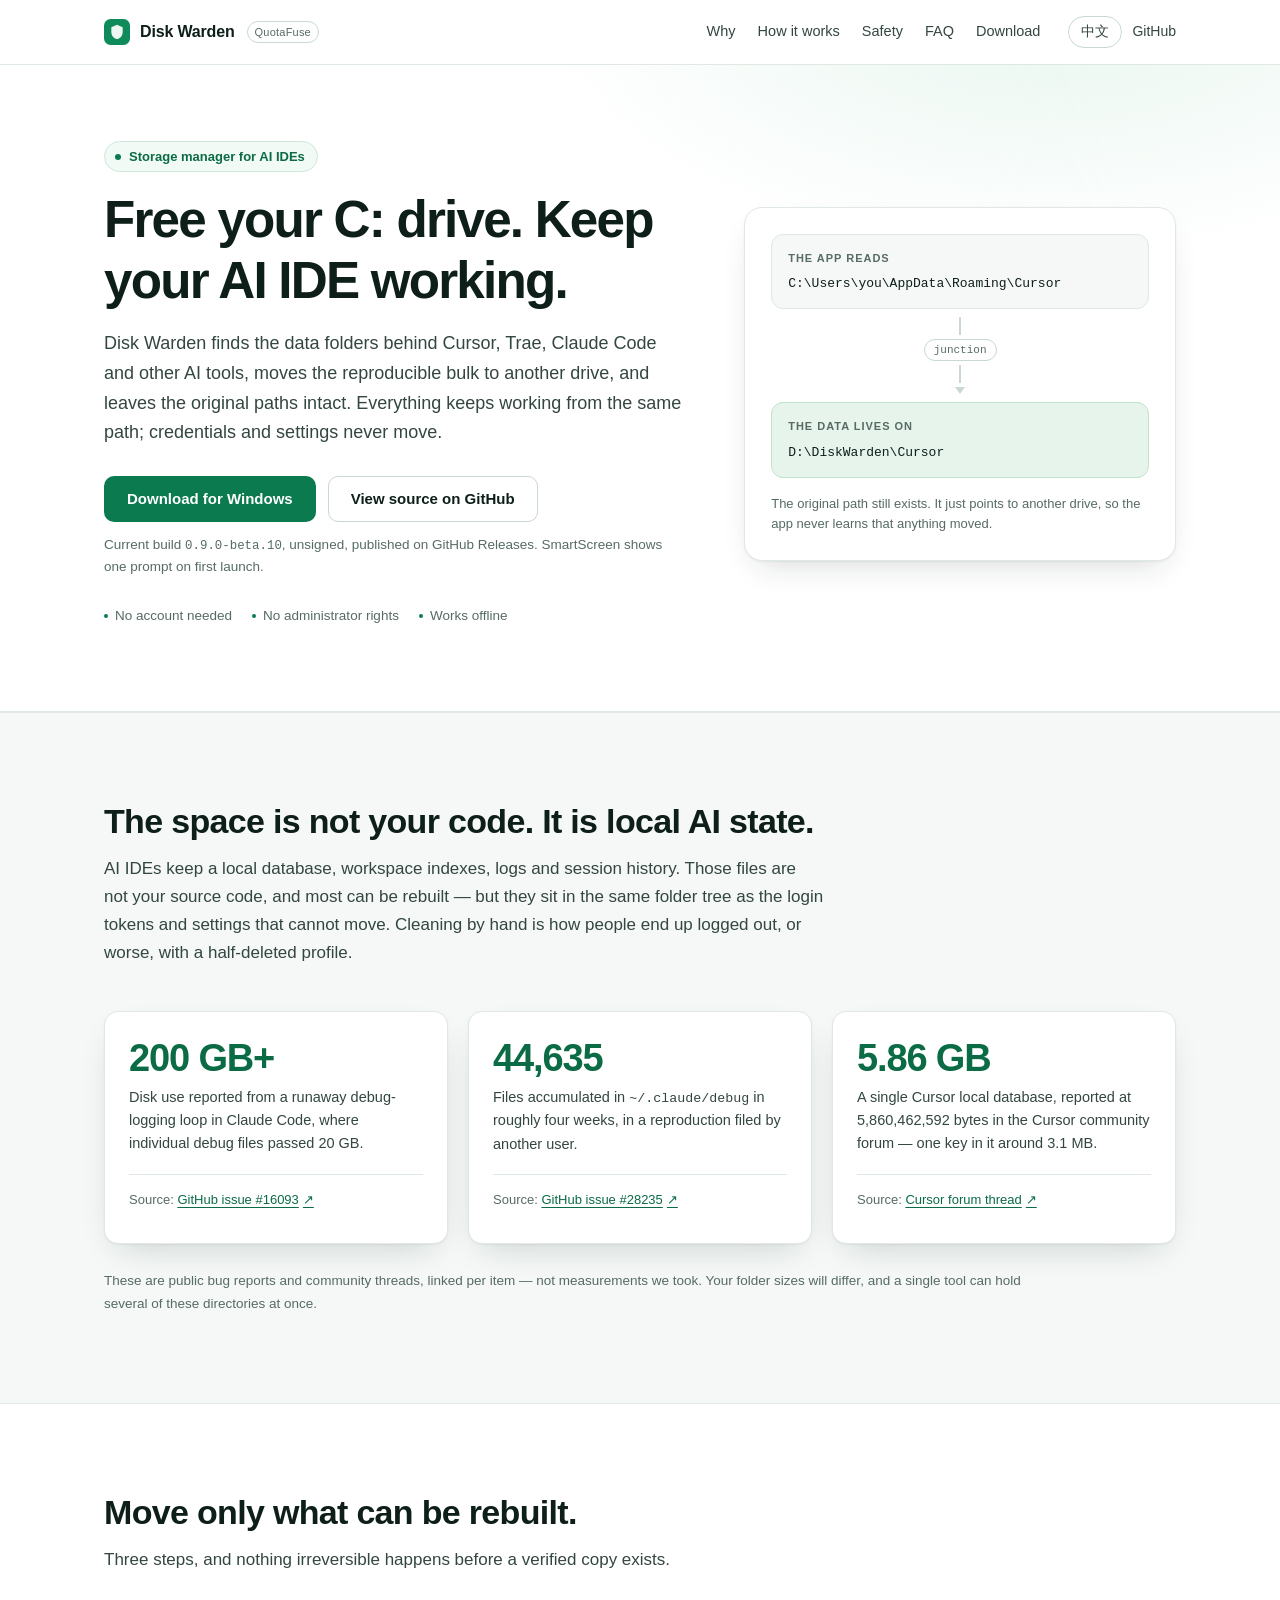
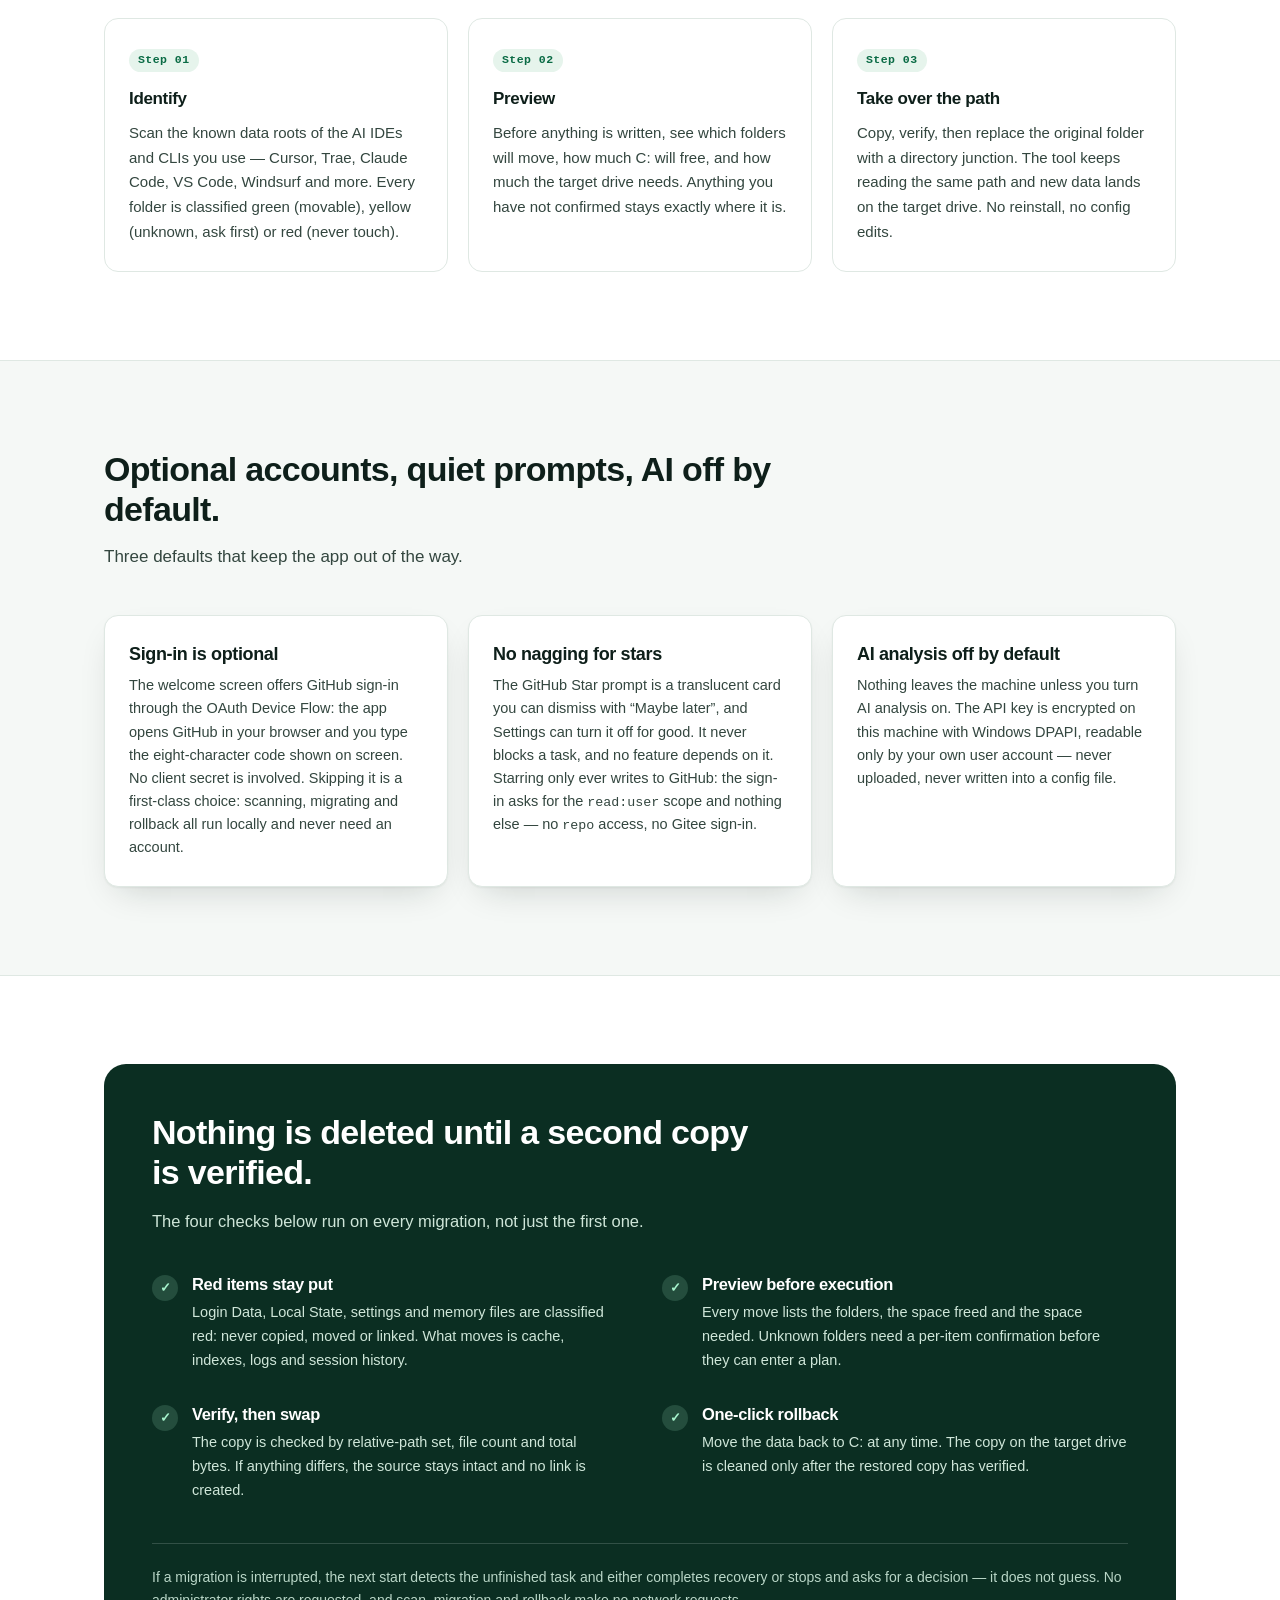
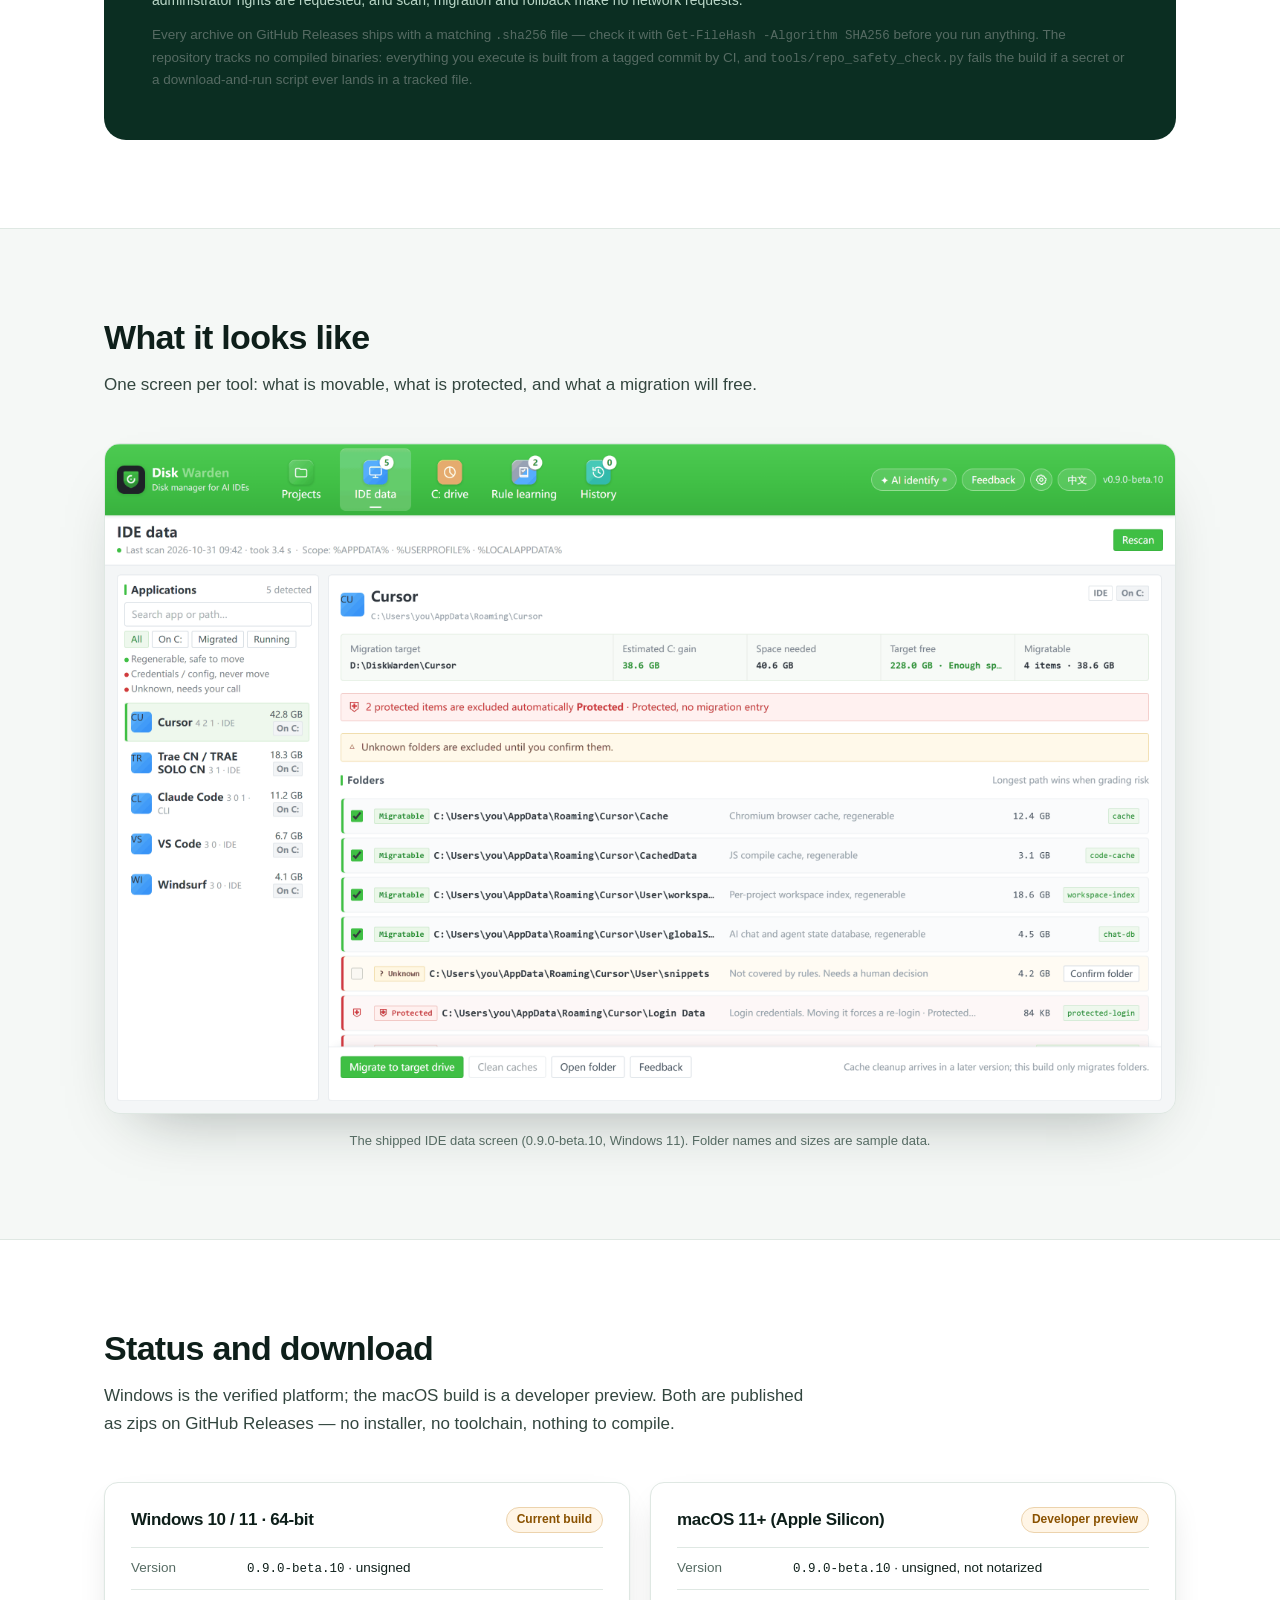
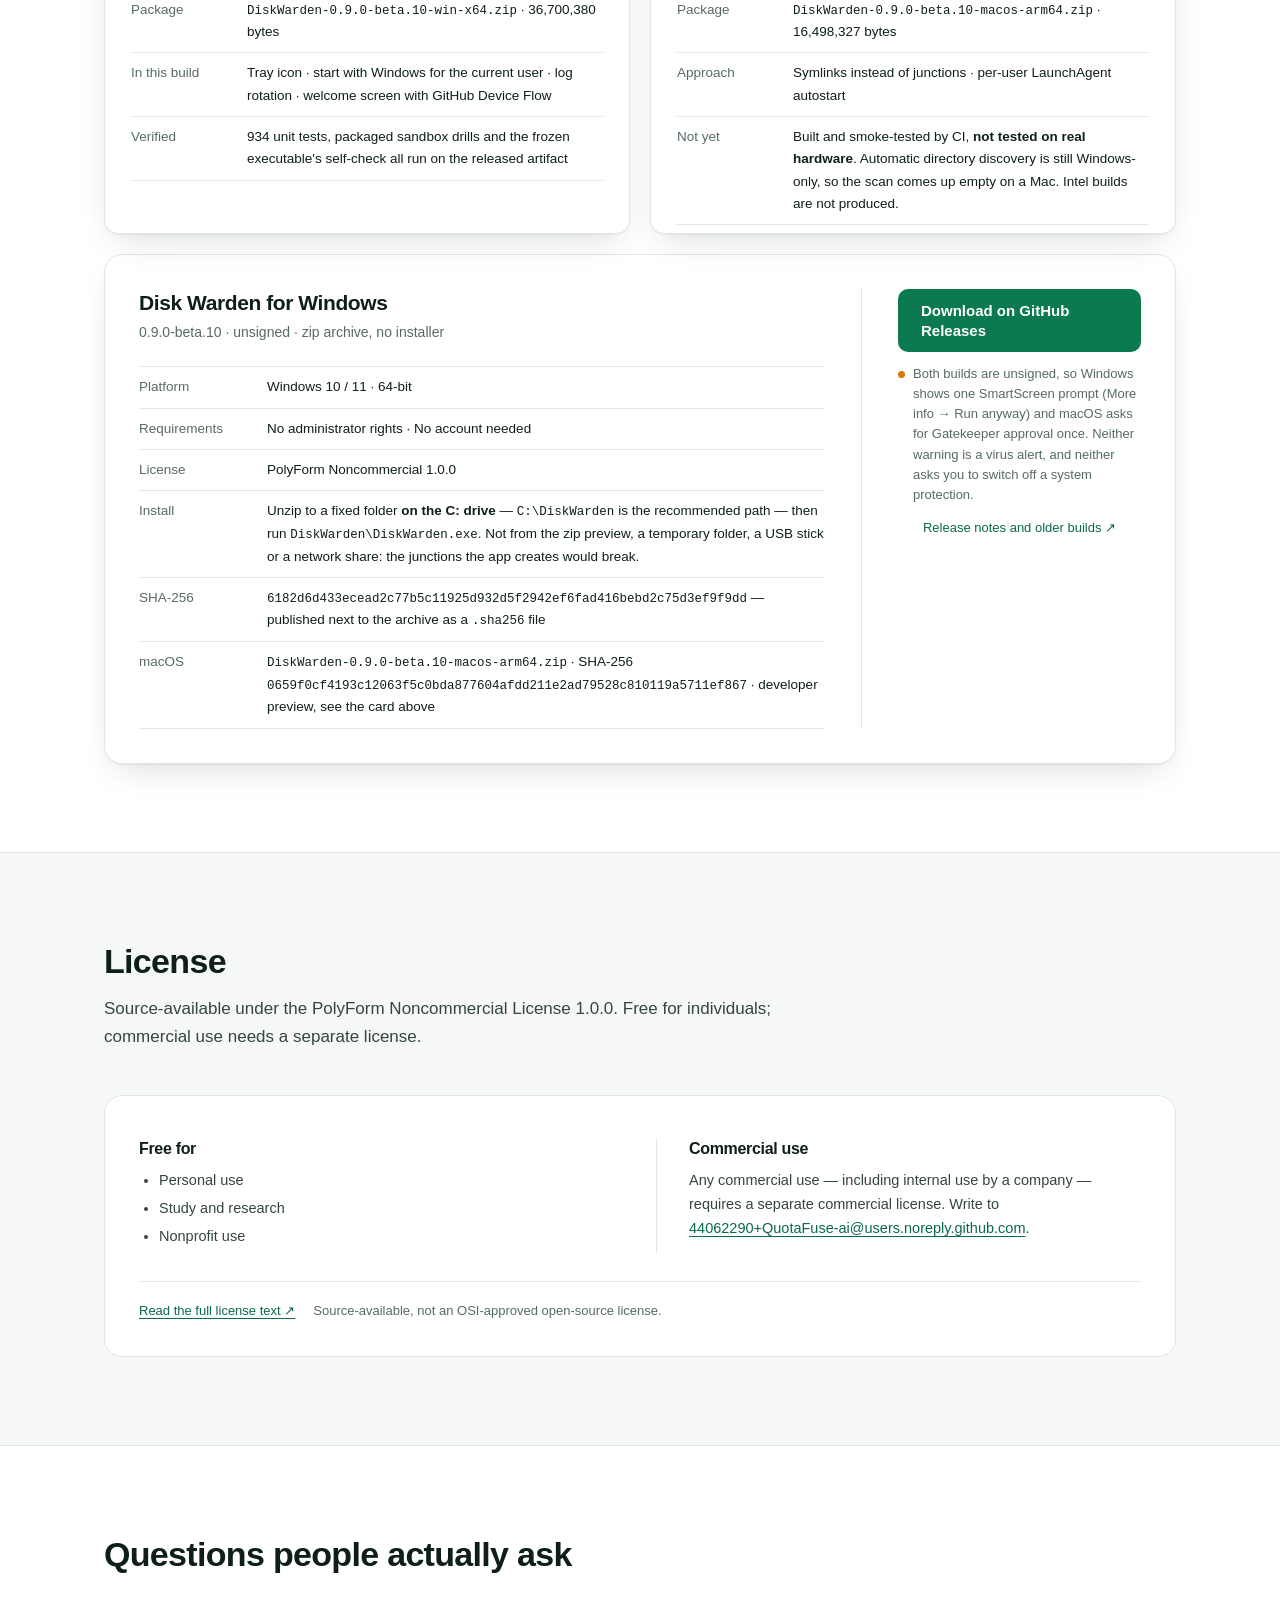
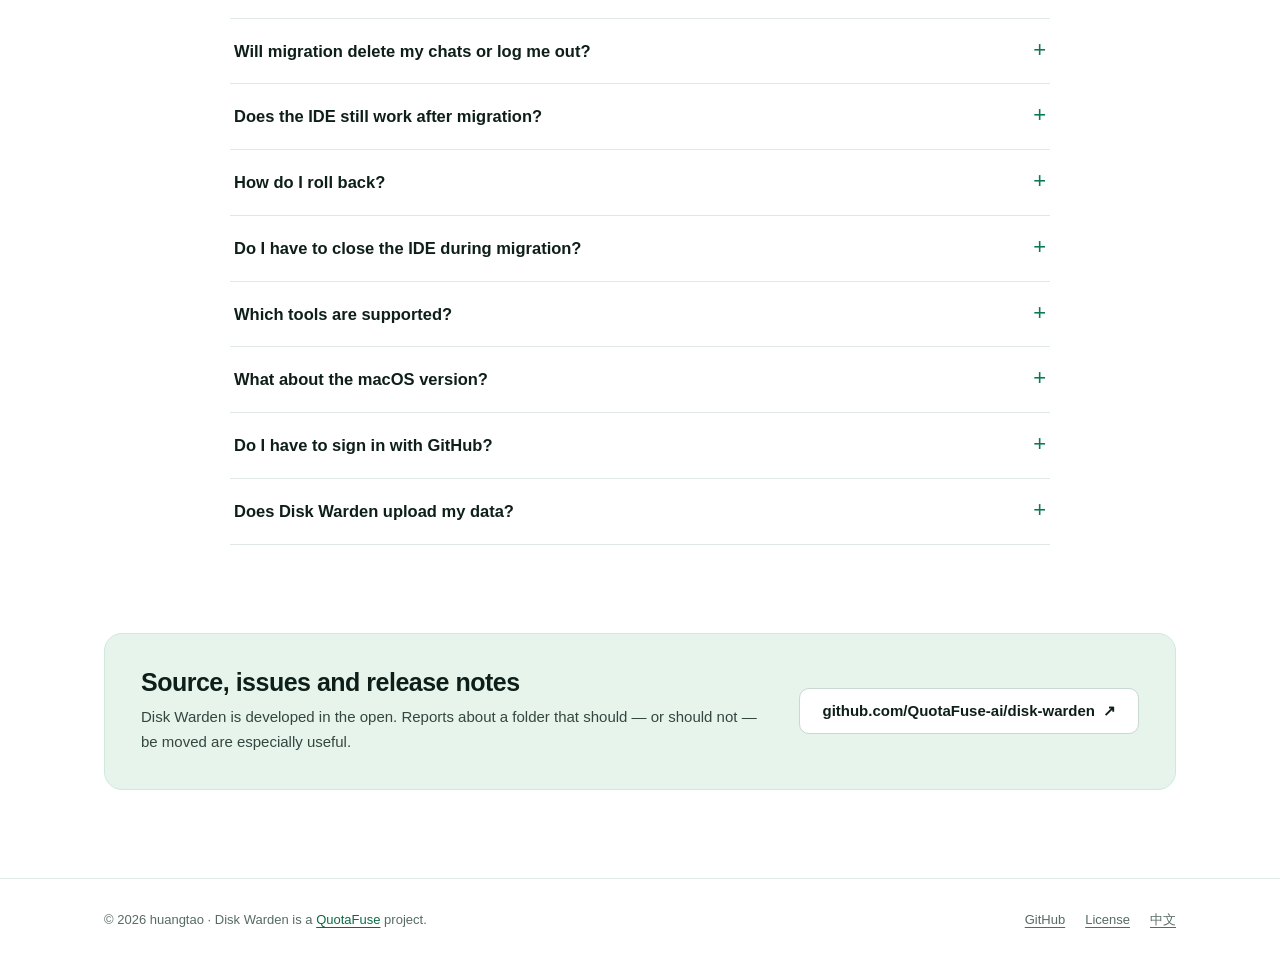
<file: website/disk-warden/index.html>
<!DOCTYPE html>
<html lang="en">
<head>
  <meta charset="utf-8">
  <meta name="viewport" content="width=device-width, initial-scale=1">
  <title>Disk Warden — move AI IDE data off the C: drive</title>
  <meta name="description" content="Disk Warden finds the data folders behind Cursor, Trae, Claude Code and other AI tools, moves the reproducible parts to another drive, and keeps the original paths working. Free for personal use on Windows.">
  <meta name="theme-color" content="#0b7a4f">
  <meta property="og:type" content="website">
  <meta property="og:site_name" content="Disk Warden">
  <meta property="og:title" content="Disk Warden — move AI IDE data off the C: drive">
  <meta property="og:description" content="Move the reproducible bulk of AI IDE data to another drive, keep every original path working, and roll back in one click.">
  <meta property="og:locale" content="en_US">
  <meta property="og:locale:alternate" content="zh_CN">
  <link rel="icon" href="data:image/svg+xml,%3Csvg xmlns='http://www.w3.org/2000/svg' viewBox='0 0 32 32'%3E%3Crect width='32' height='32' rx='8' fill='%230f8a5a'/%3E%3Cpath d='M16 7l7 3v6c0 4.6-3 7.6-7 9-4-1.4-7-4.4-7-9v-6z' fill='%23fff' opacity='.92'/%3E%3C/svg%3E">
  <link rel="stylesheet" href="assets/style.css">
</head>
<body id="top">
  <a class="skip-link" href="#main">Skip to content</a>

  <header class="site-header">
    <div class="wrap header-inner">
      <a class="brand" href="#top">
        <svg width="26" height="26" viewBox="0 0 32 32" aria-hidden="true" focusable="false">
          <rect width="32" height="32" rx="8" fill="#0f8a5a"></rect>
          <path d="M16 7l7 3v6c0 4.6-3 7.6-7 9-4-1.4-7-4.4-7-9v-6z" fill="#ffffff" opacity=".92"></path>
        </svg>
        <span>Disk Warden</span>
        <span class="brand-owner">QuotaFuse</span>
      </a>

      <nav class="nav-links" aria-label="Page sections">
        <a href="#problem">Why</a>
        <a href="#how">How it works</a>
        <a href="#safety">Safety</a>
        <a href="#faq">FAQ</a>
        <a href="#download">Download</a>
      </nav>

      <div class="header-actions">
        <a class="lang" href="zh-Hans/index.html" hreflang="zh-Hans" lang="zh-Hans">中文</a>
        <a class="header-gh" href="https://github.com/QuotaFuse-ai/disk-warden">GitHub</a>
      </div>
    </div>
  </header>

  <main id="main">

    <!-- 1. Hero -->
    <section class="hero" aria-labelledby="hero-title">
      <div class="wrap hero-grid">
        <div>
          <p class="eyebrow"><span class="eyebrow-dot" aria-hidden="true"></span>Storage manager for AI IDEs</p>
          <h1 id="hero-title">Free your C: drive. Keep your AI IDE working.</h1>
          <p class="hero-lead">Disk Warden finds the data folders behind Cursor, Trae, Claude Code and other AI tools, moves the reproducible bulk to another drive, and leaves the original paths intact. Everything keeps working from the same path; credentials and settings never move.</p>

          <div class="cta-row">
            <a class="btn btn-primary" href="https://github.com/QuotaFuse-ai/disk-warden/releases/latest">Download for Windows</a>
            <a class="btn btn-ghost" href="https://github.com/QuotaFuse-ai/disk-warden">View source on GitHub</a>
          </div>
          <p class="cta-note" id="hero-cta-note">Current build <code>0.9.0-beta.10</code>, unsigned, published on GitHub Releases. SmartScreen shows one prompt on first launch.</p>

          <ul class="trust">
            <li>No account needed</li>
            <li>No administrator rights</li>
            <li>Works offline</li>
          </ul>
        </div>

        <div class="diagram" aria-hidden="true">
          <div class="path-box">
            <span class="path-label">The app reads</span>
            <code>C:\Users\you\AppData\Roaming\Cursor</code>
          </div>
          <div class="link-arrow">
            <span class="link-line"></span>
            <span class="link-label">junction</span>
            <span class="link-line"></span>
            <span class="link-head"></span>
          </div>
          <div class="path-box path-box--target">
            <span class="path-label">The data lives on</span>
            <code>D:\DiskWarden\Cursor</code>
          </div>
          <p class="diagram-note">The original path still exists. It just points to another drive, so the app never learns that anything moved.</p>
        </div>
      </div>
    </section>

    <!-- 2. Problem -->
    <section class="section section--alt" id="problem" aria-labelledby="problem-title">
      <div class="wrap">
        <div class="section-head">
          <h2 id="problem-title">The space is not your code. It is local AI state.</h2>
          <p>AI IDEs keep a local database, workspace indexes, logs and session history. Those files are not your source code, and most can be rebuilt — but they sit in the same folder tree as the login tokens and settings that cannot move. Cleaning by hand is how people end up logged out, or worse, with a half-deleted profile.</p>
        </div>

        <div class="stat-grid">
          <article class="stat">
            <p class="stat-num">200 GB+</p>
            <p class="stat-copy">Disk use reported from a runaway debug-logging loop in Claude Code, where individual debug files passed 20 GB.</p>
            <p class="stat-source">Source: <a href="https://github.com/anthropics/claude-code/issues/16093" rel="noopener noreferrer">GitHub issue #16093 <span aria-hidden="true">↗</span></a></p>
          </article>

          <article class="stat">
            <p class="stat-num">44,635</p>
            <p class="stat-copy">Files accumulated in <code>~/.claude/debug</code> in roughly four weeks, in a reproduction filed by another user.</p>
            <p class="stat-source">Source: <a href="https://github.com/anthropics/claude-code/issues/28235" rel="noopener noreferrer">GitHub issue #28235 <span aria-hidden="true">↗</span></a></p>
          </article>

          <article class="stat">
            <p class="stat-num">5.86 GB</p>
            <p class="stat-copy">A single Cursor local database, reported at 5,860,462,592 bytes in the Cursor community forum — one key in it around 3.1 MB.</p>
            <p class="stat-source">Source: <a href="https://forum.cursor.com/t/cursor-version-2-5-22-is-unusable/152665" rel="noopener noreferrer">Cursor forum thread <span aria-hidden="true">↗</span></a></p>
          </article>
        </div>

        <p class="source-note">These are public bug reports and community threads, linked per item — not measurements we took. Your folder sizes will differ, and a single tool can hold several of these directories at once.</p>
      </div>
    </section>

    <!-- 3. How it works -->
    <section class="section" id="how" aria-labelledby="how-title">
      <div class="wrap">
        <div class="section-head">
          <h2 id="how-title">Move only what can be rebuilt.</h2>
          <p>Three steps, and nothing irreversible happens before a verified copy exists.</p>
        </div>

        <div class="step-grid">
          <article class="step">
            <span class="step-tag">Step 01</span>
            <h3>Identify</h3>
            <p>Scan the known data roots of the AI IDEs and CLIs you use — Cursor, Trae, Claude Code, VS Code, Windsurf and more. Every folder is classified green (movable), yellow (unknown, ask first) or red (never touch).</p>
          </article>

          <article class="step">
            <span class="step-tag">Step 02</span>
            <h3>Preview</h3>
            <p>Before anything is written, see which folders will move, how much C: will free, and how much the target drive needs. Anything you have not confirmed stays exactly where it is.</p>
          </article>

          <article class="step">
            <span class="step-tag">Step 03</span>
            <h3>Take over the path</h3>
            <p>Copy, verify, then replace the original folder with a directory junction. The tool keeps reading the same path and new data lands on the target drive. No reinstall, no config edits.</p>
          </article>
        </div>
      </div>
    </section>

    <!-- 4. Defaults -->
    <section class="section section--alt" id="defaults" aria-labelledby="defaults-title">
      <div class="wrap">
        <div class="section-head">
          <h2 id="defaults-title">Optional accounts, quiet prompts, AI off by default.</h2>
          <p>Three defaults that keep the app out of the way.</p>
        </div>

        <div class="feature-grid">
          <article class="feature">
            <h3>Sign-in is optional</h3>
            <p>The welcome screen offers GitHub sign-in through the OAuth Device Flow: the app opens GitHub in your browser and you type the eight-character code shown on screen. No client secret is involved. Skipping it is a first-class choice: scanning, migrating and rollback all run locally and never need an account.</p>
          </article>

          <article class="feature">
            <h3>No nagging for stars</h3>
            <p>The GitHub Star prompt is a translucent card you can dismiss with “Maybe later”, and Settings can turn it off for good. It never blocks a task, and no feature depends on it. Starring only ever writes to GitHub: the sign-in asks for the <code>read:user</code> scope and nothing else — no <code>repo</code> access, no Gitee sign-in.</p>
          </article>

          <article class="feature">
            <h3>AI analysis off by default</h3>
            <p>Nothing leaves the machine unless you turn AI analysis on. The API key is encrypted on this machine with Windows DPAPI, readable only by your own user account — never uploaded, never written into a config file.</p>
          </article>
        </div>
      </div>
    </section>

    <!-- 5. Safety and rollback -->
    <section class="section" id="safety" aria-labelledby="safety-title">
      <div class="wrap">
        <div class="safety-panel">
          <h2 id="safety-title">Nothing is deleted until a second copy is verified.</h2>
          <p class="safety-lead">The four checks below run on every migration, not just the first one.</p>

          <div class="safety-grid">
            <div class="safety-item">
              <span class="check" aria-hidden="true">✓</span>
              <div>
                <h3>Red items stay put</h3>
                <p>Login Data, Local State, settings and memory files are classified red: never copied, moved or linked. What moves is cache, indexes, logs and session history.</p>
              </div>
            </div>

            <div class="safety-item">
              <span class="check" aria-hidden="true">✓</span>
              <div>
                <h3>Preview before execution</h3>
                <p>Every move lists the folders, the space freed and the space needed. Unknown folders need a per-item confirmation before they can enter a plan.</p>
              </div>
            </div>

            <div class="safety-item">
              <span class="check" aria-hidden="true">✓</span>
              <div>
                <h3>Verify, then swap</h3>
                <p>The copy is checked by relative-path set, file count and total bytes. If anything differs, the source stays intact and no link is created.</p>
              </div>
            </div>

            <div class="safety-item">
              <span class="check" aria-hidden="true">✓</span>
              <div>
                <h3>One-click rollback</h3>
                <p>Move the data back to C: at any time. The copy on the target drive is cleaned only after the restored copy has verified.</p>
              </div>
            </div>
          </div>

          <p class="safety-foot">If a migration is interrupted, the next start detects the unfinished task and either completes recovery or stops and asks for a decision — it does not guess. No administrator rights are requested, and scan, migration and rollback make no network requests.</p>
          <p class="cta-note">Every archive on GitHub Releases ships with a matching <code>.sha256</code> file — check it with <code>Get-FileHash -Algorithm SHA256</code> before you run anything. The repository tracks no compiled binaries: everything you execute is built from a tagged commit by CI, and <code>tools/repo_safety_check.py</code> fails the build if a secret or a download-and-run script ever lands in a tracked file.</p>
        </div>
      </div>
    </section>

    <!-- 5. UI illustration -->
    <section class="section section--alt" id="interface" aria-labelledby="interface-title">
      <div class="wrap">
        <div class="section-head">
          <h2 id="interface-title">What it looks like</h2>
          <p>One screen per tool: what is movable, what is protected, and what a migration will free.</p>
        </div>

        <figure class="figure">
          <img class="screenshot" src="assets/ide-overview-en.png" width="1440" height="900" loading="lazy" decoding="async"
               alt="The Disk Warden IDE data screen. Five tools are listed with their sizes and Cursor is selected. The detail panel shows seven folders — four graded movable, one unknown and two protected — plus the space a migration would free on C: and the space it needs on D:.">
          <figcaption class="figcaption">
            <span>The shipped IDE data screen (0.9.0-beta.10, Windows 11). Folder names and sizes are sample data.</span>
          </figcaption>
        </figure>
      </div>
    </section>

    <!-- 6. Status and download -->
    <section class="section" id="download" aria-labelledby="download-title">
      <div class="wrap">
        <div class="section-head">
          <h2 id="download-title">Status and download</h2>
          <p>Windows is the verified platform; the macOS build is a developer preview. Both are published as zips on GitHub Releases — no installer, no toolchain, nothing to compile.</p>
        </div>

        <div class="status-grid">
          <article class="status-card">
            <div class="status-top">
              <h3>Windows 10 / 11 · 64-bit</h3>
              <span class="pill pill--beta">Current build</span>
            </div>
            <dl class="meta-list">
              <dt>Version</dt>
              <dd><code>0.9.0-beta.10</code> · unsigned</dd>
              <dt>Package</dt>
              <dd><code>DiskWarden-0.9.0-beta.10-win-x64.zip</code> · 36,700,380 bytes</dd>
              <dt>In this build</dt>
              <dd>Tray icon · start with Windows for the current user · log rotation · welcome screen with GitHub Device Flow</dd>
              <dt>Verified</dt>
              <dd>934 unit tests, packaged sandbox drills and the frozen executable's self-check all run on the released artifact</dd>
            </dl>
          </article>

          <article class="status-card">
            <div class="status-top">
              <h3>macOS 11+ (Apple Silicon)</h3>
              <span class="pill pill--beta">Developer preview</span>
            </div>
            <dl class="meta-list">
              <dt>Version</dt>
              <dd><code>0.9.0-beta.10</code> · unsigned, not notarized</dd>
              <dt>Package</dt>
              <dd><code>DiskWarden-0.9.0-beta.10-macos-arm64.zip</code> · 16,498,327 bytes</dd>
              <dt>Approach</dt>
              <dd>Symlinks instead of junctions · per-user LaunchAgent autostart</dd>
              <dt>Not yet</dt>
              <dd>Built and smoke-tested by CI, <strong>not tested on real hardware</strong>. Automatic directory discovery is still Windows-only, so the scan comes up empty on a Mac. Intel builds are not produced.</dd>
            </dl>
          </article>
        </div>

        <div class="download-card">
          <div>
            <h3>Disk Warden for Windows</h3>
            <p class="download-sub">0.9.0-beta.10 · unsigned · zip archive, no installer</p>

            <dl class="meta-list">
              <dt>Platform</dt>
              <dd>Windows 10 / 11 · 64-bit</dd>
              <dt>Requirements</dt>
              <dd>No administrator rights · No account needed</dd>
              <dt>License</dt>
              <dd>PolyForm Noncommercial 1.0.0</dd>
              <dt>Install</dt>
              <dd>Unzip to a fixed folder <strong>on the C: drive</strong> — <code>C:\DiskWarden</code> is the recommended path — then run <code>DiskWarden\DiskWarden.exe</code>. Not from the zip preview, a temporary folder, a USB stick or a network share: the junctions the app creates would break.</dd>
              <dt>SHA-256</dt>
              <dd><code>6182d6d433ecead2c77b5c11925d932d5f2942ef6fad416bebd2c75d3ef9f9dd</code> — published next to the archive as a <code>.sha256</code> file</dd>
              <dt>macOS</dt>
              <dd><code>DiskWarden-0.9.0-beta.10-macos-arm64.zip</code> · SHA-256 <code>0659f0cf4193c12063f5c0bda877604afdd211e2ad79528c810119a5711ef867</code> · developer preview, see the card above</dd>
            </dl>
          </div>

          <div class="download-action">
            <a class="btn btn-primary" href="https://github.com/QuotaFuse-ai/disk-warden/releases/latest">Download on GitHub Releases</a>
            <p class="dl-status" id="dl-status">Both builds are unsigned, so Windows shows one SmartScreen prompt (More info → Run anyway) and macOS asks for Gatekeeper approval once. Neither warning is a virus alert, and neither asks you to switch off a system protection.</p>
            <a class="text-link" href="https://github.com/QuotaFuse-ai/disk-warden/releases">Release notes and older builds <span aria-hidden="true">↗</span></a>
          </div>
        </div>
      </div>
    </section>

    <!-- 7. License -->
    <section class="section section--alt" id="license" aria-labelledby="license-title">
      <div class="wrap">
        <div class="section-head">
          <h2 id="license-title">License</h2>
          <p>Source-available under the PolyForm Noncommercial License 1.0.0. Free for individuals; commercial use needs a separate license.</p>
        </div>

        <div class="license-card">
          <div class="license-grid">
            <div class="license-col">
              <h3>Free for</h3>
              <ul>
                <li>Personal use</li>
                <li>Study and research</li>
                <li>Nonprofit use</li>
              </ul>
            </div>
            <div class="license-col license-col--commercial">
              <h3>Commercial use</h3>
              <p>Any commercial use — including internal use by a company — requires a separate commercial license. Write to <a href="mailto:44062290+QuotaFuse-ai@users.noreply.github.com">44062290+QuotaFuse-ai@users.noreply.github.com</a>.</p>
            </div>
          </div>
          <p class="license-foot">
            <a href="https://github.com/QuotaFuse-ai/disk-warden/blob/main/LICENSE">Read the full license text <span aria-hidden="true">↗</span></a>
            <span>Source-available, not an OSI-approved open-source license.</span>
          </p>
        </div>
      </div>
    </section>

    <!-- 8. FAQ -->
    <section class="section" id="faq" aria-labelledby="faq-title">
      <div class="wrap">
        <div class="section-head">
          <h2 id="faq-title">Questions people actually ask</h2>
        </div>

        <div class="faq">
          <details>
            <summary>Will migration delete my chats or log me out?</summary>
            <p>No. Chats, caches, logs and indexes are movable; login data, settings and memory are classified red and are never touched. Anything that moves is data the tool can rebuild.</p>
          </details>

          <details>
            <summary>Does the IDE still work after migration?</summary>
            <p>Yes. The original path becomes a directory junction that points at the new location, so the app opens exactly the path it opened before. New data is written to the target drive, and no configuration is edited.</p>
          </details>

          <details>
            <summary>How do I roll back?</summary>
            <p>Select the migrated tool and choose “Move back to C:”. The data is copied to the original path, verified, and only then is the copy on the target drive removed. Rollback stays available for as long as the migrated data exists.</p>
          </details>

          <details>
            <summary>Do I have to close the IDE during migration?</summary>
            <p>Yes. Files that are open cannot be copied reliably. If the tool is running, the migration is blocked rather than forced — Disk Warden will not kill the process for you.</p>
          </details>

          <details>
            <summary>Which tools are supported?</summary>
            <p>Cursor, Trae (CN and international builds), Claude Code, VS Code, Windsurf and other known AI IDEs and CLIs. Folders the rules do not recognize are shown as yellow and need your explicit confirmation before they can move.</p>
          </details>

          <details>
            <summary>What about the macOS version?</summary>
            <p>An unsigned <code>.app</code> for macOS 11+ on Apple Silicon is published as a developer preview: <code>DiskWarden-0.9.0-beta.10-macos-arm64.zip</code>. It uses symlinks instead of junctions, is built and smoke-tested by CI, and nobody on the team has run it on real hardware yet. One gap is known before you try it: automatic directory discovery is still Windows-only, so the scan finds nothing on a Mac. Intel builds are not produced.</p>
          </details>

          <details>
            <summary>Do I have to sign in with GitHub?</summary>
            <p>No. The welcome screen offers GitHub sign-in through the OAuth Device Flow, and skipping it is a first-class choice. Scanning, migrating and rollback run entirely on this machine and never need an account; no local feature is gated behind sign-in.</p>
          </details>

          <details>
            <summary>Does Disk Warden upload my data?</summary>
            <p>No — not by default. Scan, migration and rollback make no network requests. AI analysis is off until you enable it; if you do, folder metadata (paths, sizes and rule reasons) is sent to the model endpoint you configure. The API key is encrypted with Windows DPAPI, stays on this machine and is never uploaded.</p>
          </details>
        </div>
      </div>
    </section>

    <!-- 9. GitHub -->
    <section class="section section--flush-top" id="github-entry" aria-labelledby="github-title">
      <div class="wrap">
        <div class="gh-band">
          <div>
            <h2 id="github-title">Source, issues and release notes</h2>
            <p>Disk Warden is developed in the open. Reports about a folder that should — or should not — be moved are especially useful.</p>
          </div>
          <a class="btn btn-ghost" href="https://github.com/QuotaFuse-ai/disk-warden">github.com/QuotaFuse-ai/disk-warden <span aria-hidden="true">↗</span></a>
        </div>
      </div>
    </section>

  </main>

  <footer class="site-footer">
    <div class="wrap footer-inner">
      <p>© 2026 huangtao · Disk Warden is a <a href="https://www.quotafuse.com">QuotaFuse</a> project.</p>
      <div class="footer-links">
        <a href="https://github.com/QuotaFuse-ai/disk-warden">GitHub</a>
        <a href="https://github.com/QuotaFuse-ai/disk-warden/blob/main/LICENSE">License</a>
        <a href="zh-Hans/index.html" hreflang="zh-Hans" lang="zh-Hans">中文</a>
      </div>
    </div>
  </footer>
</body>
</html>
</file>
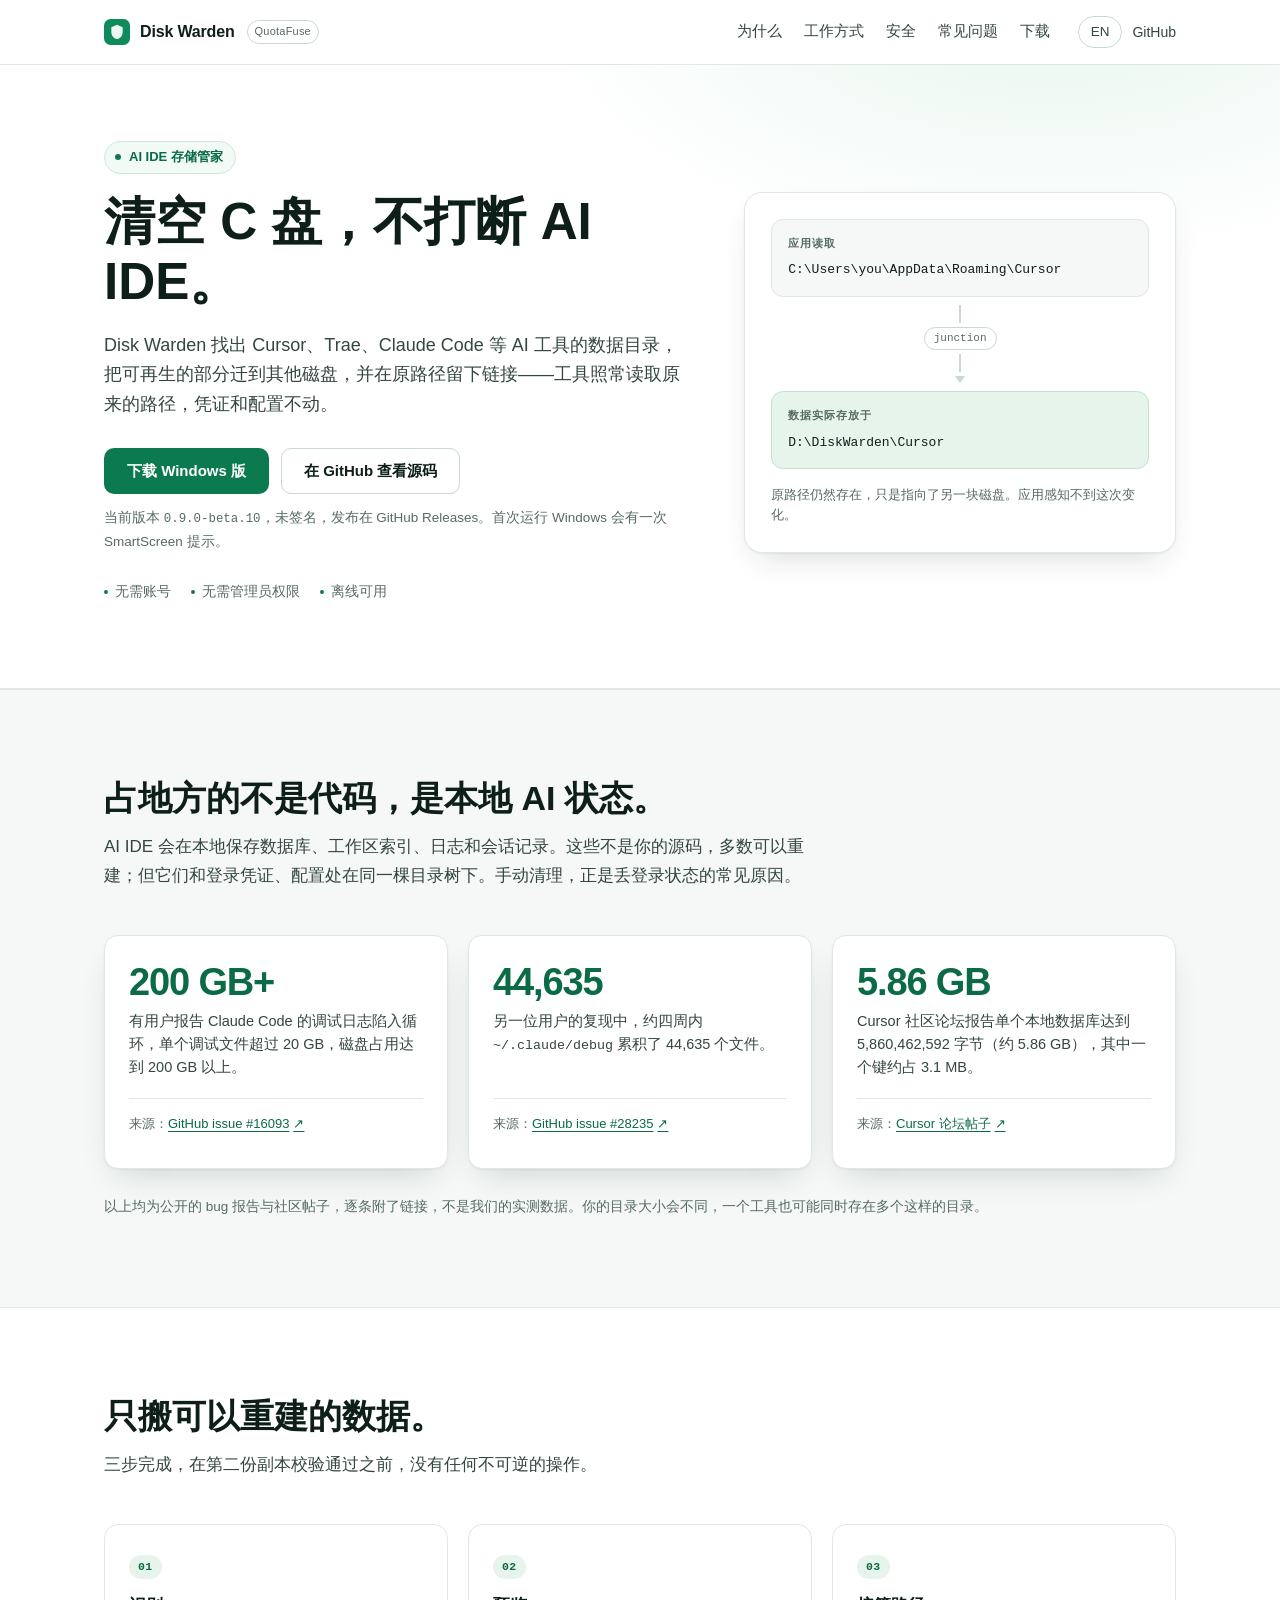
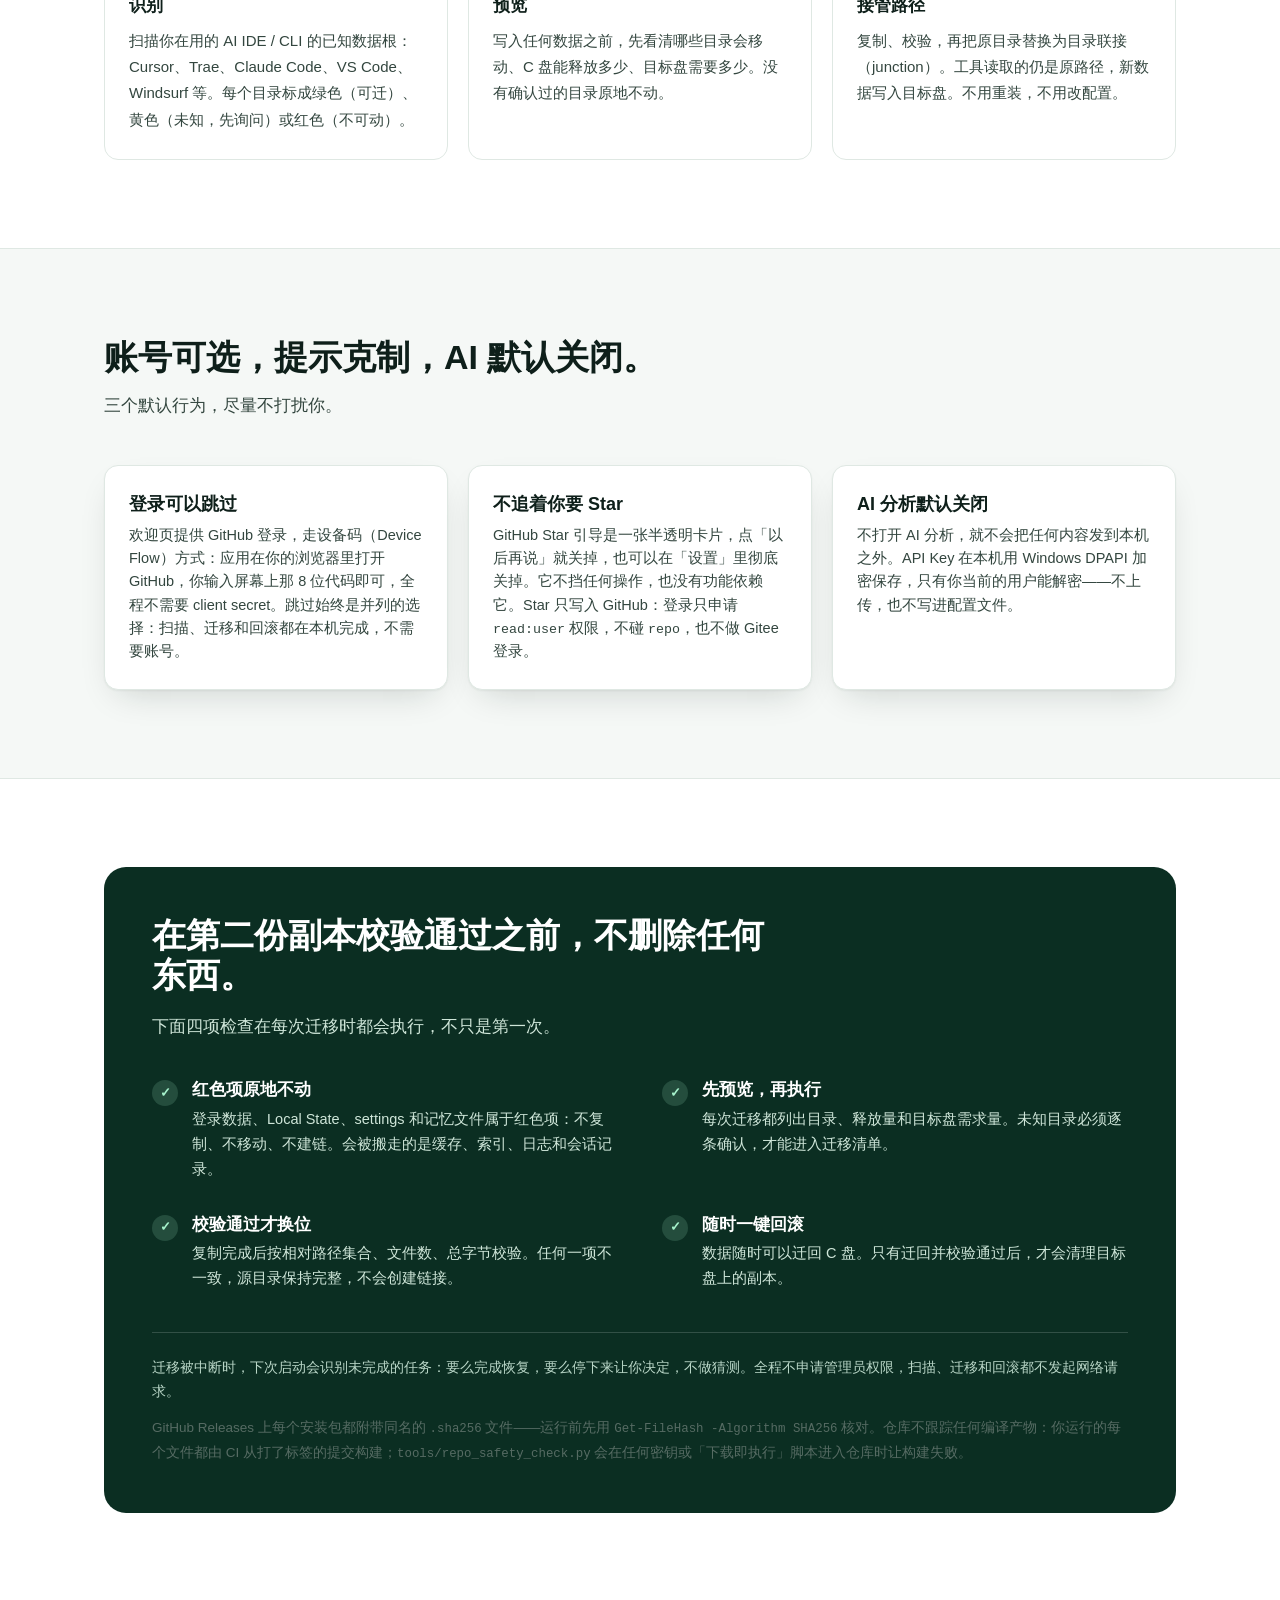
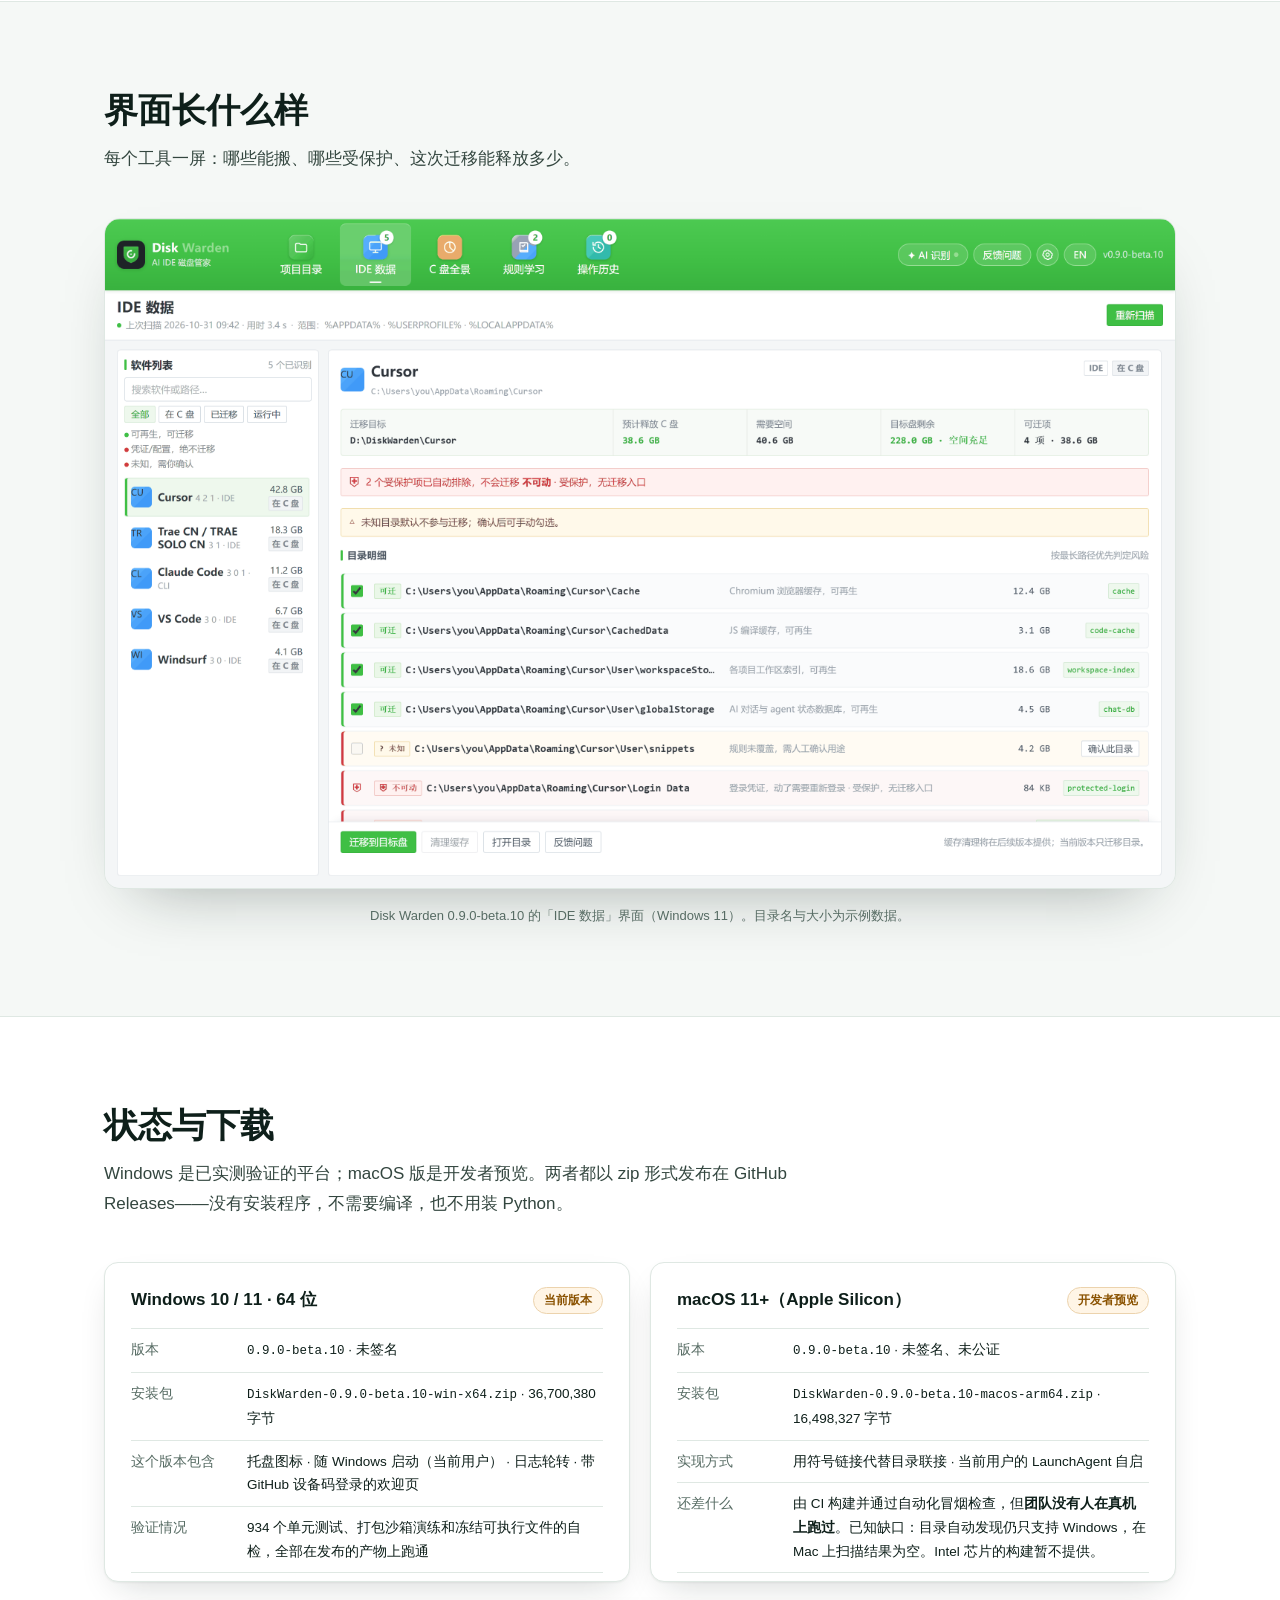
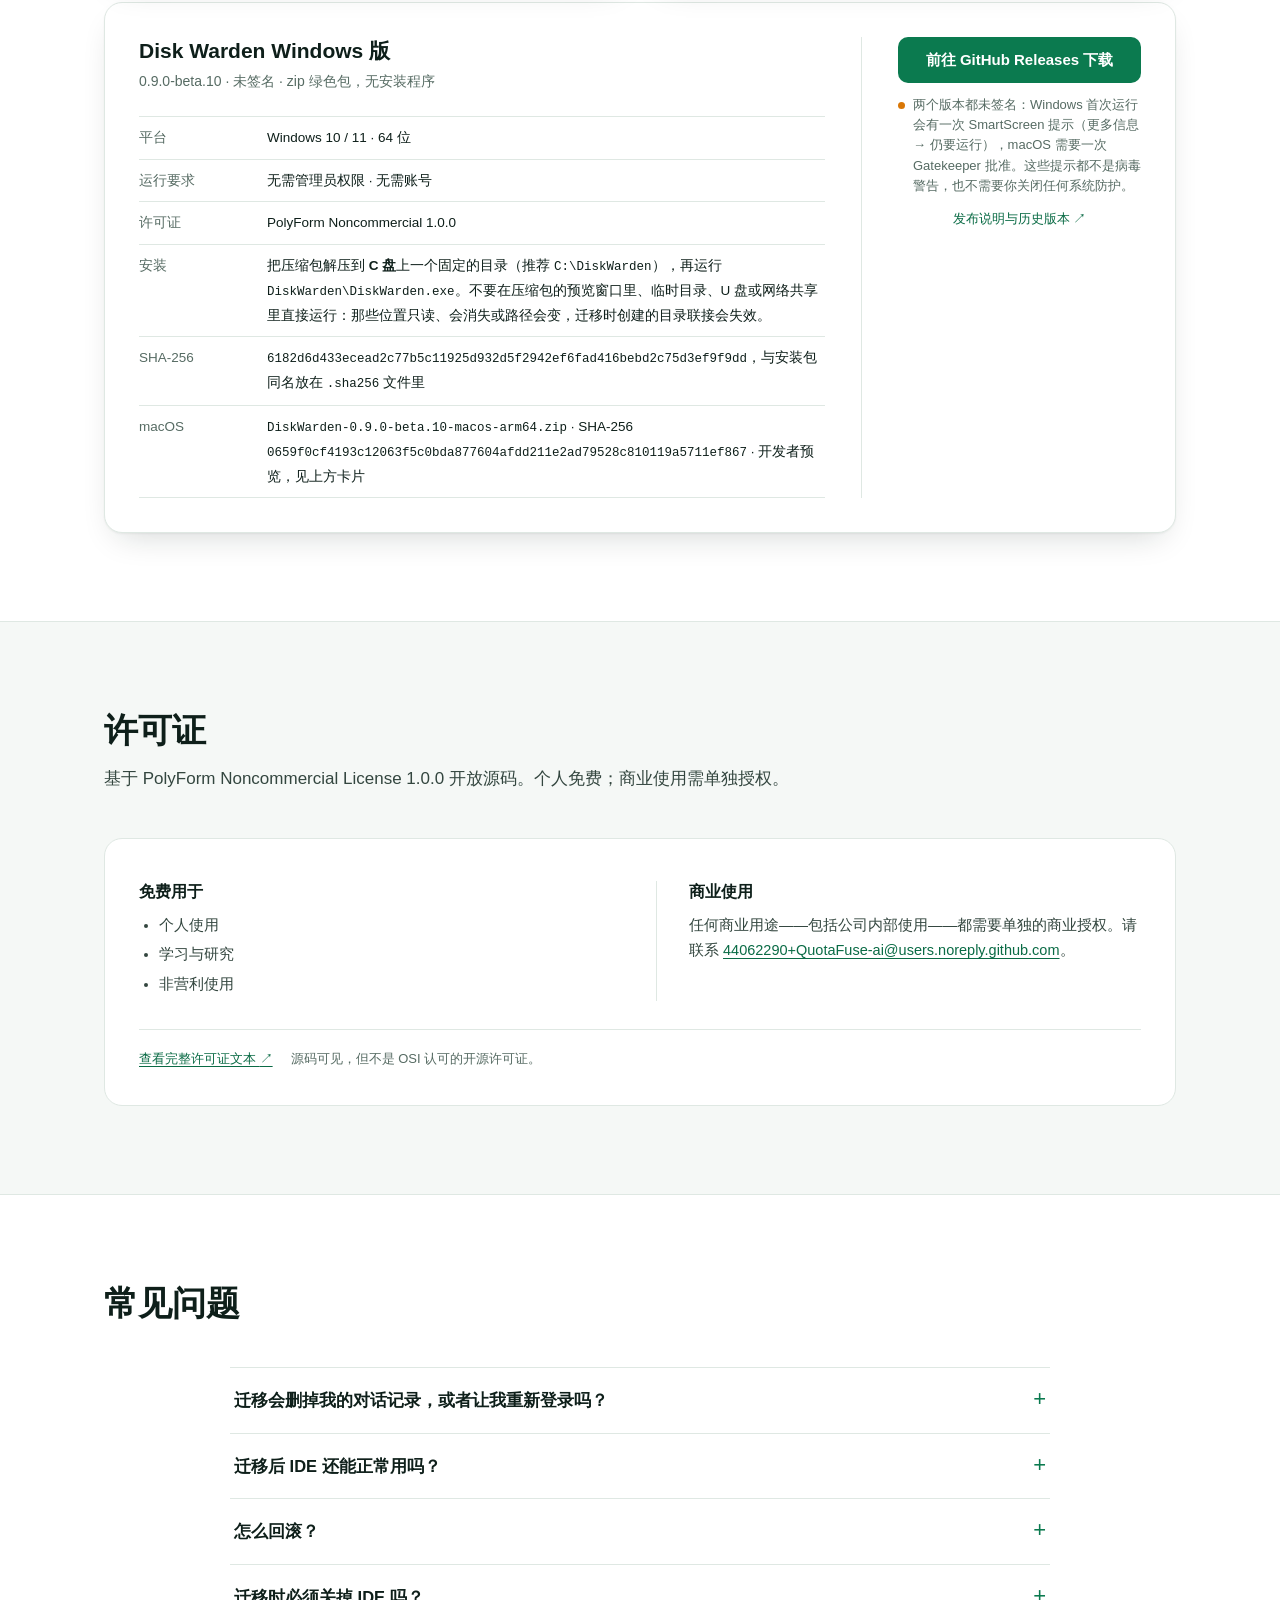
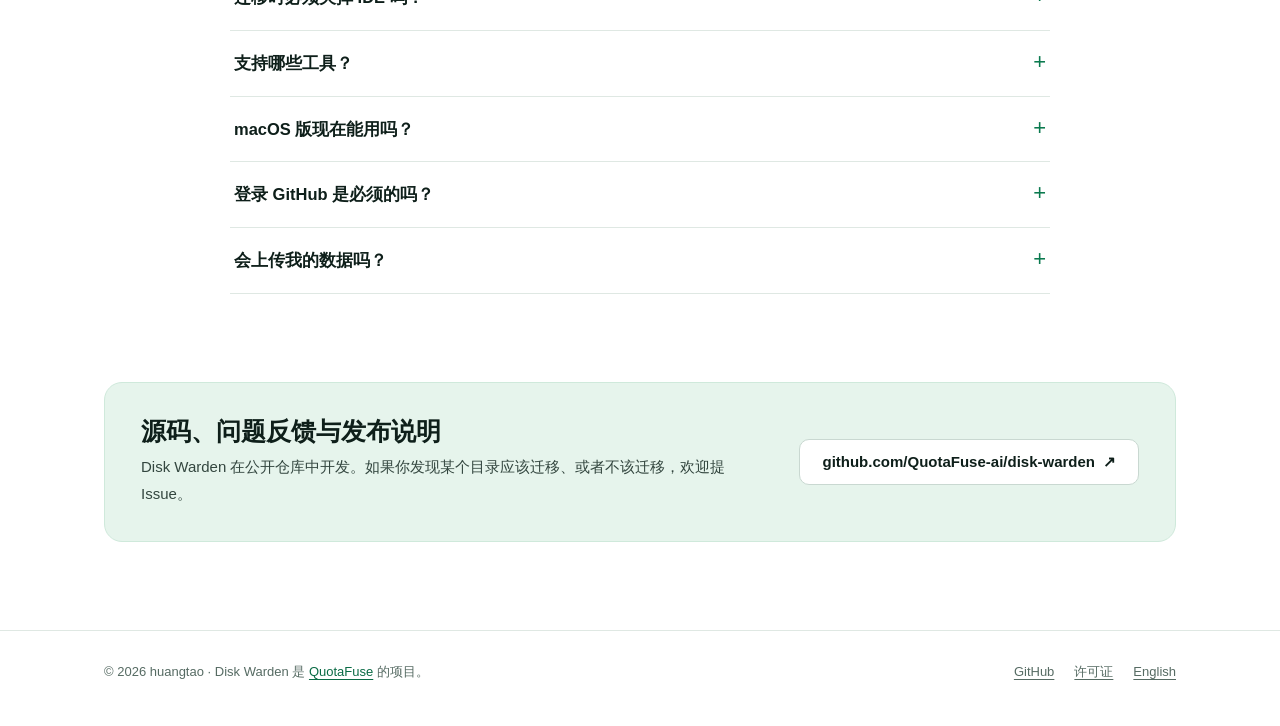
<file: website/disk-warden/zh-Hans/index.html>
<!DOCTYPE html>
<html lang="zh-Hans">
<head>
  <meta charset="utf-8">
  <meta name="viewport" content="width=device-width, initial-scale=1">
  <title>Disk Warden — 把 AI IDE 数据搬离 C 盘</title>
  <meta name="description" content="Disk Warden 识别 Cursor、Trae、Claude Code 等 AI 工具的数据目录，把可再生数据迁到其他磁盘，原路径保持可用，支持一键回滚。Windows 个人使用免费。">
  <meta name="theme-color" content="#0b7a4f">
  <meta property="og:type" content="website">
  <meta property="og:site_name" content="Disk Warden">
  <meta property="og:title" content="Disk Warden — 把 AI IDE 数据搬离 C 盘">
  <meta property="og:description" content="把 AI IDE 的可再生数据迁到其他磁盘，原路径继续可用，随时一键回滚。">
  <meta property="og:locale" content="zh_CN">
  <meta property="og:locale:alternate" content="en_US">
  <link rel="icon" href="data:image/svg+xml,%3Csvg xmlns='http://www.w3.org/2000/svg' viewBox='0 0 32 32'%3E%3Crect width='32' height='32' rx='8' fill='%230f8a5a'/%3E%3Cpath d='M16 7l7 3v6c0 4.6-3 7.6-7 9-4-1.4-7-4.4-7-9v-6z' fill='%23fff' opacity='.92'/%3E%3C/svg%3E">
  <link rel="stylesheet" href="../assets/style.css">
</head>
<body id="top">
  <a class="skip-link" href="#main">跳到正文</a>

  <header class="site-header">
    <div class="wrap header-inner">
      <a class="brand" href="#top">
        <svg width="26" height="26" viewBox="0 0 32 32" aria-hidden="true" focusable="false">
          <rect width="32" height="32" rx="8" fill="#0f8a5a"></rect>
          <path d="M16 7l7 3v6c0 4.6-3 7.6-7 9-4-1.4-7-4.4-7-9v-6z" fill="#ffffff" opacity=".92"></path>
        </svg>
        <span>Disk Warden</span>
        <span class="brand-owner">QuotaFuse</span>
      </a>

      <nav class="nav-links" aria-label="页面章节">
        <a href="#problem">为什么</a>
        <a href="#how">工作方式</a>
        <a href="#safety">安全</a>
        <a href="#faq">常见问题</a>
        <a href="#download">下载</a>
      </nav>

      <div class="header-actions">
        <a class="lang" href="../index.html" hreflang="en" lang="en">EN</a>
        <a class="header-gh" href="https://github.com/QuotaFuse-ai/disk-warden">GitHub</a>
      </div>
    </div>
  </header>

  <main id="main">

    <!-- 1. Hero -->
    <section class="hero" aria-labelledby="hero-title">
      <div class="wrap hero-grid">
        <div>
          <p class="eyebrow"><span class="eyebrow-dot" aria-hidden="true"></span>AI IDE 存储管家</p>
          <h1 id="hero-title">清空 C 盘，不打断 AI IDE。</h1>
          <p class="hero-lead">Disk Warden 找出 Cursor、Trae、Claude Code 等 AI 工具的数据目录，把可再生的部分迁到其他磁盘，并在原路径留下链接——工具照常读取原来的路径，凭证和配置不动。</p>

          <div class="cta-row">
            <a class="btn btn-primary" href="https://github.com/QuotaFuse-ai/disk-warden/releases/latest">下载 Windows 版</a>
            <a class="btn btn-ghost" href="https://github.com/QuotaFuse-ai/disk-warden">在 GitHub 查看源码</a>
          </div>
          <p class="cta-note" id="hero-cta-note">当前版本 <code>0.9.0-beta.10</code>，未签名，发布在 GitHub Releases。首次运行 Windows 会有一次 SmartScreen 提示。</p>

          <ul class="trust">
            <li>无需账号</li>
            <li>无需管理员权限</li>
            <li>离线可用</li>
          </ul>
        </div>

        <div class="diagram" aria-hidden="true">
          <div class="path-box">
            <span class="path-label">应用读取</span>
            <code>C:\Users\you\AppData\Roaming\Cursor</code>
          </div>
          <div class="link-arrow">
            <span class="link-line"></span>
            <span class="link-label">junction</span>
            <span class="link-line"></span>
            <span class="link-head"></span>
          </div>
          <div class="path-box path-box--target">
            <span class="path-label">数据实际存放于</span>
            <code>D:\DiskWarden\Cursor</code>
          </div>
          <p class="diagram-note">原路径仍然存在，只是指向了另一块磁盘。应用感知不到这次变化。</p>
        </div>
      </div>
    </section>

    <!-- 2. Problem -->
    <section class="section section--alt" id="problem" aria-labelledby="problem-title">
      <div class="wrap">
        <div class="section-head">
          <h2 id="problem-title">占地方的不是代码，是本地 AI 状态。</h2>
          <p>AI IDE 会在本地保存数据库、工作区索引、日志和会话记录。这些不是你的源码，多数可以重建；但它们和登录凭证、配置处在同一棵目录树下。手动清理，正是丢登录状态的常见原因。</p>
        </div>

        <div class="stat-grid">
          <article class="stat">
            <p class="stat-num">200 GB+</p>
            <p class="stat-copy">有用户报告 Claude Code 的调试日志陷入循环，单个调试文件超过 20 GB，磁盘占用达到 200 GB 以上。</p>
            <p class="stat-source">来源：<a href="https://github.com/anthropics/claude-code/issues/16093" rel="noopener noreferrer">GitHub issue #16093 <span aria-hidden="true">↗</span></a></p>
          </article>

          <article class="stat">
            <p class="stat-num">44,635</p>
            <p class="stat-copy">另一位用户的复现中，约四周内 <code>~/.claude/debug</code> 累积了 44,635 个文件。</p>
            <p class="stat-source">来源：<a href="https://github.com/anthropics/claude-code/issues/28235" rel="noopener noreferrer">GitHub issue #28235 <span aria-hidden="true">↗</span></a></p>
          </article>

          <article class="stat">
            <p class="stat-num">5.86 GB</p>
            <p class="stat-copy">Cursor 社区论坛报告单个本地数据库达到 5,860,462,592 字节（约 5.86 GB），其中一个键约占 3.1 MB。</p>
            <p class="stat-source">来源：<a href="https://forum.cursor.com/t/cursor-version-2-5-22-is-unusable/152665" rel="noopener noreferrer">Cursor 论坛帖子 <span aria-hidden="true">↗</span></a></p>
          </article>
        </div>

        <p class="source-note">以上均为公开的 bug 报告与社区帖子，逐条附了链接，不是我们的实测数据。你的目录大小会不同，一个工具也可能同时存在多个这样的目录。</p>
      </div>
    </section>

    <!-- 3. How it works -->
    <section class="section" id="how" aria-labelledby="how-title">
      <div class="wrap">
        <div class="section-head">
          <h2 id="how-title">只搬可以重建的数据。</h2>
          <p>三步完成，在第二份副本校验通过之前，没有任何不可逆的操作。</p>
        </div>

        <div class="step-grid">
          <article class="step">
            <span class="step-tag">01</span>
            <h3>识别</h3>
            <p>扫描你在用的 AI IDE / CLI 的已知数据根：Cursor、Trae、Claude Code、VS Code、Windsurf 等。每个目录标成绿色（可迁）、黄色（未知，先询问）或红色（不可动）。</p>
          </article>

          <article class="step">
            <span class="step-tag">02</span>
            <h3>预览</h3>
            <p>写入任何数据之前，先看清哪些目录会移动、C 盘能释放多少、目标盘需要多少。没有确认过的目录原地不动。</p>
          </article>

          <article class="step">
            <span class="step-tag">03</span>
            <h3>接管路径</h3>
            <p>复制、校验，再把原目录替换为目录联接（junction）。工具读取的仍是原路径，新数据写入目标盘。不用重装，不用改配置。</p>
          </article>
        </div>
      </div>
    </section>

    <!-- 4. 默认行为 -->
    <section class="section section--alt" id="defaults" aria-labelledby="defaults-title">
      <div class="wrap">
        <div class="section-head">
          <h2 id="defaults-title">账号可选，提示克制，AI 默认关闭。</h2>
          <p>三个默认行为，尽量不打扰你。</p>
        </div>

        <div class="feature-grid">
          <article class="feature">
            <h3>登录可以跳过</h3>
            <p>欢迎页提供 GitHub 登录，走设备码（Device Flow）方式：应用在你的浏览器里打开 GitHub，你输入屏幕上那 8 位代码即可，全程不需要 client secret。跳过始终是并列的选择：扫描、迁移和回滚都在本机完成，不需要账号。</p>
          </article>

          <article class="feature">
            <h3>不追着你要 Star</h3>
            <p>GitHub Star 引导是一张半透明卡片，点「以后再说」就关掉，也可以在「设置」里彻底关掉。它不挡任何操作，也没有功能依赖它。Star 只写入 GitHub：登录只申请 <code>read:user</code> 权限，不碰 <code>repo</code>，也不做 Gitee 登录。</p>
          </article>

          <article class="feature">
            <h3>AI 分析默认关闭</h3>
            <p>不打开 AI 分析，就不会把任何内容发到本机之外。API Key 在本机用 Windows DPAPI 加密保存，只有你当前的用户能解密——不上传，也不写进配置文件。</p>
          </article>
        </div>
      </div>
    </section>

    <!-- 5. Safety and rollback -->
    <section class="section" id="safety" aria-labelledby="safety-title">
      <div class="wrap">
        <div class="safety-panel">
          <h2 id="safety-title">在第二份副本校验通过之前，不删除任何东西。</h2>
          <p class="safety-lead">下面四项检查在每次迁移时都会执行，不只是第一次。</p>

          <div class="safety-grid">
            <div class="safety-item">
              <span class="check" aria-hidden="true">✓</span>
              <div>
                <h3>红色项原地不动</h3>
                <p>登录数据、Local State、settings 和记忆文件属于红色项：不复制、不移动、不建链。会被搬走的是缓存、索引、日志和会话记录。</p>
              </div>
            </div>

            <div class="safety-item">
              <span class="check" aria-hidden="true">✓</span>
              <div>
                <h3>先预览，再执行</h3>
                <p>每次迁移都列出目录、释放量和目标盘需求量。未知目录必须逐条确认，才能进入迁移清单。</p>
              </div>
            </div>

            <div class="safety-item">
              <span class="check" aria-hidden="true">✓</span>
              <div>
                <h3>校验通过才换位</h3>
                <p>复制完成后按相对路径集合、文件数、总字节校验。任何一项不一致，源目录保持完整，不会创建链接。</p>
              </div>
            </div>

            <div class="safety-item">
              <span class="check" aria-hidden="true">✓</span>
              <div>
                <h3>随时一键回滚</h3>
                <p>数据随时可以迁回 C 盘。只有迁回并校验通过后，才会清理目标盘上的副本。</p>
              </div>
            </div>
          </div>

          <p class="safety-foot">迁移被中断时，下次启动会识别未完成的任务：要么完成恢复，要么停下来让你决定，不做猜测。全程不申请管理员权限，扫描、迁移和回滚都不发起网络请求。</p>
          <p class="cta-note">GitHub Releases 上每个安装包都附带同名的 <code>.sha256</code> 文件——运行前先用 <code>Get-FileHash -Algorithm SHA256</code> 核对。仓库不跟踪任何编译产物：你运行的每个文件都由 CI 从打了标签的提交构建；<code>tools/repo_safety_check.py</code> 会在任何密钥或「下载即执行」脚本进入仓库时让构建失败。</p>
        </div>
      </div>
    </section>

    <!-- 5. UI illustration -->
    <section class="section section--alt" id="interface" aria-labelledby="interface-title">
      <div class="wrap">
        <div class="section-head">
          <h2 id="interface-title">界面长什么样</h2>
          <p>每个工具一屏：哪些能搬、哪些受保护、这次迁移能释放多少。</p>
        </div>

        <figure class="figure">
          <img class="screenshot" src="../assets/ide-overview-zh.png" width="1440" height="900" loading="lazy" decoding="async"
               alt="Disk Warden 的「IDE 数据」界面。左侧列出五个工具及其占用大小，选中 Cursor；右侧详情显示七个目录——四个可迁、一个未知、两个不可动——以及本次迁移预计释放的 C 盘空间和目标盘所需空间。">
          <figcaption class="figcaption">
            <span>Disk Warden 0.9.0-beta.10 的「IDE 数据」界面（Windows 11）。目录名与大小为示例数据。</span>
          </figcaption>
        </figure>
      </div>
    </section>

    <!-- 6. 状态与下载 -->
    <section class="section" id="download" aria-labelledby="download-title">
      <div class="wrap">
        <div class="section-head">
          <h2 id="download-title">状态与下载</h2>
          <p>Windows 是已实测验证的平台；macOS 版是开发者预览。两者都以 zip 形式发布在 GitHub Releases——没有安装程序，不需要编译，也不用装 Python。</p>
        </div>

        <div class="status-grid">
          <article class="status-card">
            <div class="status-top">
              <h3>Windows 10 / 11 · 64 位</h3>
              <span class="pill pill--beta">当前版本</span>
            </div>
            <dl class="meta-list">
              <dt>版本</dt>
              <dd><code>0.9.0-beta.10</code> · 未签名</dd>
              <dt>安装包</dt>
              <dd><code>DiskWarden-0.9.0-beta.10-win-x64.zip</code> · 36,700,380 字节</dd>
              <dt>这个版本包含</dt>
              <dd>托盘图标 · 随 Windows 启动（当前用户） · 日志轮转 · 带 GitHub 设备码登录的欢迎页</dd>
              <dt>验证情况</dt>
              <dd>934 个单元测试、打包沙箱演练和冻结可执行文件的自检，全部在发布的产物上跑通</dd>
            </dl>
          </article>

          <article class="status-card">
            <div class="status-top">
              <h3>macOS 11+（Apple Silicon）</h3>
              <span class="pill pill--beta">开发者预览</span>
            </div>
            <dl class="meta-list">
              <dt>版本</dt>
              <dd><code>0.9.0-beta.10</code> · 未签名、未公证</dd>
              <dt>安装包</dt>
              <dd><code>DiskWarden-0.9.0-beta.10-macos-arm64.zip</code> · 16,498,327 字节</dd>
              <dt>实现方式</dt>
              <dd>用符号链接代替目录联接 · 当前用户的 LaunchAgent 自启</dd>
              <dt>还差什么</dt>
              <dd>由 CI 构建并通过自动化冒烟检查，但<strong>团队没有人在真机上跑过</strong>。已知缺口：目录自动发现仍只支持 Windows，在 Mac 上扫描结果为空。Intel 芯片的构建暂不提供。</dd>
            </dl>
          </article>
        </div>

        <div class="download-card">
          <div>
            <h3>Disk Warden Windows 版</h3>
            <p class="download-sub">0.9.0-beta.10 · 未签名 · zip 绿色包，无安装程序</p>

            <dl class="meta-list">
              <dt>平台</dt>
              <dd>Windows 10 / 11 · 64 位</dd>
              <dt>运行要求</dt>
              <dd>无需管理员权限 · 无需账号</dd>
              <dt>许可证</dt>
              <dd>PolyForm Noncommercial 1.0.0</dd>
              <dt>安装</dt>
              <dd>把压缩包解压到 <strong>C 盘</strong>上一个固定的目录（推荐 <code>C:\DiskWarden</code>），再运行 <code>DiskWarden\DiskWarden.exe</code>。不要在压缩包的预览窗口里、临时目录、U 盘或网络共享里直接运行：那些位置只读、会消失或路径会变，迁移时创建的目录联接会失效。</dd>
              <dt>SHA-256</dt>
              <dd><code>6182d6d433ecead2c77b5c11925d932d5f2942ef6fad416bebd2c75d3ef9f9dd</code>，与安装包同名放在 <code>.sha256</code> 文件里</dd>
              <dt>macOS</dt>
              <dd><code>DiskWarden-0.9.0-beta.10-macos-arm64.zip</code> · SHA-256 <code>0659f0cf4193c12063f5c0bda877604afdd211e2ad79528c810119a5711ef867</code> · 开发者预览，见上方卡片</dd>
            </dl>
          </div>

          <div class="download-action">
            <a class="btn btn-primary" href="https://github.com/QuotaFuse-ai/disk-warden/releases/latest">前往 GitHub Releases 下载</a>
            <p class="dl-status" id="dl-status">两个版本都未签名：Windows 首次运行会有一次 SmartScreen 提示（更多信息 → 仍要运行），macOS 需要一次 Gatekeeper 批准。这些提示都不是病毒警告，也不需要你关闭任何系统防护。</p>
            <a class="text-link" href="https://github.com/QuotaFuse-ai/disk-warden/releases">发布说明与历史版本 <span aria-hidden="true">↗</span></a>
          </div>
        </div>
      </div>
    </section>

    <!-- 7. License -->
    <section class="section section--alt" id="license" aria-labelledby="license-title">
      <div class="wrap">
        <div class="section-head">
          <h2 id="license-title">许可证</h2>
          <p>基于 PolyForm Noncommercial License 1.0.0 开放源码。个人免费；商业使用需单独授权。</p>
        </div>

        <div class="license-card">
          <div class="license-grid">
            <div class="license-col">
              <h3>免费用于</h3>
              <ul>
                <li>个人使用</li>
                <li>学习与研究</li>
                <li>非营利使用</li>
              </ul>
            </div>
            <div class="license-col license-col--commercial">
              <h3>商业使用</h3>
              <p>任何商业用途——包括公司内部使用——都需要单独的商业授权。请联系 <a href="mailto:44062290+QuotaFuse-ai@users.noreply.github.com">44062290+QuotaFuse-ai@users.noreply.github.com</a>。</p>
            </div>
          </div>
          <p class="license-foot">
            <a href="https://github.com/QuotaFuse-ai/disk-warden/blob/main/LICENSE">查看完整许可证文本 <span aria-hidden="true">↗</span></a>
            <span>源码可见，但不是 OSI 认可的开源许可证。</span>
          </p>
        </div>
      </div>
    </section>

    <!-- 8. FAQ -->
    <section class="section" id="faq" aria-labelledby="faq-title">
      <div class="wrap">
        <div class="section-head">
          <h2 id="faq-title">常见问题</h2>
        </div>

        <div class="faq">
          <details>
            <summary>迁移会删掉我的对话记录，或者让我重新登录吗？</summary>
            <p>不会。对话、缓存、日志和索引可以迁移；登录数据、配置和记忆属于红色项，完全不会触碰。被移走的都是工具可以重建的数据。</p>
          </details>

          <details>
            <summary>迁移后 IDE 还能正常用吗？</summary>
            <p>能。原路径会变成一个指向新位置的目录联接，应用打开的仍是原来的路径。新产生的数据写入目标盘，不需要改任何配置。</p>
          </details>

          <details>
            <summary>怎么回滚？</summary>
            <p>选中已迁移的工具，点「迁回 C 盘」。数据会复制回原路径并校验，确认无误后才清理目标盘上的副本。只要迁移数据还在，回滚就一直可用。</p>
          </details>

          <details>
            <summary>迁移时必须关掉 IDE 吗？</summary>
            <p>必须。被占用的文件无法可靠复制。检测到工具在运行时，迁移会被阻断而不是强制执行——Disk Warden 不会替你结束进程。</p>
          </details>

          <details>
            <summary>支持哪些工具？</summary>
            <p>Cursor、Trae（国内版与国际版）、Claude Code、VS Code、Windsurf，以及其他已知的 AI IDE 和 CLI。规则不认识的目录会标为黄色，必须由你逐条确认后才能移动。</p>
          </details>

          <details>
            <summary>macOS 版现在能用吗？</summary>
            <p>面向 macOS 11+（Apple Silicon）的未签名 <code>.app</code> 已作为开发者预览发布：<code>DiskWarden-0.9.0-beta.10-macos-arm64.zip</code>。它用符号链接代替目录联接，由 CI 构建并通过冒烟检查，但团队没有人在真机上运行过。有一个已知缺口需要先用在前的你注意：目录自动发现仍只支持 Windows，在 Mac 上扫描什么都找不到。Intel 芯片的构建暂不提供。</p>
          </details>

          <details>
            <summary>登录 GitHub 是必须的吗？</summary>
            <p>不是。欢迎页提供 GitHub 登录，走设备码流程，「跳过」始终是并列的选择。扫描、迁移、回滚都在本机运行，不需要账号，没有任何本地功能被登录挡在后面。</p>
          </details>

          <details>
            <summary>会上传我的数据吗？</summary>
            <p>默认不会。扫描、迁移和回滚都不发起网络请求。AI 分析默认关闭；只有你主动打开后，才会把目录信息（路径、大小、规则判断的理由）发给你配置的模型接口。API Key 用 Windows DPAPI 加密，只存在本机，不会上传。</p>
          </details>
        </div>
      </div>
    </section>

    <!-- 9. GitHub -->
    <section class="section section--flush-top" id="github-entry" aria-labelledby="github-title">
      <div class="wrap">
        <div class="gh-band">
          <div>
            <h2 id="github-title">源码、问题反馈与发布说明</h2>
            <p>Disk Warden 在公开仓库中开发。如果你发现某个目录应该迁移、或者不该迁移，欢迎提 Issue。</p>
          </div>
          <a class="btn btn-ghost" href="https://github.com/QuotaFuse-ai/disk-warden">github.com/QuotaFuse-ai/disk-warden <span aria-hidden="true">↗</span></a>
        </div>
      </div>
    </section>

  </main>

  <footer class="site-footer">
    <div class="wrap footer-inner">
      <p>© 2026 huangtao · Disk Warden 是 <a href="https://www.quotafuse.com">QuotaFuse</a> 的项目。</p>
      <div class="footer-links">
        <a href="https://github.com/QuotaFuse-ai/disk-warden">GitHub</a>
        <a href="https://github.com/QuotaFuse-ai/disk-warden/blob/main/LICENSE">许可证</a>
        <a href="../index.html" hreflang="en" lang="en">English</a>
      </div>
    </div>
  </footer>
</body>
</html>
</file>
<file: website/disk-warden/assets/style.css>
/* Disk Warden product page — static prototype
   No web fonts, no external assets, no JavaScript. */

:root {
  --ink: #0e1f1a;
  --ink-2: #33463f;
  --muted: #566b63;
  --line: #dfe8e3;
  --line-2: #c9d8d1;
  --bg: #ffffff;
  --bg-alt: #f5f8f6;
  --accent: #0b7a4f;
  --accent-strong: #0a6b45;
  --accent-soft: #e6f4ec;
  --amber: #8a5200;
  --amber-soft: #fff5e6;
  --red: #ad231b;
  --red-soft: #fdeceb;
  --radius: 14px;
  --shadow: 0 1px 2px rgba(16, 32, 26, 0.05), 0 14px 34px -14px rgba(16, 32, 26, 0.2);
  --max: 1120px;
  --mono: ui-monospace, SFMono-Regular, "SF Mono", Consolas, "Liberation Mono", Menlo, monospace;
}

*,
*::before,
*::after {
  box-sizing: border-box;
}

html {
  -webkit-text-size-adjust: 100%;
  scroll-behavior: smooth;
}

@media (prefers-reduced-motion: reduce) {
  html {
    scroll-behavior: auto;
  }
}

body {
  margin: 0;
  background: var(--bg);
  color: var(--ink);
  font-family: -apple-system, BlinkMacSystemFont, "Segoe UI", "Microsoft YaHei",
    "PingFang SC", "Hiragino Sans GB", Roboto, Helvetica, Arial, sans-serif;
  font-size: 16px;
  line-height: 1.65;
  -webkit-font-smoothing: antialiased;
  text-rendering: optimizeLegibility;
}

[lang="zh-Hans"] body {
  line-height: 1.75;
}

h1,
h2,
h3 {
  margin: 0 0 0.5em;
  font-weight: 700;
  line-height: 1.18;
  letter-spacing: -0.02em;
}

[lang="zh-Hans"] h1,
[lang="zh-Hans"] h2,
[lang="zh-Hans"] h3 {
  letter-spacing: 0;
}

h1 {
  font-size: clamp(34px, 4vw, 52px);
  letter-spacing: -0.035em;
}

[lang="zh-Hans"] h1 {
  letter-spacing: 0;
}

h2 {
  font-size: clamp(26px, 2.8vw, 34px);
}

h3 {
  font-size: 17px;
  line-height: 1.35;
}

p {
  margin: 0 0 1em;
}

a {
  color: var(--accent-strong);
  text-decoration-thickness: 1px;
  text-underline-offset: 3px;
}

a:hover {
  color: var(--ink);
}

code {
  font-family: var(--mono);
  font-size: 0.92em;
}

img,
svg {
  display: block;
  max-width: 100%;
}

:focus-visible {
  outline: 2px solid #1d4ed8;
  outline-offset: 2px;
  border-radius: 4px;
}

.wrap {
  width: 100%;
  max-width: var(--max);
  margin: 0 auto;
  padding: 0 24px;
}

.skip-link {
  position: absolute;
  left: -9999px;
  top: 0;
  z-index: 100;
  padding: 10px 16px;
  background: #fff;
  border: 1px solid var(--line-2);
  border-radius: 8px;
}

.skip-link:focus {
  left: 16px;
  top: 12px;
}

/* ---------- header ---------- */

.site-header {
  position: sticky;
  top: 0;
  z-index: 20;
  background: rgba(255, 255, 255, 0.94);
  border-bottom: 1px solid var(--line);
}

.header-inner {
  display: flex;
  align-items: center;
  gap: 20px;
  min-height: 64px;
}

.brand {
  display: flex;
  align-items: center;
  gap: 10px;
  color: var(--ink);
  text-decoration: none;
  white-space: nowrap;
  font-weight: 700;
  font-size: 16px;
  letter-spacing: -0.01em;
}

.brand:hover {
  color: var(--ink);
}

.brand-owner {
  margin-left: 2px;
  padding: 1px 7px;
  border: 1px solid var(--line-2);
  border-radius: 999px;
  color: var(--muted);
  font-size: 11px;
  font-weight: 500;
  letter-spacing: 0.02em;
}

.nav-links {
  display: flex;
  gap: 22px;
  margin-left: auto;
  font-size: 14.5px;
}

.nav-links a {
  color: var(--ink-2);
  text-decoration: none;
  padding: 4px 0;
}

.nav-links a:hover {
  color: var(--accent-strong);
}

.header-actions {
  display: flex;
  align-items: center;
  gap: 10px;
  margin-left: auto;
}

.nav-links + .header-actions {
  margin-left: 8px;
}

.lang {
  display: inline-flex;
  align-items: center;
  min-height: 32px;
  padding: 0 12px;
  border: 1px solid var(--line-2);
  border-radius: 999px;
  color: var(--ink-2);
  font-size: 13.5px;
  text-decoration: none;
}

.lang:hover {
  border-color: var(--accent);
  color: var(--accent-strong);
}

.header-gh {
  color: var(--ink-2);
  font-size: 14px;
  text-decoration: none;
}

.header-gh:hover {
  color: var(--accent-strong);
}

/* ---------- buttons ---------- */

.btn {
  display: inline-flex;
  align-items: center;
  justify-content: center;
  gap: 8px;
  min-height: 46px;
  padding: 11px 22px;
  border: 1px solid transparent;
  border-radius: 10px;
  font-family: inherit;
  font-size: 15px;
  font-weight: 600;
  line-height: 1.3;
  text-decoration: none;
  cursor: pointer;
}

.btn-primary {
  background: var(--accent);
  color: #fff;
}

.btn-primary:hover {
  background: var(--accent-strong);
  color: #fff;
}

.btn-ghost {
  background: #fff;
  border-color: var(--line-2);
  color: var(--ink);
}

.btn-ghost:hover {
  border-color: var(--ink-2);
  color: var(--ink);
}

.btn[disabled],
.btn[aria-disabled="true"] {
  background: #e9efeb;
  border-color: #e9efeb;
  color: #52665d;
  cursor: not-allowed;
}

/* ---------- hero ---------- */

.hero {
  padding: 76px 0 84px;
  border-bottom: 1px solid var(--line);
  background:
    radial-gradient(760px 380px at 82% -10%, #e8f6ef 0%, rgba(232, 246, 239, 0) 68%),
    #fff;
}

.hero-grid {
  display: grid;
  grid-template-columns: minmax(0, 1.15fr) minmax(0, 0.85fr);
  gap: 56px;
  align-items: center;
}

.eyebrow {
  display: inline-flex;
  align-items: center;
  gap: 8px;
  margin: 0 0 18px;
  padding: 4px 12px 4px 10px;
  border: 1px solid #cfe7da;
  border-radius: 999px;
  background: #f2faf6;
  color: var(--accent-strong);
  font-size: 13px;
  font-weight: 600;
}

.eyebrow-dot {
  width: 6px;
  height: 6px;
  border-radius: 50%;
  background: var(--accent);
}

.hero h1 {
  margin-bottom: 18px;
  max-width: 15em;
}

.hero-lead {
  max-width: 34em;
  margin: 0 0 28px;
  color: var(--ink-2);
  font-size: 18px;
  line-height: 1.65;
}

.cta-row {
  display: flex;
  flex-wrap: wrap;
  align-items: center;
  gap: 12px;
}

.cta-note {
  margin: 12px 0 0;
  color: var(--muted);
  font-size: 13.5px;
}

.trust {
  display: flex;
  flex-wrap: wrap;
  gap: 6px 20px;
  margin: 26px 0 0;
  padding: 0;
  list-style: none;
  color: var(--muted);
  font-size: 13.5px;
}

.trust li {
  display: flex;
  align-items: center;
  gap: 7px;
}

.trust li::before {
  content: "";
  width: 4px;
  height: 4px;
  border-radius: 50%;
  background: var(--accent);
  flex: 0 0 auto;
}

/* hero diagram */

.diagram {
  padding: 26px;
  background: #fff;
  border: 1px solid var(--line);
  border-radius: 18px;
  box-shadow: var(--shadow);
}

.path-box {
  padding: 14px 16px;
  background: var(--bg-alt);
  border: 1px solid var(--line);
  border-radius: 12px;
}

.path-box--target {
  background: var(--accent-soft);
  border-color: #bfe3ce;
}

.path-label {
  display: block;
  margin-bottom: 6px;
  color: var(--muted);
  font-size: 11px;
  font-weight: 600;
  letter-spacing: 0.09em;
  text-transform: uppercase;
}

.path-box code {
  display: block;
  color: var(--ink);
  font-size: 13px;
  overflow-wrap: anywhere;
}

.link-arrow {
  display: flex;
  flex-direction: column;
  align-items: center;
  gap: 4px;
  padding: 8px 0;
}

.link-line {
  width: 2px;
  height: 18px;
  background: var(--line-2);
}

.link-label {
  padding: 1px 9px;
  border: 1px solid var(--line-2);
  border-radius: 999px;
  background: #fff;
  color: var(--muted);
  font-family: var(--mono);
  font-size: 11px;
}

.link-head {
  width: 0;
  height: 0;
  border-left: 5px solid transparent;
  border-right: 5px solid transparent;
  border-top: 7px solid var(--line-2);
}

.diagram-note {
  margin: 16px 0 0;
  color: var(--muted);
  font-size: 13px;
  line-height: 1.55;
}

/* ---------- sections ---------- */

.section {
  padding: 88px 0;
}

.section--alt {
  background: var(--bg-alt);
  border-top: 1px solid var(--line);
  border-bottom: 1px solid var(--line);
}

.section-head {
  max-width: 720px;
  margin-bottom: 44px;
}

.section-head p {
  margin: 0;
  color: var(--ink-2);
  font-size: 17px;
}

.section-head h2 {
  margin-bottom: 14px;
}

/* ---------- problem ---------- */

.stat-grid {
  display: grid;
  grid-template-columns: repeat(3, minmax(0, 1fr));
  gap: 20px;
}

.stat {
  display: flex;
  flex-direction: column;
  padding: 26px 24px 20px;
  background: #fff;
  border: 1px solid var(--line);
  border-radius: var(--radius);
  box-shadow: var(--shadow);
}

.stat-num {
  margin: 0 0 6px;
  color: var(--accent-strong);
  font-size: clamp(28px, 3vw, 38px);
  font-weight: 700;
  letter-spacing: -0.03em;
  line-height: 1.1;
  font-variant-numeric: tabular-nums;
}

.stat-copy {
  flex: 1 1 auto;
  margin: 0 0 18px;
  color: var(--ink-2);
  font-size: 14.5px;
  line-height: 1.6;
}

.stat-source {
  padding-top: 14px;
  border-top: 1px solid var(--line);
  color: var(--muted);
  font-size: 13px;
}

.stat-source a {
  display: inline-flex;
  align-items: center;
  gap: 4px;
}

.source-note {
  margin: 26px 0 0;
  color: var(--muted);
  font-size: 13.5px;
  max-width: 70em;
}

/* ---------- steps ---------- */

.step-grid {
  display: grid;
  grid-template-columns: repeat(3, minmax(0, 1fr));
  gap: 20px;
  counter-reset: step;
}

.step {
  padding: 26px 24px;
  background: #fff;
  border: 1px solid var(--line);
  border-radius: var(--radius);
}

.step-tag {
  display: inline-block;
  margin-bottom: 16px;
  padding: 2px 9px;
  border-radius: 999px;
  background: var(--accent-soft);
  color: var(--accent-strong);
  font-family: var(--mono);
  font-size: 11.5px;
  font-weight: 600;
  letter-spacing: 0.04em;
}

.step h3 {
  margin-bottom: 10px;
}

.step p {
  margin: 0;
  color: var(--ink-2);
  font-size: 15px;
}

/* ---------- safety ---------- */

.safety-panel {
  padding: 48px;
  border-radius: 22px;
  background: #0b2e22;
  color: #e7f4ec;
}

.safety-panel h2 {
  max-width: 18em;
  margin-bottom: 16px;
  color: #fff;
}

.safety-lead {
  max-width: 46em;
  margin: 0 0 38px;
  color: #cfe6d9;
  font-size: 16.5px;
}

.safety-grid {
  display: grid;
  grid-template-columns: repeat(2, minmax(0, 1fr));
  gap: 30px 44px;
}

.safety-item {
  display: flex;
  gap: 14px;
}

.check {
  display: flex;
  align-items: center;
  justify-content: center;
  flex: 0 0 auto;
  width: 26px;
  height: 26px;
  margin-top: 2px;
  border-radius: 50%;
  background: rgba(167, 243, 205, 0.16);
  color: #a7f3cd;
  font-size: 13px;
  font-weight: 700;
}

.safety-item h3 {
  margin: 0 0 6px;
  color: #fff;
  font-size: 16.5px;
}

.safety-item p {
  margin: 0;
  color: #cfe6d9;
  font-size: 14.5px;
}

.safety-foot {
  margin: 40px 0 0;
  padding-top: 22px;
  border-top: 1px solid rgba(255, 255, 255, 0.16);
  color: #b9d6c7;
  font-size: 14px;
}

/* ---------- product screenshot ---------- */

.figure {
  margin: 0;
}

.screenshot {
  display: block;
  width: 100%;
  height: auto;
  border: 1px solid var(--line);
  border-radius: 16px;
  background: #fff;
  box-shadow: 0 28px 64px -34px rgba(16, 32, 26, 0.4);
}

.figcaption {
  margin-top: 16px;
  color: var(--muted);
  font-size: 13px;
  text-align: center;
}

/* ---------- defaults ---------- */

.feature-grid {
  display: grid;
  grid-template-columns: repeat(3, minmax(0, 1fr));
  gap: 20px;
}

.feature {
  padding: 26px 24px;
  background: #fff;
  border: 1px solid var(--line);
  border-radius: var(--radius);
  box-shadow: var(--shadow);
}

.feature h3 {
  margin: 0 0 8px;
  font-size: 18px;
}

.feature p {
  margin: 0;
  color: var(--ink-2);
  font-size: 14.5px;
  line-height: 1.6;
}

/* ---------- status ---------- */

.status-grid {
  display: grid;
  grid-template-columns: repeat(2, minmax(0, 1fr));
  gap: 20px;
  margin-bottom: 20px;
}

.status-card {
  padding: 24px 26px 8px;
  background: #fff;
  border: 1px solid var(--line);
  border-radius: var(--radius);
  box-shadow: var(--shadow);
}

.status-top {
  display: flex;
  flex-wrap: wrap;
  align-items: center;
  justify-content: space-between;
  gap: 8px 12px;
  margin-bottom: 14px;
}

.status-card h3 {
  margin: 0;
  font-size: 17px;
}

.status-card .meta-list {
  grid-template-columns: 116px minmax(0, 1fr);
}

.pill {
  padding: 2px 10px;
  border: 1px solid var(--line-2);
  border-radius: 999px;
  background: var(--bg-alt);
  color: var(--ink-2);
  font-size: 12px;
  font-weight: 600;
  white-space: nowrap;
}

.pill--beta {
  border-color: #ecd3ad;
  background: var(--amber-soft);
  color: var(--amber);
}

/* ---------- download ---------- */

.download-card {
  display: grid;
  grid-template-columns: minmax(0, 1fr) 280px;
  gap: 36px;
  padding: 34px;
  background: #fff;
  border: 1px solid var(--line);
  border-radius: 18px;
  box-shadow: var(--shadow);
}

.download-card h3 {
  margin-bottom: 4px;
  font-size: 21px;
}

.download-sub {
  margin: 0 0 22px;
  color: var(--muted);
  font-size: 14px;
}

.meta-list {
  display: grid;
  grid-template-columns: 128px minmax(0, 1fr);
  gap: 0;
  margin: 0;
  border-top: 1px solid var(--line);
}

.meta-list dt,
.meta-list dd {
  margin: 0;
  padding: 9px 0;
  border-bottom: 1px solid var(--line);
  font-size: 13.5px;
}

.meta-list dt {
  color: var(--muted);
}

.meta-list dd {
  color: var(--ink);
  overflow-wrap: anywhere;
}

.meta-list code {
  font-size: 12.5px;
}

.todo {
  padding: 1px 6px;
  border-radius: 4px;
  background: var(--amber-soft);
  color: var(--amber);
  font-size: 11px;
  font-weight: 600;
  letter-spacing: 0.03em;
}

.download-action {
  display: flex;
  flex-direction: column;
  align-items: stretch;
  gap: 12px;
  padding-left: 36px;
  border-left: 1px solid var(--line);
}

.download-action .btn {
  width: 100%;
}

.dl-status {
  display: flex;
  align-items: flex-start;
  gap: 8px;
  margin: 0;
  color: var(--muted);
  font-size: 13px;
  line-height: 1.55;
}

.dl-status::before {
  content: "";
  flex: 0 0 auto;
  width: 7px;
  height: 7px;
  margin-top: 7px;
  border-radius: 50%;
  background: #d97706;
}

.text-link {
  color: var(--accent-strong);
  font-size: 13px;
  text-align: center;
  text-decoration: none;
  overflow-wrap: anywhere;
}

.text-link:hover {
  color: var(--ink);
  text-decoration: underline;
}

.section--flush-top {
  padding-top: 0;
}

/* ---------- license ---------- */

.license-card {
  padding: 34px;
  background: #fff;
  border: 1px solid var(--line);
  border-radius: 18px;
}

.license-grid {
  display: grid;
  grid-template-columns: repeat(2, minmax(0, 1fr));
  gap: 32px;
  margin-top: 8px;
}

.license-col h3 {
  margin-bottom: 10px;
  font-size: 16px;
}

.license-col p,
.license-col ul {
  margin: 0;
  color: var(--ink-2);
  font-size: 14.5px;
}

.license-col ul {
  padding-left: 20px;
}

.license-col li {
  margin-bottom: 4px;
}

.license-col--commercial {
  padding-left: 32px;
  border-left: 1px solid var(--line);
}

.license-foot {
  display: flex;
  flex-wrap: wrap;
  gap: 6px 18px;
  margin: 28px 0 0;
  padding-top: 18px;
  border-top: 1px solid var(--line);
  color: var(--muted);
  font-size: 13px;
}

/* ---------- FAQ ---------- */

.faq {
  max-width: 820px;
  margin: 0 auto;
  border-top: 1px solid var(--line);
}

.faq details {
  border-bottom: 1px solid var(--line);
}

.faq summary {
  display: flex;
  align-items: baseline;
  justify-content: space-between;
  gap: 18px;
  padding: 20px 4px;
  color: var(--ink);
  font-size: 16.5px;
  font-weight: 600;
  line-height: 1.5;
  cursor: pointer;
  list-style: none;
}

.faq summary::-webkit-details-marker {
  display: none;
}

.faq summary::after {
  content: "+";
  flex: 0 0 auto;
  color: var(--accent);
  font-size: 22px;
  font-weight: 400;
  line-height: 1;
}

.faq details[open] summary::after {
  content: "\2212";
}

.faq details p {
  margin: 0;
  padding: 0 4px 22px;
  max-width: 62em;
  color: var(--ink-2);
  font-size: 15px;
}

/* ---------- github band ---------- */

.gh-band {
  display: flex;
  align-items: center;
  justify-content: space-between;
  gap: 28px;
  padding: 34px 36px;
  background: var(--accent-soft);
  border: 1px solid #cfe9db;
  border-radius: 18px;
}

.gh-band h2 {
  margin-bottom: 8px;
  font-size: 25px;
}

.gh-band p {
  margin: 0;
  max-width: 46em;
  color: var(--ink-2);
  font-size: 15px;
}

.gh-band .btn {
  flex: 0 0 auto;
  background: #fff;
}

/* ---------- footer ---------- */

.site-footer {
  padding: 30px 0 42px;
  border-top: 1px solid var(--line);
}

.footer-inner {
  display: flex;
  flex-wrap: wrap;
  align-items: center;
  justify-content: space-between;
  gap: 12px 24px;
  color: var(--muted);
  font-size: 13px;
}

.footer-inner p {
  margin: 0;
}

.footer-links {
  display: flex;
  flex-wrap: wrap;
  gap: 8px 20px;
}

.footer-links a {
  color: var(--muted);
}

.footer-links a:hover {
  color: var(--accent-strong);
}

/* ---------- responsive ---------- */

@media (max-width: 1000px) {
  .nav-links {
    display: none;
  }

  .hero-grid {
    grid-template-columns: 1fr;
    gap: 40px;
  }

  .diagram {
    max-width: 560px;
  }

  .download-card {
    grid-template-columns: minmax(0, 1fr) 250px;
    gap: 28px;
  }

  .download-action {
    padding-left: 28px;
  }
}

@media (max-width: 860px) {
  .section {
    padding: 64px 0;
  }

  .hero {
    padding: 56px 0 64px;
  }

  .stat-grid,
  .step-grid,
  .feature-grid,
  .status-grid {
    grid-template-columns: 1fr;
  }

  .safety-panel {
    padding: 34px 28px;
  }

  .safety-grid {
    grid-template-columns: 1fr;
    gap: 24px;
  }

  .download-card {
    grid-template-columns: 1fr;
  }

  .download-action {
    padding-left: 0;
    padding-top: 24px;
    border-left: 0;
    border-top: 1px solid var(--line);
  }

  .download-action .btn {
    max-width: 320px;
  }

  .license-grid {
    grid-template-columns: 1fr;
    gap: 24px;
  }

  .license-col--commercial {
    padding-left: 0;
    padding-top: 24px;
    border-left: 0;
    border-top: 1px solid var(--line);
  }

  .gh-band {
    flex-direction: column;
    align-items: flex-start;
    padding: 28px;
  }

}

@media (max-width: 640px) {
  .wrap {
    padding: 0 18px;
  }

  .brand-owner {
    display: none;
  }

  .hero h1 {
    font-size: 32px;
    letter-spacing: -0.02em;
  }

  .hero-lead {
    font-size: 16.5px;
  }

  .cta-row .btn {
    flex: 1 1 auto;
  }

  .section {
    padding: 52px 0;
  }

  .section-head {
    margin-bottom: 30px;
  }

  .safety-panel {
    border-radius: 16px;
    padding: 28px 22px;
  }

  .download-card,
  .license-card {
    padding: 24px 20px;
  }

  .meta-list {
    grid-template-columns: 104px minmax(0, 1fr);
  }

  .figcaption {
    display: block;
    text-align: left;
  }

  .faq summary {
    font-size: 15.5px;
    padding: 16px 2px;
  }

  .faq details p {
    padding: 0 2px 18px;
  }

  .gh-band {
    padding: 24px 20px;
  }
}
</file>
